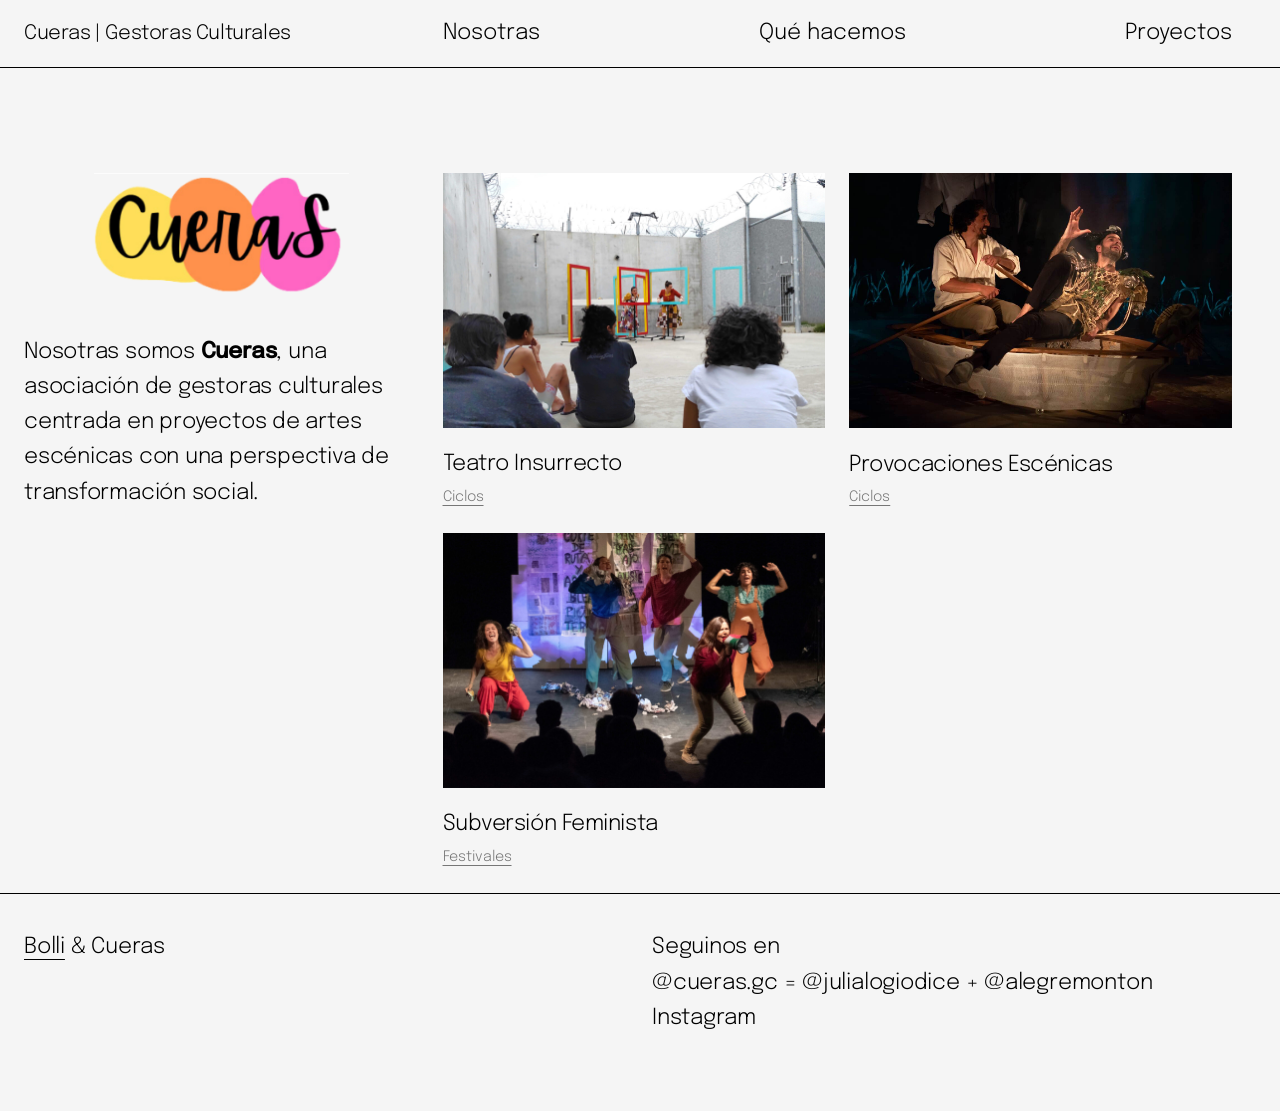
<file: index.html>
<!doctype html>
<html lang="es-AR">
  <head>
    <meta charset="UTF-8" />
    <meta name="viewport" content="width=device-width, initial-scale=1" />
    <meta name="robots" content="max-image-preview:large" />
    <title>Cueras | Gestoras Culturales</title>
    <link rel="stylesheet" href="/assets/css/common.css" />
    <link rel="stylesheet" href="/assets/css/home.css" />
















    <link
      rel="stylesheet"
      id="fewer-style-css"
      href="wp-content/themes/fewer/style.css"
      media="all"
    />
    <link
      rel="icon"
      href="wp-content/uploads/2024/04/cropped-android-chrome-192x192-1-32x32.png"
      sizes="32x32"
    />
    <link
      rel="icon"
      href="wp-content/uploads/2024/04/cropped-android-chrome-192x192-1-192x192.png"
      sizes="192x192"
    />
    <link
      rel="apple-touch-icon"
      href="wp-content/uploads/2024/04/cropped-android-chrome-192x192-1-180x180.png"
    />
    <meta
      name="msapplication-TileImage"
      content="/wp-content/uploads/2024/04/cropped-android-chrome-192x192-1-192x192.png"
    />
  </head>

  <body class="home blog wp-custom-logo wp-embed-responsive wp-theme-fewer">
    <div class="wp-site-blocks">
      <header class="wp-block-template-part">
        <div
          class="wp-block-group has-background-background-color has-background has-global-padding is-layout-constrained wp-container-core-group-is-layout-254f1302 wp-block-group-is-layout-constrained"
          style="
            border-top-style: none;
            border-top-width: 0px;
            border-right-style: none;
            border-right-width: 0px;
            border-bottom-color: var(--wp--preset--color--primary);
            border-bottom-width: 1px;
            border-left-style: none;
            border-left-width: 0px;
            padding-top: 0;
            padding-right: 0;
            padding-bottom: 0;
            padding-left: 0;
          "
        >
          <div
            class="wp-block-columns alignfull are-vertically-aligned-center is-not-stacked-on-mobile is-layout-flex wp-container-core-columns-is-layout-4971f46f wp-block-columns-is-layout-flex"
            style="
              padding-top: var(--wp--preset--spacing--40);
              padding-right: var(--wp--preset--spacing--50);
              padding-bottom: var(--wp--preset--spacing--40);
              padding-left: var(--wp--preset--spacing--50);
            "
          >
            <div
              class="wp-block-column is-vertically-aligned-center is-layout-flow wp-block-column-is-layout-flow"
              style="flex-basis: 33.33%"
            >
              <h1 class="wp-block-site-title">
                <a
                  href="index.html"
                  target="_self"
                  rel="home"
                  aria-current="page"
                  >Cueras | Gestoras Culturales</a
                >
              </h1>
            </div>

            <div
              class="wp-block-column is-vertically-aligned-center is-layout-flow wp-block-column-is-layout-flow"
              style="padding-right: 0; padding-left: 0; flex-basis: 66.66%"
            >
              <nav
                class="is-responsive items-justified-space-between wp-block-navigation is-horizontal is-content-justification-space-between is-layout-flex wp-container-core-navigation-is-layout-52f22772 wp-block-navigation-is-layout-flex"
              >
                <button
                  aria-haspopup="dialog"
                  aria-label="Abrir el menú"
                  class="wp-block-navigation__responsive-container-open"
                >
                  <svg
                    width="24"
                    height="24"
                    xmlns="http://www.w3.org/2000/svg"
                    viewBox="0 0 24 24"
                    aria-hidden="true"
                    focusable="false"
                  >
                    <path d="M4 7.5h16v1.5H4z"></path>
                    <path d="M4 15h16v1.5H4z"></path>
                  </svg>
                </button>
                <div
                  class="wp-block-navigation__responsive-container has-text-color has-primary-color has-background has-background-background-color"
                  id="modal-1"
                  tabindex="-1"
                >
                  <div
                    class="wp-block-navigation__responsive-close"
                    tabindex="-1"
                  >
                    <div
                      class="wp-block-navigation__responsive-dialog"
                    >
                      <button
                        aria-label="Cerrar el menú"
                        class="wp-block-navigation__responsive-container-close"
                      >
                        <svg
                          xmlns="http://www.w3.org/2000/svg"
                          viewBox="0 0 24 24"
                          width="24"
                          height="24"
                          aria-hidden="true"
                          focusable="false"
                        >
                          <path
                            d="m13.06 12 6.47-6.47-1.06-1.06L12 10.94 5.53 4.47 4.47 5.53 10.94 12l-6.47 6.47 1.06 1.06L12 13.06l6.47 6.47 1.06-1.06L13.06 12Z"
                          ></path>
                        </svg>
                      </button>
                      <div
                        class="wp-block-navigation__responsive-container-content"
                        id="modal-1-content"
                      >
                        <ul
                          class="wp-block-navigation__container wp-block-page-list is-responsive items-justified-space-between wp-block-navigation"
                        >
                            <li
                              class="wp-block-pages-list__item wp-block-navigation-item open-on-hover-click"
                            >
                              <a
                                class="wp-block-pages-list__item__link wp-block-navigation-item__content"
                                href="/nosotras/"
                                >Nosotras</a
                              >
                            </li>
                            <li
                              class="wp-block-pages-list__item wp-block-navigation-item open-on-hover-click"
                            >
                              <a
                                class="wp-block-pages-list__item__link wp-block-navigation-item__content"
                                href="/hacemos/"
                                >Qué hacemos</a
                              >
                            </li>
                            <li
                              class="wp-block-pages-list__item wp-block-navigation-item open-on-hover-click"
                            >
                              <a
                                class="wp-block-pages-list__item__link wp-block-navigation-item__content"
                                href="/proyectos/"
                                >Proyectos</a
                              >
                            </li>
                        </ul>
                      </div>
                    </div>
                  </div>
                </div>
              </nav>
            </div>

            <div
              class="wp-block-column is-layout-flow wp-block-column-is-layout-flow"
              style="flex-basis: 0%"
            ></div>
          </div>
        </div>

        <div
          style="height: var(--wp--preset--spacing--80)"
          aria-hidden="true"
          class="wp-block-spacer"
        ></div>
      </header>

      <main
        class="wp-block-group is-layout-flow wp-block-group-is-layout-flow"
        style="min-height: 60vh"
      >
        <div
          class="wp-block-columns alignfull is-layout-flex wp-container-core-columns-is-layout-0111f410 wp-block-columns-is-layout-flex"
          style="
            padding-right: var(--wp--preset--spacing--50);
            padding-left: var(--wp--preset--spacing--50);
          "
        >
          <div
            class="wp-block-column is-layout-flow wp-block-column-is-layout-flow"
            style="flex-basis: 33.33%"
          >
            <p class="has-text-align-center">
              <img
                width="255"
                height="125"
                class="wp-image-183"
                style="width: 255px"
                src="wp-content/uploads/2024/04/logo_cueras_color-e1712429646284.png"
                alt="Logo de Cueras"
                srcset="
                  wp-content/uploads/2024/04/logo_cueras_color-e1712429646284.png         312w,
                  wp-content/uploads/2024/04/logo_cueras_color-e1712429646284-300x147.png 300w
                "
                sizes="(max-width: 255px) 100vw, 255px"
              />
            </p>

            <p>
              Nosotras somos <strong>Cueras</strong>, una asociación de gestoras
              culturales centrada en proyectos de artes escénicas con una
              perspectiva de transformación social.
            </p>
          </div>

          <div
            class="wp-block-column is-layout-flow wp-block-column-is-layout-flow"
            style="flex-basis: 66.7%"
          >
            <div
              class="wp-block-query is-layout-flow wp-block-query-is-layout-flow"
            >
              <ul
                class="columns-2 wp-block-post-template is-layout-grid wp-container-core-post-template-is-layout-02493678 wp-block-post-template-is-layout-grid"
              >
                <li
                  class="wp-block-post post-102 post type-post status-publish format-standard has-post-thumbnail hentry category-ciclos"
                >
                  <figure class="wp-block-post-featured-image">
                    <img
                      width="2560"
                      height="1707"
                      src="wp-content/uploads/2024/04/insurrecto03-scaled.jpg"
                      class="attachment-post-thumbnail size-post-thumbnail wp-post-image"
                      alt="Teatro Insurrecto"
                      style="object-fit: cover"
                      decoding="async"
                      fetchpriority="high"
                      srcset="
                        wp-content/uploads/2024/04/insurrecto03-scaled.jpg    2560w,
                        wp-content/uploads/2024/04/insurrecto03-300x200.jpg    300w,
                        wp-content/uploads/2024/04/insurrecto03-1024x683.jpg  1024w,
                        wp-content/uploads/2024/04/insurrecto03-768x512.jpg    768w,
                        wp-content/uploads/2024/04/insurrecto03-1536x1024.jpg 1536w,
                        wp-content/uploads/2024/04/insurrecto03-2048x1365.jpg 2048w
                      "
                      sizes="(max-width: 2560px) 100vw, 2560px"
                    />
                  </figure>

                  <div
                    class="wp-block-group is-vertical is-layout-flex wp-container-core-group-is-layout-d94e8b6a wp-block-group-is-layout-flex"
                    style="
                      padding-top: 0px;
                      padding-right: 0px;
                      padding-bottom: 0px;
                      padding-left: 0px;
                    "
                  >
                    <h2
                      style="
                        font-size: clamp(
                          0.918rem,
                          0.918rem + ((1vw - 0.2rem) * 1.087),
                          1.38rem
                        );
                        font-style: normal;
                        font-weight: 300;
                      "
                      class="wp-block-post-title"
                    >
                      <a
                        href="./proyectos/teatro-insurrecto/index.html"
                        target="_self"
                        >Teatro Insurrecto</a
                      >
                    </h2>

                    <div
                      class="taxonomy-category has-link-color wp-elements-c70ef12677b9e53827ebb414f0e12a1b wp-block-post-terms has-text-color has-secondary-color"
                    >
                      <a href="category/ciclos/index.html" rel="tag">Ciclos</a>
                    </div>
                  </div>
                </li>
                <li
                  class="wp-block-post post-36 post type-post status-publish format-standard has-post-thumbnail hentry category-ciclos"
                >
                  <figure class="wp-block-post-featured-image">
                    <img
                      width="1371"
                      height="914"
                      src="wp-content/uploads/2024/04/provocaciones04-1.jpg"
                      class="attachment-post-thumbnail size-post-thumbnail wp-post-image"
                      alt="Provocaciones Escénicas"
                      style="object-fit: cover"
                      loading="lazy"
                      decoding="async"
                      srcset="
                        wp-content/uploads/2024/04/provocaciones04-1.jpg          1371w,
                        wp-content/uploads/2024/04/provocaciones04-1-300x200.jpg   300w,
                        wp-content/uploads/2024/04/provocaciones04-1-1024x683.jpg 1024w,
                        wp-content/uploads/2024/04/provocaciones04-1-768x512.jpg   768w
                      "
                      sizes="(max-width: 1371px) 100vw, 1371px"
                    />
                  </figure>

                  <div
                    class="wp-block-group is-vertical is-layout-flex wp-container-core-group-is-layout-d94e8b6a wp-block-group-is-layout-flex"
                    style="
                      padding-top: 0px;
                      padding-right: 0px;
                      padding-bottom: 0px;
                      padding-left: 0px;
                    "
                  >
                    <h2
                      style="
                        font-size: clamp(
                          0.918rem,
                          0.918rem + ((1vw - 0.2rem) * 1.087),
                          1.38rem
                        );
                        font-style: normal;
                        font-weight: 300;
                      "
                      class="wp-block-post-title"
                    >
                      <a
                        href="./proyectos/provocaciones-escenicas/index.html"
                        target="_self"
                        >Provocaciones Escénicas</a
                      >
                    </h2>

                    <div
                      class="taxonomy-category has-link-color wp-elements-c70ef12677b9e53827ebb414f0e12a1b wp-block-post-terms has-text-color has-secondary-color"
                    >
                      <a href="category/ciclos/index.html" rel="tag">Ciclos</a>
                    </div>
                  </div>
                </li>
                <li
                  class="wp-block-post post-1 post type-post status-publish format-standard has-post-thumbnail hentry category-festivales"
                >
                  <figure class="wp-block-post-featured-image">
                    <img
                      width="2560"
                      height="1707"
                      src="wp-content/uploads/2024/04/subversion02-scaled.jpg"
                      class="attachment-post-thumbnail size-post-thumbnail wp-post-image"
                      alt="Subversión Feminista"
                      style="object-fit: cover"
                      loading="lazy"
                      decoding="async"
                      srcset="
                        wp-content/uploads/2024/04/subversion02-scaled.jpg    2560w,
                        wp-content/uploads/2024/04/subversion02-300x200.jpg    300w,
                        wp-content/uploads/2024/04/subversion02-1024x683.jpg  1024w,
                        wp-content/uploads/2024/04/subversion02-768x512.jpg    768w,
                        wp-content/uploads/2024/04/subversion02-1536x1024.jpg 1536w,
                        wp-content/uploads/2024/04/subversion02-2048x1365.jpg 2048w
                      "
                      sizes="(max-width: 2560px) 100vw, 2560px"
                    />
                  </figure>

                  <div
                    class="wp-block-group is-vertical is-layout-flex wp-container-core-group-is-layout-d94e8b6a wp-block-group-is-layout-flex"
                    style="
                      padding-top: 0px;
                      padding-right: 0px;
                      padding-bottom: 0px;
                      padding-left: 0px;
                    "
                  >
                    <h2
                      style="
                        font-size: clamp(
                          0.918rem,
                          0.918rem + ((1vw - 0.2rem) * 1.087),
                          1.38rem
                        );
                        font-style: normal;
                        font-weight: 300;
                      "
                      class="wp-block-post-title"
                    >
                      <a
                        href="./proyectos/subversion-feminista/index.html"
                        target="_self"
                        >Subversión Feminista</a
                      >
                    </h2>

                    <div
                      class="taxonomy-category has-link-color wp-elements-c70ef12677b9e53827ebb414f0e12a1b wp-block-post-terms has-text-color has-secondary-color"
                    >
                      <a href="category/festivales/index.html" rel="tag"
                        >Festivales</a
                      >
                    </div>
                  </div>
                </li>
              </ul>
            </div>
          </div>

          <div
            class="wp-block-column is-layout-flow wp-block-column-is-layout-flow"
            style="flex-basis: 0%"
          ></div>
        </div>
      </main>

      <footer class="wp-block-template-part">
        <div
          class="wp-block-group has-global-padding is-layout-constrained wp-block-group-is-layout-constrained"
          style="
            border-top-color: var(--wp--preset--color--primary);
            border-top-width: 1px;
            border-right-style: none;
            border-right-width: 0px;
            border-bottom-style: none;
            border-bottom-width: 0px;
            border-left-style: none;
            border-left-width: 0px;
          "
        >
          <div
            class="wp-block-columns alignfull is-layout-flex wp-container-core-columns-is-layout-fdd9c2b1 wp-block-columns-is-layout-flex"
            style="
              padding-top: var(--wp--preset--spacing--60);
              padding-right: var(--wp--preset--spacing--50);
              padding-bottom: var(--wp--preset--spacing--60);
              padding-left: var(--wp--preset--spacing--50);
            "
          >
            <div
              class="wp-block-column is-layout-flow wp-block-column-is-layout-flow"
            >
              <p>
                <a href="https://www.bolli.ar" target="_blank" rel="noopener"
                  >Bolli</a
                >
                &amp; Cueras
              </p>
            </div>

            <div
              class="wp-block-column is-layout-flow wp-block-column-is-layout-flow"
            >
              <p>
                Seguinos en<br />@cueras.gc = @julialogiodice + @alegremonton<br />Instagram
              </p>
            </div>
          </div>
        </div>

        <div
          class="wp-block-columns is-layout-flex wp-container-core-columns-is-layout-0111f410 wp-block-columns-is-layout-flex"
          style="
            padding-right: var(--wp--preset--spacing--50);
            padding-left: var(--wp--preset--spacing--50);
          "
        ></div>
      </footer>
    </div>
    <script src="/assets/site.js" defer></script>
  </body>
</html>
</file>
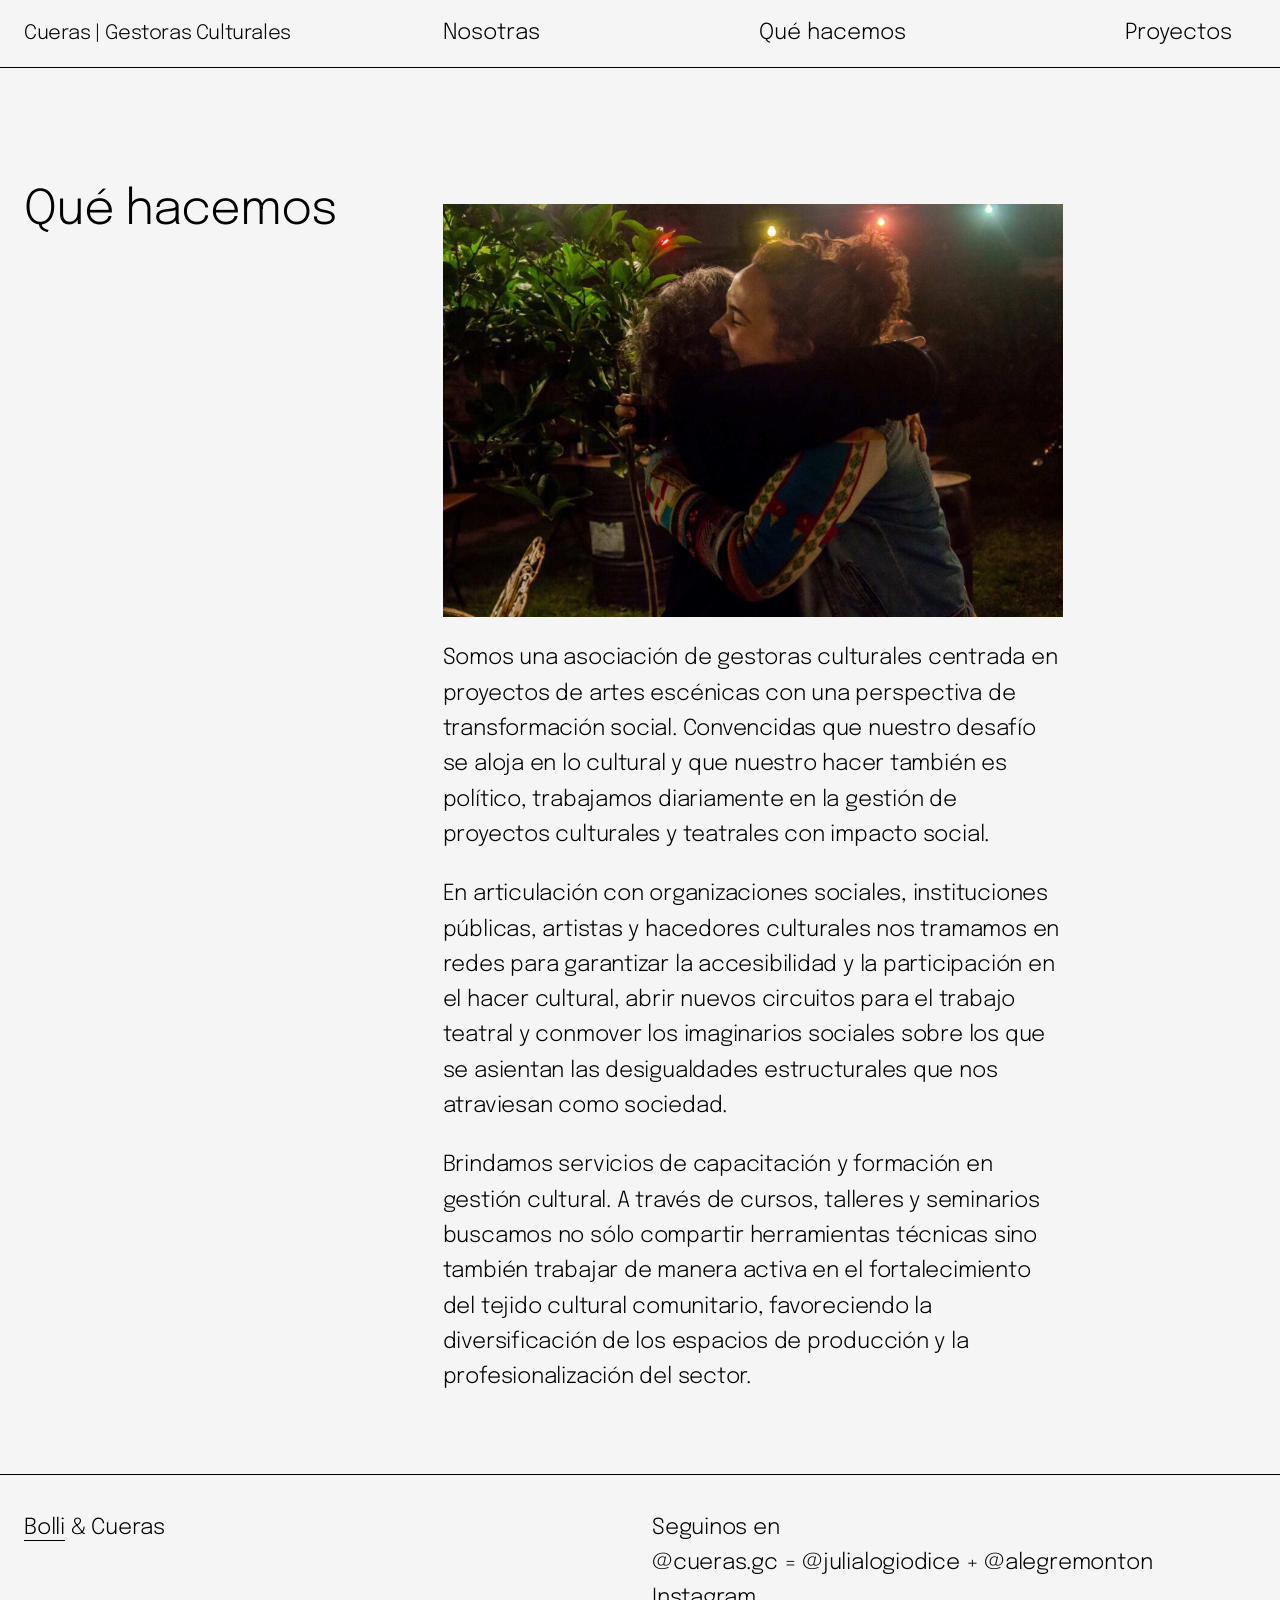
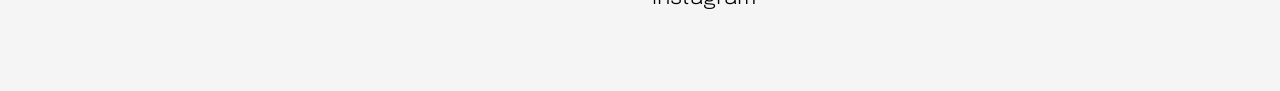
<file: hacemos/index.html>
<!doctype html>
<html lang="es-AR">
  <head>
    <meta charset="UTF-8" />
    <meta name="viewport" content="width=device-width, initial-scale=1" />
    <meta name="robots" content="max-image-preview:large" />
    <title>Qué hacemos &#8211; Cueras | Gestoras Culturales</title>
    <link rel="stylesheet" href="/assets/css/common.css" />
    <link rel="stylesheet" href="/assets/css/hacemos.css" />















    <link
      rel="stylesheet"
      id="fewer-style-css"
      href="../wp-content/themes/fewer/style.css"
      media="all"
    />
    <link
      rel="icon"
      href="../wp-content/uploads/2024/04/cropped-android-chrome-192x192-1-32x32.png"
      sizes="32x32"
    />
    <link
      rel="icon"
      href="../wp-content/uploads/2024/04/cropped-android-chrome-192x192-1-192x192.png"
      sizes="192x192"
    />
    <link
      rel="apple-touch-icon"
      href="../wp-content/uploads/2024/04/cropped-android-chrome-192x192-1-180x180.png"
    />
    <meta
      name="msapplication-TileImage"
      content="/wp-content/uploads/2024/04/cropped-android-chrome-192x192-1-192x192.png"
    />
  </head>

  <body
    class="wp-singular page-template-default page page-id-74 wp-custom-logo wp-embed-responsive wp-theme-fewer"
  >
    <div class="wp-site-blocks">
      <header class="wp-block-template-part">
        <div
          class="wp-block-group has-background-background-color has-background has-global-padding is-layout-constrained wp-container-core-group-is-layout-254f1302 wp-block-group-is-layout-constrained"
          style="
            border-top-style: none;
            border-top-width: 0px;
            border-right-style: none;
            border-right-width: 0px;
            border-bottom-color: var(--wp--preset--color--primary);
            border-bottom-width: 1px;
            border-left-style: none;
            border-left-width: 0px;
            padding-top: 0;
            padding-right: 0;
            padding-bottom: 0;
            padding-left: 0;
          "
        >
          <div
            class="wp-block-columns alignfull are-vertically-aligned-center is-not-stacked-on-mobile is-layout-flex wp-container-core-columns-is-layout-4971f46f wp-block-columns-is-layout-flex"
            style="
              padding-top: var(--wp--preset--spacing--40);
              padding-right: var(--wp--preset--spacing--50);
              padding-bottom: var(--wp--preset--spacing--40);
              padding-left: var(--wp--preset--spacing--50);
            "
          >
            <div
              class="wp-block-column is-vertically-aligned-center is-layout-flow wp-block-column-is-layout-flow"
              style="flex-basis: 33.33%"
            >
              <p class="wp-block-site-title">
                <a href="../index.html" target="_self" rel="home"
                  >Cueras | Gestoras Culturales</a
                >
              </p>
            </div>

            <div
              class="wp-block-column is-vertically-aligned-center is-layout-flow wp-block-column-is-layout-flow"
              style="padding-right: 0; padding-left: 0; flex-basis: 66.66%"
            >
              <nav
                class="is-responsive items-justified-space-between wp-block-navigation is-horizontal is-content-justification-space-between is-layout-flex wp-container-core-navigation-is-layout-52f22772 wp-block-navigation-is-layout-flex"
              >
                <button
                  aria-haspopup="dialog"
                  aria-label="Abrir el menú"
                  class="wp-block-navigation__responsive-container-open"
                >
                  <svg
                    width="24"
                    height="24"
                    xmlns="http://www.w3.org/2000/svg"
                    viewBox="0 0 24 24"
                    aria-hidden="true"
                    focusable="false"
                  >
                    <path d="M4 7.5h16v1.5H4z"></path>
                    <path d="M4 15h16v1.5H4z"></path>
                  </svg>
                </button>
                <div
                  class="wp-block-navigation__responsive-container has-text-color has-primary-color has-background has-background-background-color"
                  id="modal-1"
                  tabindex="-1"
                >
                  <div
                    class="wp-block-navigation__responsive-close"
                    tabindex="-1"
                  >
                    <div
                      class="wp-block-navigation__responsive-dialog"
                    >
                      <button
                        aria-label="Cerrar el menú"
                        class="wp-block-navigation__responsive-container-close"
                      >
                        <svg
                          xmlns="http://www.w3.org/2000/svg"
                          viewBox="0 0 24 24"
                          width="24"
                          height="24"
                          aria-hidden="true"
                          focusable="false"
                        >
                          <path
                            d="m13.06 12 6.47-6.47-1.06-1.06L12 10.94 5.53 4.47 4.47 5.53 10.94 12l-6.47 6.47 1.06 1.06L12 13.06l6.47 6.47 1.06-1.06L13.06 12Z"
                          ></path>
                        </svg>
                      </button>
                      <div
                        class="wp-block-navigation__responsive-container-content"
                        id="modal-1-content"
                      >
                        <ul
                          class="wp-block-navigation__container wp-block-page-list is-responsive items-justified-space-between wp-block-navigation"
                        >
                            <li
                              class="wp-block-pages-list__item wp-block-navigation-item open-on-hover-click"
                            >
                              <a
                                class="wp-block-pages-list__item__link wp-block-navigation-item__content"
                                href="/nosotras/"
                                >Nosotras</a
                              >
                            </li>
                            <li
                              class="wp-block-pages-list__item current-menu-item wp-block-navigation-item open-on-hover-click"
                            >
                              <a
                                class="wp-block-pages-list__item__link wp-block-navigation-item__content"
                                href="/hacemos/"
                                aria-current="page"
                                >Qué hacemos</a
                              >
                            </li>
                            <li
                              class="wp-block-pages-list__item wp-block-navigation-item open-on-hover-click"
                            >
                              <a
                                class="wp-block-pages-list__item__link wp-block-navigation-item__content"
                                href="/proyectos/"
                                >Proyectos</a
                              >
                            </li>
                        </ul>
                      </div>
                    </div>
                  </div>
                </div>
              </nav>
            </div>

            <div
              class="wp-block-column is-layout-flow wp-block-column-is-layout-flow"
              style="flex-basis: 0%"
            ></div>
          </div>
        </div>

        <div
          style="height: var(--wp--preset--spacing--80)"
          aria-hidden="true"
          class="wp-block-spacer"
        ></div>
      </header>

      <main
        class="wp-block-group has-global-padding is-layout-constrained wp-block-group-is-layout-constrained"
        style="border-style: none; border-width: 0px; min-height: 50vh"
      >
        <div
          class="wp-block-columns alignfull is-layout-flex wp-container-core-columns-is-layout-a351acff wp-block-columns-is-layout-flex"
          style="
            padding-top: var(--wp--preset--spacing--20);
            padding-right: var(--wp--preset--spacing--50);
            padding-bottom: var(--wp--preset--spacing--70);
            padding-left: var(--wp--preset--spacing--50);
          "
        >
          <div
            class="wp-block-column is-layout-flow wp-block-column-is-layout-flow"
            style="flex-basis: 35%"
          >
            <h1 class="wp-block-post-title">Qué hacemos</h1>
          </div>

          <div
            class="wp-block-column is-layout-flow wp-block-column-is-layout-flow"
            style="flex-basis: 55%"
          >
            <div
              style="min-height: 50vh"
              class="entry-content wp-block-post-content is-layout-flow wp-block-post-content-is-layout-flow"
            >
              <p></p>

              <figure class="wp-block-image size-large">
                <img
                  fetchpriority="high"
                  decoding="async"
                  width="1024"
                  height="682"
                  src="../wp-content/uploads/2024/04/cueras_horizontal-1024x682.jpg"
                  alt="Dos integrantes de Cueras se abrazan durante una actividad cultural"
                  class="wp-image-140"
                  srcset="
                    ../wp-content/uploads/2024/04/cueras_horizontal-1024x682.jpg 1024w,
                    ../wp-content/uploads/2024/04/cueras_horizontal-300x200.jpg   300w,
                    ../wp-content/uploads/2024/04/cueras_horizontal-768x512.jpg   768w,
                    ../wp-content/uploads/2024/04/cueras_horizontal.jpg          1417w
                  "
                  sizes="(max-width: 1024px) 100vw, 1024px"
                />
              </figure>

              <p>
                Somos una asociación de gestoras culturales centrada en
                proyectos de artes escénicas con una perspectiva de
                transformación social. Convencidas que nuestro desafío se aloja
                en lo cultural y que nuestro hacer también es político,
                trabajamos diariamente en la gestión de proyectos culturales y
                teatrales con impacto social.
              </p>

              <p>
                En articulación con organizaciones sociales, instituciones
                públicas, artistas y hacedores culturales nos tramamos en redes
                para garantizar la accesibilidad y la participación en el hacer
                cultural, abrir nuevos circuitos para el trabajo teatral y
                conmover los imaginarios sociales sobre los que se asientan las
                desigualdades estructurales que nos atraviesan como sociedad.
              </p>

              <p>
                Brindamos servicios de capacitación y formación en gestión
                cultural. A través de cursos, talleres y seminarios buscamos no
                sólo compartir herramientas técnicas sino también trabajar de
                manera activa en el fortalecimiento del tejido cultural
                comunitario, favoreciendo la diversificación de los espacios de
                producción y la profesionalización del sector.
              </p>
            </div>
          </div>

          <div
            class="wp-block-column is-layout-flow wp-block-column-is-layout-flow"
            style="flex-basis: 15%"
          ></div>
        </div>
      </main>

      <footer class="wp-block-template-part">
        <div
          class="wp-block-group has-global-padding is-layout-constrained wp-block-group-is-layout-constrained"
          style="
            border-top-color: var(--wp--preset--color--primary);
            border-top-width: 1px;
            border-right-style: none;
            border-right-width: 0px;
            border-bottom-style: none;
            border-bottom-width: 0px;
            border-left-style: none;
            border-left-width: 0px;
          "
        >
          <div
            class="wp-block-columns alignfull is-layout-flex wp-container-core-columns-is-layout-fdd9c2b1 wp-block-columns-is-layout-flex"
            style="
              padding-top: var(--wp--preset--spacing--60);
              padding-right: var(--wp--preset--spacing--50);
              padding-bottom: var(--wp--preset--spacing--60);
              padding-left: var(--wp--preset--spacing--50);
            "
          >
            <div
              class="wp-block-column is-layout-flow wp-block-column-is-layout-flow"
            >
              <p>
                <a href="https://www.bolli.ar" target="_blank" rel="noopener"
                  >Bolli</a
                >
                &amp; Cueras
              </p>
            </div>

            <div
              class="wp-block-column is-layout-flow wp-block-column-is-layout-flow"
            >
              <p>
                Seguinos en<br />@cueras.gc = @julialogiodice + @alegremonton<br />Instagram
              </p>
            </div>
          </div>
        </div>

        <div
          class="wp-block-columns is-layout-flex wp-container-core-columns-is-layout-0111f410 wp-block-columns-is-layout-flex"
          style="
            padding-right: var(--wp--preset--spacing--50);
            padding-left: var(--wp--preset--spacing--50);
          "
        ></div>
      </footer>
    </div>
    <script src="/assets/site.js" defer></script>
  </body>
</html>
</file>
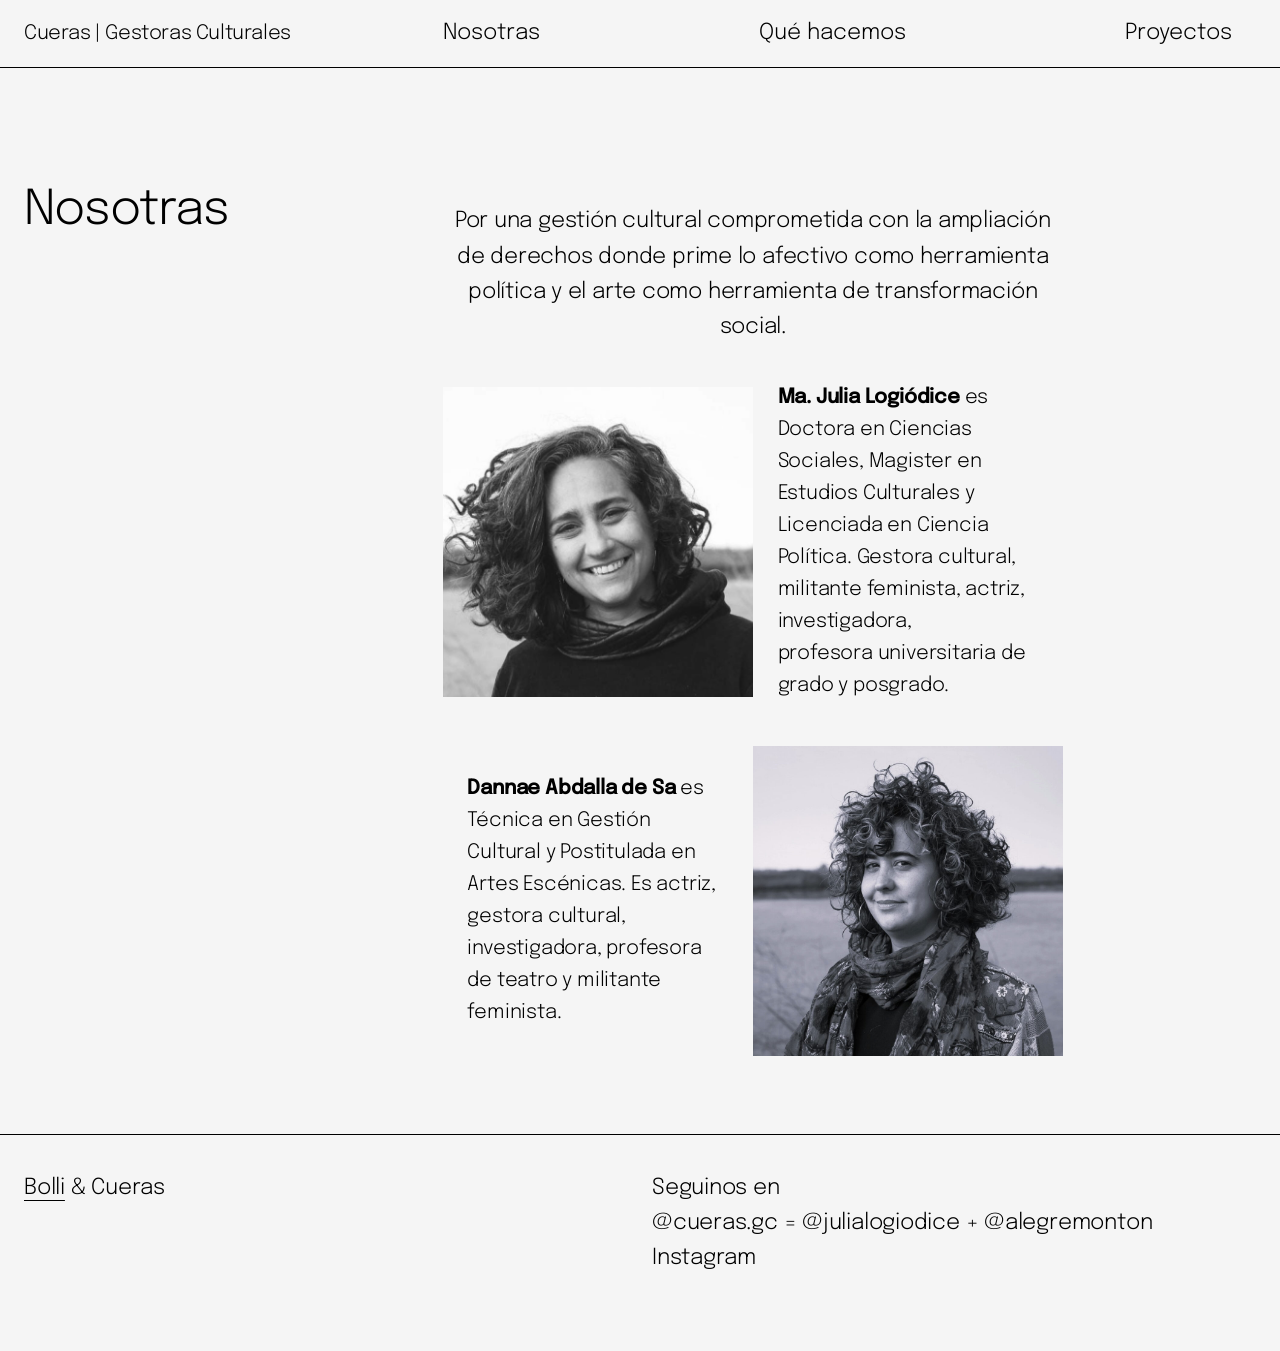
<file: nosotras/index.html>
<!doctype html>
<html lang="es-AR">
  <head>
    <meta charset="UTF-8" />
    <meta name="viewport" content="width=device-width, initial-scale=1" />
    <meta name="robots" content="max-image-preview:large" />
    <title>Nosotras &#8211; Cueras | Gestoras Culturales</title>
    <link rel="stylesheet" href="/assets/css/common.css" />
    <link rel="stylesheet" href="/assets/css/nosotras.css" />















    <link
      rel="stylesheet"
      id="fewer-style-css"
      href="../wp-content/themes/fewer/style.css"
      media="all"
    />
    <link
      rel="icon"
      href="../wp-content/uploads/2024/04/cropped-android-chrome-192x192-1-32x32.png"
      sizes="32x32"
    />
    <link
      rel="icon"
      href="../wp-content/uploads/2024/04/cropped-android-chrome-192x192-1-192x192.png"
      sizes="192x192"
    />
    <link
      rel="apple-touch-icon"
      href="../wp-content/uploads/2024/04/cropped-android-chrome-192x192-1-180x180.png"
    />
    <meta
      name="msapplication-TileImage"
      content="/wp-content/uploads/2024/04/cropped-android-chrome-192x192-1-192x192.png"
    />
  </head>

  <body
    class="wp-singular page-template-default page page-id-39 wp-custom-logo wp-embed-responsive wp-theme-fewer"
  >
    <div class="wp-site-blocks">
      <header class="wp-block-template-part">
        <div
          class="wp-block-group has-background-background-color has-background has-global-padding is-layout-constrained wp-container-core-group-is-layout-254f1302 wp-block-group-is-layout-constrained"
          style="
            border-top-style: none;
            border-top-width: 0px;
            border-right-style: none;
            border-right-width: 0px;
            border-bottom-color: var(--wp--preset--color--primary);
            border-bottom-width: 1px;
            border-left-style: none;
            border-left-width: 0px;
            padding-top: 0;
            padding-right: 0;
            padding-bottom: 0;
            padding-left: 0;
          "
        >
          <div
            class="wp-block-columns alignfull are-vertically-aligned-center is-not-stacked-on-mobile is-layout-flex wp-container-core-columns-is-layout-4971f46f wp-block-columns-is-layout-flex"
            style="
              padding-top: var(--wp--preset--spacing--40);
              padding-right: var(--wp--preset--spacing--50);
              padding-bottom: var(--wp--preset--spacing--40);
              padding-left: var(--wp--preset--spacing--50);
            "
          >
            <div
              class="wp-block-column is-vertically-aligned-center is-layout-flow wp-block-column-is-layout-flow"
              style="flex-basis: 33.33%"
            >
              <p class="wp-block-site-title">
                <a href="../index.html" target="_self" rel="home"
                  >Cueras | Gestoras Culturales</a
                >
              </p>
            </div>

            <div
              class="wp-block-column is-vertically-aligned-center is-layout-flow wp-block-column-is-layout-flow"
              style="padding-right: 0; padding-left: 0; flex-basis: 66.66%"
            >
              <nav
                class="is-responsive items-justified-space-between wp-block-navigation is-horizontal is-content-justification-space-between is-layout-flex wp-container-core-navigation-is-layout-52f22772 wp-block-navigation-is-layout-flex"
              >
                <button
                  aria-haspopup="dialog"
                  aria-label="Abrir el menú"
                  class="wp-block-navigation__responsive-container-open"
                >
                  <svg
                    width="24"
                    height="24"
                    xmlns="http://www.w3.org/2000/svg"
                    viewBox="0 0 24 24"
                    aria-hidden="true"
                    focusable="false"
                  >
                    <path d="M4 7.5h16v1.5H4z"></path>
                    <path d="M4 15h16v1.5H4z"></path>
                  </svg>
                </button>
                <div
                  class="wp-block-navigation__responsive-container has-text-color has-primary-color has-background has-background-background-color"
                  id="modal-1"
                  tabindex="-1"
                >
                  <div
                    class="wp-block-navigation__responsive-close"
                    tabindex="-1"
                  >
                    <div
                      class="wp-block-navigation__responsive-dialog"
                    >
                      <button
                        aria-label="Cerrar el menú"
                        class="wp-block-navigation__responsive-container-close"
                      >
                        <svg
                          xmlns="http://www.w3.org/2000/svg"
                          viewBox="0 0 24 24"
                          width="24"
                          height="24"
                          aria-hidden="true"
                          focusable="false"
                        >
                          <path
                            d="m13.06 12 6.47-6.47-1.06-1.06L12 10.94 5.53 4.47 4.47 5.53 10.94 12l-6.47 6.47 1.06 1.06L12 13.06l6.47 6.47 1.06-1.06L13.06 12Z"
                          ></path>
                        </svg>
                      </button>
                      <div
                        class="wp-block-navigation__responsive-container-content"
                        id="modal-1-content"
                      >
                        <ul
                          class="wp-block-navigation__container wp-block-page-list is-responsive items-justified-space-between wp-block-navigation"
                        >
                            <li
                              class="wp-block-pages-list__item current-menu-item wp-block-navigation-item open-on-hover-click"
                            >
                              <a
                                class="wp-block-pages-list__item__link wp-block-navigation-item__content"
                                href="/nosotras/"
                                aria-current="page"
                                >Nosotras</a
                              >
                            </li>
                            <li
                              class="wp-block-pages-list__item wp-block-navigation-item open-on-hover-click"
                            >
                              <a
                                class="wp-block-pages-list__item__link wp-block-navigation-item__content"
                                href="/hacemos/"
                                >Qué hacemos</a
                              >
                            </li>
                            <li
                              class="wp-block-pages-list__item wp-block-navigation-item open-on-hover-click"
                            >
                              <a
                                class="wp-block-pages-list__item__link wp-block-navigation-item__content"
                                href="/proyectos/"
                                >Proyectos</a
                              >
                            </li>
                        </ul>
                      </div>
                    </div>
                  </div>
                </div>
              </nav>
            </div>

            <div
              class="wp-block-column is-layout-flow wp-block-column-is-layout-flow"
              style="flex-basis: 0%"
            ></div>
          </div>
        </div>

        <div
          style="height: var(--wp--preset--spacing--80)"
          aria-hidden="true"
          class="wp-block-spacer"
        ></div>
      </header>

      <main
        class="wp-block-group has-global-padding is-layout-constrained wp-block-group-is-layout-constrained"
        style="border-style: none; border-width: 0px; min-height: 50vh"
      >
        <div
          class="wp-block-columns alignfull is-layout-flex wp-container-core-columns-is-layout-a351acff wp-block-columns-is-layout-flex"
          style="
            padding-top: var(--wp--preset--spacing--20);
            padding-right: var(--wp--preset--spacing--50);
            padding-bottom: var(--wp--preset--spacing--70);
            padding-left: var(--wp--preset--spacing--50);
          "
        >
          <div
            class="wp-block-column is-layout-flow wp-block-column-is-layout-flow"
            style="flex-basis: 35%"
          >
            <h1 class="wp-block-post-title">Nosotras</h1>
          </div>

          <div
            class="wp-block-column is-layout-flow wp-block-column-is-layout-flow"
            style="flex-basis: 55%"
          >
            <div
              style="min-height: 50vh"
              class="entry-content wp-block-post-content is-layout-flow wp-block-post-content-is-layout-flow"
            >
              <p></p>

              <p class="has-text-align-center">
                Por una gestión cultural comprometida con la ampliación de
                derechos donde prime lo afectivo como herramienta política y el
                arte como herramienta de transformación social.
              </p>

              <div
                class="wp-block-media-text is-stacked-on-mobile has-medium-font-size"
                style="
                  margin-top: var(--wp--preset--spacing--40);
                  margin-right: 0;
                  margin-bottom: var(--wp--preset--spacing--40);
                  margin-left: 0;
                  padding-top: 0;
                  padding-right: 0;
                  padding-bottom: 0;
                  padding-left: 0;
                "
              >
                <figure class="wp-block-media-text__media">
                  <img
                    fetchpriority="high"
                    decoding="async"
                    width="639"
                    height="639"
                    src="../wp-content/uploads/2024/04/equipo_julia.jpg"
                    alt="Ma. Julia Logiódice"
                    class="wp-image-122 size-full"
                    srcset="
                      ../wp-content/uploads/2024/04/equipo_julia.jpg         639w,
                      ../wp-content/uploads/2024/04/equipo_julia-300x300.jpg 300w,
                      ../wp-content/uploads/2024/04/equipo_julia-150x150.jpg 150w
                    "
                    sizes="(max-width: 639px) 100vw, 639px"
                  />
                </figure>
                <div class="wp-block-media-text__content">
                  <p>
                    <strong>Ma. Julia Logiódice</strong> es Doctora en Ciencias
                    Sociales, Magister en Estudios Culturales y Licenciada en
                    Ciencia Política. Gestora cultural, militante feminista,
                    actriz, investigadora,<br />profesora universitaria de grado
                    y posgrado.
                  </p>
                </div>
              </div>

              <div
                class="wp-block-media-text has-media-on-the-right is-stacked-on-mobile has-medium-font-size"
              >
                <div class="wp-block-media-text__content">
                  <p>
                    <strong>Dannae Abdalla de Sa</strong> es Técnica en Gestión
                    Cultural y Postitulada en Artes Escénicas. Es actriz,
                    gestora cultural, investigadora, profesora de teatro y
                    militante feminista.
                  </p>
                </div>
                <figure class="wp-block-media-text__media">
                  <img
                    loading="lazy"
                    decoding="async"
                    width="1024"
                    height="1024"
                    src="../wp-content/uploads/2024/04/equipo_dannae-1024x1024.jpg"
                    alt="Dannae Abdalla de Sa"
                    class="wp-image-121 size-full"
                    srcset="
                      ../wp-content/uploads/2024/04/equipo_dannae-1024x1024.jpg 1024w,
                      ../wp-content/uploads/2024/04/equipo_dannae-300x300.jpg    300w,
                      ../wp-content/uploads/2024/04/equipo_dannae-150x150.jpg    150w,
                      ../wp-content/uploads/2024/04/equipo_dannae-768x768.jpg    768w,
                      ../wp-content/uploads/2024/04/equipo_dannae.jpg           1066w
                    "
                    sizes="(max-width: 1024px) 100vw, 1024px"
                  />
                </figure>
              </div>
            </div>
          </div>

          <div
            class="wp-block-column is-layout-flow wp-block-column-is-layout-flow"
            style="flex-basis: 15%"
          ></div>
        </div>
      </main>

      <footer class="wp-block-template-part">
        <div
          class="wp-block-group has-global-padding is-layout-constrained wp-block-group-is-layout-constrained"
          style="
            border-top-color: var(--wp--preset--color--primary);
            border-top-width: 1px;
            border-right-style: none;
            border-right-width: 0px;
            border-bottom-style: none;
            border-bottom-width: 0px;
            border-left-style: none;
            border-left-width: 0px;
          "
        >
          <div
            class="wp-block-columns alignfull is-layout-flex wp-container-core-columns-is-layout-fdd9c2b1 wp-block-columns-is-layout-flex"
            style="
              padding-top: var(--wp--preset--spacing--60);
              padding-right: var(--wp--preset--spacing--50);
              padding-bottom: var(--wp--preset--spacing--60);
              padding-left: var(--wp--preset--spacing--50);
            "
          >
            <div
              class="wp-block-column is-layout-flow wp-block-column-is-layout-flow"
            >
              <p>
                <a href="https://www.bolli.ar" target="_blank" rel="noopener"
                  >Bolli</a
                >
                &amp; Cueras
              </p>
            </div>

            <div
              class="wp-block-column is-layout-flow wp-block-column-is-layout-flow"
            >
              <p>
                Seguinos en<br />@cueras.gc = @julialogiodice + @alegremonton<br />Instagram
              </p>
            </div>
          </div>
        </div>

        <div
          class="wp-block-columns is-layout-flex wp-container-core-columns-is-layout-0111f410 wp-block-columns-is-layout-flex"
          style="
            padding-right: var(--wp--preset--spacing--50);
            padding-left: var(--wp--preset--spacing--50);
          "
        ></div>
      </footer>
    </div>
    <script src="/assets/site.js" defer></script>
  </body>
</html>
</file>
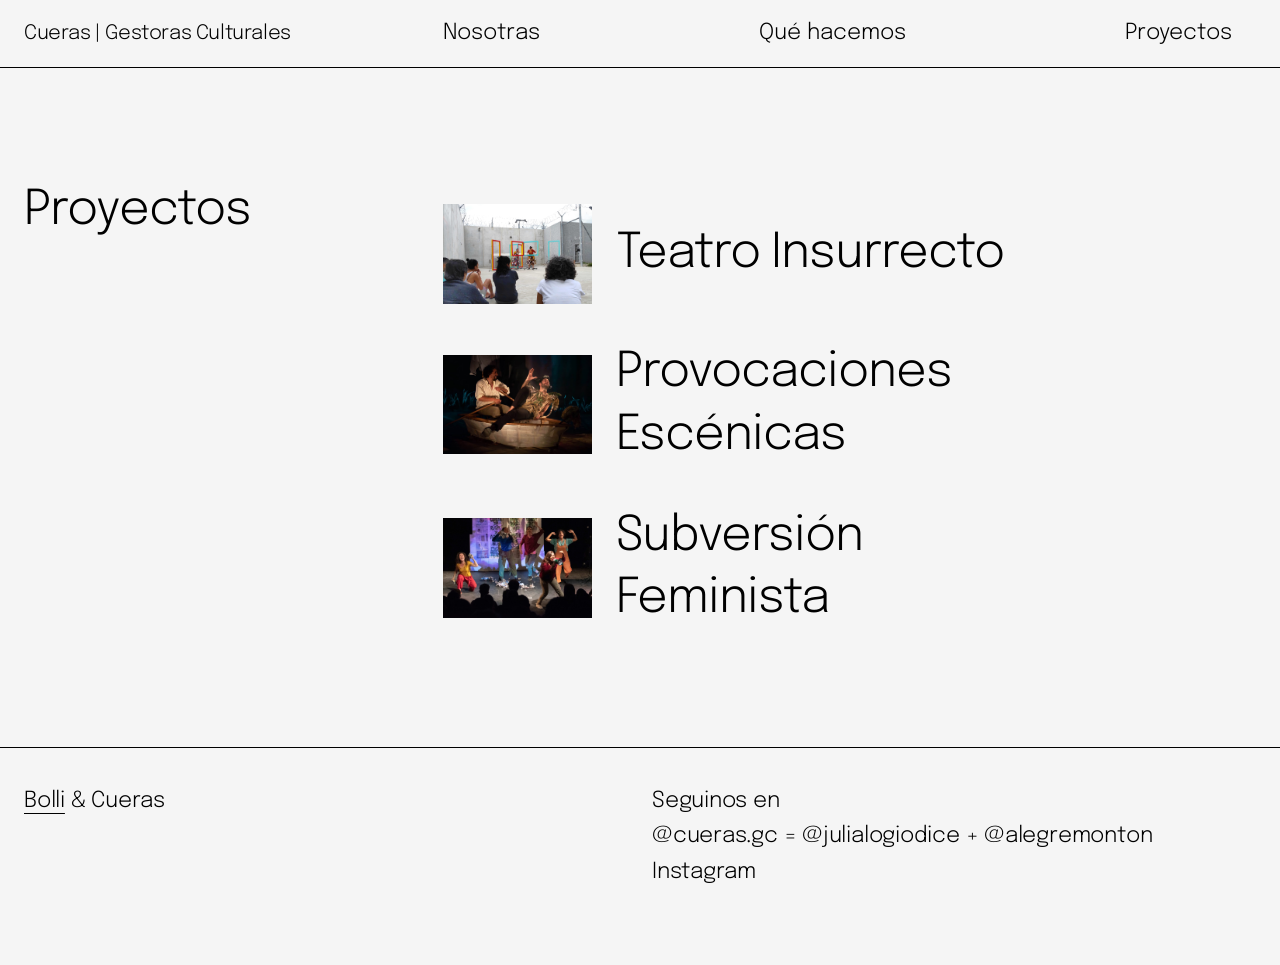
<file: proyectos/index.html>
<!doctype html>
<html lang="es-AR">
  <head>
    <meta charset="UTF-8" />
    <meta name="viewport" content="width=device-width, initial-scale=1" />
    <meta name="robots" content="max-image-preview:large" />
    <title>Proyectos &#8211; Cueras | Gestoras Culturales</title>
    <link rel="stylesheet" href="/assets/css/common.css" />
    <link rel="stylesheet" href="/assets/css/proyectos.css" />
















    <link
      rel="stylesheet"
      id="fewer-style-css"
      href="../wp-content/themes/fewer/style.css"
      media="all"
    />
    <link
      rel="icon"
      href="../wp-content/uploads/2024/04/cropped-android-chrome-192x192-1-32x32.png"
      sizes="32x32"
    />
    <link
      rel="icon"
      href="../wp-content/uploads/2024/04/cropped-android-chrome-192x192-1-192x192.png"
      sizes="192x192"
    />
    <link
      rel="apple-touch-icon"
      href="../wp-content/uploads/2024/04/cropped-android-chrome-192x192-1-180x180.png"
    />
    <meta
      name="msapplication-TileImage"
      content="/wp-content/uploads/2024/04/cropped-android-chrome-192x192-1-192x192.png"
    />
  </head>

  <body
    class="wp-singular page-template-default page page-id-2 wp-custom-logo wp-embed-responsive wp-theme-fewer"
  >
    <div class="wp-site-blocks">
      <header class="wp-block-template-part">
        <div
          class="wp-block-group has-background-background-color has-background has-global-padding is-layout-constrained wp-container-core-group-is-layout-254f1302 wp-block-group-is-layout-constrained"
          style="
            border-top-style: none;
            border-top-width: 0px;
            border-right-style: none;
            border-right-width: 0px;
            border-bottom-color: var(--wp--preset--color--primary);
            border-bottom-width: 1px;
            border-left-style: none;
            border-left-width: 0px;
            padding-top: 0;
            padding-right: 0;
            padding-bottom: 0;
            padding-left: 0;
          "
        >
          <div
            class="wp-block-columns alignfull are-vertically-aligned-center is-not-stacked-on-mobile is-layout-flex wp-container-core-columns-is-layout-4971f46f wp-block-columns-is-layout-flex"
            style="
              padding-top: var(--wp--preset--spacing--40);
              padding-right: var(--wp--preset--spacing--50);
              padding-bottom: var(--wp--preset--spacing--40);
              padding-left: var(--wp--preset--spacing--50);
            "
          >
            <div
              class="wp-block-column is-vertically-aligned-center is-layout-flow wp-block-column-is-layout-flow"
              style="flex-basis: 33.33%"
            >
              <p class="wp-block-site-title">
                <a href="../index.html" target="_self" rel="home"
                  >Cueras | Gestoras Culturales</a
                >
              </p>
            </div>

            <div
              class="wp-block-column is-vertically-aligned-center is-layout-flow wp-block-column-is-layout-flow"
              style="padding-right: 0; padding-left: 0; flex-basis: 66.66%"
            >
              <nav
                class="is-responsive items-justified-space-between wp-block-navigation is-horizontal is-content-justification-space-between is-layout-flex wp-container-core-navigation-is-layout-52f22772 wp-block-navigation-is-layout-flex"
              >
                <button
                  aria-haspopup="dialog"
                  aria-label="Abrir el menú"
                  class="wp-block-navigation__responsive-container-open"
                >
                  <svg
                    width="24"
                    height="24"
                    xmlns="http://www.w3.org/2000/svg"
                    viewBox="0 0 24 24"
                    aria-hidden="true"
                    focusable="false"
                  >
                    <path d="M4 7.5h16v1.5H4z"></path>
                    <path d="M4 15h16v1.5H4z"></path>
                  </svg>
                </button>
                <div
                  class="wp-block-navigation__responsive-container has-text-color has-primary-color has-background has-background-background-color"
                  id="modal-1"
                  tabindex="-1"
                >
                  <div
                    class="wp-block-navigation__responsive-close"
                    tabindex="-1"
                  >
                    <div
                      class="wp-block-navigation__responsive-dialog"
                    >
                      <button
                        aria-label="Cerrar el menú"
                        class="wp-block-navigation__responsive-container-close"
                      >
                        <svg
                          xmlns="http://www.w3.org/2000/svg"
                          viewBox="0 0 24 24"
                          width="24"
                          height="24"
                          aria-hidden="true"
                          focusable="false"
                        >
                          <path
                            d="m13.06 12 6.47-6.47-1.06-1.06L12 10.94 5.53 4.47 4.47 5.53 10.94 12l-6.47 6.47 1.06 1.06L12 13.06l6.47 6.47 1.06-1.06L13.06 12Z"
                          ></path>
                        </svg>
                      </button>
                      <div
                        class="wp-block-navigation__responsive-container-content"
                        id="modal-1-content"
                      >
                        <ul
                          class="wp-block-navigation__container wp-block-page-list is-responsive items-justified-space-between wp-block-navigation"
                        >
                            <li
                              class="wp-block-pages-list__item wp-block-navigation-item open-on-hover-click"
                            >
                              <a
                                class="wp-block-pages-list__item__link wp-block-navigation-item__content"
                                href="/nosotras/"
                                >Nosotras</a
                              >
                            </li>
                            <li
                              class="wp-block-pages-list__item wp-block-navigation-item open-on-hover-click"
                            >
                              <a
                                class="wp-block-pages-list__item__link wp-block-navigation-item__content"
                                href="/hacemos/"
                                >Qué hacemos</a
                              >
                            </li>
                            <li
                              class="wp-block-pages-list__item current-menu-item wp-block-navigation-item open-on-hover-click"
                            >
                              <a
                                class="wp-block-pages-list__item__link wp-block-navigation-item__content"
                                href="/proyectos/"
                                aria-current="page"
                                >Proyectos</a
                              >
                            </li>
                        </ul>
                      </div>
                    </div>
                  </div>
                </div>
              </nav>
            </div>

            <div
              class="wp-block-column is-layout-flow wp-block-column-is-layout-flow"
              style="flex-basis: 0%"
            ></div>
          </div>
        </div>

        <div
          style="height: var(--wp--preset--spacing--80)"
          aria-hidden="true"
          class="wp-block-spacer"
        ></div>
      </header>

      <main
        class="wp-block-group has-global-padding is-layout-constrained wp-block-group-is-layout-constrained"
        style="border-style: none; border-width: 0px; min-height: 50vh"
      >
        <div
          class="wp-block-columns alignfull is-layout-flex wp-container-core-columns-is-layout-a351acff wp-block-columns-is-layout-flex"
          style="
            padding-top: var(--wp--preset--spacing--20);
            padding-right: var(--wp--preset--spacing--50);
            padding-bottom: var(--wp--preset--spacing--70);
            padding-left: var(--wp--preset--spacing--50);
          "
        >
          <div
            class="wp-block-column is-layout-flow wp-block-column-is-layout-flow"
            style="flex-basis: 35%"
          >
            <h1 class="wp-block-post-title">Proyectos</h1>
          </div>

          <div
            class="wp-block-column is-layout-flow wp-block-column-is-layout-flow"
            style="flex-basis: 55%"
          >
            <div
              style="min-height: 50vh"
              class="entry-content wp-block-post-content is-layout-flow wp-block-post-content-is-layout-flow"
            >
              <div
                class="wp-block-group alignfull has-global-padding is-layout-constrained wp-block-group-is-layout-constrained"
              >
                <div
                  class="wp-block-query alignfull is-layout-flow wp-block-query-is-layout-flow"
                >
                  <div
                    class="wp-block-group alignfull is-layout-flow wp-block-group-is-layout-flow"
                    style="
                      padding-top: 0;
                      padding-right: 0;
                      padding-bottom: 0;
                      padding-left: 0;
                    "
                  ></div>
                </div>
              </div>

              <div
                class="wp-block-query has-global-padding is-layout-constrained wp-container-core-query-is-layout-20e6e157 wp-block-query-is-layout-constrained"
              >
                <ul
                  class="wp-block-post-template is-layout-flow wp-block-post-template-is-layout-flow"
                >
                  <li
                    class="wp-block-post post-102 post type-post status-publish format-standard has-post-thumbnail hentry category-ciclos"
                  >
                    <div
                      class="wp-block-columns are-vertically-aligned-center is-layout-flex wp-container-core-columns-is-layout-28f84493 wp-block-columns-is-layout-flex"
                    >
                      <div
                        class="wp-block-column is-vertically-aligned-center is-layout-flow wp-block-column-is-layout-flow"
                        style="flex-basis: 25%"
                      >
                        <figure class="wp-block-post-featured-image">
                          <a
                            href="./teatro-insurrecto/index.html"
                            target="_self"
                            ><img
                              fetchpriority="high"
                              decoding="async"
                              width="2560"
                              height="1707"
                              src="../wp-content/uploads/2024/04/insurrecto03-scaled.jpg"
                              class="attachment-post-thumbnail size-post-thumbnail wp-post-image"
                              alt="Teatro Insurrecto"
                              style="object-fit: cover"
                              srcset="
                                ../wp-content/uploads/2024/04/insurrecto03-scaled.jpg    2560w,
                                ../wp-content/uploads/2024/04/insurrecto03-300x200.jpg    300w,
                                ../wp-content/uploads/2024/04/insurrecto03-1024x683.jpg  1024w,
                                ../wp-content/uploads/2024/04/insurrecto03-768x512.jpg    768w,
                                ../wp-content/uploads/2024/04/insurrecto03-1536x1024.jpg 1536w,
                                ../wp-content/uploads/2024/04/insurrecto03-2048x1365.jpg 2048w
                              "
                              sizes="(max-width: 2560px) 100vw, 2560px"
                          /></a>
                        </figure>
                      </div>

                      <div
                        class="wp-block-column is-vertically-aligned-center is-layout-flow wp-block-column-is-layout-flow"
                        style="flex-basis: 75%"
                      >
                        <h2 class="wp-block-post-title">
                          <a
                            href="./teatro-insurrecto/index.html"
                            target="_self"
                            >Teatro Insurrecto</a
                          >
                        </h2>
                      </div>
                    </div>
                  </li>
                  <li
                    class="wp-block-post post-36 post type-post status-publish format-standard has-post-thumbnail hentry category-ciclos"
                  >
                    <div
                      class="wp-block-columns are-vertically-aligned-center is-layout-flex wp-container-core-columns-is-layout-28f84493 wp-block-columns-is-layout-flex"
                    >
                      <div
                        class="wp-block-column is-vertically-aligned-center is-layout-flow wp-block-column-is-layout-flow"
                        style="flex-basis: 25%"
                      >
                        <figure class="wp-block-post-featured-image">
                          <a
                            href="./provocaciones-escenicas/index.html"
                            target="_self"
                            ><img
                              loading="lazy"
                              decoding="async"
                              width="1371"
                              height="914"
                              src="../wp-content/uploads/2024/04/provocaciones04-1.jpg"
                              class="attachment-post-thumbnail size-post-thumbnail wp-post-image"
                              alt="Provocaciones Escénicas"
                              style="object-fit: cover"
                              srcset="
                                ../wp-content/uploads/2024/04/provocaciones04-1.jpg          1371w,
                                ../wp-content/uploads/2024/04/provocaciones04-1-300x200.jpg   300w,
                                ../wp-content/uploads/2024/04/provocaciones04-1-1024x683.jpg 1024w,
                                ../wp-content/uploads/2024/04/provocaciones04-1-768x512.jpg   768w
                              "
                              sizes="(max-width: 1371px) 100vw, 1371px"
                          /></a>
                        </figure>
                      </div>

                      <div
                        class="wp-block-column is-vertically-aligned-center is-layout-flow wp-block-column-is-layout-flow"
                        style="flex-basis: 75%"
                      >
                        <h2 class="wp-block-post-title">
                          <a
                            href="./provocaciones-escenicas/index.html"
                            target="_self"
                            >Provocaciones Escénicas</a
                          >
                        </h2>
                      </div>
                    </div>
                  </li>
                  <li
                    class="wp-block-post post-1 post type-post status-publish format-standard has-post-thumbnail hentry category-festivales"
                  >
                    <div
                      class="wp-block-columns are-vertically-aligned-center is-layout-flex wp-container-core-columns-is-layout-28f84493 wp-block-columns-is-layout-flex"
                    >
                      <div
                        class="wp-block-column is-vertically-aligned-center is-layout-flow wp-block-column-is-layout-flow"
                        style="flex-basis: 25%"
                      >
                        <figure class="wp-block-post-featured-image">
                          <a
                            href="./subversion-feminista/index.html"
                            target="_self"
                            ><img
                              loading="lazy"
                              decoding="async"
                              width="2560"
                              height="1707"
                              src="../wp-content/uploads/2024/04/subversion02-scaled.jpg"
                              class="attachment-post-thumbnail size-post-thumbnail wp-post-image"
                              alt="Subversión Feminista"
                              style="object-fit: cover"
                              srcset="
                                ../wp-content/uploads/2024/04/subversion02-scaled.jpg    2560w,
                                ../wp-content/uploads/2024/04/subversion02-300x200.jpg    300w,
                                ../wp-content/uploads/2024/04/subversion02-1024x683.jpg  1024w,
                                ../wp-content/uploads/2024/04/subversion02-768x512.jpg    768w,
                                ../wp-content/uploads/2024/04/subversion02-1536x1024.jpg 1536w,
                                ../wp-content/uploads/2024/04/subversion02-2048x1365.jpg 2048w
                              "
                              sizes="(max-width: 2560px) 100vw, 2560px"
                          /></a>
                        </figure>
                      </div>

                      <div
                        class="wp-block-column is-vertically-aligned-center is-layout-flow wp-block-column-is-layout-flow"
                        style="flex-basis: 75%"
                      >
                        <h2 class="wp-block-post-title">
                          <a
                            href="./subversion-feminista/index.html"
                            target="_self"
                            >Subversión Feminista</a
                          >
                        </h2>
                      </div>
                    </div>
                  </li>
                </ul>
              </div>
            </div>
          </div>

          <div
            class="wp-block-column is-layout-flow wp-block-column-is-layout-flow"
            style="flex-basis: 15%"
          ></div>
        </div>
      </main>

      <footer class="wp-block-template-part">
        <div
          class="wp-block-group has-global-padding is-layout-constrained wp-block-group-is-layout-constrained"
          style="
            border-top-color: var(--wp--preset--color--primary);
            border-top-width: 1px;
            border-right-style: none;
            border-right-width: 0px;
            border-bottom-style: none;
            border-bottom-width: 0px;
            border-left-style: none;
            border-left-width: 0px;
          "
        >
          <div
            class="wp-block-columns alignfull is-layout-flex wp-container-core-columns-is-layout-fdd9c2b1 wp-block-columns-is-layout-flex"
            style="
              padding-top: var(--wp--preset--spacing--60);
              padding-right: var(--wp--preset--spacing--50);
              padding-bottom: var(--wp--preset--spacing--60);
              padding-left: var(--wp--preset--spacing--50);
            "
          >
            <div
              class="wp-block-column is-layout-flow wp-block-column-is-layout-flow"
            >
              <p>
                <a href="https://www.bolli.ar" target="_blank" rel="noopener"
                  >Bolli</a
                >
                &amp; Cueras
              </p>
            </div>

            <div
              class="wp-block-column is-layout-flow wp-block-column-is-layout-flow"
            >
              <p>
                Seguinos en<br />@cueras.gc = @julialogiodice + @alegremonton<br />Instagram
              </p>
            </div>
          </div>
        </div>

        <div
          class="wp-block-columns is-layout-flex wp-container-core-columns-is-layout-0111f410 wp-block-columns-is-layout-flex"
          style="
            padding-right: var(--wp--preset--spacing--50);
            padding-left: var(--wp--preset--spacing--50);
          "
        ></div>
      </footer>
    </div>
    <script src="/assets/site.js" defer></script>
  </body>
</html>
</file>
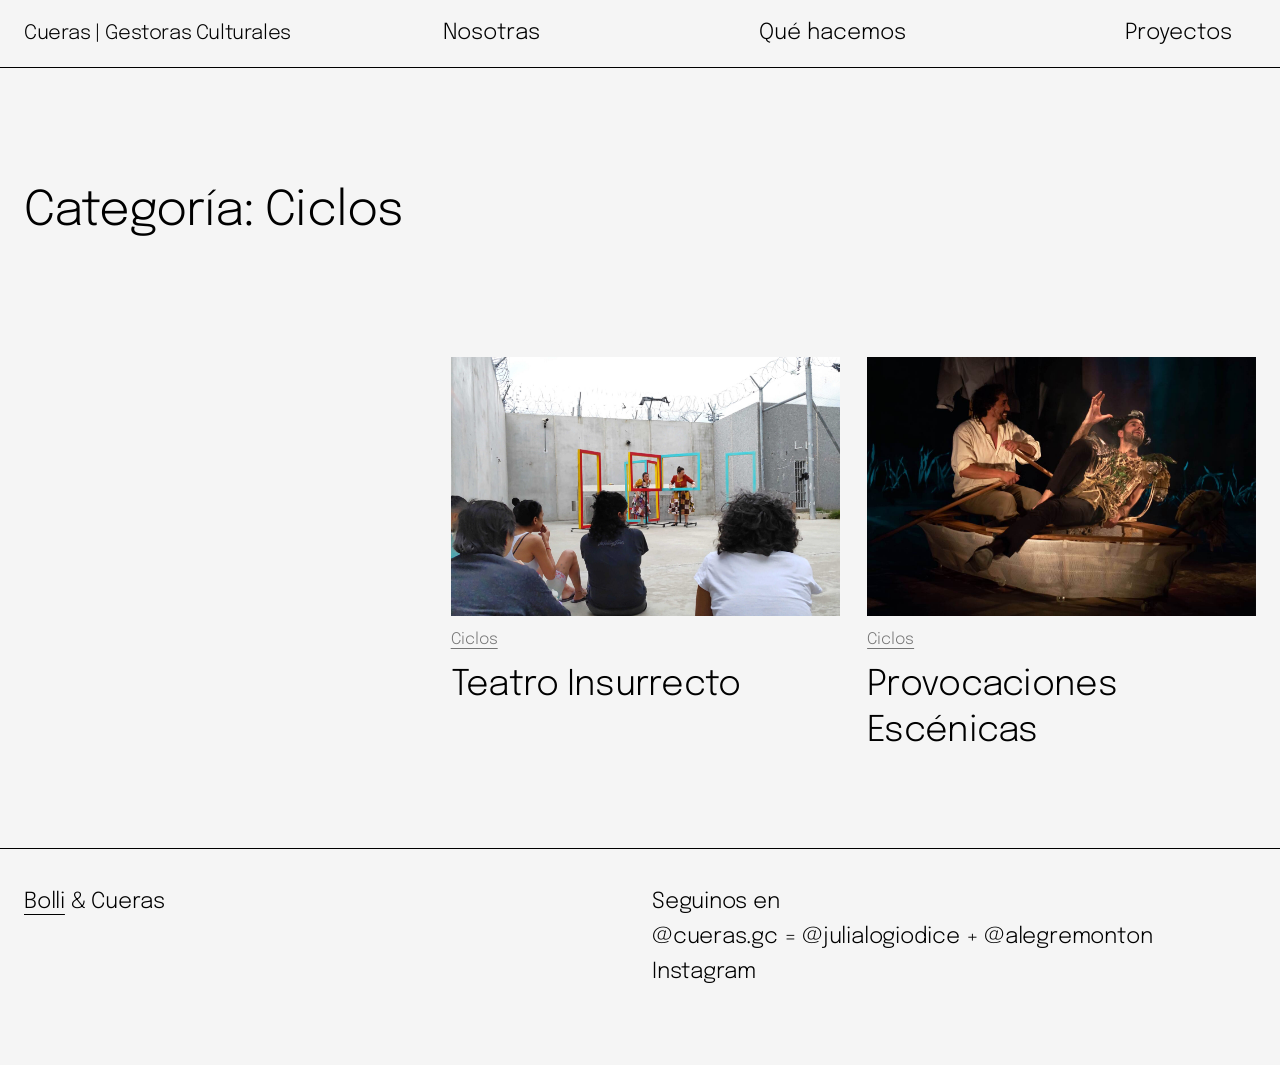
<file: category/ciclos/index.html>
<!doctype html>
<html lang="es-AR">
  <head>
    <meta charset="UTF-8" />
    <meta name="viewport" content="width=device-width, initial-scale=1" />
    <meta name="robots" content="max-image-preview:large" />
    <title>Ciclos &#8211; Cueras | Gestoras Culturales</title>
    <link rel="stylesheet" href="/assets/css/common.css" />
    <link rel="stylesheet" href="/assets/css/category-ciclos.css" />

















    <link
      rel="stylesheet"
      id="fewer-style-css"
      href="../../wp-content/themes/fewer/style.css"
      media="all"
    />
    <link
      rel="icon"
      href="../../wp-content/uploads/2024/04/cropped-android-chrome-192x192-1-32x32.png"
      sizes="32x32"
    />
    <link
      rel="icon"
      href="../../wp-content/uploads/2024/04/cropped-android-chrome-192x192-1-192x192.png"
      sizes="192x192"
    />
    <link
      rel="apple-touch-icon"
      href="../../wp-content/uploads/2024/04/cropped-android-chrome-192x192-1-180x180.png"
    />
    <meta
      name="msapplication-TileImage"
      content="/wp-content/uploads/2024/04/cropped-android-chrome-192x192-1-192x192.png"
    />
  </head>

  <body
    class="archive category category-ciclos category-11 wp-custom-logo wp-embed-responsive wp-theme-fewer"
  >
    <div class="wp-site-blocks">
      <header class="alignfull wp-block-template-part">
        <div
          class="wp-block-group has-background-background-color has-background has-global-padding is-layout-constrained wp-container-core-group-is-layout-254f1302 wp-block-group-is-layout-constrained"
          style="
            border-top-style: none;
            border-top-width: 0px;
            border-right-style: none;
            border-right-width: 0px;
            border-bottom-color: var(--wp--preset--color--primary);
            border-bottom-width: 1px;
            border-left-style: none;
            border-left-width: 0px;
            padding-top: 0;
            padding-right: 0;
            padding-bottom: 0;
            padding-left: 0;
          "
        >
          <div
            class="wp-block-columns alignfull are-vertically-aligned-center is-not-stacked-on-mobile is-layout-flex wp-container-core-columns-is-layout-4971f46f wp-block-columns-is-layout-flex"
            style="
              padding-top: var(--wp--preset--spacing--40);
              padding-right: var(--wp--preset--spacing--50);
              padding-bottom: var(--wp--preset--spacing--40);
              padding-left: var(--wp--preset--spacing--50);
            "
          >
            <div
              class="wp-block-column is-vertically-aligned-center is-layout-flow wp-block-column-is-layout-flow"
              style="flex-basis: 33.33%"
            >
              <p class="wp-block-site-title">
                <a href="../../index.html" target="_self" rel="home"
                  >Cueras | Gestoras Culturales</a
                >
              </p>
            </div>

            <div
              class="wp-block-column is-vertically-aligned-center is-layout-flow wp-block-column-is-layout-flow"
              style="padding-right: 0; padding-left: 0; flex-basis: 66.66%"
            >
              <nav
                class="is-responsive items-justified-space-between wp-block-navigation is-horizontal is-content-justification-space-between is-layout-flex wp-container-core-navigation-is-layout-52f22772 wp-block-navigation-is-layout-flex"
              >
                <button
                  aria-haspopup="dialog"
                  aria-label="Abrir el menú"
                  class="wp-block-navigation__responsive-container-open"
                >
                  <svg
                    width="24"
                    height="24"
                    xmlns="http://www.w3.org/2000/svg"
                    viewBox="0 0 24 24"
                    aria-hidden="true"
                    focusable="false"
                  >
                    <path d="M4 7.5h16v1.5H4z"></path>
                    <path d="M4 15h16v1.5H4z"></path>
                  </svg>
                </button>
                <div
                  class="wp-block-navigation__responsive-container has-text-color has-primary-color has-background has-background-background-color"
                  id="modal-1"
                  tabindex="-1"
                >
                  <div
                    class="wp-block-navigation__responsive-close"
                    tabindex="-1"
                  >
                    <div
                      class="wp-block-navigation__responsive-dialog"
                    >
                      <button
                        aria-label="Cerrar el menú"
                        class="wp-block-navigation__responsive-container-close"
                      >
                        <svg
                          xmlns="http://www.w3.org/2000/svg"
                          viewBox="0 0 24 24"
                          width="24"
                          height="24"
                          aria-hidden="true"
                          focusable="false"
                        >
                          <path
                            d="m13.06 12 6.47-6.47-1.06-1.06L12 10.94 5.53 4.47 4.47 5.53 10.94 12l-6.47 6.47 1.06 1.06L12 13.06l6.47 6.47 1.06-1.06L13.06 12Z"
                          ></path>
                        </svg>
                      </button>
                      <div
                        class="wp-block-navigation__responsive-container-content"
                        id="modal-1-content"
                      >
                        <ul
                          class="wp-block-navigation__container wp-block-page-list is-responsive items-justified-space-between wp-block-navigation"
                        >
                            <li
                              class="wp-block-pages-list__item wp-block-navigation-item open-on-hover-click"
                            >
                              <a
                                class="wp-block-pages-list__item__link wp-block-navigation-item__content"
                                href="../../nosotras/"
                                >Nosotras</a
                              >
                            </li>
                            <li
                              class="wp-block-pages-list__item wp-block-navigation-item open-on-hover-click"
                            >
                              <a
                                class="wp-block-pages-list__item__link wp-block-navigation-item__content"
                                href="../../hacemos/"
                                >Qué hacemos</a
                              >
                            </li>
                            <li
                              class="wp-block-pages-list__item wp-block-navigation-item open-on-hover-click"
                            >
                              <a
                                class="wp-block-pages-list__item__link wp-block-navigation-item__content"
                                href="../../proyectos/"
                                >Proyectos</a
                              >
                            </li>
                        </ul>
                      </div>
                    </div>
                  </div>
                </div>
              </nav>
            </div>

            <div
              class="wp-block-column is-layout-flow wp-block-column-is-layout-flow"
              style="flex-basis: 0%"
            ></div>
          </div>
        </div>

        <div
          style="height: var(--wp--preset--spacing--80)"
          aria-hidden="true"
          class="wp-block-spacer"
        ></div>
      </header>

      <main>
      <h1
        style="
          padding-right: var(--wp--preset--spacing--50);
          padding-left: var(--wp--preset--spacing--50);
          padding-bottom: var(--wp--preset--spacing--80);
          padding-top: 0;
        "
        class="wp-block-query-title"
      >
        Categoría: <span>Ciclos</span>
      </h1>

      <div
        class="wp-block-columns is-layout-flex wp-container-core-columns-is-layout-0111f410 wp-block-columns-is-layout-flex"
        style="
          padding-right: var(--wp--preset--spacing--50);
          padding-left: var(--wp--preset--spacing--50);
        "
      >
        <div
          class="wp-block-column is-layout-flow wp-block-column-is-layout-flow"
          style="flex-basis: 33.33%"
        ></div>

        <div
          class="wp-block-column is-layout-flow wp-block-column-is-layout-flow"
          style="flex-basis: 66.66%"
        >
          <div
            class="wp-block-query is-layout-flow wp-block-query-is-layout-flow"
          >
            <ul
              class="is-flex-container columns-2 wp-block-post-template is-layout-flow wp-block-post-template-is-layout-flow"
            >
              <li
                class="wp-block-post post-102 post type-post status-publish format-standard has-post-thumbnail hentry category-ciclos"
              >
                <div
                  class="wp-block-group is-layout-flow wp-block-group-is-layout-flow"
                  style="
                    padding-top: 0px;
                    padding-right: 0px;
                    padding-bottom: 0px;
                    padding-left: 0px;
                  "
                >
                  <div
                    class="wp-block-group is-vertical is-content-justification-stretch is-layout-flex wp-container-core-group-is-layout-ab402ca7 wp-block-group-is-layout-flex"
                    style="padding-bottom: var(--wp--preset--spacing--70)"
                  >
                    <figure class="wp-block-post-featured-image">
                      <img
                        width="2560"
                        height="1707"
                        src="../../wp-content/uploads/2024/04/insurrecto03-scaled.jpg"
                        class="attachment-post-thumbnail size-post-thumbnail wp-post-image"
                        alt="Teatro Insurrecto"
                        style="object-fit: cover"
                        decoding="async"
                        fetchpriority="high"
                        srcset="
                          ../../wp-content/uploads/2024/04/insurrecto03-scaled.jpg    2560w,
                          ../../wp-content/uploads/2024/04/insurrecto03-300x200.jpg    300w,
                          ../../wp-content/uploads/2024/04/insurrecto03-1024x683.jpg  1024w,
                          ../../wp-content/uploads/2024/04/insurrecto03-768x512.jpg    768w,
                          ../../wp-content/uploads/2024/04/insurrecto03-1536x1024.jpg 1536w,
                          ../../wp-content/uploads/2024/04/insurrecto03-2048x1365.jpg 2048w
                        "
                        sizes="(max-width: 2560px) 100vw, 2560px"
                      />
                    </figure>

                    <div
                      style="
                        font-size: clamp(
                          0.875rem,
                          0.875rem + ((1vw - 0.2rem) * 0.294),
                          1rem
                        );
                      "
                      class="taxonomy-category has-link-color wp-elements-d94edff2fb16d705b6e94c883c1d2aad wp-block-post-terms has-text-color has-secondary-color"
                    >
                      <a href="index.html" rel="tag">Ciclos</a>
                    </div>

                    <h2
                      style="
                        font-size: clamp(
                          1.357rem,
                          1.357rem + ((1vw - 0.2rem) * 2.007),
                          2.21rem
                        );
                      "
                      class="wp-block-post-title"
                    >
                      <a
                        href="../../proyectos/teatro-insurrecto/"
                        target="_self"
                        >Teatro Insurrecto</a
                      >
                    </h2>
                  </div>
                </div>
              </li>
              <li
                class="wp-block-post post-36 post type-post status-publish format-standard has-post-thumbnail hentry category-ciclos"
              >
                <div
                  class="wp-block-group is-layout-flow wp-block-group-is-layout-flow"
                  style="
                    padding-top: 0px;
                    padding-right: 0px;
                    padding-bottom: 0px;
                    padding-left: 0px;
                  "
                >
                  <div
                    class="wp-block-group is-vertical is-content-justification-stretch is-layout-flex wp-container-core-group-is-layout-ab402ca7 wp-block-group-is-layout-flex"
                    style="padding-bottom: var(--wp--preset--spacing--70)"
                  >
                    <figure class="wp-block-post-featured-image">
                      <img
                        width="1371"
                        height="914"
                        src="../../wp-content/uploads/2024/04/provocaciones04-1.jpg"
                        class="attachment-post-thumbnail size-post-thumbnail wp-post-image"
                        alt="Provocaciones Escénicas"
                        style="object-fit: cover"
                        loading="lazy"
                        decoding="async"
                        srcset="
                          ../../wp-content/uploads/2024/04/provocaciones04-1.jpg          1371w,
                          ../../wp-content/uploads/2024/04/provocaciones04-1-300x200.jpg   300w,
                          ../../wp-content/uploads/2024/04/provocaciones04-1-1024x683.jpg 1024w,
                          ../../wp-content/uploads/2024/04/provocaciones04-1-768x512.jpg   768w
                        "
                        sizes="(max-width: 1371px) 100vw, 1371px"
                      />
                    </figure>

                    <div
                      style="
                        font-size: clamp(
                          0.875rem,
                          0.875rem + ((1vw - 0.2rem) * 0.294),
                          1rem
                        );
                      "
                      class="taxonomy-category has-link-color wp-elements-d94edff2fb16d705b6e94c883c1d2aad wp-block-post-terms has-text-color has-secondary-color"
                    >
                      <a href="index.html" rel="tag">Ciclos</a>
                    </div>

                    <h2
                      style="
                        font-size: clamp(
                          1.357rem,
                          1.357rem + ((1vw - 0.2rem) * 2.007),
                          2.21rem
                        );
                      "
                      class="wp-block-post-title"
                    >
                      <a
                        href="../../proyectos/provocaciones-escenicas/"
                        target="_self"
                        >Provocaciones Escénicas</a
                      >
                    </h2>
                  </div>
                </div>
              </li>
            </ul>
          </div>
        </div>
      </div>

      </main>

      <footer class="wp-block-template-part">
        <div
          class="wp-block-group has-global-padding is-layout-constrained wp-block-group-is-layout-constrained"
          style="
            border-top-color: var(--wp--preset--color--primary);
            border-top-width: 1px;
            border-right-style: none;
            border-right-width: 0px;
            border-bottom-style: none;
            border-bottom-width: 0px;
            border-left-style: none;
            border-left-width: 0px;
          "
        >
          <div
            class="wp-block-columns alignfull is-layout-flex wp-container-core-columns-is-layout-fdd9c2b1 wp-block-columns-is-layout-flex"
            style="
              padding-top: var(--wp--preset--spacing--60);
              padding-right: var(--wp--preset--spacing--50);
              padding-bottom: var(--wp--preset--spacing--60);
              padding-left: var(--wp--preset--spacing--50);
            "
          >
            <div
              class="wp-block-column is-layout-flow wp-block-column-is-layout-flow"
            >
              <p>
                <a href="https://www.bolli.ar" target="_blank" rel="noopener"
                  >Bolli</a
                >
                &amp; Cueras
              </p>
            </div>

            <div
              class="wp-block-column is-layout-flow wp-block-column-is-layout-flow"
            >
              <p>
                Seguinos en<br />@cueras.gc = @julialogiodice + @alegremonton<br />Instagram
              </p>
            </div>
          </div>
        </div>

        <div
          class="wp-block-columns is-layout-flex wp-container-core-columns-is-layout-0111f410 wp-block-columns-is-layout-flex"
          style="
            padding-right: var(--wp--preset--spacing--50);
            padding-left: var(--wp--preset--spacing--50);
          "
        ></div>
      </footer>
    </div>
    <script src="/assets/site.js" defer></script>
  </body>
</html>
</file>
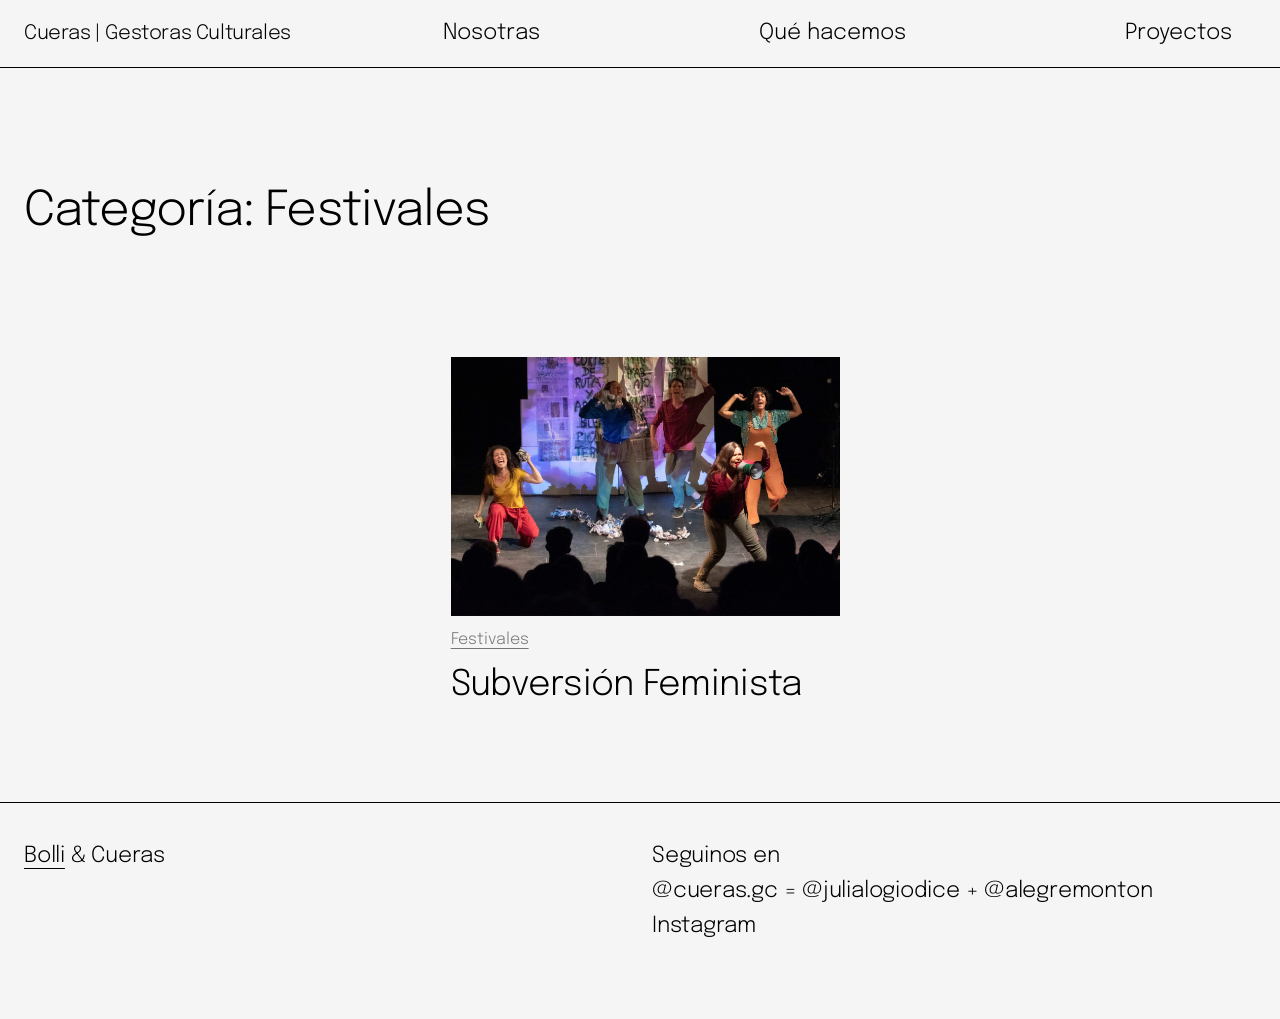
<file: category/festivales/index.html>
<!doctype html>
<html lang="es-AR">
  <head>
    <meta charset="UTF-8" />
    <meta name="viewport" content="width=device-width, initial-scale=1" />
    <meta name="robots" content="max-image-preview:large" />
    <title>Festivales &#8211; Cueras | Gestoras Culturales</title>
    <link rel="stylesheet" href="/assets/css/common.css" />
    <link rel="stylesheet" href="/assets/css/category-festivales.css" />

















    <link
      rel="stylesheet"
      id="fewer-style-css"
      href="../../wp-content/themes/fewer/style.css"
      media="all"
    />
    <link
      rel="icon"
      href="../../wp-content/uploads/2024/04/cropped-android-chrome-192x192-1-32x32.png"
      sizes="32x32"
    />
    <link
      rel="icon"
      href="../../wp-content/uploads/2024/04/cropped-android-chrome-192x192-1-192x192.png"
      sizes="192x192"
    />
    <link
      rel="apple-touch-icon"
      href="../../wp-content/uploads/2024/04/cropped-android-chrome-192x192-1-180x180.png"
    />
    <meta
      name="msapplication-TileImage"
      content="/wp-content/uploads/2024/04/cropped-android-chrome-192x192-1-192x192.png"
    />
  </head>

  <body
    class="archive category category-festivales category-10 wp-custom-logo wp-embed-responsive wp-theme-fewer"
  >
    <div class="wp-site-blocks">
      <header class="alignfull wp-block-template-part">
        <div
          class="wp-block-group has-background-background-color has-background has-global-padding is-layout-constrained wp-container-core-group-is-layout-254f1302 wp-block-group-is-layout-constrained"
          style="
            border-top-style: none;
            border-top-width: 0px;
            border-right-style: none;
            border-right-width: 0px;
            border-bottom-color: var(--wp--preset--color--primary);
            border-bottom-width: 1px;
            border-left-style: none;
            border-left-width: 0px;
            padding-top: 0;
            padding-right: 0;
            padding-bottom: 0;
            padding-left: 0;
          "
        >
          <div
            class="wp-block-columns alignfull are-vertically-aligned-center is-not-stacked-on-mobile is-layout-flex wp-container-core-columns-is-layout-4971f46f wp-block-columns-is-layout-flex"
            style="
              padding-top: var(--wp--preset--spacing--40);
              padding-right: var(--wp--preset--spacing--50);
              padding-bottom: var(--wp--preset--spacing--40);
              padding-left: var(--wp--preset--spacing--50);
            "
          >
            <div
              class="wp-block-column is-vertically-aligned-center is-layout-flow wp-block-column-is-layout-flow"
              style="flex-basis: 33.33%"
            >
              <p class="wp-block-site-title">
                <a href="../../index.html" target="_self" rel="home"
                  >Cueras | Gestoras Culturales</a
                >
              </p>
            </div>

            <div
              class="wp-block-column is-vertically-aligned-center is-layout-flow wp-block-column-is-layout-flow"
              style="padding-right: 0; padding-left: 0; flex-basis: 66.66%"
            >
              <nav
                class="is-responsive items-justified-space-between wp-block-navigation is-horizontal is-content-justification-space-between is-layout-flex wp-container-core-navigation-is-layout-52f22772 wp-block-navigation-is-layout-flex"
              >
                <button
                  aria-haspopup="dialog"
                  aria-label="Abrir el menú"
                  class="wp-block-navigation__responsive-container-open"
                >
                  <svg
                    width="24"
                    height="24"
                    xmlns="http://www.w3.org/2000/svg"
                    viewBox="0 0 24 24"
                    aria-hidden="true"
                    focusable="false"
                  >
                    <path d="M4 7.5h16v1.5H4z"></path>
                    <path d="M4 15h16v1.5H4z"></path>
                  </svg>
                </button>
                <div
                  class="wp-block-navigation__responsive-container has-text-color has-primary-color has-background has-background-background-color"
                  id="modal-1"
                  tabindex="-1"
                >
                  <div
                    class="wp-block-navigation__responsive-close"
                    tabindex="-1"
                  >
                    <div
                      class="wp-block-navigation__responsive-dialog"
                    >
                      <button
                        aria-label="Cerrar el menú"
                        class="wp-block-navigation__responsive-container-close"
                      >
                        <svg
                          xmlns="http://www.w3.org/2000/svg"
                          viewBox="0 0 24 24"
                          width="24"
                          height="24"
                          aria-hidden="true"
                          focusable="false"
                        >
                          <path
                            d="m13.06 12 6.47-6.47-1.06-1.06L12 10.94 5.53 4.47 4.47 5.53 10.94 12l-6.47 6.47 1.06 1.06L12 13.06l6.47 6.47 1.06-1.06L13.06 12Z"
                          ></path>
                        </svg>
                      </button>
                      <div
                        class="wp-block-navigation__responsive-container-content"
                        id="modal-1-content"
                      >
                        <ul
                          class="wp-block-navigation__container wp-block-page-list is-responsive items-justified-space-between wp-block-navigation"
                        >
                            <li
                              class="wp-block-pages-list__item wp-block-navigation-item open-on-hover-click"
                            >
                              <a
                                class="wp-block-pages-list__item__link wp-block-navigation-item__content"
                                href="../../nosotras/"
                                >Nosotras</a
                              >
                            </li>
                            <li
                              class="wp-block-pages-list__item wp-block-navigation-item open-on-hover-click"
                            >
                              <a
                                class="wp-block-pages-list__item__link wp-block-navigation-item__content"
                                href="../../hacemos/"
                                >Qué hacemos</a
                              >
                            </li>
                            <li
                              class="wp-block-pages-list__item wp-block-navigation-item open-on-hover-click"
                            >
                              <a
                                class="wp-block-pages-list__item__link wp-block-navigation-item__content"
                                href="../../proyectos/"
                                >Proyectos</a
                              >
                            </li>
                        </ul>
                      </div>
                    </div>
                  </div>
                </div>
              </nav>
            </div>

            <div
              class="wp-block-column is-layout-flow wp-block-column-is-layout-flow"
              style="flex-basis: 0%"
            ></div>
          </div>
        </div>

        <div
          style="height: var(--wp--preset--spacing--80)"
          aria-hidden="true"
          class="wp-block-spacer"
        ></div>
      </header>

      <main>
      <h1
        style="
          padding-right: var(--wp--preset--spacing--50);
          padding-left: var(--wp--preset--spacing--50);
          padding-bottom: var(--wp--preset--spacing--80);
          padding-top: 0;
        "
        class="wp-block-query-title"
      >
        Categoría: <span>Festivales</span>
      </h1>

      <div
        class="wp-block-columns is-layout-flex wp-container-core-columns-is-layout-0111f410 wp-block-columns-is-layout-flex"
        style="
          padding-right: var(--wp--preset--spacing--50);
          padding-left: var(--wp--preset--spacing--50);
        "
      >
        <div
          class="wp-block-column is-layout-flow wp-block-column-is-layout-flow"
          style="flex-basis: 33.33%"
        ></div>

        <div
          class="wp-block-column is-layout-flow wp-block-column-is-layout-flow"
          style="flex-basis: 66.66%"
        >
          <div
            class="wp-block-query is-layout-flow wp-block-query-is-layout-flow"
          >
            <ul
              class="is-flex-container columns-2 wp-block-post-template is-layout-flow wp-block-post-template-is-layout-flow"
            >
              <li
                class="wp-block-post post-1 post type-post status-publish format-standard has-post-thumbnail hentry category-festivales"
              >
                <div
                  class="wp-block-group is-layout-flow wp-block-group-is-layout-flow"
                  style="
                    padding-top: 0px;
                    padding-right: 0px;
                    padding-bottom: 0px;
                    padding-left: 0px;
                  "
                >
                  <div
                    class="wp-block-group is-vertical is-content-justification-stretch is-layout-flex wp-container-core-group-is-layout-ab402ca7 wp-block-group-is-layout-flex"
                    style="padding-bottom: var(--wp--preset--spacing--70)"
                  >
                    <figure class="wp-block-post-featured-image">
                      <img
                        width="2560"
                        height="1707"
                        src="../../wp-content/uploads/2024/04/subversion02-scaled.jpg"
                        class="attachment-post-thumbnail size-post-thumbnail wp-post-image"
                        alt="Subversión Feminista"
                        style="object-fit: cover"
                        decoding="async"
                        fetchpriority="high"
                        srcset="
                          ../../wp-content/uploads/2024/04/subversion02-scaled.jpg    2560w,
                          ../../wp-content/uploads/2024/04/subversion02-300x200.jpg    300w,
                          ../../wp-content/uploads/2024/04/subversion02-1024x683.jpg  1024w,
                          ../../wp-content/uploads/2024/04/subversion02-768x512.jpg    768w,
                          ../../wp-content/uploads/2024/04/subversion02-1536x1024.jpg 1536w,
                          ../../wp-content/uploads/2024/04/subversion02-2048x1365.jpg 2048w
                        "
                        sizes="(max-width: 2560px) 100vw, 2560px"
                      />
                    </figure>

                    <div
                      style="
                        font-size: clamp(
                          0.875rem,
                          0.875rem + ((1vw - 0.2rem) * 0.294),
                          1rem
                        );
                      "
                      class="taxonomy-category has-link-color wp-elements-d94edff2fb16d705b6e94c883c1d2aad wp-block-post-terms has-text-color has-secondary-color"
                    >
                      <a href="index.html" rel="tag">Festivales</a>
                    </div>

                    <h2
                      style="
                        font-size: clamp(
                          1.357rem,
                          1.357rem + ((1vw - 0.2rem) * 2.007),
                          2.21rem
                        );
                      "
                      class="wp-block-post-title"
                    >
                      <a
                        href="../../proyectos/subversion-feminista/"
                        target="_self"
                        >Subversión Feminista</a
                      >
                    </h2>
                  </div>
                </div>
              </li>
            </ul>
          </div>
        </div>
      </div>

      </main>

      <footer class="wp-block-template-part">
        <div
          class="wp-block-group has-global-padding is-layout-constrained wp-block-group-is-layout-constrained"
          style="
            border-top-color: var(--wp--preset--color--primary);
            border-top-width: 1px;
            border-right-style: none;
            border-right-width: 0px;
            border-bottom-style: none;
            border-bottom-width: 0px;
            border-left-style: none;
            border-left-width: 0px;
          "
        >
          <div
            class="wp-block-columns alignfull is-layout-flex wp-container-core-columns-is-layout-fdd9c2b1 wp-block-columns-is-layout-flex"
            style="
              padding-top: var(--wp--preset--spacing--60);
              padding-right: var(--wp--preset--spacing--50);
              padding-bottom: var(--wp--preset--spacing--60);
              padding-left: var(--wp--preset--spacing--50);
            "
          >
            <div
              class="wp-block-column is-layout-flow wp-block-column-is-layout-flow"
            >
              <p>
                <a href="https://www.bolli.ar" target="_blank" rel="noopener"
                  >Bolli</a
                >
                &amp; Cueras
              </p>
            </div>

            <div
              class="wp-block-column is-layout-flow wp-block-column-is-layout-flow"
            >
              <p>
                Seguinos en<br />@cueras.gc = @julialogiodice + @alegremonton<br />Instagram
              </p>
            </div>
          </div>
        </div>

        <div
          class="wp-block-columns is-layout-flex wp-container-core-columns-is-layout-0111f410 wp-block-columns-is-layout-flex"
          style="
            padding-right: var(--wp--preset--spacing--50);
            padding-left: var(--wp--preset--spacing--50);
          "
        ></div>
      </footer>
    </div>
    <script src="/assets/site.js" defer></script>
  </body>
</html>
</file>
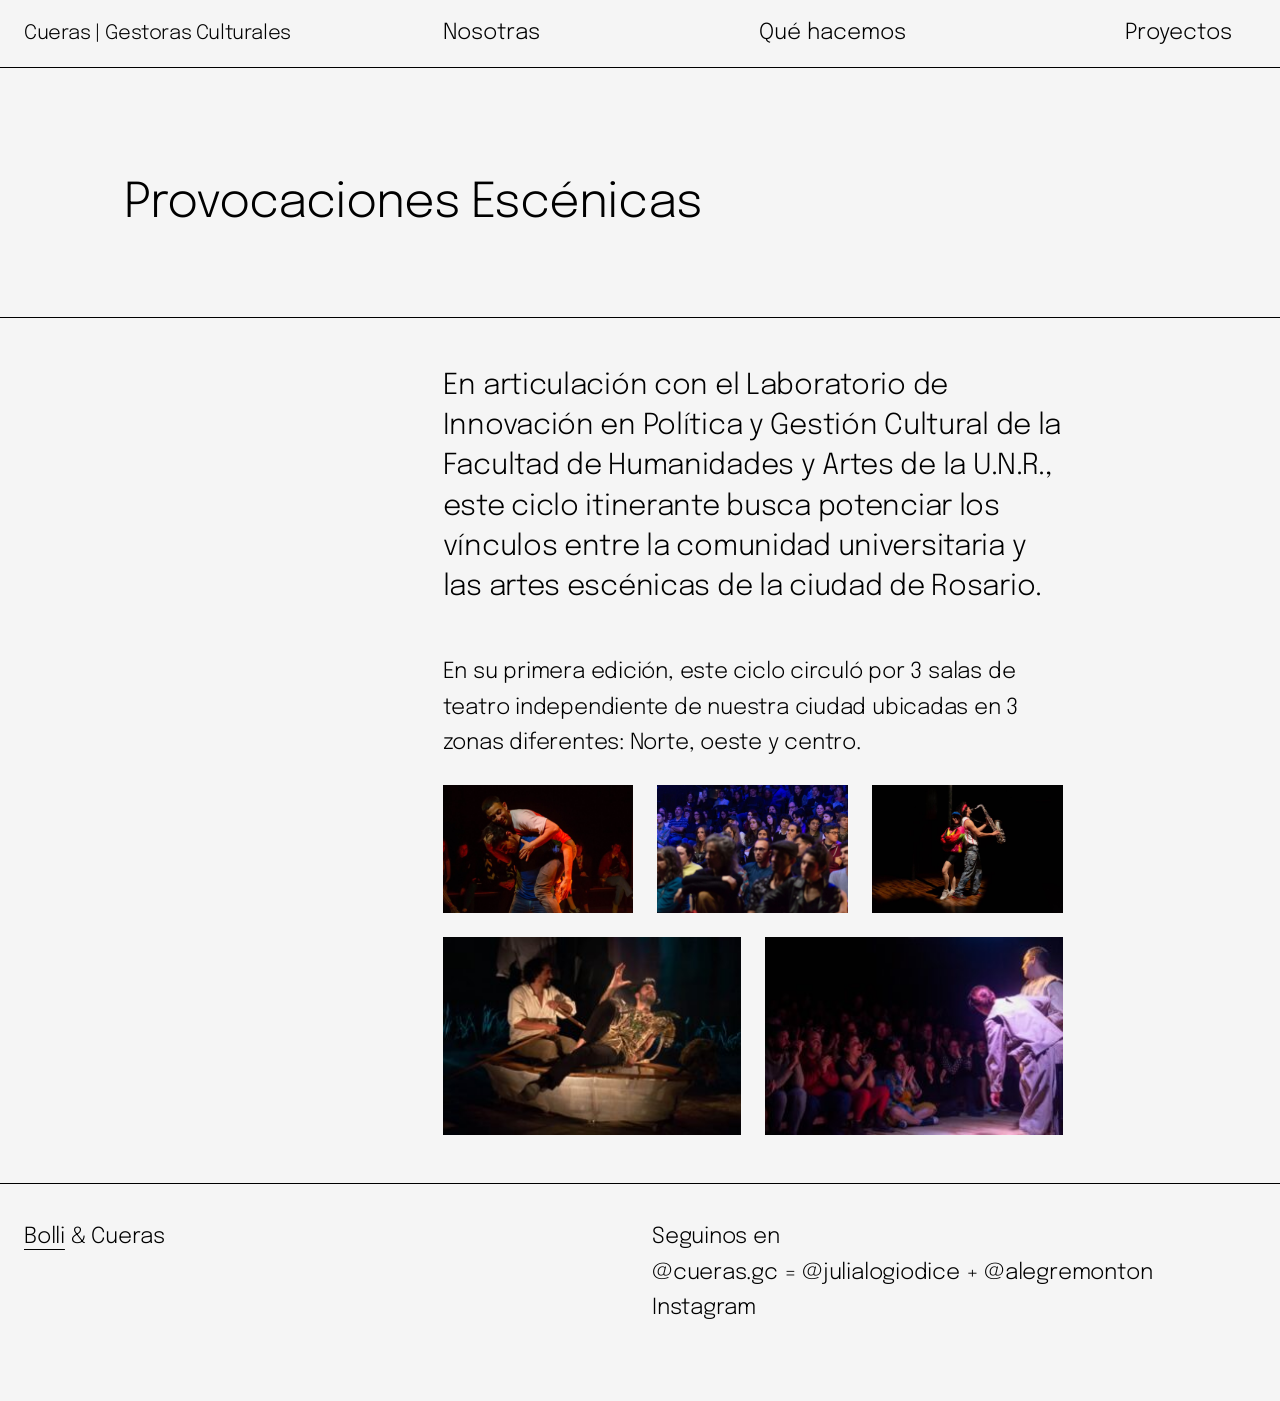
<file: proyectos/provocaciones-escenicas/index.html>
<!doctype html>
<html lang="es-AR">
  <head>
    <meta charset="UTF-8" />
    <meta name="viewport" content="width=device-width, initial-scale=1" />
    <meta name="robots" content="max-image-preview:large" />
    <title>Provocaciones Escénicas &#8211; Cueras | Gestoras Culturales</title>
    <link rel="stylesheet" href="/assets/css/common.css" />
    <link rel="stylesheet" href="/assets/css/proyectos-provocaciones-escenicas.css" />
















    <link
      rel="stylesheet"
      id="fewer-style-css"
      href="../../wp-content/themes/fewer/style.css"
      media="all"
    />
    <link
      rel="icon"
      href="../../wp-content/uploads/2024/04/cropped-android-chrome-192x192-1-32x32.png"
      sizes="32x32"
    />
    <link
      rel="icon"
      href="../../wp-content/uploads/2024/04/cropped-android-chrome-192x192-1-192x192.png"
      sizes="192x192"
    />
    <link
      rel="apple-touch-icon"
      href="../../wp-content/uploads/2024/04/cropped-android-chrome-192x192-1-180x180.png"
    />
    <meta
      name="msapplication-TileImage"
      content="/wp-content/uploads/2024/04/cropped-android-chrome-192x192-1-192x192.png"
    />
  </head>

  <body
    class="wp-singular post-template-default single single-post postid-36 single-format-standard wp-custom-logo wp-embed-responsive wp-theme-fewer"
  >
    <div class="wp-site-blocks">
      <header class="wp-block-template-part">
        <div
          class="wp-block-group has-background-background-color has-background has-global-padding is-layout-constrained wp-container-core-group-is-layout-254f1302 wp-block-group-is-layout-constrained"
          style="
            border-top-style: none;
            border-top-width: 0px;
            border-right-style: none;
            border-right-width: 0px;
            border-bottom-color: var(--wp--preset--color--primary);
            border-bottom-width: 1px;
            border-left-style: none;
            border-left-width: 0px;
            padding-top: 0;
            padding-right: 0;
            padding-bottom: 0;
            padding-left: 0;
          "
        >
          <div
            class="wp-block-columns alignfull are-vertically-aligned-center is-not-stacked-on-mobile is-layout-flex wp-container-core-columns-is-layout-4971f46f wp-block-columns-is-layout-flex"
            style="
              padding-top: var(--wp--preset--spacing--40);
              padding-right: var(--wp--preset--spacing--50);
              padding-bottom: var(--wp--preset--spacing--40);
              padding-left: var(--wp--preset--spacing--50);
            "
          >
            <div
              class="wp-block-column is-vertically-aligned-center is-layout-flow wp-block-column-is-layout-flow"
              style="flex-basis: 33.33%"
            >
              <p class="wp-block-site-title">
                <a href="../../index.html" target="_self" rel="home"
                  >Cueras | Gestoras Culturales</a
                >
              </p>
            </div>

            <div
              class="wp-block-column is-vertically-aligned-center is-layout-flow wp-block-column-is-layout-flow"
              style="padding-right: 0; padding-left: 0; flex-basis: 66.66%"
            >
              <nav
                class="is-responsive items-justified-space-between wp-block-navigation is-horizontal is-content-justification-space-between is-layout-flex wp-container-core-navigation-is-layout-52f22772 wp-block-navigation-is-layout-flex"
              >
                <button
                  aria-haspopup="dialog"
                  aria-label="Abrir el menú"
                  class="wp-block-navigation__responsive-container-open"
                >
                  <svg
                    width="24"
                    height="24"
                    xmlns="http://www.w3.org/2000/svg"
                    viewBox="0 0 24 24"
                    aria-hidden="true"
                    focusable="false"
                  >
                    <path d="M4 7.5h16v1.5H4z"></path>
                    <path d="M4 15h16v1.5H4z"></path>
                  </svg>
                </button>
                <div
                  class="wp-block-navigation__responsive-container has-text-color has-primary-color has-background has-background-background-color"
                  id="modal-1"
                  tabindex="-1"
                >
                  <div
                    class="wp-block-navigation__responsive-close"
                    tabindex="-1"
                  >
                    <div
                      class="wp-block-navigation__responsive-dialog"
                    >
                      <button
                        aria-label="Cerrar el menú"
                        class="wp-block-navigation__responsive-container-close"
                      >
                        <svg
                          xmlns="http://www.w3.org/2000/svg"
                          viewBox="0 0 24 24"
                          width="24"
                          height="24"
                          aria-hidden="true"
                          focusable="false"
                        >
                          <path
                            d="m13.06 12 6.47-6.47-1.06-1.06L12 10.94 5.53 4.47 4.47 5.53 10.94 12l-6.47 6.47 1.06 1.06L12 13.06l6.47 6.47 1.06-1.06L13.06 12Z"
                          ></path>
                        </svg>
                      </button>
                      <div
                        class="wp-block-navigation__responsive-container-content"
                        id="modal-1-content"
                      >
                        <ul
                          class="wp-block-navigation__container wp-block-page-list is-responsive items-justified-space-between wp-block-navigation"
                        >
                            <li
                              class="wp-block-pages-list__item wp-block-navigation-item open-on-hover-click"
                            >
                              <a
                                class="wp-block-pages-list__item__link wp-block-navigation-item__content"
                                href="../../nosotras/"
                                >Nosotras</a
                              >
                            </li>
                            <li
                              class="wp-block-pages-list__item wp-block-navigation-item open-on-hover-click"
                            >
                              <a
                                class="wp-block-pages-list__item__link wp-block-navigation-item__content"
                                href="../../hacemos/"
                                >Qué hacemos</a
                              >
                            </li>
                            <li
                              class="wp-block-pages-list__item wp-block-navigation-item open-on-hover-click"
                            >
                              <a
                                class="wp-block-pages-list__item__link wp-block-navigation-item__content"
                                href="../../proyectos/"
                                >Proyectos</a
                              >
                            </li>
                        </ul>
                      </div>
                    </div>
                  </div>
                </div>
              </nav>
            </div>

            <div
              class="wp-block-column is-layout-flow wp-block-column-is-layout-flow"
              style="flex-basis: 0%"
            ></div>
          </div>
        </div>

        <div
          style="height: var(--wp--preset--spacing--80)"
          aria-hidden="true"
          class="wp-block-spacer"
        ></div>
      </header>

      <div class="wp-block-group is-layout-flow wp-block-group-is-layout-flow">
        <div
          class="wp-block-group has-global-padding is-layout-constrained wp-block-group-is-layout-constrained"
          style="
            border-top-style: none;
            border-top-width: 0px;
            border-right-style: none;
            border-right-width: 0px;
            border-bottom-color: var(--wp--preset--color--primary);
            border-bottom-width: 1px;
            border-left-style: none;
            border-left-width: 0px;
          "
        >
          <div
            class="wp-block-columns alignfull is-layout-flex wp-container-core-columns-is-layout-96ee630b wp-block-columns-is-layout-flex"
            style="
              padding-top: 0;
              padding-right: var(--wp--preset--spacing--50);
              padding-bottom: var(--wp--preset--spacing--80);
              padding-left: var(--wp--preset--spacing--50);
            "
          >
            <div
              class="wp-block-column is-layout-flow wp-block-column-is-layout-flow"
              style="flex-basis: 55%"
            >
              <h1 class="has-text-align-right wp-block-post-title">
                Provocaciones Escénicas
              </h1>
            </div>
          </div>
        </div>

        <main
          class="wp-block-group is-layout-flow wp-block-group-is-layout-flow"
          style="min-height: 50vh"
        >
          <div
            class="wp-block-columns is-layout-flex wp-container-core-columns-is-layout-2aa49d08 wp-block-columns-is-layout-flex"
            style="
              padding-top: var(--wp--preset--spacing--50);
              padding-right: var(--wp--preset--spacing--50);
              padding-bottom: var(--wp--preset--spacing--50);
              padding-left: var(--wp--preset--spacing--50);
            "
          >
            <div
              class="wp-block-column is-layout-flow wp-block-column-is-layout-flow"
              style="flex-basis: 35%"
            ></div>

            <div
              class="wp-block-column is-layout-flow wp-block-column-is-layout-flow"
              style="flex-basis: 55%"
            >
              <div
                style="
                  font-size: clamp(
                    1.146rem,
                    1.146rem + ((1vw - 0.2rem) * 1.539),
                    1.8rem
                  );
                  line-height: 1.4;
                  margin-bottom: var(--wp--preset--spacing--50);
                "
                class="wp-block-post-excerpt"
              >
                <p class="wp-block-post-excerpt__excerpt">
                  En articulación con el Laboratorio de Innovación en Política y
                  Gestión Cultural de la Facultad de Humanidades y Artes de la
                  U.N.R., este ciclo itinerante busca potenciar los vínculos
                  entre la comunidad universitaria y las artes escénicas de la
                  ciudad de Rosario.
                </p>
              </div>

              <div
                class="entry-content wp-block-post-content is-layout-flow wp-block-post-content-is-layout-flow"
              >
                <p></p>

                <p>
                  En su primera edición, este ciclo circuló por 3 salas de
                  teatro independiente de nuestra ciudad ubicadas en 3 zonas
                  diferentes: Norte, oeste y centro.
                </p>

                <figure
                  class="wp-block-gallery has-nested-images columns-default is-cropped wp-block-gallery-3 is-layout-flex wp-block-gallery-is-layout-flex"
                >
                  <figure class="wp-block-image size-large">
                    <a
                      href="../../wp-content/uploads/2024/04/provocaciones05-scaled.jpg"
                      ><img
                        fetchpriority="high"
                        decoding="async"
                        width="1024"
                        height="683"
                        src="../../wp-content/uploads/2024/04/provocaciones05-1024x683.jpg"
                        alt="Registro fotográfico de Provocaciones Escénicas — imagen 1 de 5"
                        class="wp-image-135"
                        srcset="
                          ../../wp-content/uploads/2024/04/provocaciones05-1024x683.jpg  1024w,
                          ../../wp-content/uploads/2024/04/provocaciones05-300x200.jpg    300w,
                          ../../wp-content/uploads/2024/04/provocaciones05-768x512.jpg    768w,
                          ../../wp-content/uploads/2024/04/provocaciones05-1536x1024.jpg 1536w,
                          ../../wp-content/uploads/2024/04/provocaciones05-2048x1365.jpg 2048w
                        "
                        sizes="(max-width: 1024px) 100vw, 1024px"
                    /></a>
                  </figure>

                  <figure class="wp-block-image size-large">
                    <a
                      href="../../wp-content/uploads/2024/04/provocaciones01-1-scaled.jpg"
                      ><img
                        loading="lazy"
                        decoding="async"
                        width="1024"
                        height="681"
                        src="../../wp-content/uploads/2024/04/provocaciones01-1-1024x681.jpg"
                        alt="Registro fotográfico de Provocaciones Escénicas — imagen 2 de 5"
                        class="wp-image-136"
                        srcset="
                          ../../wp-content/uploads/2024/04/provocaciones01-1-1024x681.jpg  1024w,
                          ../../wp-content/uploads/2024/04/provocaciones01-1-300x199.jpg    300w,
                          ../../wp-content/uploads/2024/04/provocaciones01-1-768x511.jpg    768w,
                          ../../wp-content/uploads/2024/04/provocaciones01-1-1536x1021.jpg 1536w,
                          ../../wp-content/uploads/2024/04/provocaciones01-1-2048x1362.jpg 2048w
                        "
                        sizes="(max-width: 1024px) 100vw, 1024px"
                    /></a>
                  </figure>

                  <figure class="wp-block-image size-large">
                    <a
                      href="../../wp-content/uploads/2024/04/provocaciones02-scaled.jpg"
                      ><img
                        loading="lazy"
                        decoding="async"
                        width="1024"
                        height="683"
                        src="../../wp-content/uploads/2024/04/provocaciones02-1024x683.jpg"
                        alt="Registro fotográfico de Provocaciones Escénicas — imagen 3 de 5"
                        class="wp-image-130"
                        srcset="
                          ../../wp-content/uploads/2024/04/provocaciones02-1024x683.jpg 1024w,
                          ../../wp-content/uploads/2024/04/provocaciones02-300x200.jpg   300w
                        "
                        sizes="(max-width: 1024px) 100vw, 1024px"
                    /></a>
                  </figure>

                  <figure class="wp-block-image size-large">
                    <a
                      href="../../wp-content/uploads/2024/04/provocaciones04-1.jpg"
                      ><img
                        loading="lazy"
                        decoding="async"
                        width="1024"
                        height="683"
                        src="../../wp-content/uploads/2024/04/provocaciones04-1-1024x683.jpg"
                        alt="Registro fotográfico de Provocaciones Escénicas — imagen 4 de 5"
                        class="wp-image-137"
                        srcset="
                          ../../wp-content/uploads/2024/04/provocaciones04-1-1024x683.jpg 1024w,
                          ../../wp-content/uploads/2024/04/provocaciones04-1-300x200.jpg   300w,
                          ../../wp-content/uploads/2024/04/provocaciones04-1-768x512.jpg   768w,
                          ../../wp-content/uploads/2024/04/provocaciones04-1.jpg          1371w
                        "
                        sizes="auto, (max-width: 1024px) 100vw, 1024px"
                    /></a>
                  </figure>

                  <figure class="wp-block-image size-large">
                    <a
                      href="../../wp-content/uploads/2024/04/provocaciones03-scaled.jpg"
                      ><img
                        loading="lazy"
                        decoding="async"
                        width="1024"
                        height="683"
                        src="../../wp-content/uploads/2024/04/provocaciones03-1024x683.jpg"
                        alt="Registro fotográfico de Provocaciones Escénicas — imagen 5 de 5"
                        class="wp-image-132"
                        srcset="
                          ../../wp-content/uploads/2024/04/provocaciones03-1024x683.jpg 1024w,
                          ../../wp-content/uploads/2024/04/provocaciones03-300x200.jpg   300w,
                          ../../wp-content/uploads/2024/04/provocaciones03-768x512.jpg   768w
                        "
                        sizes="auto, (max-width: 1024px) 100vw, 1024px"
                    /></a>
                  </figure>
                </figure>
              </div>
            </div>

            <div
              class="wp-block-column is-layout-flow wp-block-column-is-layout-flow"
              style="flex-basis: 15%"
            ></div>
          </div>
        </main>
      </div>

      <footer class="wp-block-template-part">
        <div
          class="wp-block-group has-global-padding is-layout-constrained wp-block-group-is-layout-constrained"
          style="
            border-top-color: var(--wp--preset--color--primary);
            border-top-width: 1px;
            border-right-style: none;
            border-right-width: 0px;
            border-bottom-style: none;
            border-bottom-width: 0px;
            border-left-style: none;
            border-left-width: 0px;
          "
        >
          <div
            class="wp-block-columns alignfull is-layout-flex wp-container-core-columns-is-layout-fdd9c2b1 wp-block-columns-is-layout-flex"
            style="
              padding-top: var(--wp--preset--spacing--60);
              padding-right: var(--wp--preset--spacing--50);
              padding-bottom: var(--wp--preset--spacing--60);
              padding-left: var(--wp--preset--spacing--50);
            "
          >
            <div
              class="wp-block-column is-layout-flow wp-block-column-is-layout-flow"
            >
              <p>
                <a href="https://www.bolli.ar" target="_blank" rel="noopener"
                  >Bolli</a
                >
                &amp; Cueras
              </p>
            </div>

            <div
              class="wp-block-column is-layout-flow wp-block-column-is-layout-flow"
            >
              <p>
                Seguinos en<br />@cueras.gc = @julialogiodice + @alegremonton<br />Instagram
              </p>
            </div>
          </div>
        </div>

        <div
          class="wp-block-columns is-layout-flex wp-container-core-columns-is-layout-0111f410 wp-block-columns-is-layout-flex"
          style="
            padding-right: var(--wp--preset--spacing--50);
            padding-left: var(--wp--preset--spacing--50);
          "
        ></div>
      </footer>
    </div>
    <script src="/assets/site.js" defer></script>
  </body>
</html>
</file>
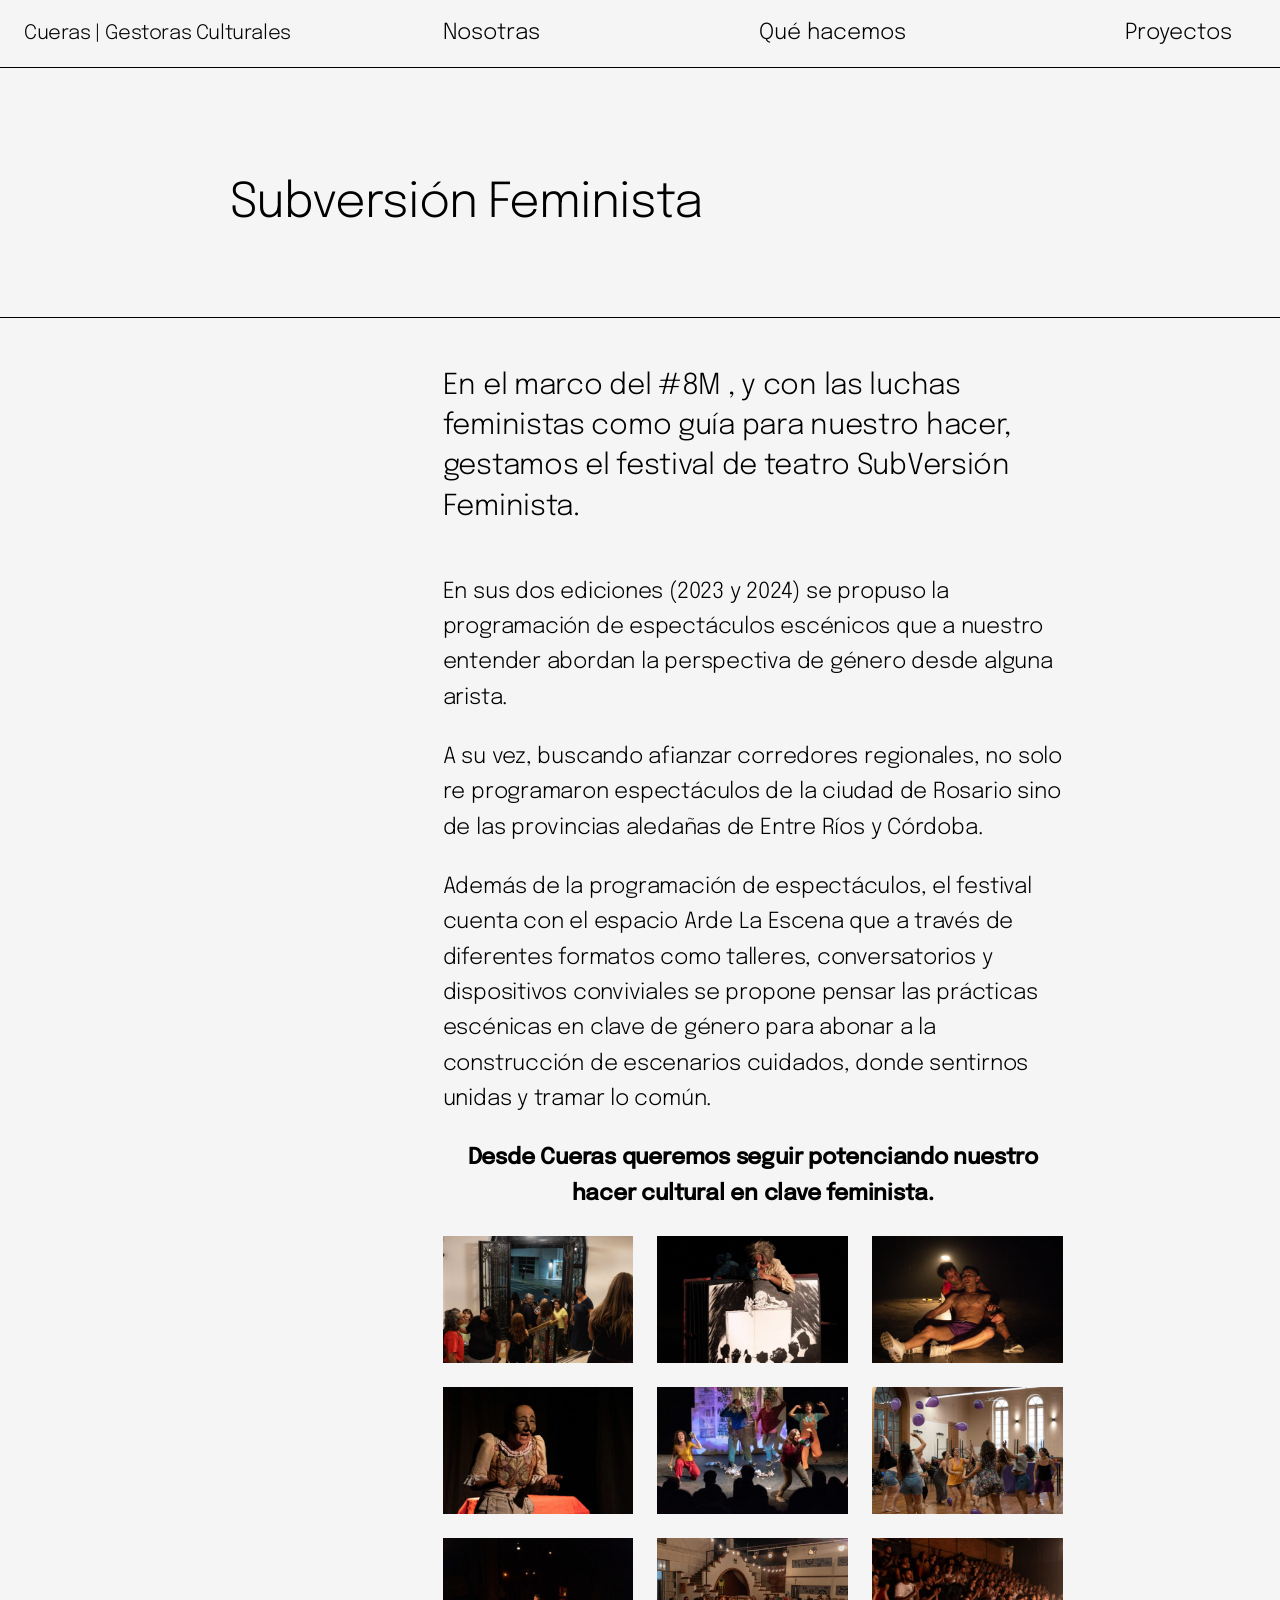
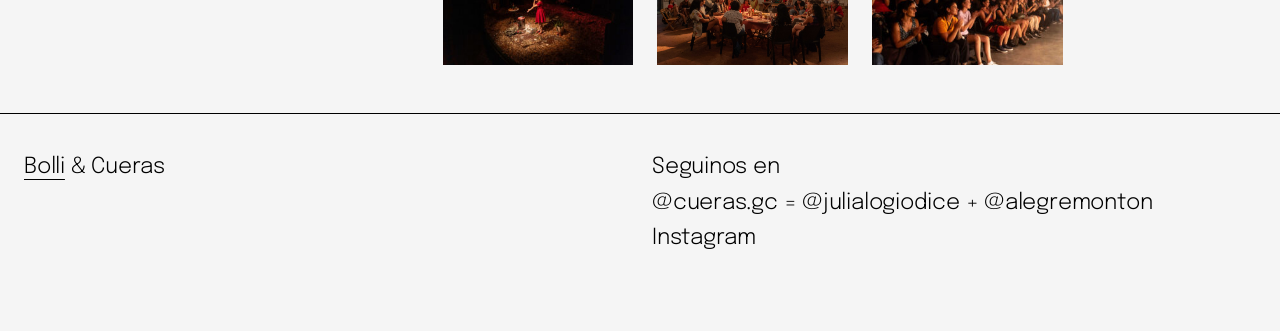
<file: proyectos/subversion-feminista/index.html>
<!doctype html>
<html lang="es-AR">
  <head>
    <meta charset="UTF-8" />
    <meta name="viewport" content="width=device-width, initial-scale=1" />
    <meta name="robots" content="max-image-preview:large" />
    <title>Subversión Feminista &#8211; Cueras | Gestoras Culturales</title>
    <link rel="stylesheet" href="/assets/css/common.css" />
    <link rel="stylesheet" href="/assets/css/proyectos-subversion-feminista.css" />
















    <link
      rel="stylesheet"
      id="fewer-style-css"
      href="../../wp-content/themes/fewer/style.css"
      media="all"
    />
    <link
      rel="icon"
      href="../../wp-content/uploads/2024/04/cropped-android-chrome-192x192-1-32x32.png"
      sizes="32x32"
    />
    <link
      rel="icon"
      href="../../wp-content/uploads/2024/04/cropped-android-chrome-192x192-1-192x192.png"
      sizes="192x192"
    />
    <link
      rel="apple-touch-icon"
      href="../../wp-content/uploads/2024/04/cropped-android-chrome-192x192-1-180x180.png"
    />
    <meta
      name="msapplication-TileImage"
      content="/wp-content/uploads/2024/04/cropped-android-chrome-192x192-1-192x192.png"
    />
  </head>

  <body
    class="wp-singular post-template-default single single-post postid-1 single-format-standard wp-custom-logo wp-embed-responsive wp-theme-fewer"
  >
    <div class="wp-site-blocks">
      <header class="wp-block-template-part">
        <div
          class="wp-block-group has-background-background-color has-background has-global-padding is-layout-constrained wp-container-core-group-is-layout-254f1302 wp-block-group-is-layout-constrained"
          style="
            border-top-style: none;
            border-top-width: 0px;
            border-right-style: none;
            border-right-width: 0px;
            border-bottom-color: var(--wp--preset--color--primary);
            border-bottom-width: 1px;
            border-left-style: none;
            border-left-width: 0px;
            padding-top: 0;
            padding-right: 0;
            padding-bottom: 0;
            padding-left: 0;
          "
        >
          <div
            class="wp-block-columns alignfull are-vertically-aligned-center is-not-stacked-on-mobile is-layout-flex wp-container-core-columns-is-layout-4971f46f wp-block-columns-is-layout-flex"
            style="
              padding-top: var(--wp--preset--spacing--40);
              padding-right: var(--wp--preset--spacing--50);
              padding-bottom: var(--wp--preset--spacing--40);
              padding-left: var(--wp--preset--spacing--50);
            "
          >
            <div
              class="wp-block-column is-vertically-aligned-center is-layout-flow wp-block-column-is-layout-flow"
              style="flex-basis: 33.33%"
            >
              <p class="wp-block-site-title">
                <a href="../../index.html" target="_self" rel="home"
                  >Cueras | Gestoras Culturales</a
                >
              </p>
            </div>

            <div
              class="wp-block-column is-vertically-aligned-center is-layout-flow wp-block-column-is-layout-flow"
              style="padding-right: 0; padding-left: 0; flex-basis: 66.66%"
            >
              <nav
                class="is-responsive items-justified-space-between wp-block-navigation is-horizontal is-content-justification-space-between is-layout-flex wp-container-core-navigation-is-layout-52f22772 wp-block-navigation-is-layout-flex"
              >
                <button
                  aria-haspopup="dialog"
                  aria-label="Abrir el menú"
                  class="wp-block-navigation__responsive-container-open"
                >
                  <svg
                    width="24"
                    height="24"
                    xmlns="http://www.w3.org/2000/svg"
                    viewBox="0 0 24 24"
                    aria-hidden="true"
                    focusable="false"
                  >
                    <path d="M4 7.5h16v1.5H4z"></path>
                    <path d="M4 15h16v1.5H4z"></path>
                  </svg>
                </button>
                <div
                  class="wp-block-navigation__responsive-container has-text-color has-primary-color has-background has-background-background-color"
                  id="modal-1"
                  tabindex="-1"
                >
                  <div
                    class="wp-block-navigation__responsive-close"
                    tabindex="-1"
                  >
                    <div
                      class="wp-block-navigation__responsive-dialog"
                    >
                      <button
                        aria-label="Cerrar el menú"
                        class="wp-block-navigation__responsive-container-close"
                      >
                        <svg
                          xmlns="http://www.w3.org/2000/svg"
                          viewBox="0 0 24 24"
                          width="24"
                          height="24"
                          aria-hidden="true"
                          focusable="false"
                        >
                          <path
                            d="m13.06 12 6.47-6.47-1.06-1.06L12 10.94 5.53 4.47 4.47 5.53 10.94 12l-6.47 6.47 1.06 1.06L12 13.06l6.47 6.47 1.06-1.06L13.06 12Z"
                          ></path>
                        </svg>
                      </button>
                      <div
                        class="wp-block-navigation__responsive-container-content"
                        id="modal-1-content"
                      >
                        <ul
                          class="wp-block-navigation__container wp-block-page-list is-responsive items-justified-space-between wp-block-navigation"
                        >
                            <li
                              class="wp-block-pages-list__item wp-block-navigation-item open-on-hover-click"
                            >
                              <a
                                class="wp-block-pages-list__item__link wp-block-navigation-item__content"
                                href="../../nosotras/"
                                >Nosotras</a
                              >
                            </li>
                            <li
                              class="wp-block-pages-list__item wp-block-navigation-item open-on-hover-click"
                            >
                              <a
                                class="wp-block-pages-list__item__link wp-block-navigation-item__content"
                                href="../../hacemos/"
                                >Qué hacemos</a
                              >
                            </li>
                            <li
                              class="wp-block-pages-list__item wp-block-navigation-item open-on-hover-click"
                            >
                              <a
                                class="wp-block-pages-list__item__link wp-block-navigation-item__content"
                                href="../../proyectos/"
                                >Proyectos</a
                              >
                            </li>
                        </ul>
                      </div>
                    </div>
                  </div>
                </div>
              </nav>
            </div>

            <div
              class="wp-block-column is-layout-flow wp-block-column-is-layout-flow"
              style="flex-basis: 0%"
            ></div>
          </div>
        </div>

        <div
          style="height: var(--wp--preset--spacing--80)"
          aria-hidden="true"
          class="wp-block-spacer"
        ></div>
      </header>

      <div class="wp-block-group is-layout-flow wp-block-group-is-layout-flow">
        <div
          class="wp-block-group has-global-padding is-layout-constrained wp-block-group-is-layout-constrained"
          style="
            border-top-style: none;
            border-top-width: 0px;
            border-right-style: none;
            border-right-width: 0px;
            border-bottom-color: var(--wp--preset--color--primary);
            border-bottom-width: 1px;
            border-left-style: none;
            border-left-width: 0px;
          "
        >
          <div
            class="wp-block-columns alignfull is-layout-flex wp-container-core-columns-is-layout-96ee630b wp-block-columns-is-layout-flex"
            style="
              padding-top: 0;
              padding-right: var(--wp--preset--spacing--50);
              padding-bottom: var(--wp--preset--spacing--80);
              padding-left: var(--wp--preset--spacing--50);
            "
          >
            <div
              class="wp-block-column is-layout-flow wp-block-column-is-layout-flow"
              style="flex-basis: 55%"
            >
              <h1 class="has-text-align-right wp-block-post-title">
                Subversión Feminista
              </h1>
            </div>
          </div>
        </div>

        <main
          class="wp-block-group is-layout-flow wp-block-group-is-layout-flow"
          style="min-height: 50vh"
        >
          <div
            class="wp-block-columns is-layout-flex wp-container-core-columns-is-layout-2aa49d08 wp-block-columns-is-layout-flex"
            style="
              padding-top: var(--wp--preset--spacing--50);
              padding-right: var(--wp--preset--spacing--50);
              padding-bottom: var(--wp--preset--spacing--50);
              padding-left: var(--wp--preset--spacing--50);
            "
          >
            <div
              class="wp-block-column is-layout-flow wp-block-column-is-layout-flow"
              style="flex-basis: 35%"
            ></div>

            <div
              class="wp-block-column is-layout-flow wp-block-column-is-layout-flow"
              style="flex-basis: 55%"
            >
              <div
                style="
                  font-size: clamp(
                    1.146rem,
                    1.146rem + ((1vw - 0.2rem) * 1.539),
                    1.8rem
                  );
                  line-height: 1.4;
                  margin-bottom: var(--wp--preset--spacing--50);
                "
                class="wp-block-post-excerpt"
              >
                <p class="wp-block-post-excerpt__excerpt">
                  En el marco del #8M , y con las luchas feministas como guía
                  para nuestro hacer, gestamos el festival de teatro SubVersión
                  Feminista.
                </p>
              </div>

              <div
                class="entry-content wp-block-post-content is-layout-flow wp-block-post-content-is-layout-flow"
              >
                <p></p>

                <p>
                  En sus dos ediciones (2023 y 2024) se propuso la programación
                  de espectáculos escénicos que a nuestro entender abordan la
                  perspectiva de género desde alguna arista.
                </p>

                <p>
                  A su vez, buscando afianzar corredores regionales, no solo re
                  programaron espectáculos de la ciudad de Rosario sino de las
                  provincias aledañas de Entre Ríos y Córdoba.
                </p>

                <p>
                  Además de la programación de espectáculos, el festival cuenta
                  con el espacio Arde La Escena que a través de diferentes
                  formatos como talleres, conversatorios y dispositivos
                  conviviales se propone pensar las prácticas escénicas en clave
                  de género para abonar a la construcción de escenarios
                  cuidados, donde sentirnos unidas y tramar lo común.
                </p>

                <p class="has-text-align-center">
                  <strong
                    >Desde Cueras queremos seguir potenciando nuestro hacer
                    cultural en clave feminista.</strong
                  >
                </p>

                <figure
                  class="wp-block-gallery has-nested-images columns-3 is-cropped wp-block-gallery-3 is-layout-flex wp-block-gallery-is-layout-flex"
                >
                  <figure class="wp-block-image size-large">
                    <a
                      href="../../wp-content/uploads/2024/04/subversion07.jpg"
                      ><img
                        fetchpriority="high"
                        decoding="async"
                        width="1024"
                        height="683"
                        src="../../wp-content/uploads/2024/04/subversion07-1024x683.jpg"
                        alt="Registro fotográfico de Subversión Feminista — imagen 1 de 9"
                        class="wp-image-164"
                        srcset="
                          ../../wp-content/uploads/2024/04/subversion07-1024x683.jpg 1024w,
                          ../../wp-content/uploads/2024/04/subversion07-300x200.jpg   300w,
                          ../../wp-content/uploads/2024/04/subversion07-768x512.jpg   768w,
                          ../../wp-content/uploads/2024/04/subversion07.jpg          1282w
                        "
                        sizes="(max-width: 1024px) 100vw, 1024px"
                    /></a>
                  </figure>

                  <figure class="wp-block-image size-large">
                    <a
                      href="../../wp-content/uploads/2024/04/subversion05-scaled.jpg"
                      ><img
                        loading="lazy"
                        decoding="async"
                        width="1024"
                        height="683"
                        src="../../wp-content/uploads/2024/04/subversion05-1024x683.jpg"
                        alt="Registro fotográfico de Subversión Feminista — imagen 2 de 9"
                        class="wp-image-160"
                        srcset="
                          ../../wp-content/uploads/2024/04/subversion05-1024x683.jpg  1024w,
                          ../../wp-content/uploads/2024/04/subversion05-300x200.jpg    300w,
                          ../../wp-content/uploads/2024/04/subversion05-768x512.jpg    768w,
                          ../../wp-content/uploads/2024/04/subversion05-1536x1024.jpg 1536w,
                          ../../wp-content/uploads/2024/04/subversion05-2048x1365.jpg 2048w
                        "
                        sizes="(max-width: 1024px) 100vw, 1024px"
                    /></a>
                  </figure>

                  <figure class="wp-block-image size-large">
                    <a
                      href="../../wp-content/uploads/2024/04/subversion04-scaled.jpg"
                      ><img
                        loading="lazy"
                        decoding="async"
                        width="1024"
                        height="683"
                        src="../../wp-content/uploads/2024/04/subversion04-1024x683.jpg"
                        alt="Registro fotográfico de Subversión Feminista — imagen 3 de 9"
                        class="wp-image-157"
                        srcset="
                          ../../wp-content/uploads/2024/04/subversion04-1024x683.jpg  1024w,
                          ../../wp-content/uploads/2024/04/subversion04-300x200.jpg    300w,
                          ../../wp-content/uploads/2024/04/subversion04-768x512.jpg    768w,
                          ../../wp-content/uploads/2024/04/subversion04-1536x1024.jpg 1536w,
                          ../../wp-content/uploads/2024/04/subversion04-2048x1365.jpg 2048w
                        "
                        sizes="(max-width: 1024px) 100vw, 1024px"
                    /></a>
                  </figure>

                  <figure class="wp-block-image size-large">
                    <a
                      href="../../wp-content/uploads/2024/04/subversion03-scaled.jpg"
                      ><img
                        loading="lazy"
                        decoding="async"
                        width="1024"
                        height="683"
                        src="../../wp-content/uploads/2024/04/subversion03-1024x683.jpg"
                        alt="Registro fotográfico de Subversión Feminista — imagen 4 de 9"
                        class="wp-image-156"
                        srcset="
                          ../../wp-content/uploads/2024/04/subversion03-1024x683.jpg  1024w,
                          ../../wp-content/uploads/2024/04/subversion03-300x200.jpg    300w,
                          ../../wp-content/uploads/2024/04/subversion03-768x512.jpg    768w,
                          ../../wp-content/uploads/2024/04/subversion03-1536x1024.jpg 1536w,
                          ../../wp-content/uploads/2024/04/subversion03-2048x1365.jpg 2048w
                        "
                        sizes="auto, (max-width: 1024px) 100vw, 1024px"
                    /></a>
                  </figure>

                  <figure class="wp-block-image size-large">
                    <a
                      href="../../wp-content/uploads/2024/04/subversion02-scaled.jpg"
                      ><img
                        loading="lazy"
                        decoding="async"
                        width="1024"
                        height="683"
                        src="../../wp-content/uploads/2024/04/subversion02-1024x683.jpg"
                        alt="Registro fotográfico de Subversión Feminista — imagen 5 de 9"
                        class="wp-image-155"
                        srcset="
                          ../../wp-content/uploads/2024/04/subversion02-1024x683.jpg  1024w,
                          ../../wp-content/uploads/2024/04/subversion02-300x200.jpg    300w,
                          ../../wp-content/uploads/2024/04/subversion02-768x512.jpg    768w,
                          ../../wp-content/uploads/2024/04/subversion02-1536x1024.jpg 1536w,
                          ../../wp-content/uploads/2024/04/subversion02-2048x1365.jpg 2048w
                        "
                        sizes="auto, (max-width: 1024px) 100vw, 1024px"
                    /></a>
                  </figure>

                  <figure class="wp-block-image size-large">
                    <a
                      href="../../wp-content/uploads/2024/04/subversion01-scaled.jpg"
                      ><img
                        loading="lazy"
                        decoding="async"
                        width="1024"
                        height="683"
                        src="../../wp-content/uploads/2024/04/subversion01-1024x683.jpg"
                        alt="Registro fotográfico de Subversión Feminista — imagen 6 de 9"
                        class="wp-image-154"
                        srcset="
                          ../../wp-content/uploads/2024/04/subversion01-1024x683.jpg  1024w,
                          ../../wp-content/uploads/2024/04/subversion01-300x200.jpg    300w,
                          ../../wp-content/uploads/2024/04/subversion01-768x512.jpg    768w,
                          ../../wp-content/uploads/2024/04/subversion01-1536x1024.jpg 1536w,
                          ../../wp-content/uploads/2024/04/subversion01-2048x1366.jpg 2048w
                        "
                        sizes="auto, (max-width: 1024px) 100vw, 1024px"
                    /></a>
                  </figure>

                  <figure class="wp-block-image size-large">
                    <a
                      href="../../wp-content/uploads/2024/04/subversion06-scaled.jpg"
                      ><img
                        loading="lazy"
                        decoding="async"
                        width="1024"
                        height="683"
                        src="../../wp-content/uploads/2024/04/subversion06-1024x683.jpg"
                        alt="Registro fotográfico de Subversión Feminista — imagen 7 de 9"
                        class="wp-image-161"
                        srcset="
                          ../../wp-content/uploads/2024/04/subversion06-1024x683.jpg  1024w,
                          ../../wp-content/uploads/2024/04/subversion06-300x200.jpg    300w,
                          ../../wp-content/uploads/2024/04/subversion06-768x512.jpg    768w,
                          ../../wp-content/uploads/2024/04/subversion06-1536x1024.jpg 1536w,
                          ../../wp-content/uploads/2024/04/subversion06-2048x1365.jpg 2048w
                        "
                        sizes="auto, (max-width: 1024px) 100vw, 1024px"
                    /></a>
                  </figure>

                  <figure class="wp-block-image size-large">
                    <a
                      href="../../wp-content/uploads/2024/04/subversion09.jpg"
                      ><img
                        loading="lazy"
                        decoding="async"
                        width="5256"
                        height="3504"
                        src="../../wp-content/uploads/2024/04/subversion09.jpg"
                        alt="Registro fotográfico de Subversión Feminista — imagen 8 de 9"
                        class="wp-image-163"
                    /></a>
                  </figure>

                  <figure class="wp-block-image size-large">
                    <a
                      href="../../wp-content/uploads/2024/04/subversion08-scaled.jpg"
                      ><img
                        loading="lazy"
                        decoding="async"
                        width="1024"
                        height="683"
                        src="../../wp-content/uploads/2024/04/subversion08-1024x683.jpg"
                        alt="Registro fotográfico de Subversión Feminista — imagen 9 de 9"
                        class="wp-image-162"
                        srcset="
                          ../../wp-content/uploads/2024/04/subversion08-1024x683.jpg 1024w,
                          ../../wp-content/uploads/2024/04/subversion08-300x200.jpg   300w,
                          ../../wp-content/uploads/2024/04/subversion08-768x512.jpg   768w
                        "
                        sizes="auto, (max-width: 1024px) 100vw, 1024px"
                    /></a>
                  </figure>
                </figure>
              </div>
            </div>

            <div
              class="wp-block-column is-layout-flow wp-block-column-is-layout-flow"
              style="flex-basis: 15%"
            ></div>
          </div>
        </main>
      </div>

      <footer class="wp-block-template-part">
        <div
          class="wp-block-group has-global-padding is-layout-constrained wp-block-group-is-layout-constrained"
          style="
            border-top-color: var(--wp--preset--color--primary);
            border-top-width: 1px;
            border-right-style: none;
            border-right-width: 0px;
            border-bottom-style: none;
            border-bottom-width: 0px;
            border-left-style: none;
            border-left-width: 0px;
          "
        >
          <div
            class="wp-block-columns alignfull is-layout-flex wp-container-core-columns-is-layout-fdd9c2b1 wp-block-columns-is-layout-flex"
            style="
              padding-top: var(--wp--preset--spacing--60);
              padding-right: var(--wp--preset--spacing--50);
              padding-bottom: var(--wp--preset--spacing--60);
              padding-left: var(--wp--preset--spacing--50);
            "
          >
            <div
              class="wp-block-column is-layout-flow wp-block-column-is-layout-flow"
            >
              <p>
                <a href="https://www.bolli.ar" target="_blank" rel="noopener"
                  >Bolli</a
                >
                &amp; Cueras
              </p>
            </div>

            <div
              class="wp-block-column is-layout-flow wp-block-column-is-layout-flow"
            >
              <p>
                Seguinos en<br />@cueras.gc = @julialogiodice + @alegremonton<br />Instagram
              </p>
            </div>
          </div>
        </div>

        <div
          class="wp-block-columns is-layout-flex wp-container-core-columns-is-layout-0111f410 wp-block-columns-is-layout-flex"
          style="
            padding-right: var(--wp--preset--spacing--50);
            padding-left: var(--wp--preset--spacing--50);
          "
        ></div>
      </footer>
    </div>
    <script src="/assets/site.js" defer></script>
  </body>
</html>

<!-- Page supported by LiteSpeed Cache 6.5.3 on 2026-02-07 23:14:13 -->
</file>
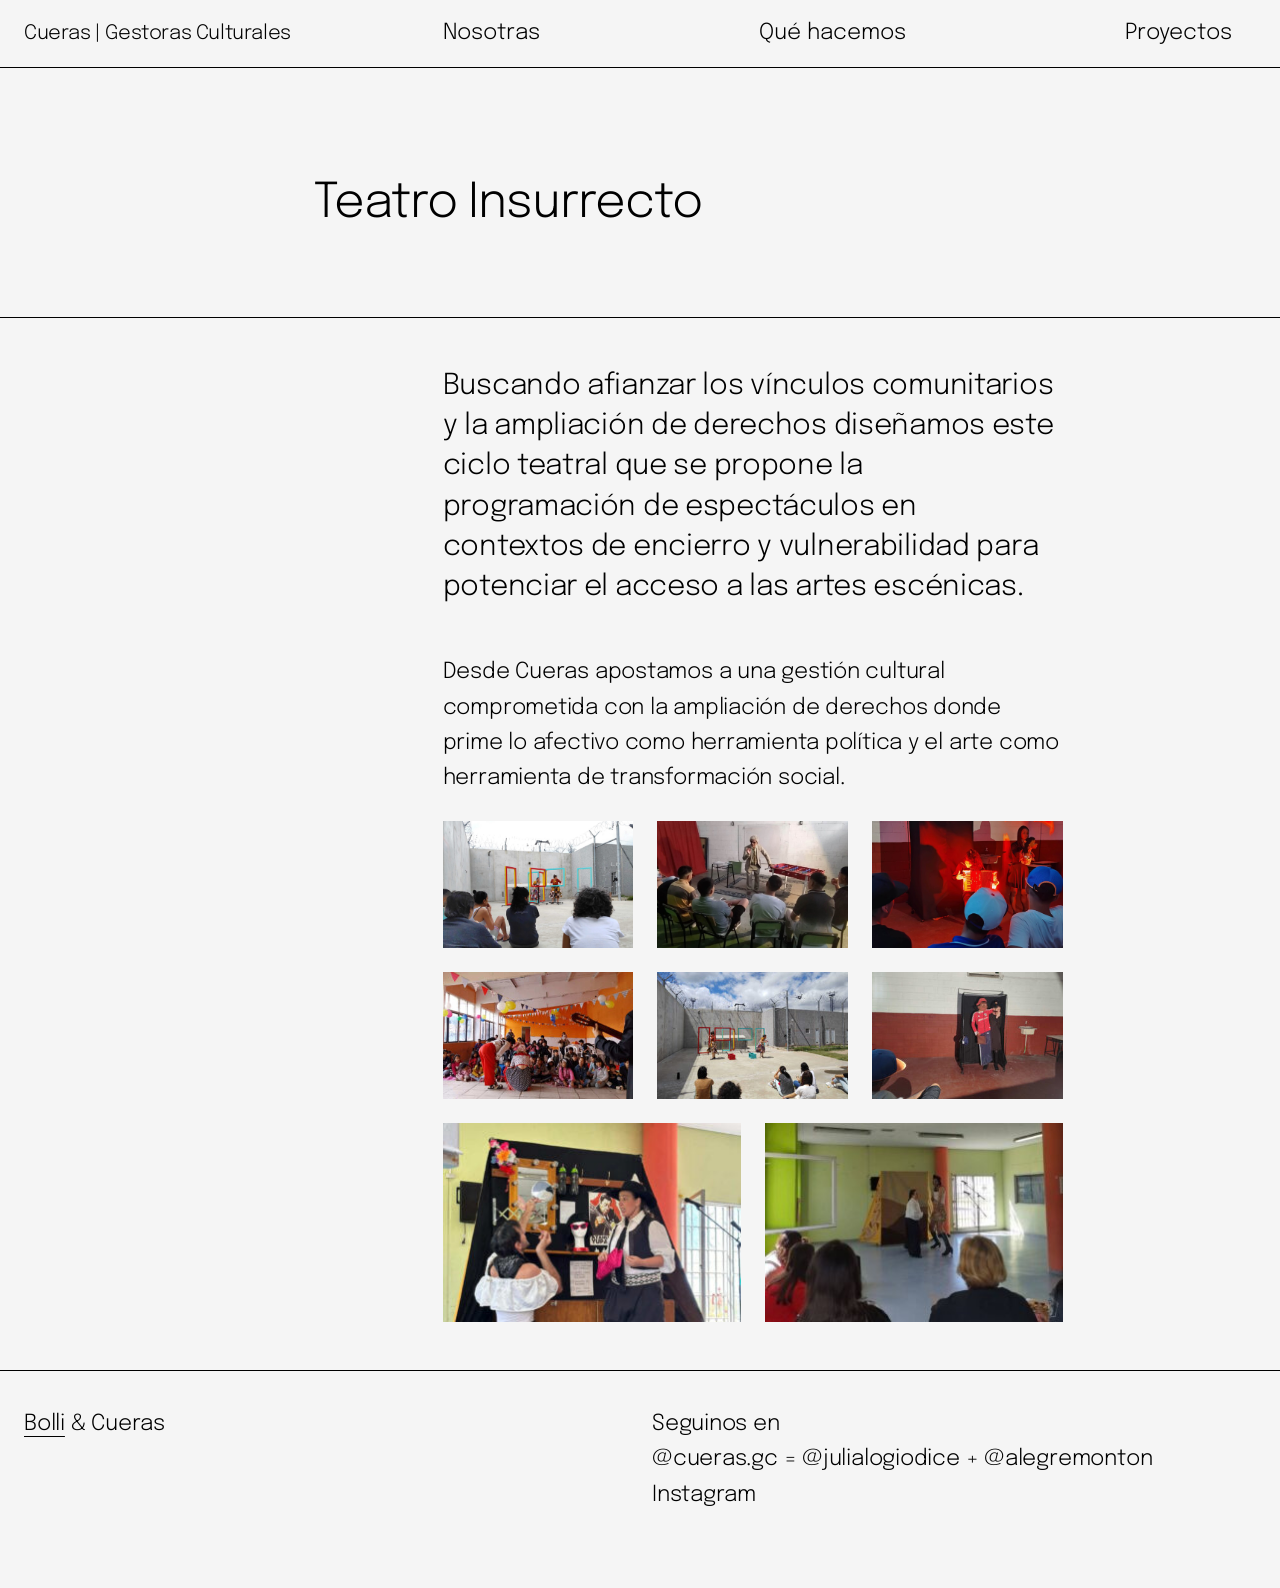
<file: proyectos/teatro-insurrecto/index.html>
<!doctype html>
<html lang="es-AR">
  <head>
    <meta charset="UTF-8" />
    <meta name="viewport" content="width=device-width, initial-scale=1" />
    <meta name="robots" content="max-image-preview:large" />
    <title>Teatro Insurrecto &#8211; Cueras | Gestoras Culturales</title>
    <link rel="stylesheet" href="/assets/css/common.css" />
    <link rel="stylesheet" href="/assets/css/proyectos-teatro-insurrecto.css" />
















    <link
      rel="stylesheet"
      id="fewer-style-css"
      href="../../wp-content/themes/fewer/style.css"
      media="all"
    />
    <link
      rel="icon"
      href="../../wp-content/uploads/2024/04/cropped-android-chrome-192x192-1-32x32.png"
      sizes="32x32"
    />
    <link
      rel="icon"
      href="../../wp-content/uploads/2024/04/cropped-android-chrome-192x192-1-192x192.png"
      sizes="192x192"
    />
    <link
      rel="apple-touch-icon"
      href="../../wp-content/uploads/2024/04/cropped-android-chrome-192x192-1-180x180.png"
    />
    <meta
      name="msapplication-TileImage"
      content="/wp-content/uploads/2024/04/cropped-android-chrome-192x192-1-192x192.png"
    />
  </head>

  <body
    class="wp-singular post-template-default single single-post postid-102 single-format-standard wp-custom-logo wp-embed-responsive wp-theme-fewer"
  >
    <div class="wp-site-blocks">
      <header class="wp-block-template-part">
        <div
          class="wp-block-group has-background-background-color has-background has-global-padding is-layout-constrained wp-container-core-group-is-layout-254f1302 wp-block-group-is-layout-constrained"
          style="
            border-top-style: none;
            border-top-width: 0px;
            border-right-style: none;
            border-right-width: 0px;
            border-bottom-color: var(--wp--preset--color--primary);
            border-bottom-width: 1px;
            border-left-style: none;
            border-left-width: 0px;
            padding-top: 0;
            padding-right: 0;
            padding-bottom: 0;
            padding-left: 0;
          "
        >
          <div
            class="wp-block-columns alignfull are-vertically-aligned-center is-not-stacked-on-mobile is-layout-flex wp-container-core-columns-is-layout-4971f46f wp-block-columns-is-layout-flex"
            style="
              padding-top: var(--wp--preset--spacing--40);
              padding-right: var(--wp--preset--spacing--50);
              padding-bottom: var(--wp--preset--spacing--40);
              padding-left: var(--wp--preset--spacing--50);
            "
          >
            <div
              class="wp-block-column is-vertically-aligned-center is-layout-flow wp-block-column-is-layout-flow"
              style="flex-basis: 33.33%"
            >
              <p class="wp-block-site-title">
                <a href="../../index.html" target="_self" rel="home"
                  >Cueras | Gestoras Culturales</a
                >
              </p>
            </div>

            <div
              class="wp-block-column is-vertically-aligned-center is-layout-flow wp-block-column-is-layout-flow"
              style="padding-right: 0; padding-left: 0; flex-basis: 66.66%"
            >
              <nav
                class="is-responsive items-justified-space-between wp-block-navigation is-horizontal is-content-justification-space-between is-layout-flex wp-container-core-navigation-is-layout-52f22772 wp-block-navigation-is-layout-flex"
              >
                <button
                  aria-haspopup="dialog"
                  aria-label="Abrir el menú"
                  class="wp-block-navigation__responsive-container-open"
                >
                  <svg
                    width="24"
                    height="24"
                    xmlns="http://www.w3.org/2000/svg"
                    viewBox="0 0 24 24"
                    aria-hidden="true"
                    focusable="false"
                  >
                    <path d="M4 7.5h16v1.5H4z"></path>
                    <path d="M4 15h16v1.5H4z"></path>
                  </svg>
                </button>
                <div
                  class="wp-block-navigation__responsive-container has-text-color has-primary-color has-background has-background-background-color"
                  id="modal-1"
                  tabindex="-1"
                >
                  <div
                    class="wp-block-navigation__responsive-close"
                    tabindex="-1"
                  >
                    <div
                      class="wp-block-navigation__responsive-dialog"
                    >
                      <button
                        aria-label="Cerrar el menú"
                        class="wp-block-navigation__responsive-container-close"
                      >
                        <svg
                          xmlns="http://www.w3.org/2000/svg"
                          viewBox="0 0 24 24"
                          width="24"
                          height="24"
                          aria-hidden="true"
                          focusable="false"
                        >
                          <path
                            d="m13.06 12 6.47-6.47-1.06-1.06L12 10.94 5.53 4.47 4.47 5.53 10.94 12l-6.47 6.47 1.06 1.06L12 13.06l6.47 6.47 1.06-1.06L13.06 12Z"
                          ></path>
                        </svg>
                      </button>
                      <div
                        class="wp-block-navigation__responsive-container-content"
                        id="modal-1-content"
                      >
                        <ul
                          class="wp-block-navigation__container wp-block-page-list is-responsive items-justified-space-between wp-block-navigation"
                        >
                            <li
                              class="wp-block-pages-list__item wp-block-navigation-item open-on-hover-click"
                            >
                              <a
                                class="wp-block-pages-list__item__link wp-block-navigation-item__content"
                                href="../../nosotras/"
                                >Nosotras</a
                              >
                            </li>
                            <li
                              class="wp-block-pages-list__item wp-block-navigation-item open-on-hover-click"
                            >
                              <a
                                class="wp-block-pages-list__item__link wp-block-navigation-item__content"
                                href="../../hacemos/"
                                >Qué hacemos</a
                              >
                            </li>
                            <li
                              class="wp-block-pages-list__item wp-block-navigation-item open-on-hover-click"
                            >
                              <a
                                class="wp-block-pages-list__item__link wp-block-navigation-item__content"
                                href="../../proyectos/"
                                >Proyectos</a
                              >
                            </li>
                        </ul>
                      </div>
                    </div>
                  </div>
                </div>
              </nav>
            </div>

            <div
              class="wp-block-column is-layout-flow wp-block-column-is-layout-flow"
              style="flex-basis: 0%"
            ></div>
          </div>
        </div>

        <div
          style="height: var(--wp--preset--spacing--80)"
          aria-hidden="true"
          class="wp-block-spacer"
        ></div>
      </header>

      <div class="wp-block-group is-layout-flow wp-block-group-is-layout-flow">
        <div
          class="wp-block-group has-global-padding is-layout-constrained wp-block-group-is-layout-constrained"
          style="
            border-top-style: none;
            border-top-width: 0px;
            border-right-style: none;
            border-right-width: 0px;
            border-bottom-color: var(--wp--preset--color--primary);
            border-bottom-width: 1px;
            border-left-style: none;
            border-left-width: 0px;
          "
        >
          <div
            class="wp-block-columns alignfull is-layout-flex wp-container-core-columns-is-layout-96ee630b wp-block-columns-is-layout-flex"
            style="
              padding-top: 0;
              padding-right: var(--wp--preset--spacing--50);
              padding-bottom: var(--wp--preset--spacing--80);
              padding-left: var(--wp--preset--spacing--50);
            "
          >
            <div
              class="wp-block-column is-layout-flow wp-block-column-is-layout-flow"
              style="flex-basis: 55%"
            >
              <h1 class="has-text-align-right wp-block-post-title">
                Teatro Insurrecto
              </h1>
            </div>
          </div>
        </div>

        <main
          class="wp-block-group is-layout-flow wp-block-group-is-layout-flow"
          style="min-height: 50vh"
        >
          <div
            class="wp-block-columns is-layout-flex wp-container-core-columns-is-layout-2aa49d08 wp-block-columns-is-layout-flex"
            style="
              padding-top: var(--wp--preset--spacing--50);
              padding-right: var(--wp--preset--spacing--50);
              padding-bottom: var(--wp--preset--spacing--50);
              padding-left: var(--wp--preset--spacing--50);
            "
          >
            <div
              class="wp-block-column is-layout-flow wp-block-column-is-layout-flow"
              style="flex-basis: 35%"
            ></div>

            <div
              class="wp-block-column is-layout-flow wp-block-column-is-layout-flow"
              style="flex-basis: 55%"
            >
              <div
                style="
                  font-size: clamp(
                    1.146rem,
                    1.146rem + ((1vw - 0.2rem) * 1.539),
                    1.8rem
                  );
                  line-height: 1.4;
                  margin-bottom: var(--wp--preset--spacing--50);
                "
                class="wp-block-post-excerpt"
              >
                <p class="wp-block-post-excerpt__excerpt">
                  Buscando afianzar los vínculos comunitarios y la ampliación de
                  derechos diseñamos este ciclo teatral que se propone la
                  programación de espectáculos en contextos de encierro y
                  vulnerabilidad para potenciar el acceso a las artes escénicas.
                </p>
              </div>

              <div
                class="entry-content wp-block-post-content is-layout-flow wp-block-post-content-is-layout-flow"
              >
                <p></p>

                <p>
                  Desde Cueras apostamos a una gestión cultural comprometida con
                  la ampliación de derechos donde prime lo afectivo como
                  herramienta política y el arte como herramienta de
                  transformación social.
                </p>

                <figure
                  class="wp-block-gallery has-nested-images columns-3 is-cropped wp-block-gallery-3 is-layout-flex wp-block-gallery-is-layout-flex"
                >
                  <figure class="wp-block-image size-large">
                    <a
                      href="../../wp-content/uploads/2024/04/insurrecto03-scaled.jpg"
                      ><img
                        fetchpriority="high"
                        decoding="async"
                        width="1024"
                        height="683"
                        src="../../wp-content/uploads/2024/04/insurrecto03-1024x683.jpg"
                        alt="Registro fotográfico de Teatro Insurrecto — imagen 1 de 8"
                        class="wp-image-149"
                        srcset="
                          ../../wp-content/uploads/2024/04/insurrecto03-1024x683.jpg  1024w,
                          ../../wp-content/uploads/2024/04/insurrecto03-300x200.jpg    300w,
                          ../../wp-content/uploads/2024/04/insurrecto03-768x512.jpg    768w,
                          ../../wp-content/uploads/2024/04/insurrecto03-1536x1024.jpg 1536w,
                          ../../wp-content/uploads/2024/04/insurrecto03-2048x1365.jpg 2048w
                        "
                        sizes="(max-width: 1024px) 100vw, 1024px"
                    /></a>
                  </figure>

                  <figure class="wp-block-image size-large">
                    <a
                      href="../../wp-content/uploads/2024/04/insurrecto05.jpg"
                      ><img
                        loading="lazy"
                        decoding="async"
                        width="1024"
                        height="683"
                        src="../../wp-content/uploads/2024/04/insurrecto05-1024x683.jpg"
                        alt="Registro fotográfico de Teatro Insurrecto — imagen 2 de 8"
                        class="wp-image-147"
                        srcset="
                          ../../wp-content/uploads/2024/04/insurrecto05-1024x683.jpg  1024w,
                          ../../wp-content/uploads/2024/04/insurrecto05-300x200.jpg    300w,
                          ../../wp-content/uploads/2024/04/insurrecto05-768x512.jpg    768w,
                          ../../wp-content/uploads/2024/04/insurrecto05-1536x1024.jpg 1536w,
                          ../../wp-content/uploads/2024/04/insurrecto05.jpg           1600w
                        "
                        sizes="(max-width: 1024px) 100vw, 1024px"
                    /></a>
                  </figure>

                  <figure class="wp-block-image size-large">
                    <a
                      href="../../wp-content/uploads/2024/04/insurrecto01-scaled.jpg"
                      ><img
                        loading="lazy"
                        decoding="async"
                        width="1024"
                        height="683"
                        src="../../wp-content/uploads/2024/04/insurrecto01-1024x683.jpg"
                        alt="Registro fotográfico de Teatro Insurrecto — imagen 3 de 8"
                        class="wp-image-143"
                        srcset="
                          ../../wp-content/uploads/2024/04/insurrecto01-1024x683.jpg  1024w,
                          ../../wp-content/uploads/2024/04/insurrecto01-300x200.jpg    300w,
                          ../../wp-content/uploads/2024/04/insurrecto01-768x512.jpg    768w,
                          ../../wp-content/uploads/2024/04/insurrecto01-1536x1024.jpg 1536w,
                          ../../wp-content/uploads/2024/04/insurrecto01-2048x1366.jpg 2048w
                        "
                        sizes="(max-width: 1024px) 100vw, 1024px"
                    /></a>
                  </figure>

                  <figure class="wp-block-image size-large">
                    <a
                      href="../../wp-content/uploads/2024/04/insurrecto06.jpg"
                      ><img
                        loading="lazy"
                        decoding="async"
                        width="1024"
                        height="683"
                        src="../../wp-content/uploads/2024/04/insurrecto06-1024x683.jpg"
                        alt="Registro fotográfico de Teatro Insurrecto — imagen 4 de 8"
                        class="wp-image-146"
                        srcset="
                          ../../wp-content/uploads/2024/04/insurrecto06-1024x683.jpg 1024w,
                          ../../wp-content/uploads/2024/04/insurrecto06-300x200.jpg   300w,
                          ../../wp-content/uploads/2024/04/insurrecto06-768x512.jpg   768w,
                          ../../wp-content/uploads/2024/04/insurrecto06.jpg          1200w
                        "
                        sizes="auto, (max-width: 1024px) 100vw, 1024px"
                    /></a>
                  </figure>

                  <figure class="wp-block-image size-large">
                    <a
                      href="../../wp-content/uploads/2024/04/insurrecto04-scaled.jpg"
                      ><img
                        loading="lazy"
                        decoding="async"
                        width="1024"
                        height="683"
                        src="../../wp-content/uploads/2024/04/insurrecto04-1024x683.jpg"
                        alt="Registro fotográfico de Teatro Insurrecto — imagen 5 de 8"
                        class="wp-image-148"
                        srcset="
                          ../../wp-content/uploads/2024/04/insurrecto04-1024x683.jpg  1024w,
                          ../../wp-content/uploads/2024/04/insurrecto04-300x200.jpg    300w,
                          ../../wp-content/uploads/2024/04/insurrecto04-768x512.jpg    768w,
                          ../../wp-content/uploads/2024/04/insurrecto04-1536x1024.jpg 1536w,
                          ../../wp-content/uploads/2024/04/insurrecto04-2048x1366.jpg 2048w
                        "
                        sizes="auto, (max-width: 1024px) 100vw, 1024px"
                    /></a>
                  </figure>

                  <figure class="wp-block-image size-large">
                    <a
                      href="../../wp-content/uploads/2024/04/insurrecto02-scaled.jpg"
                      ><img
                        loading="lazy"
                        decoding="async"
                        width="1024"
                        height="683"
                        src="../../wp-content/uploads/2024/04/insurrecto02-1024x683.jpg"
                        alt="Registro fotográfico de Teatro Insurrecto — imagen 6 de 8"
                        class="wp-image-150"
                        srcset="
                          ../../wp-content/uploads/2024/04/insurrecto02-1024x683.jpg  1024w,
                          ../../wp-content/uploads/2024/04/insurrecto02-300x200.jpg    300w,
                          ../../wp-content/uploads/2024/04/insurrecto02-768x512.jpg    768w,
                          ../../wp-content/uploads/2024/04/insurrecto02-1536x1024.jpg 1536w,
                          ../../wp-content/uploads/2024/04/insurrecto02-2048x1366.jpg 2048w
                        "
                        sizes="auto, (max-width: 1024px) 100vw, 1024px"
                    /></a>
                  </figure>

                  <figure class="wp-block-image size-large">
                    <a
                      href="../../wp-content/uploads/2024/04/insurrecto08.jpg"
                      ><img
                        loading="lazy"
                        decoding="async"
                        width="960"
                        height="640"
                        src="../../wp-content/uploads/2024/04/insurrecto08.jpg"
                        alt="Registro fotográfico de Teatro Insurrecto — imagen 7 de 8"
                        class="wp-image-144"
                        srcset="
                          ../../wp-content/uploads/2024/04/insurrecto08.jpg         960w,
                          ../../wp-content/uploads/2024/04/insurrecto08-300x200.jpg 300w,
                          ../../wp-content/uploads/2024/04/insurrecto08-768x512.jpg 768w
                        "
                        sizes="auto, (max-width: 960px) 100vw, 960px"
                    /></a>
                  </figure>

                  <figure class="wp-block-image size-large">
                    <a
                      href="../../wp-content/uploads/2024/04/insurrecto07.jpg"
                      ><img
                        loading="lazy"
                        decoding="async"
                        width="1024"
                        height="683"
                        src="../../wp-content/uploads/2024/04/insurrecto07-1024x683.jpg"
                        alt="Registro fotográfico de Teatro Insurrecto — imagen 8 de 8"
                        class="wp-image-145"
                        srcset="
                          ../../wp-content/uploads/2024/04/insurrecto07-1024x683.jpg 1024w,
                          ../../wp-content/uploads/2024/04/insurrecto07-300x200.jpg   300w,
                          ../../wp-content/uploads/2024/04/insurrecto07-768x512.jpg   768w,
                          ../../wp-content/uploads/2024/04/insurrecto07.jpg          1200w
                        "
                        sizes="auto, (max-width: 1024px) 100vw, 1024px"
                    /></a>
                  </figure>
                </figure>
              </div>
            </div>

            <div
              class="wp-block-column is-layout-flow wp-block-column-is-layout-flow"
              style="flex-basis: 15%"
            ></div>
          </div>
        </main>
      </div>

      <footer class="wp-block-template-part">
        <div
          class="wp-block-group has-global-padding is-layout-constrained wp-block-group-is-layout-constrained"
          style="
            border-top-color: var(--wp--preset--color--primary);
            border-top-width: 1px;
            border-right-style: none;
            border-right-width: 0px;
            border-bottom-style: none;
            border-bottom-width: 0px;
            border-left-style: none;
            border-left-width: 0px;
          "
        >
          <div
            class="wp-block-columns alignfull is-layout-flex wp-container-core-columns-is-layout-fdd9c2b1 wp-block-columns-is-layout-flex"
            style="
              padding-top: var(--wp--preset--spacing--60);
              padding-right: var(--wp--preset--spacing--50);
              padding-bottom: var(--wp--preset--spacing--60);
              padding-left: var(--wp--preset--spacing--50);
            "
          >
            <div
              class="wp-block-column is-layout-flow wp-block-column-is-layout-flow"
            >
              <p>
                <a href="https://www.bolli.ar" target="_blank" rel="noopener"
                  >Bolli</a
                >
                &amp; Cueras
              </p>
            </div>

            <div
              class="wp-block-column is-layout-flow wp-block-column-is-layout-flow"
            >
              <p>
                Seguinos en<br />@cueras.gc = @julialogiodice + @alegremonton<br />Instagram
              </p>
            </div>
          </div>
        </div>

        <div
          class="wp-block-columns is-layout-flex wp-container-core-columns-is-layout-0111f410 wp-block-columns-is-layout-flex"
          style="
            padding-right: var(--wp--preset--spacing--50);
            padding-left: var(--wp--preset--spacing--50);
          "
        ></div>
      </footer>
    </div>
    <script src="/assets/site.js" defer></script>
  </body>
</html>
</file>
<file: assets/css/common.css>
/* Shared styles extracted from the static WordPress export. */

img:is([sizes="auto" i], [sizes^="auto," i]) {
        contain-intrinsic-size: 3000px 1500px;
      }

:root .wp-block-site-title {
        box-sizing: border-box;
        letter-spacing: -0.02em;
        line-height: 1.3;
        margin-block: 0;
      }
      .wp-block-site-title :where(a) {
        color: inherit;
        font-family: inherit;
        font-size: inherit;
        font-style: inherit;
        font-weight: inherit;
        letter-spacing: inherit;
        line-height: inherit;
        text-decoration: inherit;
      }

.wp-block-navigation .wp-block-page-list {
        align-items: var(--navigation-layout-align, initial);
        background-color: inherit;
        display: flex;
        flex-direction: var(--navigation-layout-direction, initial);
        flex-wrap: var(--navigation-layout-wrap, wrap);
        justify-content: var(--navigation-layout-justify, initial);
      }
      .wp-block-navigation .wp-block-navigation-item {
        background-color: inherit;
      }
      .wp-block-page-list {
        box-sizing: border-box;
      }

/* Navigation fallback shared by pages whose WordPress export omitted it. */
.wp-block-navigation {
        --navigation-layout-align: center;
        --navigation-layout-direction: row;
        --navigation-layout-justification-setting: flex-start;
        --navigation-layout-justify: flex-start;
        --navigation-layout-wrap: wrap;
        position: relative;
      }
      .wp-block-navigation.items-justified-space-between {
        --navigation-layout-justification-setting: space-between;
        --navigation-layout-justify: space-between;
      }
      .wp-block-navigation ul {
        list-style: none;
        margin: 0;
        padding: 0;
      }
      .wp-block-navigation .wp-block-navigation-item {
        align-items: center;
        display: flex;
        position: relative;
      }
      .wp-block-navigation :where(a) {
        text-decoration: none;
      }
      .wp-block-navigation__container,
      .wp-block-navigation__responsive-container-content {
        align-items: var(--navigation-layout-align, initial);
        display: flex;
        flex-direction: var(--navigation-layout-direction, initial);
        flex-wrap: var(--navigation-layout-wrap, wrap);
        justify-content: var(--navigation-layout-justify, initial);
      }
      .wp-block-navigation__container {
        list-style: none;
        margin: 0;
        padding-left: 0;
      }
      .wp-block-navigation__container,
      .wp-block-navigation__responsive-close,
      .wp-block-navigation__responsive-container,
      .wp-block-navigation__responsive-container-content,
      .wp-block-navigation__responsive-dialog {
        gap: inherit;
      }
      .wp-block-navigation__container:only-child,
      .wp-block-page-list:only-child {
        flex-grow: 1;
      }
      .wp-block-navigation__responsive-container {
        background-color: inherit;
        bottom: 0;
        display: none;
        left: 0;
        position: fixed;
        right: 0;
        top: 0;
      }
      .wp-block-navigation__responsive-container-close,
      .wp-block-navigation__responsive-container-open {
        background: transparent;
        border: 0;
        color: currentColor;
        cursor: pointer;
        margin: 0;
        padding: 0;
      }
      .wp-block-navigation__responsive-container-close svg,
      .wp-block-navigation__responsive-container-open svg {
        display: block;
        fill: currentColor;
        height: 24px;
        width: 24px;
      }
      .wp-block-navigation__responsive-container-open {
        display: flex;
      }
      .wp-block-navigation__responsive-close {
        width: 100%;
      }
      .wp-block-navigation__responsive-dialog {
        position: relative;
      }
      .wp-block-navigation__responsive-container-close {
        position: absolute;
        right: 0;
        top: 0;
        z-index: 2;
      }
      .wp-block-navigation__responsive-container.is-menu-open {
        display: flex;
        flex-direction: column;
        overflow: auto;
        padding: 1rem;
        z-index: 100000;
      }
      .wp-block-navigation__responsive-container.is-menu-open
        .wp-block-navigation__responsive-container-content {
        align-items: var(--navigation-layout-justification-setting, inherit);
        flex-direction: column;
        flex-wrap: nowrap;
        justify-content: flex-start;
        padding-top: calc(2rem + 24px);
      }
      .wp-block-navigation__responsive-container.is-menu-open
        :is(.wp-block-navigation__container, .wp-block-page-list) {
        align-items: var(--navigation-layout-justification-setting, initial);
        display: flex;
        flex-direction: column;
        justify-content: flex-start;
      }
      @media (min-width: 600px) {
        .wp-block-navigation__responsive-container:not(.hidden-by-default):not(
            .is-menu-open
          ) {
          display: block;
          position: relative;
          width: 100%;
          z-index: auto;
        }
        .wp-block-navigation__responsive-container:not(.hidden-by-default):not(
            .is-menu-open
          )
          .wp-block-navigation__responsive-container-close,
        .wp-block-navigation__responsive-container-open:not(.always-shown) {
          display: none;
        }
      }

.wp-block-columns {
        box-sizing: border-box;
        display: flex;
        flex-wrap: wrap !important;
      }
      @media (min-width: 782px) {
        .wp-block-columns {
          flex-wrap: nowrap !important;
        }
      }
      .wp-block-columns {
        align-items: normal !important;
      }
      .wp-block-columns.are-vertically-aligned-top {
        align-items: flex-start;
      }
      .wp-block-columns.are-vertically-aligned-center {
        align-items: center;
      }
      .wp-block-columns.are-vertically-aligned-bottom {
        align-items: flex-end;
      }
      @media (max-width: 781px) {
        .wp-block-columns:not(.is-not-stacked-on-mobile) > .wp-block-column {
          flex-basis: 100% !important;
        }
      }
      @media (min-width: 782px) {
        .wp-block-columns:not(.is-not-stacked-on-mobile) > .wp-block-column {
          flex-basis: 0;
          flex-grow: 1;
        }
        .wp-block-columns:not(.is-not-stacked-on-mobile)
          > .wp-block-column[style*="flex-basis"] {
          flex-grow: 0;
        }
      }
      .wp-block-columns.is-not-stacked-on-mobile {
        flex-wrap: nowrap !important;
      }
      .wp-block-columns.is-not-stacked-on-mobile > .wp-block-column {
        flex-basis: 0;
        flex-grow: 1;
      }
      .wp-block-columns.is-not-stacked-on-mobile
        > .wp-block-column[style*="flex-basis"] {
        flex-grow: 0;
      }
      :where(.wp-block-columns) {
        margin-bottom: 1.75em;
      }
      :where(.wp-block-columns.has-background) {
        padding: 1.25em 2.375em;
      }
      .wp-block-column {
        flex-grow: 1;
        min-width: 0;
        overflow-wrap: break-word;
        word-break: break-word;
      }
      .wp-block-column.is-vertically-aligned-top {
        align-self: flex-start;
      }
      .wp-block-column.is-vertically-aligned-center {
        align-self: center;
      }
      .wp-block-column.is-vertically-aligned-bottom {
        align-self: flex-end;
      }
      .wp-block-column.is-vertically-aligned-stretch {
        align-self: stretch;
      }
      .wp-block-column.is-vertically-aligned-bottom,
      .wp-block-column.is-vertically-aligned-center,
      .wp-block-column.is-vertically-aligned-top {
        width: 100%;
      }

.wp-block-group {
        box-sizing: border-box;
      }
      :where(.wp-block-group.wp-block-group-is-layout-constrained) {
        position: relative;
      }

.wp-block-spacer {
        clear: both;
      }

.wp-block-post-title {
        box-sizing: border-box;
        word-break: break-word;
      }
      .wp-block-post-title :where(a) {
        display: inline-block;
        font-family: inherit;
        font-size: inherit;
        font-style: inherit;
        font-weight: inherit;
        letter-spacing: inherit;
        line-height: inherit;
        text-decoration: inherit;
      }

.is-small-text {
        font-size: 0.875em;
      }
      .is-regular-text {
        font-size: 1em;
      }
      .is-large-text {
        font-size: 2.25em;
      }
      .is-larger-text {
        font-size: 3em;
      }
      .has-drop-cap:not(:focus):first-letter {
        float: left;
        font-size: 8.4em;
        font-style: normal;
        font-weight: 100;
        line-height: 0.68;
        margin: 0.05em 0.1em 0 0;
        text-transform: uppercase;
      }
      body.rtl .has-drop-cap:not(:focus):first-letter {
        float: none;
        margin-left: 0.1em;
      }
      p.has-drop-cap.has-background {
        overflow: hidden;
      }
      :root :where(p.has-background) {
        padding: 1.25em 2.375em;
      }
      :where(p.has-text-color:not(.has-link-color)) a {
        color: inherit;
      }
      p.has-text-align-left[style*="writing-mode:vertical-lr"],
      p.has-text-align-right[style*="writing-mode:vertical-rl"] {
        rotate: 180deg;
      }

img.wp-smiley,
      img.emoji {
        display: inline !important;
        border: none !important;
        box-shadow: none !important;
        height: 1em !important;
        width: 1em !important;
        margin: 0 0.07em !important;
        vertical-align: -0.1em !important;
        background: none !important;
        padding: 0 !important;
      }

:root {
        --wp-block-synced-color: #7a00df;
        --wp-block-synced-color--rgb: 122, 0, 223;
        --wp-bound-block-color: var(--wp-block-synced-color);
        --wp-editor-canvas-background: #ddd;
        --wp-admin-theme-color: #007cba;
        --wp-admin-theme-color--rgb: 0, 124, 186;
        --wp-admin-theme-color-darker-10: #006ba1;
        --wp-admin-theme-color-darker-10--rgb: 0, 107, 160.5;
        --wp-admin-theme-color-darker-20: #005a87;
        --wp-admin-theme-color-darker-20--rgb: 0, 90, 135;
        --wp-admin-border-width-focus: 2px;
      }
      @media (min-resolution: 192dpi) {
        :root {
          --wp-admin-border-width-focus: 1.5px;
        }
      }
      .wp-element-button {
        cursor: pointer;
      }
      :root .has-very-light-gray-background-color {
        background-color: #eee;
      }
      :root .has-very-dark-gray-background-color {
        background-color: #313131;
      }
      :root .has-very-light-gray-color {
        color: #eee;
      }
      :root .has-very-dark-gray-color {
        color: #313131;
      }
      :root .has-vivid-green-cyan-to-vivid-cyan-blue-gradient-background {
        background: linear-gradient(135deg, #00d084, #0693e3);
      }
      :root .has-purple-crush-gradient-background {
        background: linear-gradient(135deg, #34e2e4, #4721fb 50%, #ab1dfe);
      }
      :root .has-hazy-dawn-gradient-background {
        background: linear-gradient(135deg, #faaca8, #dad0ec);
      }
      :root .has-subdued-olive-gradient-background {
        background: linear-gradient(135deg, #fafae1, #67a671);
      }
      :root .has-atomic-cream-gradient-background {
        background: linear-gradient(135deg, #fdd79a, #004a59);
      }
      :root .has-nightshade-gradient-background {
        background: linear-gradient(135deg, #330968, #31cdcf);
      }
      :root .has-midnight-gradient-background {
        background: linear-gradient(135deg, #020381, #2874fc);
      }
      :root {
        --wp--preset--font-size--normal: 16px;
        --wp--preset--font-size--huge: 42px;
      }
      .has-regular-font-size {
        font-size: 1em;
      }
      .has-larger-font-size {
        font-size: 2.625em;
      }
      .has-normal-font-size {
        font-size: var(--wp--preset--font-size--normal);
      }
      .has-huge-font-size {
        font-size: var(--wp--preset--font-size--huge);
      }
      .has-text-align-center {
        text-align: center;
      }
      .has-text-align-left {
        text-align: left;
      }
      .has-text-align-right {
        text-align: right;
      }
      .has-fit-text {
        white-space: nowrap !important;
      }
      #end-resizable-editor-section {
        display: none;
      }
      .aligncenter {
        clear: both;
      }
      .items-justified-left {
        justify-content: flex-start;
      }
      .items-justified-center {
        justify-content: center;
      }
      .items-justified-right {
        justify-content: flex-end;
      }
      .items-justified-space-between {
        justify-content: space-between;
      }
      .screen-reader-text {
        border: 0;
        clip-path: inset(50%);
        height: 1px;
        margin: -1px;
        overflow: hidden;
        padding: 0;
        position: absolute;
        width: 1px;
        word-wrap: normal !important;
      }
      .screen-reader-text:focus {
        background-color: #ddd;
        clip-path: none;
        color: #444;
        display: block;
        font-size: 1em;
        height: auto;
        left: 5px;
        line-height: normal;
        padding: 15px 23px 14px;
        text-decoration: none;
        top: 5px;
        width: auto;
        z-index: 100000;
      }
      html :where(.has-border-color) {
        border-style: solid;
      }
      html :where([style*="border-top-color"]) {
        border-top-style: solid;
      }
      html :where([style*="border-right-color"]) {
        border-right-style: solid;
      }
      html :where([style*="border-bottom-color"]) {
        border-bottom-style: solid;
      }
      html :where([style*="border-left-color"]) {
        border-left-style: solid;
      }
      html :where([style*="border-width"]) {
        border-style: solid;
      }
      html :where([style*="border-top-width"]) {
        border-top-style: solid;
      }
      html :where([style*="border-right-width"]) {
        border-right-style: solid;
      }
      html :where([style*="border-bottom-width"]) {
        border-bottom-style: solid;
      }
      html :where([style*="border-left-width"]) {
        border-left-style: solid;
      }
      html :where(img[class*="wp-image-"]) {
        height: auto;
        max-width: 100%;
      }
      :where(figure) {
        margin: 0 0 1em;
      }
      html :where(.is-position-sticky) {
        --wp-admin--admin-bar--position-offset: var(
          --wp-admin--admin-bar--height,
          0px
        );
      }
      @media screen and (max-width: 600px) {
        html :where(.is-position-sticky) {
          --wp-admin--admin-bar--position-offset: 0px;
        }
      }

.skip-link.screen-reader-text {
        border: 0;
        clip-path: inset(50%);
        height: 1px;
        margin: -1px;
        overflow: hidden;
        padding: 0;
        position: absolute !important;
        width: 1px;
        word-wrap: normal !important;
      }

      .skip-link.screen-reader-text:focus {
        background-color: #eee;
        clip-path: none;
        color: #444;
        display: block;
        font-size: 1em;
        height: auto;
        left: 5px;
        line-height: normal;
        padding: 15px 23px 14px;
        text-decoration: none;
        top: 5px;
        width: auto;
        z-index: 100000;
      }
</file>
<file: assets/css/home.css>
/* Page-specific styles: index.html. */

.wp-block-navigation {
        position: relative;
      }
      .wp-block-navigation ul {
        margin-bottom: 0;
        margin-left: 0;
        margin-top: 0;
        padding-left: 0;
      }
      .wp-block-navigation ul,
      .wp-block-navigation ul li {
        list-style: none;
        padding: 0;
      }
      .wp-block-navigation .wp-block-navigation-item {
        align-items: center;
        background-color: inherit;
        display: flex;
        position: relative;
      }
      .wp-block-navigation
        .wp-block-navigation-item
        .wp-block-navigation__submenu-container:empty {
        display: none;
      }
      .wp-block-navigation .wp-block-navigation-item__content {
        display: block;
        z-index: 1;
      }
      .wp-block-navigation
        .wp-block-navigation-item__content.wp-block-navigation-item__content {
        color: inherit;
      }
      .wp-block-navigation.has-text-decoration-underline
        .wp-block-navigation-item__content,
      .wp-block-navigation.has-text-decoration-underline
        .wp-block-navigation-item__content:active,
      .wp-block-navigation.has-text-decoration-underline
        .wp-block-navigation-item__content:focus {
        text-decoration: underline;
      }
      .wp-block-navigation.has-text-decoration-line-through
        .wp-block-navigation-item__content,
      .wp-block-navigation.has-text-decoration-line-through
        .wp-block-navigation-item__content:active,
      .wp-block-navigation.has-text-decoration-line-through
        .wp-block-navigation-item__content:focus {
        text-decoration: line-through;
      }
      .wp-block-navigation :where(a),
      .wp-block-navigation :where(a:active),
      .wp-block-navigation :where(a:focus) {
        text-decoration: none;
      }
      .wp-block-navigation .wp-block-navigation__submenu-icon {
        align-self: center;
        background-color: inherit;
        border: none;
        color: currentColor;
        display: inline-block;
        font-size: inherit;
        height: 0.6em;
        line-height: 0;
        margin-left: 0.25em;
        padding: 0;
        width: 0.6em;
      }
      .wp-block-navigation .wp-block-navigation__submenu-icon svg {
        display: inline-block;
        stroke: currentColor;
        height: inherit;
        margin-top: 0.075em;
        width: inherit;
      }
      .wp-block-navigation {
        --navigation-layout-justification-setting: flex-start;
        --navigation-layout-direction: row;
        --navigation-layout-wrap: wrap;
        --navigation-layout-justify: flex-start;
        --navigation-layout-align: center;
      }
      .wp-block-navigation.is-vertical {
        --navigation-layout-direction: column;
        --navigation-layout-justify: initial;
        --navigation-layout-align: flex-start;
      }
      .wp-block-navigation.no-wrap {
        --navigation-layout-wrap: nowrap;
      }
      .wp-block-navigation.items-justified-center {
        --navigation-layout-justification-setting: center;
        --navigation-layout-justify: center;
      }
      .wp-block-navigation.items-justified-center.is-vertical {
        --navigation-layout-align: center;
      }
      .wp-block-navigation.items-justified-right {
        --navigation-layout-justification-setting: flex-end;
        --navigation-layout-justify: flex-end;
      }
      .wp-block-navigation.items-justified-right.is-vertical {
        --navigation-layout-align: flex-end;
      }
      .wp-block-navigation.items-justified-space-between {
        --navigation-layout-justification-setting: space-between;
        --navigation-layout-justify: space-between;
      }
      .wp-block-navigation .has-child .wp-block-navigation__submenu-container {
        align-items: normal;
        background-color: inherit;
        color: inherit;
        display: flex;
        flex-direction: column;
        opacity: 0;
        position: absolute;
        z-index: 2;
      }
      @media not (prefers-reduced-motion) {
        .wp-block-navigation
          .has-child
          .wp-block-navigation__submenu-container {
          transition: opacity 0.1s linear;
        }
      }
      .wp-block-navigation .has-child .wp-block-navigation__submenu-container {
        height: 0;
        overflow: hidden;
        visibility: hidden;
        width: 0;
      }
      .wp-block-navigation
        .has-child
        .wp-block-navigation__submenu-container
        > .wp-block-navigation-item
        > .wp-block-navigation-item__content {
        display: flex;
        flex-grow: 1;
        padding: 0.5em 1em;
      }
      .wp-block-navigation
        .has-child
        .wp-block-navigation__submenu-container
        > .wp-block-navigation-item
        > .wp-block-navigation-item__content
        .wp-block-navigation__submenu-icon {
        margin-left: auto;
        margin-right: 0;
      }
      .wp-block-navigation
        .has-child
        .wp-block-navigation__submenu-container
        .wp-block-navigation-item__content {
        margin: 0;
      }
      .wp-block-navigation .has-child .wp-block-navigation__submenu-container {
        left: -1px;
        top: 100%;
      }
      @media (min-width: 782px) {
        .wp-block-navigation
          .has-child
          .wp-block-navigation__submenu-container
          .wp-block-navigation__submenu-container {
          left: 100%;
          top: -1px;
        }
        .wp-block-navigation
          .has-child
          .wp-block-navigation__submenu-container
          .wp-block-navigation__submenu-container:before {
          background: #0000;
          content: "";
          display: block;
          height: 100%;
          position: absolute;
          right: 100%;
          width: 0.5em;
        }
        .wp-block-navigation
          .has-child
          .wp-block-navigation__submenu-container
          .wp-block-navigation__submenu-icon {
          margin-right: 0.25em;
        }
        .wp-block-navigation
          .has-child
          .wp-block-navigation__submenu-container
          .wp-block-navigation__submenu-icon
          svg {
          transform: rotate(-90deg);
        }
      }
      .wp-block-navigation
        .has-child
        .wp-block-navigation-submenu__toggle[aria-expanded="true"]
        ~ .wp-block-navigation__submenu-container,
      .wp-block-navigation
        .has-child:not(.open-on-click):hover
        > .wp-block-navigation__submenu-container,
      .wp-block-navigation
        .has-child:not(.open-on-click):not(.open-on-hover-click):focus-within
        > .wp-block-navigation__submenu-container {
        height: auto;
        min-width: 200px;
        opacity: 1;
        overflow: visible;
        visibility: visible;
        width: auto;
      }
      .wp-block-navigation.has-background
        .has-child
        .wp-block-navigation__submenu-container {
        left: 0;
        top: 100%;
      }
      @media (min-width: 782px) {
        .wp-block-navigation.has-background
          .has-child
          .wp-block-navigation__submenu-container
          .wp-block-navigation__submenu-container {
          left: 100%;
          top: 0;
        }
      }
      .wp-block-navigation-submenu {
        display: flex;
        position: relative;
      }
      .wp-block-navigation-submenu .wp-block-navigation__submenu-icon svg {
        stroke: currentColor;
      }
      button.wp-block-navigation-item__content {
        background-color: initial;
        border: none;
        color: currentColor;
        font-family: inherit;
        font-size: inherit;
        font-style: inherit;
        font-weight: inherit;
        letter-spacing: inherit;
        line-height: inherit;
        text-align: left;
        text-transform: inherit;
      }
      .wp-block-navigation-submenu__toggle {
        cursor: pointer;
      }
      .wp-block-navigation-submenu__toggle[aria-expanded="true"]
        + .wp-block-navigation__submenu-icon
        > svg,
      .wp-block-navigation-submenu__toggle[aria-expanded="true"] > svg {
        transform: rotate(180deg);
      }
      .wp-block-navigation-item.open-on-click
        .wp-block-navigation-submenu__toggle {
        padding-left: 0;
        padding-right: 0.85em;
      }
      .wp-block-navigation-item.open-on-click
        .wp-block-navigation-submenu__toggle
        + .wp-block-navigation__submenu-icon {
        margin-left: -0.6em;
        pointer-events: none;
      }
      .wp-block-navigation-item.open-on-click
        button.wp-block-navigation-item__content:not(
          .wp-block-navigation-submenu__toggle
        ) {
        padding: 0;
      }
      .wp-block-navigation .wp-block-page-list,
      .wp-block-navigation__container,
      .wp-block-navigation__responsive-close,
      .wp-block-navigation__responsive-container,
      .wp-block-navigation__responsive-container-content,
      .wp-block-navigation__responsive-dialog {
        gap: inherit;
      }
      :where(
        .wp-block-navigation.has-background
          .wp-block-navigation-item
          a:not(.wp-element-button)
      ),
      :where(
        .wp-block-navigation.has-background
          .wp-block-navigation-submenu
          a:not(.wp-element-button)
      ) {
        padding: 0.5em 1em;
      }
      :where(
        .wp-block-navigation
          .wp-block-navigation__submenu-container
          .wp-block-navigation-item
          a:not(.wp-element-button)
      ),
      :where(
        .wp-block-navigation
          .wp-block-navigation__submenu-container
          .wp-block-navigation-submenu
          a:not(.wp-element-button)
      ),
      :where(
        .wp-block-navigation
          .wp-block-navigation__submenu-container
          .wp-block-navigation-submenu
          button.wp-block-navigation-item__content
      ),
      :where(
        .wp-block-navigation
          .wp-block-navigation__submenu-container
          .wp-block-pages-list__item
          button.wp-block-navigation-item__content
      ) {
        padding: 0.5em 1em;
      }
      .wp-block-navigation.items-justified-right
        .wp-block-navigation__container
        .has-child
        .wp-block-navigation__submenu-container,
      .wp-block-navigation.items-justified-right
        .wp-block-page-list
        > .has-child
        .wp-block-navigation__submenu-container,
      .wp-block-navigation.items-justified-space-between
        .wp-block-page-list
        > .has-child:last-child
        .wp-block-navigation__submenu-container,
      .wp-block-navigation.items-justified-space-between
        > .wp-block-navigation__container
        > .has-child:last-child
        .wp-block-navigation__submenu-container {
        left: auto;
        right: 0;
      }
      .wp-block-navigation.items-justified-right
        .wp-block-navigation__container
        .has-child
        .wp-block-navigation__submenu-container
        .wp-block-navigation__submenu-container,
      .wp-block-navigation.items-justified-right
        .wp-block-page-list
        > .has-child
        .wp-block-navigation__submenu-container
        .wp-block-navigation__submenu-container,
      .wp-block-navigation.items-justified-space-between
        .wp-block-page-list
        > .has-child:last-child
        .wp-block-navigation__submenu-container
        .wp-block-navigation__submenu-container,
      .wp-block-navigation.items-justified-space-between
        > .wp-block-navigation__container
        > .has-child:last-child
        .wp-block-navigation__submenu-container
        .wp-block-navigation__submenu-container {
        left: -1px;
        right: -1px;
      }
      @media (min-width: 782px) {
        .wp-block-navigation.items-justified-right
          .wp-block-navigation__container
          .has-child
          .wp-block-navigation__submenu-container
          .wp-block-navigation__submenu-container,
        .wp-block-navigation.items-justified-right
          .wp-block-page-list
          > .has-child
          .wp-block-navigation__submenu-container
          .wp-block-navigation__submenu-container,
        .wp-block-navigation.items-justified-space-between
          .wp-block-page-list
          > .has-child:last-child
          .wp-block-navigation__submenu-container
          .wp-block-navigation__submenu-container,
        .wp-block-navigation.items-justified-space-between
          > .wp-block-navigation__container
          > .has-child:last-child
          .wp-block-navigation__submenu-container
          .wp-block-navigation__submenu-container {
          left: auto;
          right: 100%;
        }
      }
      .wp-block-navigation:not(.has-background)
        .wp-block-navigation__submenu-container {
        background-color: #fff;
        border: 1px solid #00000026;
      }
      .wp-block-navigation.has-background
        .wp-block-navigation__submenu-container {
        background-color: inherit;
      }
      .wp-block-navigation:not(.has-text-color)
        .wp-block-navigation__submenu-container {
        color: #000;
      }
      .wp-block-navigation__container {
        align-items: var(--navigation-layout-align, initial);
        display: flex;
        flex-direction: var(--navigation-layout-direction, initial);
        flex-wrap: var(--navigation-layout-wrap, wrap);
        justify-content: var(--navigation-layout-justify, initial);
        list-style: none;
        margin: 0;
        padding-left: 0;
      }
      .wp-block-navigation__container .is-responsive {
        display: none;
      }
      .wp-block-navigation__container:only-child,
      .wp-block-page-list:only-child {
        flex-grow: 1;
      }
      @keyframes overlay-menu__fade-in-animation {
        0% {
          opacity: 0;
          transform: translateY(0.5em);
        }
        to {
          opacity: 1;
          transform: translateY(0);
        }
      }
      .wp-block-navigation__responsive-container {
        bottom: 0;
        display: none;
        left: 0;
        position: fixed;
        right: 0;
        top: 0;
      }
      .wp-block-navigation__responsive-container
        :where(.wp-block-navigation-item a) {
        color: inherit;
      }
      .wp-block-navigation__responsive-container
        .wp-block-navigation__responsive-container-content {
        align-items: var(--navigation-layout-align, initial);
        display: flex;
        flex-direction: var(--navigation-layout-direction, initial);
        flex-wrap: var(--navigation-layout-wrap, wrap);
        justify-content: var(--navigation-layout-justify, initial);
      }
      .wp-block-navigation__responsive-container:not(
        .is-menu-open.is-menu-open
      ) {
        background-color: inherit !important;
        color: inherit !important;
      }
      .wp-block-navigation__responsive-container.is-menu-open {
        background-color: inherit;
        display: flex;
        flex-direction: column;
      }
      @media not (prefers-reduced-motion) {
        .wp-block-navigation__responsive-container.is-menu-open {
          animation: overlay-menu__fade-in-animation 0.1s ease-out;
          animation-fill-mode: forwards;
        }
      }
      .wp-block-navigation__responsive-container.is-menu-open {
        overflow: auto;
        padding: clamp(1rem, var(--wp--style--root--padding-top), 20rem)
          clamp(1rem, var(--wp--style--root--padding-right), 20rem)
          clamp(1rem, var(--wp--style--root--padding-bottom), 20rem)
          clamp(1rem, var(--wp--style--root--padding-left), 20rem);
        z-index: 100000;
      }
      .wp-block-navigation__responsive-container.is-menu-open
        .wp-block-navigation__responsive-container-content {
        align-items: var(--navigation-layout-justification-setting, inherit);
        display: flex;
        flex-direction: column;
        flex-wrap: nowrap;
        overflow: visible;
        padding-top: calc(2rem + 24px);
      }
      .wp-block-navigation__responsive-container.is-menu-open
        .wp-block-navigation__responsive-container-content,
      .wp-block-navigation__responsive-container.is-menu-open
        .wp-block-navigation__responsive-container-content
        .wp-block-navigation__container,
      .wp-block-navigation__responsive-container.is-menu-open
        .wp-block-navigation__responsive-container-content
        .wp-block-page-list {
        justify-content: flex-start;
      }
      .wp-block-navigation__responsive-container.is-menu-open
        .wp-block-navigation__responsive-container-content
        .wp-block-navigation__submenu-icon {
        display: none;
      }
      .wp-block-navigation__responsive-container.is-menu-open
        .wp-block-navigation__responsive-container-content
        .has-child
        .wp-block-navigation__submenu-container {
        border: none;
        height: auto;
        min-width: 200px;
        opacity: 1;
        overflow: initial;
        padding-left: 2rem;
        padding-right: 2rem;
        position: static;
        visibility: visible;
        width: auto;
      }
      .wp-block-navigation__responsive-container.is-menu-open
        .wp-block-navigation__responsive-container-content
        .wp-block-navigation__container,
      .wp-block-navigation__responsive-container.is-menu-open
        .wp-block-navigation__responsive-container-content
        .wp-block-navigation__submenu-container {
        gap: inherit;
      }
      .wp-block-navigation__responsive-container.is-menu-open
        .wp-block-navigation__responsive-container-content
        .wp-block-navigation__submenu-container {
        padding-top: var(--wp--style--block-gap, 2em);
      }
      .wp-block-navigation__responsive-container.is-menu-open
        .wp-block-navigation__responsive-container-content
        .wp-block-navigation-item__content {
        padding: 0;
      }
      .wp-block-navigation__responsive-container.is-menu-open
        .wp-block-navigation__responsive-container-content
        .wp-block-navigation-item,
      .wp-block-navigation__responsive-container.is-menu-open
        .wp-block-navigation__responsive-container-content
        .wp-block-navigation__container,
      .wp-block-navigation__responsive-container.is-menu-open
        .wp-block-navigation__responsive-container-content
        .wp-block-page-list {
        align-items: var(--navigation-layout-justification-setting, initial);
        display: flex;
        flex-direction: column;
      }
      .wp-block-navigation__responsive-container.is-menu-open
        .wp-block-navigation-item,
      .wp-block-navigation__responsive-container.is-menu-open
        .wp-block-navigation-item
        .wp-block-navigation__submenu-container,
      .wp-block-navigation__responsive-container.is-menu-open
        .wp-block-navigation__container,
      .wp-block-navigation__responsive-container.is-menu-open
        .wp-block-page-list {
        background: #0000 !important;
        color: inherit !important;
      }
      .wp-block-navigation__responsive-container.is-menu-open
        .wp-block-navigation__submenu-container.wp-block-navigation__submenu-container.wp-block-navigation__submenu-container.wp-block-navigation__submenu-container {
        left: auto;
        right: auto;
      }
      @media (min-width: 600px) {
        .wp-block-navigation__responsive-container:not(.hidden-by-default):not(
            .is-menu-open
          ) {
          background-color: inherit;
          display: block;
          position: relative;
          width: 100%;
          z-index: auto;
        }
        .wp-block-navigation__responsive-container:not(.hidden-by-default):not(
            .is-menu-open
          )
          .wp-block-navigation__responsive-container-close {
          display: none;
        }
        .wp-block-navigation__responsive-container.is-menu-open
          .wp-block-navigation__submenu-container.wp-block-navigation__submenu-container.wp-block-navigation__submenu-container.wp-block-navigation__submenu-container {
          left: 0;
        }
      }
      .wp-block-navigation:not(.has-background)
        .wp-block-navigation__responsive-container.is-menu-open {
        background-color: #fff;
      }
      .wp-block-navigation:not(.has-text-color)
        .wp-block-navigation__responsive-container.is-menu-open {
        color: #000;
      }
      .wp-block-navigation__toggle_button_label {
        font-size: 1rem;
        font-weight: 700;
      }
      .wp-block-navigation__responsive-container-close,
      .wp-block-navigation__responsive-container-open {
        background: #0000;
        border: none;
        color: currentColor;
        cursor: pointer;
        margin: 0;
        padding: 0;
        text-transform: inherit;
        vertical-align: middle;
      }
      .wp-block-navigation__responsive-container-close svg,
      .wp-block-navigation__responsive-container-open svg {
        fill: currentColor;
        display: block;
        height: 24px;
        pointer-events: none;
        width: 24px;
      }
      .wp-block-navigation__responsive-container-open {
        display: flex;
      }
      .wp-block-navigation__responsive-container-open.wp-block-navigation__responsive-container-open.wp-block-navigation__responsive-container-open {
        font-family: inherit;
        font-size: inherit;
        font-weight: inherit;
      }
      @media (min-width: 600px) {
        .wp-block-navigation__responsive-container-open:not(.always-shown) {
          display: none;
        }
      }
      .wp-block-navigation__responsive-container-close {
        position: absolute;
        right: 0;
        top: 0;
        z-index: 2;
      }
      .wp-block-navigation__responsive-container-close.wp-block-navigation__responsive-container-close.wp-block-navigation__responsive-container-close {
        font-family: inherit;
        font-size: inherit;
        font-weight: inherit;
      }
      .wp-block-navigation__responsive-close {
        width: 100%;
      }
      .has-modal-open .wp-block-navigation__responsive-close {
        margin-left: auto;
        margin-right: auto;
        max-width: var(--wp--style--global--wide-size, 100%);
      }
      .wp-block-navigation__responsive-close:focus {
        outline: none;
      }
      .is-menu-open .wp-block-navigation__responsive-close,
      .is-menu-open .wp-block-navigation__responsive-container-content,
      .is-menu-open .wp-block-navigation__responsive-dialog {
        box-sizing: border-box;
      }
      .wp-block-navigation__responsive-dialog {
        position: relative;
      }
      .has-modal-open
        .admin-bar
        .is-menu-open
        .wp-block-navigation__responsive-dialog {
        margin-top: 46px;
      }
      @media (min-width: 782px) {
        .has-modal-open
          .admin-bar
          .is-menu-open
          .wp-block-navigation__responsive-dialog {
          margin-top: 32px;
        }
      }
      html.has-modal-open {
        overflow: hidden;
      }

.wp-block-post-featured-image {
        margin-left: 0;
        margin-right: 0;
      }
      .wp-block-post-featured-image a {
        display: block;
        height: 100%;
      }
      .wp-block-post-featured-image :where(img) {
        box-sizing: border-box;
        height: auto;
        max-width: 100%;
        vertical-align: bottom;
        width: 100%;
      }
      .wp-block-post-featured-image.alignfull img,
      .wp-block-post-featured-image.alignwide img {
        width: 100%;
      }
      .wp-block-post-featured-image
        .wp-block-post-featured-image__overlay.has-background-dim {
        background-color: #000;
        inset: 0;
        position: absolute;
      }
      .wp-block-post-featured-image {
        position: relative;
      }
      .wp-block-post-featured-image
        .wp-block-post-featured-image__overlay.has-background-gradient {
        background-color: initial;
      }
      .wp-block-post-featured-image
        .wp-block-post-featured-image__overlay.has-background-dim-0 {
        opacity: 0;
      }
      .wp-block-post-featured-image
        .wp-block-post-featured-image__overlay.has-background-dim-10 {
        opacity: 0.1;
      }
      .wp-block-post-featured-image
        .wp-block-post-featured-image__overlay.has-background-dim-20 {
        opacity: 0.2;
      }
      .wp-block-post-featured-image
        .wp-block-post-featured-image__overlay.has-background-dim-30 {
        opacity: 0.3;
      }
      .wp-block-post-featured-image
        .wp-block-post-featured-image__overlay.has-background-dim-40 {
        opacity: 0.4;
      }
      .wp-block-post-featured-image
        .wp-block-post-featured-image__overlay.has-background-dim-50 {
        opacity: 0.5;
      }
      .wp-block-post-featured-image
        .wp-block-post-featured-image__overlay.has-background-dim-60 {
        opacity: 0.6;
      }
      .wp-block-post-featured-image
        .wp-block-post-featured-image__overlay.has-background-dim-70 {
        opacity: 0.7;
      }
      .wp-block-post-featured-image
        .wp-block-post-featured-image__overlay.has-background-dim-80 {
        opacity: 0.8;
      }
      .wp-block-post-featured-image
        .wp-block-post-featured-image__overlay.has-background-dim-90 {
        opacity: 0.9;
      }
      .wp-block-post-featured-image
        .wp-block-post-featured-image__overlay.has-background-dim-100 {
        opacity: 1;
      }
      .wp-block-post-featured-image:where(.alignleft, .alignright) {
        width: 100%;
      }

.wp-block-post-terms {
        box-sizing: border-box;
      }
      .wp-block-post-terms .wp-block-post-terms__separator {
        white-space: pre-wrap;
      }

.wp-block-post-template {
        box-sizing: border-box;
        list-style: none;
        margin-bottom: 0;
        margin-top: 0;
        max-width: 100%;
        padding: 0;
      }
      .wp-block-post-template.is-flex-container {
        display: flex;
        flex-direction: row;
        flex-wrap: wrap;
        gap: 1.25em;
      }
      .wp-block-post-template.is-flex-container > li {
        margin: 0;
        width: 100%;
      }
      @media (min-width: 600px) {
        .wp-block-post-template.is-flex-container.is-flex-container.columns-2
          > li {
          width: calc(50% - 0.625em);
        }
        .wp-block-post-template.is-flex-container.is-flex-container.columns-3
          > li {
          width: calc(33.33333% - 0.83333em);
        }
        .wp-block-post-template.is-flex-container.is-flex-container.columns-4
          > li {
          width: calc(25% - 0.9375em);
        }
        .wp-block-post-template.is-flex-container.is-flex-container.columns-5
          > li {
          width: calc(20% - 1em);
        }
        .wp-block-post-template.is-flex-container.is-flex-container.columns-6
          > li {
          width: calc(16.66667% - 1.04167em);
        }
      }
      @media (max-width: 600px) {
        .wp-block-post-template-is-layout-grid.wp-block-post-template-is-layout-grid.wp-block-post-template-is-layout-grid.wp-block-post-template-is-layout-grid {
          grid-template-columns: 1fr;
        }
      }
      .wp-block-post-template-is-layout-constrained > li > .alignright,
      .wp-block-post-template-is-layout-flow > li > .alignright {
        float: right;
        margin-inline-end: 0;
        margin-inline-start: 2em;
      }
      .wp-block-post-template-is-layout-constrained > li > .alignleft,
      .wp-block-post-template-is-layout-flow > li > .alignleft {
        float: left;
        margin-inline-end: 2em;
        margin-inline-start: 0;
      }
      .wp-block-post-template-is-layout-constrained > li > .aligncenter,
      .wp-block-post-template-is-layout-flow > li > .aligncenter {
        margin-inline-end: auto;
        margin-inline-start: auto;
      }

:root {
        --wp--preset--aspect-ratio--square: 1;
        --wp--preset--aspect-ratio--4-3: 4/3;
        --wp--preset--aspect-ratio--3-4: 3/4;
        --wp--preset--aspect-ratio--3-2: 3/2;
        --wp--preset--aspect-ratio--2-3: 2/3;
        --wp--preset--aspect-ratio--16-9: 16/9;
        --wp--preset--aspect-ratio--9-16: 9/16;
        --wp--preset--color--black: #000000;
        --wp--preset--color--cyan-bluish-gray: #abb8c3;
        --wp--preset--color--white: #ffffff;
        --wp--preset--color--pale-pink: #f78da7;
        --wp--preset--color--vivid-red: #cf2e2e;
        --wp--preset--color--luminous-vivid-orange: #ff6900;
        --wp--preset--color--luminous-vivid-amber: #fcb900;
        --wp--preset--color--light-green-cyan: #7bdcb5;
        --wp--preset--color--vivid-green-cyan: #00d084;
        --wp--preset--color--pale-cyan-blue: #8ed1fc;
        --wp--preset--color--vivid-cyan-blue: #0693e3;
        --wp--preset--color--vivid-purple: #9b51e0;
        --wp--preset--color--primary: #000000;
        --wp--preset--color--secondary: #767676;
        --wp--preset--color--foreground: #000000;
        --wp--preset--color--background: #f5f5f5;
        --wp--preset--color--tertiary: #e6e6e6;
        --wp--preset--gradient--vivid-cyan-blue-to-vivid-purple: linear-gradient(
          135deg,
          rgb(6, 147, 227) 0%,
          rgb(155, 81, 224) 100%
        );
        --wp--preset--gradient--light-green-cyan-to-vivid-green-cyan: linear-gradient(
          135deg,
          rgb(122, 220, 180) 0%,
          rgb(0, 208, 130) 100%
        );
        --wp--preset--gradient--luminous-vivid-amber-to-luminous-vivid-orange: linear-gradient(
          135deg,
          rgb(252, 185, 0) 0%,
          rgb(255, 105, 0) 100%
        );
        --wp--preset--gradient--luminous-vivid-orange-to-vivid-red: linear-gradient(
          135deg,
          rgb(255, 105, 0) 0%,
          rgb(207, 46, 46) 100%
        );
        --wp--preset--gradient--very-light-gray-to-cyan-bluish-gray: linear-gradient(
          135deg,
          rgb(238, 238, 238) 0%,
          rgb(169, 184, 195) 100%
        );
        --wp--preset--gradient--cool-to-warm-spectrum: linear-gradient(
          135deg,
          rgb(74, 234, 220) 0%,
          rgb(151, 120, 209) 20%,
          rgb(207, 42, 186) 40%,
          rgb(238, 44, 130) 60%,
          rgb(251, 105, 98) 80%,
          rgb(254, 248, 76) 100%
        );
        --wp--preset--gradient--blush-light-purple: linear-gradient(
          135deg,
          rgb(255, 206, 236) 0%,
          rgb(152, 150, 240) 100%
        );
        --wp--preset--gradient--blush-bordeaux: linear-gradient(
          135deg,
          rgb(254, 205, 165) 0%,
          rgb(254, 45, 45) 50%,
          rgb(107, 0, 62) 100%
        );
        --wp--preset--gradient--luminous-dusk: linear-gradient(
          135deg,
          rgb(255, 203, 112) 0%,
          rgb(199, 81, 192) 50%,
          rgb(65, 88, 208) 100%
        );
        --wp--preset--gradient--pale-ocean: linear-gradient(
          135deg,
          rgb(255, 245, 203) 0%,
          rgb(182, 227, 212) 50%,
          rgb(51, 167, 181) 100%
        );
        --wp--preset--gradient--electric-grass: linear-gradient(
          135deg,
          rgb(202, 248, 128) 0%,
          rgb(113, 206, 126) 100%
        );
        --wp--preset--gradient--midnight: linear-gradient(
          135deg,
          rgb(2, 3, 129) 0%,
          rgb(40, 116, 252) 100%
        );
        --wp--preset--font-size--small: clamp(
          0.825rem,
          0.825rem + ((1vw - 0.2rem) * 0.56),
          1.0625rem
        );
        --wp--preset--font-size--medium: clamp(
          1rem,
          1rem + ((1vw - 0.2rem) * 0.588),
          1.25rem
        );
        --wp--preset--font-size--large: clamp(
          1.75rem,
          1.75rem + ((1vw - 0.2rem) * 0.588),
          2rem
        );
        --wp--preset--font-size--x-large: clamp(
          2.5rem,
          2.5rem + ((1vw - 0.2rem) * 1.176),
          3rem
        );
        --wp--preset--font-family--system-font:
          -apple-system, BlinkMacSystemFont, "Segoe UI", Roboto, Oxygen-Sans,
          Ubuntu, Cantarell, "Helvetica Neue", sans-serif;
        --wp--preset--font-family--epilogue: Epilogue;
        --wp--preset--spacing--20: 0.44rem;
        --wp--preset--spacing--30: 0.67rem;
        --wp--preset--spacing--40: 1rem;
        --wp--preset--spacing--50: 1.5rem;
        --wp--preset--spacing--60: 2.25rem;
        --wp--preset--spacing--70: 3.38rem;
        --wp--preset--spacing--80: 5.06rem;
        --wp--preset--shadow--natural: 6px 6px 9px rgba(0, 0, 0, 0.2);
        --wp--preset--shadow--deep: 12px 12px 50px rgba(0, 0, 0, 0.4);
        --wp--preset--shadow--sharp: 6px 6px 0px rgba(0, 0, 0, 0.2);
        --wp--preset--shadow--outlined:
          6px 6px 0px -3px rgb(255, 255, 255), 6px 6px rgb(0, 0, 0);
        --wp--preset--shadow--crisp: 6px 6px 0px rgb(0, 0, 0);
      }
      :root {
        --wp--style--global--content-size: 620px;
        --wp--style--global--wide-size: 1000px;
      }
      :where(body) {
        margin: 0;
      }
      .wp-site-blocks {
        padding-top: var(--wp--style--root--padding-top);
        padding-bottom: var(--wp--style--root--padding-bottom);
      }
      .has-global-padding {
        padding-right: var(--wp--style--root--padding-right);
        padding-left: var(--wp--style--root--padding-left);
      }
      .has-global-padding > .alignfull {
        margin-right: calc(var(--wp--style--root--padding-right) * -1);
        margin-left: calc(var(--wp--style--root--padding-left) * -1);
      }
      .has-global-padding
        :where(
          :not(.alignfull.is-layout-flow)
            > .has-global-padding:not(.wp-block-block, .alignfull)
        ) {
        padding-right: 0;
        padding-left: 0;
      }
      .has-global-padding
        :where(
          :not(.alignfull.is-layout-flow)
            > .has-global-padding:not(.wp-block-block, .alignfull)
        )
        > .alignfull {
        margin-left: 0;
        margin-right: 0;
      }
      .wp-site-blocks > .alignleft {
        float: left;
        margin-right: 2em;
      }
      .wp-site-blocks > .alignright {
        float: right;
        margin-left: 2em;
      }
      .wp-site-blocks > .aligncenter {
        justify-content: center;
        margin-left: auto;
        margin-right: auto;
      }
      :where(.wp-site-blocks) > * {
        margin-block-start: 1.5rem;
        margin-block-end: 0;
      }
      :where(.wp-site-blocks) > :first-child {
        margin-block-start: 0;
      }
      :where(.wp-site-blocks) > :last-child {
        margin-block-end: 0;
      }
      :root {
        --wp--style--block-gap: 1.5rem;
      }
      :root :where(.is-layout-flow) > :first-child {
        margin-block-start: 0;
      }
      :root :where(.is-layout-flow) > :last-child {
        margin-block-end: 0;
      }
      :root :where(.is-layout-flow) > * {
        margin-block-start: 1.5rem;
        margin-block-end: 0;
      }
      :root :where(.is-layout-constrained) > :first-child {
        margin-block-start: 0;
      }
      :root :where(.is-layout-constrained) > :last-child {
        margin-block-end: 0;
      }
      :root :where(.is-layout-constrained) > * {
        margin-block-start: 1.5rem;
        margin-block-end: 0;
      }
      :root :where(.is-layout-flex) {
        gap: 1.5rem;
      }
      :root :where(.is-layout-grid) {
        gap: 1.5rem;
      }
      .is-layout-flow > .alignleft {
        float: left;
        margin-inline-start: 0;
        margin-inline-end: 2em;
      }
      .is-layout-flow > .alignright {
        float: right;
        margin-inline-start: 2em;
        margin-inline-end: 0;
      }
      .is-layout-flow > .aligncenter {
        margin-left: auto !important;
        margin-right: auto !important;
      }
      .is-layout-constrained > .alignleft {
        float: left;
        margin-inline-start: 0;
        margin-inline-end: 2em;
      }
      .is-layout-constrained > .alignright {
        float: right;
        margin-inline-start: 2em;
        margin-inline-end: 0;
      }
      .is-layout-constrained > .aligncenter {
        margin-left: auto !important;
        margin-right: auto !important;
      }
      .is-layout-constrained
        > :where(:not(.alignleft):not(.alignright):not(.alignfull)) {
        max-width: var(--wp--style--global--content-size);
        margin-left: auto !important;
        margin-right: auto !important;
      }
      .is-layout-constrained > .alignwide {
        max-width: var(--wp--style--global--wide-size);
      }
      body .is-layout-flex {
        display: flex;
      }
      .is-layout-flex {
        flex-wrap: wrap;
        align-items: center;
      }
      .is-layout-flex > :is(*, div) {
        margin: 0;
      }
      body .is-layout-grid {
        display: grid;
      }
      .is-layout-grid > :is(*, div) {
        margin: 0;
      }
      body {
        background-color: var(--wp--preset--color--background);
        color: var(--wp--preset--color--foreground);
        font-family: var(--wp--preset--font-family--epilogue);
        font-size: clamp(
          0.918rem,
          0.918rem + ((1vw - 0.2rem) * 1.087),
          1.38rem
        );
        font-style: normal;
        font-weight: 300;
        line-height: 1.6;
        --wp--style--root--padding-top: 0;
        --wp--style--root--padding-right: 0;
        --wp--style--root--padding-bottom: 0;
        --wp--style--root--padding-left: 0;
      }
      a:where(:not(.wp-element-button)) {
        color: var(--wp--preset--color--primary);
        text-decoration: underline;
      }
      :root :where(a:where(:not(.wp-element-button)):hover) {
        text-decoration: none;
      }
      h1,
      h2,
      h3,
      h4,
      h5,
      h6 {
        font-style: normal;
        font-weight: 300;
        letter-spacing: -0.02em;
        line-height: 1.3;
      }
      h1 {
        font-size: var(--wp--preset--font-size--x-large);
      }
      h2 {
        font-size: var(--wp--preset--font-size--large);
      }
      h3 {
        font-size: clamp(
          1.188rem,
          1.188rem + ((1vw - 0.2rem) * 1.628),
          1.88rem
        );
      }
      h4 {
        font-size: clamp(
          1.055rem,
          1.055rem + ((1vw - 0.2rem) * 1.353),
          1.63rem
        );
      }
      h5 {
        font-size: clamp(
          0.918rem,
          0.918rem + ((1vw - 0.2rem) * 1.087),
          1.38rem
        );
      }
      h6 {
        font-size: clamp(
          0.875rem,
          0.875rem + ((1vw - 0.2rem) * 0.882),
          1.25rem
        );
      }
      :root :where(.wp-element-button, .wp-block-button__link) {
        background-color: var(--wp--preset--color--primary);
        border-radius: 0.25rem;
        border-width: 0;
        color: var(--wp--preset--color--background);
        font-family: inherit;
        font-size: clamp(
          0.918rem,
          0.918rem + ((1vw - 0.2rem) * 1.087),
          1.38rem
        );
        font-style: inherit;
        font-weight: inherit;
        letter-spacing: inherit;
        line-height: inherit;
        padding-top: calc(0.667em + 2px);
        padding-right: calc(1.333em + 2px);
        padding-bottom: calc(0.667em + 2px);
        padding-left: calc(1.333em + 2px);
        text-decoration: none;
        text-transform: inherit;
      }
      :root :where(.wp-element-button:hover, .wp-block-button__link:hover) {
        background-color: var(--wp--preset--color--secondary);
        color: var(--wp--preset--color--background);
      }
      :root :where(.wp-element-button:focus, .wp-block-button__link:focus) {
        background-color: var(--wp--preset--color--primary);
        color: var(--wp--preset--color--background);
        outline-color: var(--wp--preset--color--primary);
        outline-offset: 2px;
        outline-style: dotted;
        outline-width: 1px;
      }
      :root :where(.wp-element-button:active, .wp-block-button__link:active) {
        background-color: var(--wp--preset--color--primary);
        color: var(--wp--preset--color--background);
      }
      .has-black-color {
        color: var(--wp--preset--color--black) !important;
      }
      .has-cyan-bluish-gray-color {
        color: var(--wp--preset--color--cyan-bluish-gray) !important;
      }
      .has-white-color {
        color: var(--wp--preset--color--white) !important;
      }
      .has-pale-pink-color {
        color: var(--wp--preset--color--pale-pink) !important;
      }
      .has-vivid-red-color {
        color: var(--wp--preset--color--vivid-red) !important;
      }
      .has-luminous-vivid-orange-color {
        color: var(--wp--preset--color--luminous-vivid-orange) !important;
      }
      .has-luminous-vivid-amber-color {
        color: var(--wp--preset--color--luminous-vivid-amber) !important;
      }
      .has-light-green-cyan-color {
        color: var(--wp--preset--color--light-green-cyan) !important;
      }
      .has-vivid-green-cyan-color {
        color: var(--wp--preset--color--vivid-green-cyan) !important;
      }
      .has-pale-cyan-blue-color {
        color: var(--wp--preset--color--pale-cyan-blue) !important;
      }
      .has-vivid-cyan-blue-color {
        color: var(--wp--preset--color--vivid-cyan-blue) !important;
      }
      .has-vivid-purple-color {
        color: var(--wp--preset--color--vivid-purple) !important;
      }
      .has-primary-color {
        color: var(--wp--preset--color--primary) !important;
      }
      .has-secondary-color {
        color: var(--wp--preset--color--secondary) !important;
      }
      .has-foreground-color {
        color: var(--wp--preset--color--foreground) !important;
      }
      .has-background-color {
        color: var(--wp--preset--color--background) !important;
      }
      .has-tertiary-color {
        color: var(--wp--preset--color--tertiary) !important;
      }
      .has-black-background-color {
        background-color: var(--wp--preset--color--black) !important;
      }
      .has-cyan-bluish-gray-background-color {
        background-color: var(--wp--preset--color--cyan-bluish-gray) !important;
      }
      .has-white-background-color {
        background-color: var(--wp--preset--color--white) !important;
      }
      .has-pale-pink-background-color {
        background-color: var(--wp--preset--color--pale-pink) !important;
      }
      .has-vivid-red-background-color {
        background-color: var(--wp--preset--color--vivid-red) !important;
      }
      .has-luminous-vivid-orange-background-color {
        background-color: var(
          --wp--preset--color--luminous-vivid-orange
        ) !important;
      }
      .has-luminous-vivid-amber-background-color {
        background-color: var(
          --wp--preset--color--luminous-vivid-amber
        ) !important;
      }
      .has-light-green-cyan-background-color {
        background-color: var(--wp--preset--color--light-green-cyan) !important;
      }
      .has-vivid-green-cyan-background-color {
        background-color: var(--wp--preset--color--vivid-green-cyan) !important;
      }
      .has-pale-cyan-blue-background-color {
        background-color: var(--wp--preset--color--pale-cyan-blue) !important;
      }
      .has-vivid-cyan-blue-background-color {
        background-color: var(--wp--preset--color--vivid-cyan-blue) !important;
      }
      .has-vivid-purple-background-color {
        background-color: var(--wp--preset--color--vivid-purple) !important;
      }
      .has-primary-background-color {
        background-color: var(--wp--preset--color--primary) !important;
      }
      .has-secondary-background-color {
        background-color: var(--wp--preset--color--secondary) !important;
      }
      .has-foreground-background-color {
        background-color: var(--wp--preset--color--foreground) !important;
      }
      .has-background-background-color {
        background-color: var(--wp--preset--color--background) !important;
      }
      .has-tertiary-background-color {
        background-color: var(--wp--preset--color--tertiary) !important;
      }
      .has-black-border-color {
        border-color: var(--wp--preset--color--black) !important;
      }
      .has-cyan-bluish-gray-border-color {
        border-color: var(--wp--preset--color--cyan-bluish-gray) !important;
      }
      .has-white-border-color {
        border-color: var(--wp--preset--color--white) !important;
      }
      .has-pale-pink-border-color {
        border-color: var(--wp--preset--color--pale-pink) !important;
      }
      .has-vivid-red-border-color {
        border-color: var(--wp--preset--color--vivid-red) !important;
      }
      .has-luminous-vivid-orange-border-color {
        border-color: var(
          --wp--preset--color--luminous-vivid-orange
        ) !important;
      }
      .has-luminous-vivid-amber-border-color {
        border-color: var(--wp--preset--color--luminous-vivid-amber) !important;
      }
      .has-light-green-cyan-border-color {
        border-color: var(--wp--preset--color--light-green-cyan) !important;
      }
      .has-vivid-green-cyan-border-color {
        border-color: var(--wp--preset--color--vivid-green-cyan) !important;
      }
      .has-pale-cyan-blue-border-color {
        border-color: var(--wp--preset--color--pale-cyan-blue) !important;
      }
      .has-vivid-cyan-blue-border-color {
        border-color: var(--wp--preset--color--vivid-cyan-blue) !important;
      }
      .has-vivid-purple-border-color {
        border-color: var(--wp--preset--color--vivid-purple) !important;
      }
      .has-primary-border-color {
        border-color: var(--wp--preset--color--primary) !important;
      }
      .has-secondary-border-color {
        border-color: var(--wp--preset--color--secondary) !important;
      }
      .has-foreground-border-color {
        border-color: var(--wp--preset--color--foreground) !important;
      }
      .has-background-border-color {
        border-color: var(--wp--preset--color--background) !important;
      }
      .has-tertiary-border-color {
        border-color: var(--wp--preset--color--tertiary) !important;
      }
      .has-vivid-cyan-blue-to-vivid-purple-gradient-background {
        background: var(
          --wp--preset--gradient--vivid-cyan-blue-to-vivid-purple
        ) !important;
      }
      .has-light-green-cyan-to-vivid-green-cyan-gradient-background {
        background: var(
          --wp--preset--gradient--light-green-cyan-to-vivid-green-cyan
        ) !important;
      }
      .has-luminous-vivid-amber-to-luminous-vivid-orange-gradient-background {
        background: var(
          --wp--preset--gradient--luminous-vivid-amber-to-luminous-vivid-orange
        ) !important;
      }
      .has-luminous-vivid-orange-to-vivid-red-gradient-background {
        background: var(
          --wp--preset--gradient--luminous-vivid-orange-to-vivid-red
        ) !important;
      }
      .has-very-light-gray-to-cyan-bluish-gray-gradient-background {
        background: var(
          --wp--preset--gradient--very-light-gray-to-cyan-bluish-gray
        ) !important;
      }
      .has-cool-to-warm-spectrum-gradient-background {
        background: var(
          --wp--preset--gradient--cool-to-warm-spectrum
        ) !important;
      }
      .has-blush-light-purple-gradient-background {
        background: var(--wp--preset--gradient--blush-light-purple) !important;
      }
      .has-blush-bordeaux-gradient-background {
        background: var(--wp--preset--gradient--blush-bordeaux) !important;
      }
      .has-luminous-dusk-gradient-background {
        background: var(--wp--preset--gradient--luminous-dusk) !important;
      }
      .has-pale-ocean-gradient-background {
        background: var(--wp--preset--gradient--pale-ocean) !important;
      }
      .has-electric-grass-gradient-background {
        background: var(--wp--preset--gradient--electric-grass) !important;
      }
      .has-midnight-gradient-background {
        background: var(--wp--preset--gradient--midnight) !important;
      }
      .has-small-font-size {
        font-size: var(--wp--preset--font-size--small) !important;
      }
      .has-medium-font-size {
        font-size: var(--wp--preset--font-size--medium) !important;
      }
      .has-large-font-size {
        font-size: var(--wp--preset--font-size--large) !important;
      }
      .has-x-large-font-size {
        font-size: var(--wp--preset--font-size--x-large) !important;
      }
      .has-system-font-font-family {
        font-family: var(--wp--preset--font-family--system-font) !important;
      }
      .has-epilogue-font-family {
        font-family: var(--wp--preset--font-family--epilogue) !important;
      }
      :root :where(.wp-block-navigation) {
        font-size: clamp(
          0.918rem,
          0.918rem + ((1vw - 0.2rem) * 1.087),
          1.38rem
        );
        font-style: normal;
        font-weight: 300;
      }
      :root :where(.wp-block-navigation a:where(:not(.wp-element-button))) {
        text-decoration: none;
      }
      :root
        :where(.wp-block-navigation a:where(:not(.wp-element-button)):hover) {
        text-decoration: underline;
      }
      :root :where(p) {
        letter-spacing: -0.01em;
      }
      :root :where(.wp-block-post-terms) {
        font-size: clamp(0.875rem, 0.875rem + ((1vw - 0.2rem) * 0.059), 0.9rem);
      }
      :root :where(.wp-block-post-title) {
        font-size: var(--wp--preset--font-size--x-large);
        margin-bottom: 0;
      }
      :root :where(.wp-block-post-title a:where(:not(.wp-element-button))) {
        text-decoration: none;
      }
      :root
        :where(.wp-block-post-title a:where(:not(.wp-element-button)):hover) {
        text-decoration: underline;
      }
      :root :where(.wp-block-site-title) {
        font-size: var(--wp--preset--font-size--medium);
        font-style: normal;
        font-weight: 300;
      }
      :root :where(.wp-block-site-title a:where(:not(.wp-element-button))) {
        text-decoration: none;
      }
      :root
        :where(.wp-block-site-title a:where(:not(.wp-element-button)):hover) {
        text-decoration: underline;
      }

.wp-container-core-navigation-is-layout-52f22772 {
        gap: 0;
        justify-content: space-between;
      }
      .wp-container-core-columns-is-layout-4971f46f {
        flex-wrap: nowrap;
      }
      .wp-container-core-group-is-layout-254f1302 > .alignfull {
        margin-right: calc(0px * -1);
        margin-left: calc(0px * -1);
      }
      .wp-elements-c70ef12677b9e53827ebb414f0e12a1b
        a:where(:not(.wp-element-button)) {
        color: var(--wp--preset--color--secondary);
      }
      .wp-container-core-group-is-layout-d94e8b6a {
        gap: var(--wp--preset--spacing--20);
        flex-direction: column;
        align-items: flex-start;
      }
      .wp-container-core-post-template-is-layout-02493678 {
        grid-template-columns: repeat(2, minmax(0, 1fr));
      }
      .wp-container-core-columns-is-layout-0111f410 {
        flex-wrap: nowrap;
      }
      .wp-container-core-columns-is-layout-fdd9c2b1 {
        flex-wrap: nowrap;
      }
</file>
<file: wp-content/themes/fewer/style.css>
/*
Theme Name: Fewer

*/

@font-face {
	font-family: "Epilogue";
	font-style: normal;
	font-weight: 300;
	font-display: swap;
	src: url("/wp-content/themes/fewer/assets/fonts/epilogue_300.woff2") format("woff2");
}

@font-face {
	font-family: "Epilogue";
	font-style: normal;
	font-weight: 500;
	font-display: swap;
	src: url("/wp-content/themes/fewer/assets/fonts/epilogue_500.woff2") format("woff2");
}

@font-face {
	font-family: "Epilogue";
	font-style: italic;
	font-weight: 300;
	font-display: swap;
	src: url("/wp-content/themes/fewer/assets/fonts/epilogue_300italic.woff2") format("woff2");
}

@font-face {
	font-family: "Epilogue";
	font-style: italic;
	font-weight: 500;
	font-display: swap;
	src: url("/wp-content/themes/fewer/assets/fonts/epilogue_500italic.woff2") format("woff2");
}

/*
 * Font smoothing
 * https://github.com/WordPress/gutenberg/issues/35934
 */
body {
	-moz-osx-font-smoothing: grayscale;
	-webkit-font-smoothing: antialiased;
}

/*
 * Control the hover stylings of outline block style.
 * Unnecessary once block styles are configurable via theme.json
 * https://github.com/WordPress/gutenberg/issues/42794
 */
.wp-block-button.is-style-outline>.wp-block-button__link:not(.has-background):hover {
	background-color: var(--wp--preset--color--secondary);
	color: var(--wp--preset--color--background);
	border-color: var(--wp--preset--color--secondary);
}

/**
 * Currently table styles are only available with 'wp-block-styles' 
 * theme support (block css) thus the following needs to be included
 * since 'wp-block-styles' aren't used for this theme.
 * https://github.com/WordPress/gutenberg/issues/45065
 */
.wp-block-table thead {
	border-bottom: 3px solid;
}
.wp-block-table tfoot {
	border-top: 3px solid;
}
.wp-block-table td,
.wp-block-table th {
	padding: var(--wp--preset--spacing--30);
	border: 1px solid;
	word-break: normal;
}
.wp-block-table figcaption {
	font-size: var(--wp--preset--font-size--small);
	text-align: center;
}

/*
 * Link styles
 * https://github.com/WordPress/gutenberg/issues/42319
 */
a {
	text-decoration-thickness: .02em !important;
	text-underline-offset: .25em;
}

/* Static replacement for the WordPress navigation module. */
.wp-block-navigation__responsive-container-open,
.wp-block-navigation__responsive-container-close {
	display: none;
}

@media (max-width: 599px) {
	html.has-modal-open {
		overflow: hidden;
	}

	.wp-block-navigation__responsive-container-open {
		display: flex;
	}

	.wp-block-navigation__responsive-container:not(.is-menu-open) {
		display: none;
	}

	.wp-block-navigation__responsive-container.is-menu-open {
		display: flex;
		position: fixed;
		inset: 0;
		z-index: 100000;
		overflow: auto;
		padding: var(--wp--preset--spacing--50);
	}

	.wp-block-navigation__responsive-container.is-menu-open
		.wp-block-navigation__responsive-container-close {
		display: flex;
		position: absolute;
		top: var(--wp--preset--spacing--30);
		right: var(--wp--preset--spacing--30);
	}

	.wp-block-navigation__responsive-container.is-menu-open
		.wp-block-navigation__responsive-close,
	.wp-block-navigation__responsive-container.is-menu-open
		.wp-block-navigation__responsive-dialog,
	.wp-block-navigation__responsive-container.is-menu-open
		.wp-block-navigation__responsive-container-content {
		width: 100%;
	}
}
</file>
<file: assets/css/hacemos.css>
/* Page-specific styles: hacemos/index.html. */

.wp-block-navigation {
        position: relative;
      }
      .wp-block-navigation ul {
        margin-bottom: 0;
        margin-left: 0;
        margin-top: 0;
        padding-left: 0;
      }
      .wp-block-navigation ul,
      .wp-block-navigation ul li {
        list-style: none;
        padding: 0;
      }
      .wp-block-navigation .wp-block-navigation-item {
        align-items: center;
        background-color: inherit;
        display: flex;
        position: relative;
      }
      .wp-block-navigation
        .wp-block-navigation-item
        .wp-block-navigation__submenu-container:empty {
        display: none;
      }
      .wp-block-navigation .wp-block-navigation-item__content {
        display: block;
        z-index: 1;
      }
      .wp-block-navigation
        .wp-block-navigation-item__content.wp-block-navigation-item__content {
        color: inherit;
      }
      .wp-block-navigation.has-text-decoration-underline
        .wp-block-navigation-item__content,
      .wp-block-navigation.has-text-decoration-underline
        .wp-block-navigation-item__content:active,
      .wp-block-navigation.has-text-decoration-underline
        .wp-block-navigation-item__content:focus {
        text-decoration: underline;
      }
      .wp-block-navigation.has-text-decoration-line-through
        .wp-block-navigation-item__content,
      .wp-block-navigation.has-text-decoration-line-through
        .wp-block-navigation-item__content:active,
      .wp-block-navigation.has-text-decoration-line-through
        .wp-block-navigation-item__content:focus {
        text-decoration: line-through;
      }
      .wp-block-navigation :where(a),
      .wp-block-navigation :where(a:active),
      .wp-block-navigation :where(a:focus) {
        text-decoration: none;
      }
      .wp-block-navigation .wp-block-navigation__submenu-icon {
        align-self: center;
        background-color: inherit;
        border: none;
        color: currentColor;
        display: inline-block;
        font-size: inherit;
        height: 0.6em;
        line-height: 0;
        margin-left: 0.25em;
        padding: 0;
        width: 0.6em;
      }
      .wp-block-navigation .wp-block-navigation__submenu-icon svg {
        display: inline-block;
        stroke: currentColor;
        height: inherit;
        margin-top: 0.075em;
        width: inherit;
      }
      .wp-block-navigation {
        --navigation-layout-justification-setting: flex-start;
        --navigation-layout-direction: row;
        --navigation-layout-wrap: wrap;
        --navigation-layout-justify: flex-start;
        --navigation-layout-align: center;
      }
      .wp-block-navigation.is-vertical {
        --navigation-layout-direction: column;
        --navigation-layout-justify: initial;
        --navigation-layout-align: flex-start;
      }
      .wp-block-navigation.no-wrap {
        --navigation-layout-wrap: nowrap;
      }
      .wp-block-navigation.items-justified-center {
        --navigation-layout-justification-setting: center;
        --navigation-layout-justify: center;
      }
      .wp-block-navigation.items-justified-center.is-vertical {
        --navigation-layout-align: center;
      }
      .wp-block-navigation.items-justified-right {
        --navigation-layout-justification-setting: flex-end;
        --navigation-layout-justify: flex-end;
      }
      .wp-block-navigation.items-justified-right.is-vertical {
        --navigation-layout-align: flex-end;
      }
      .wp-block-navigation.items-justified-space-between {
        --navigation-layout-justification-setting: space-between;
        --navigation-layout-justify: space-between;
      }
      .wp-block-navigation .has-child .wp-block-navigation__submenu-container {
        align-items: normal;
        background-color: inherit;
        color: inherit;
        display: flex;
        flex-direction: column;
        opacity: 0;
        position: absolute;
        z-index: 2;
      }
      @media not (prefers-reduced-motion) {
        .wp-block-navigation
          .has-child
          .wp-block-navigation__submenu-container {
          transition: opacity 0.1s linear;
        }
      }
      .wp-block-navigation .has-child .wp-block-navigation__submenu-container {
        height: 0;
        overflow: hidden;
        visibility: hidden;
        width: 0;
      }
      .wp-block-navigation
        .has-child
        .wp-block-navigation__submenu-container
        > .wp-block-navigation-item
        > .wp-block-navigation-item__content {
        display: flex;
        flex-grow: 1;
        padding: 0.5em 1em;
      }
      .wp-block-navigation
        .has-child
        .wp-block-navigation__submenu-container
        > .wp-block-navigation-item
        > .wp-block-navigation-item__content
        .wp-block-navigation__submenu-icon {
        margin-left: auto;
        margin-right: 0;
      }
      .wp-block-navigation
        .has-child
        .wp-block-navigation__submenu-container
        .wp-block-navigation-item__content {
        margin: 0;
      }
      .wp-block-navigation .has-child .wp-block-navigation__submenu-container {
        left: -1px;
        top: 100%;
      }
      @media (min-width: 782px) {
        .wp-block-navigation
          .has-child
          .wp-block-navigation__submenu-container
          .wp-block-navigation__submenu-container {
          left: 100%;
          top: -1px;
        }
        .wp-block-navigation
          .has-child
          .wp-block-navigation__submenu-container
          .wp-block-navigation__submenu-container:before {
          background: #0000;
          content: "";
          display: block;
          height: 100%;
          position: absolute;
          right: 100%;
          width: 0.5em;
        }
        .wp-block-navigation
          .has-child
          .wp-block-navigation__submenu-container
          .wp-block-navigation__submenu-icon {
          margin-right: 0.25em;
        }
        .wp-block-navigation
          .has-child
          .wp-block-navigation__submenu-container
          .wp-block-navigation__submenu-icon
          svg {
          transform: rotate(-90deg);
        }
      }
      .wp-block-navigation
        .has-child
        .wp-block-navigation-submenu__toggle[aria-expanded="true"]
        ~ .wp-block-navigation__submenu-container,
      .wp-block-navigation
        .has-child:not(.open-on-click):hover
        > .wp-block-navigation__submenu-container,
      .wp-block-navigation
        .has-child:not(.open-on-click):not(.open-on-hover-click):focus-within
        > .wp-block-navigation__submenu-container {
        height: auto;
        min-width: 200px;
        opacity: 1;
        overflow: visible;
        visibility: visible;
        width: auto;
      }
      .wp-block-navigation.has-background
        .has-child
        .wp-block-navigation__submenu-container {
        left: 0;
        top: 100%;
      }
      @media (min-width: 782px) {
        .wp-block-navigation.has-background
          .has-child
          .wp-block-navigation__submenu-container
          .wp-block-navigation__submenu-container {
          left: 100%;
          top: 0;
        }
      }
      .wp-block-navigation-submenu {
        display: flex;
        position: relative;
      }
      .wp-block-navigation-submenu .wp-block-navigation__submenu-icon svg {
        stroke: currentColor;
      }
      button.wp-block-navigation-item__content {
        background-color: initial;
        border: none;
        color: currentColor;
        font-family: inherit;
        font-size: inherit;
        font-style: inherit;
        font-weight: inherit;
        letter-spacing: inherit;
        line-height: inherit;
        text-align: left;
        text-transform: inherit;
      }
      .wp-block-navigation-submenu__toggle {
        cursor: pointer;
      }
      .wp-block-navigation-submenu__toggle[aria-expanded="true"]
        + .wp-block-navigation__submenu-icon
        > svg,
      .wp-block-navigation-submenu__toggle[aria-expanded="true"] > svg {
        transform: rotate(180deg);
      }
      .wp-block-navigation-item.open-on-click
        .wp-block-navigation-submenu__toggle {
        padding-left: 0;
        padding-right: 0.85em;
      }
      .wp-block-navigation-item.open-on-click
        .wp-block-navigation-submenu__toggle
        + .wp-block-navigation__submenu-icon {
        margin-left: -0.6em;
        pointer-events: none;
      }
      .wp-block-navigation-item.open-on-click
        button.wp-block-navigation-item__content:not(
          .wp-block-navigation-submenu__toggle
        ) {
        padding: 0;
      }
      .wp-block-navigation .wp-block-page-list,
      .wp-block-navigation__container,
      .wp-block-navigation__responsive-close,
      .wp-block-navigation__responsive-container,
      .wp-block-navigation__responsive-container-content,
      .wp-block-navigation__responsive-dialog {
        gap: inherit;
      }
      :where(
        .wp-block-navigation.has-background
          .wp-block-navigation-item
          a:not(.wp-element-button)
      ),
      :where(
        .wp-block-navigation.has-background
          .wp-block-navigation-submenu
          a:not(.wp-element-button)
      ) {
        padding: 0.5em 1em;
      }
      :where(
        .wp-block-navigation
          .wp-block-navigation__submenu-container
          .wp-block-navigation-item
          a:not(.wp-element-button)
      ),
      :where(
        .wp-block-navigation
          .wp-block-navigation__submenu-container
          .wp-block-navigation-submenu
          a:not(.wp-element-button)
      ),
      :where(
        .wp-block-navigation
          .wp-block-navigation__submenu-container
          .wp-block-navigation-submenu
          button.wp-block-navigation-item__content
      ),
      :where(
        .wp-block-navigation
          .wp-block-navigation__submenu-container
          .wp-block-pages-list__item
          button.wp-block-navigation-item__content
      ) {
        padding: 0.5em 1em;
      }
      .wp-block-navigation.items-justified-right
        .wp-block-navigation__container
        .has-child
        .wp-block-navigation__submenu-container,
      .wp-block-navigation.items-justified-right
        .wp-block-page-list
        > .has-child
        .wp-block-navigation__submenu-container,
      .wp-block-navigation.items-justified-space-between
        .wp-block-page-list
        > .has-child:last-child
        .wp-block-navigation__submenu-container,
      .wp-block-navigation.items-justified-space-between
        > .wp-block-navigation__container
        > .has-child:last-child
        .wp-block-navigation__submenu-container {
        left: auto;
        right: 0;
      }
      .wp-block-navigation.items-justified-right
        .wp-block-navigation__container
        .has-child
        .wp-block-navigation__submenu-container
        .wp-block-navigation__submenu-container,
      .wp-block-navigation.items-justified-right
        .wp-block-page-list
        > .has-child
        .wp-block-navigation__submenu-container
        .wp-block-navigation__submenu-container,
      .wp-block-navigation.items-justified-space-between
        .wp-block-page-list
        > .has-child:last-child
        .wp-block-navigation__submenu-container
        .wp-block-navigation__submenu-container,
      .wp-block-navigation.items-justified-space-between
        > .wp-block-navigation__container
        > .has-child:last-child
        .wp-block-navigation__submenu-container
        .wp-block-navigation__submenu-container {
        left: -1px;
        right: -1px;
      }
      @media (min-width: 782px) {
        .wp-block-navigation.items-justified-right
          .wp-block-navigation__container
          .has-child
          .wp-block-navigation__submenu-container
          .wp-block-navigation__submenu-container,
        .wp-block-navigation.items-justified-right
          .wp-block-page-list
          > .has-child
          .wp-block-navigation__submenu-container
          .wp-block-navigation__submenu-container,
        .wp-block-navigation.items-justified-space-between
          .wp-block-page-list
          > .has-child:last-child
          .wp-block-navigation__submenu-container
          .wp-block-navigation__submenu-container,
        .wp-block-navigation.items-justified-space-between
          > .wp-block-navigation__container
          > .has-child:last-child
          .wp-block-navigation__submenu-container
          .wp-block-navigation__submenu-container {
          left: auto;
          right: 100%;
        }
      }
      .wp-block-navigation:not(.has-background)
        .wp-block-navigation__submenu-container {
        background-color: #fff;
        border: 1px solid #00000026;
      }
      .wp-block-navigation.has-background
        .wp-block-navigation__submenu-container {
        background-color: inherit;
      }
      .wp-block-navigation:not(.has-text-color)
        .wp-block-navigation__submenu-container {
        color: #000;
      }
      .wp-block-navigation__container {
        align-items: var(--navigation-layout-align, initial);
        display: flex;
        flex-direction: var(--navigation-layout-direction, initial);
        flex-wrap: var(--navigation-layout-wrap, wrap);
        justify-content: var(--navigation-layout-justify, initial);
        list-style: none;
        margin: 0;
        padding-left: 0;
      }
      .wp-block-navigation__container .is-responsive {
        display: none;
      }
      .wp-block-navigation__container:only-child,
      .wp-block-page-list:only-child {
        flex-grow: 1;
      }
      @keyframes overlay-menu__fade-in-animation {
        0% {
          opacity: 0;
          transform: translateY(0.5em);
        }
        to {
          opacity: 1;
          transform: translateY(0);
        }
      }
      .wp-block-navigation__responsive-container {
        bottom: 0;
        display: none;
        left: 0;
        position: fixed;
        right: 0;
        top: 0;
      }
      .wp-block-navigation__responsive-container
        :where(.wp-block-navigation-item a) {
        color: inherit;
      }
      .wp-block-navigation__responsive-container
        .wp-block-navigation__responsive-container-content {
        align-items: var(--navigation-layout-align, initial);
        display: flex;
        flex-direction: var(--navigation-layout-direction, initial);
        flex-wrap: var(--navigation-layout-wrap, wrap);
        justify-content: var(--navigation-layout-justify, initial);
      }
      .wp-block-navigation__responsive-container:not(
        .is-menu-open.is-menu-open
      ) {
        background-color: inherit !important;
        color: inherit !important;
      }
      .wp-block-navigation__responsive-container.is-menu-open {
        background-color: inherit;
        display: flex;
        flex-direction: column;
      }
      @media not (prefers-reduced-motion) {
        .wp-block-navigation__responsive-container.is-menu-open {
          animation: overlay-menu__fade-in-animation 0.1s ease-out;
          animation-fill-mode: forwards;
        }
      }
      .wp-block-navigation__responsive-container.is-menu-open {
        overflow: auto;
        padding: clamp(1rem, var(--wp--style--root--padding-top), 20rem)
          clamp(1rem, var(--wp--style--root--padding-right), 20rem)
          clamp(1rem, var(--wp--style--root--padding-bottom), 20rem)
          clamp(1rem, var(--wp--style--root--padding-left), 20rem);
        z-index: 100000;
      }
      .wp-block-navigation__responsive-container.is-menu-open
        .wp-block-navigation__responsive-container-content {
        align-items: var(--navigation-layout-justification-setting, inherit);
        display: flex;
        flex-direction: column;
        flex-wrap: nowrap;
        overflow: visible;
        padding-top: calc(2rem + 24px);
      }
      .wp-block-navigation__responsive-container.is-menu-open
        .wp-block-navigation__responsive-container-content,
      .wp-block-navigation__responsive-container.is-menu-open
        .wp-block-navigation__responsive-container-content
        .wp-block-navigation__container,
      .wp-block-navigation__responsive-container.is-menu-open
        .wp-block-navigation__responsive-container-content
        .wp-block-page-list {
        justify-content: flex-start;
      }
      .wp-block-navigation__responsive-container.is-menu-open
        .wp-block-navigation__responsive-container-content
        .wp-block-navigation__submenu-icon {
        display: none;
      }
      .wp-block-navigation__responsive-container.is-menu-open
        .wp-block-navigation__responsive-container-content
        .has-child
        .wp-block-navigation__submenu-container {
        border: none;
        height: auto;
        min-width: 200px;
        opacity: 1;
        overflow: initial;
        padding-left: 2rem;
        padding-right: 2rem;
        position: static;
        visibility: visible;
        width: auto;
      }
      .wp-block-navigation__responsive-container.is-menu-open
        .wp-block-navigation__responsive-container-content
        .wp-block-navigation__container,
      .wp-block-navigation__responsive-container.is-menu-open
        .wp-block-navigation__responsive-container-content
        .wp-block-navigation__submenu-container {
        gap: inherit;
      }
      .wp-block-navigation__responsive-container.is-menu-open
        .wp-block-navigation__responsive-container-content
        .wp-block-navigation__submenu-container {
        padding-top: var(--wp--style--block-gap, 2em);
      }
      .wp-block-navigation__responsive-container.is-menu-open
        .wp-block-navigation__responsive-container-content
        .wp-block-navigation-item__content {
        padding: 0;
      }
      .wp-block-navigation__responsive-container.is-menu-open
        .wp-block-navigation__responsive-container-content
        .wp-block-navigation-item,
      .wp-block-navigation__responsive-container.is-menu-open
        .wp-block-navigation__responsive-container-content
        .wp-block-navigation__container,
      .wp-block-navigation__responsive-container.is-menu-open
        .wp-block-navigation__responsive-container-content
        .wp-block-page-list {
        align-items: var(--navigation-layout-justification-setting, initial);
        display: flex;
        flex-direction: column;
      }
      .wp-block-navigation__responsive-container.is-menu-open
        .wp-block-navigation-item,
      .wp-block-navigation__responsive-container.is-menu-open
        .wp-block-navigation-item
        .wp-block-navigation__submenu-container,
      .wp-block-navigation__responsive-container.is-menu-open
        .wp-block-navigation__container,
      .wp-block-navigation__responsive-container.is-menu-open
        .wp-block-page-list {
        background: #0000 !important;
        color: inherit !important;
      }
      .wp-block-navigation__responsive-container.is-menu-open
        .wp-block-navigation__submenu-container.wp-block-navigation__submenu-container.wp-block-navigation__submenu-container.wp-block-navigation__submenu-container {
        left: auto;
        right: auto;
      }
      @media (min-width: 600px) {
        .wp-block-navigation__responsive-container:not(.hidden-by-default):not(
            .is-menu-open
          ) {
          background-color: inherit;
          display: block;
          position: relative;
          width: 100%;
          z-index: auto;
        }
        .wp-block-navigation__responsive-container:not(.hidden-by-default):not(
            .is-menu-open
          )
          .wp-block-navigation__responsive-container-close {
          display: none;
        }
        .wp-block-navigation__responsive-container.is-menu-open
          .wp-block-navigation__submenu-container.wp-block-navigation__submenu-container.wp-block-navigation__submenu-container.wp-block-navigation__submenu-container {
          left: 0;
        }
      }
      .wp-block-navigation:not(.has-background)
        .wp-block-navigation__responsive-container.is-menu-open {
        background-color: #fff;
      }
      .wp-block-navigation:not(.has-text-color)
        .wp-block-navigation__responsive-container.is-menu-open {
        color: #000;
      }
      .wp-block-navigation__toggle_button_label {
        font-size: 1rem;
        font-weight: 700;
      }
      .wp-block-navigation__responsive-container-close,
      .wp-block-navigation__responsive-container-open {
        background: #0000;
        border: none;
        color: currentColor;
        cursor: pointer;
        margin: 0;
        padding: 0;
        text-transform: inherit;
        vertical-align: middle;
      }
      .wp-block-navigation__responsive-container-close svg,
      .wp-block-navigation__responsive-container-open svg {
        fill: currentColor;
        display: block;
        height: 24px;
        pointer-events: none;
        width: 24px;
      }
      .wp-block-navigation__responsive-container-open {
        display: flex;
      }
      .wp-block-navigation__responsive-container-open.wp-block-navigation__responsive-container-open.wp-block-navigation__responsive-container-open {
        font-family: inherit;
        font-size: inherit;
        font-weight: inherit;
      }
      @media (min-width: 600px) {
        .wp-block-navigation__responsive-container-open:not(.always-shown) {
          display: none;
        }
      }
      .wp-block-navigation__responsive-container-close {
        position: absolute;
        right: 0;
        top: 0;
        z-index: 2;
      }
      .wp-block-navigation__responsive-container-close.wp-block-navigation__responsive-container-close.wp-block-navigation__responsive-container-close {
        font-family: inherit;
        font-size: inherit;
        font-weight: inherit;
      }
      .wp-block-navigation__responsive-close {
        width: 100%;
      }
      .has-modal-open .wp-block-navigation__responsive-close {
        margin-left: auto;
        margin-right: auto;
        max-width: var(--wp--style--global--wide-size, 100%);
      }
      .wp-block-navigation__responsive-close:focus {
        outline: none;
      }
      .is-menu-open .wp-block-navigation__responsive-close,
      .is-menu-open .wp-block-navigation__responsive-container-content,
      .is-menu-open .wp-block-navigation__responsive-dialog {
        box-sizing: border-box;
      }
      .wp-block-navigation__responsive-dialog {
        position: relative;
      }
      .has-modal-open
        .admin-bar
        .is-menu-open
        .wp-block-navigation__responsive-dialog {
        margin-top: 46px;
      }
      @media (min-width: 782px) {
        .has-modal-open
          .admin-bar
          .is-menu-open
          .wp-block-navigation__responsive-dialog {
          margin-top: 32px;
        }
      }
      html.has-modal-open {
        overflow: hidden;
      }

.wp-block-image > a,
      .wp-block-image > figure > a {
        display: inline-block;
      }
      .wp-block-image img {
        box-sizing: border-box;
        height: auto;
        max-width: 100%;
        vertical-align: bottom;
      }
      @media not (prefers-reduced-motion) {
        .wp-block-image img.hide {
          visibility: hidden;
        }
        .wp-block-image img.show {
          animation: show-content-image 0.4s;
        }
      }
      .wp-block-image[style*="border-radius"] img,
      .wp-block-image[style*="border-radius"] > a {
        border-radius: inherit;
      }
      .wp-block-image.has-custom-border img {
        box-sizing: border-box;
      }
      .wp-block-image.aligncenter {
        text-align: center;
      }
      .wp-block-image.alignfull > a,
      .wp-block-image.alignwide > a {
        width: 100%;
      }
      .wp-block-image.alignfull img,
      .wp-block-image.alignwide img {
        height: auto;
        width: 100%;
      }
      .wp-block-image .aligncenter,
      .wp-block-image .alignleft,
      .wp-block-image .alignright,
      .wp-block-image.aligncenter,
      .wp-block-image.alignleft,
      .wp-block-image.alignright {
        display: table;
      }
      .wp-block-image .aligncenter > figcaption,
      .wp-block-image .alignleft > figcaption,
      .wp-block-image .alignright > figcaption,
      .wp-block-image.aligncenter > figcaption,
      .wp-block-image.alignleft > figcaption,
      .wp-block-image.alignright > figcaption {
        caption-side: bottom;
        display: table-caption;
      }
      .wp-block-image .alignleft {
        float: left;
        margin: 0.5em 1em 0.5em 0;
      }
      .wp-block-image .alignright {
        float: right;
        margin: 0.5em 0 0.5em 1em;
      }
      .wp-block-image .aligncenter {
        margin-left: auto;
        margin-right: auto;
      }
      .wp-block-image :where(figcaption) {
        margin-bottom: 1em;
        margin-top: 0.5em;
      }
      .wp-block-image.is-style-circle-mask img {
        border-radius: 9999px;
      }
      @supports ((-webkit-mask-image: none) or (mask-image: none)) or
        (-webkit-mask-image: none) {
        .wp-block-image.is-style-circle-mask img {
          border-radius: 0;
          -webkit-mask-image: url('data:image/svg+xml;utf8,<svg viewBox="0 0 100 100" xmlns="http://www.w3.org/2000/svg"><circle cx="50" cy="50" r="50"/></svg>');
          mask-image: url('data:image/svg+xml;utf8,<svg viewBox="0 0 100 100" xmlns="http://www.w3.org/2000/svg"><circle cx="50" cy="50" r="50"/></svg>');
          mask-mode: alpha;
          -webkit-mask-position: center;
          mask-position: center;
          -webkit-mask-repeat: no-repeat;
          mask-repeat: no-repeat;
          -webkit-mask-size: contain;
          mask-size: contain;
        }
      }
      :root
        :where(
          .wp-block-image.is-style-rounded img,
          .wp-block-image .is-style-rounded img
        ) {
        border-radius: 9999px;
      }
      .wp-block-image figure {
        margin: 0;
      }
      .wp-lightbox-container {
        display: flex;
        flex-direction: column;
        position: relative;
      }
      .wp-lightbox-container img {
        cursor: zoom-in;
      }
      .wp-lightbox-container img:hover + button {
        opacity: 1;
      }
      .wp-lightbox-container button {
        align-items: center;
        backdrop-filter: blur(16px) saturate(180%);
        background-color: #5a5a5a40;
        border: none;
        border-radius: 4px;
        cursor: zoom-in;
        display: flex;
        height: 20px;
        justify-content: center;
        opacity: 0;
        padding: 0;
        position: absolute;
        right: 16px;
        text-align: center;
        top: 16px;
        width: 20px;
        z-index: 100;
      }
      @media not (prefers-reduced-motion) {
        .wp-lightbox-container button {
          transition: opacity 0.2s ease;
        }
      }
      .wp-lightbox-container button:focus-visible {
        outline: 3px auto #5a5a5a40;
        outline: 3px auto -webkit-focus-ring-color;
        outline-offset: 3px;
      }
      .wp-lightbox-container button:hover {
        cursor: pointer;
        opacity: 1;
      }
      .wp-lightbox-container button:focus {
        opacity: 1;
      }
      .wp-lightbox-container button:focus,
      .wp-lightbox-container button:hover,
      .wp-lightbox-container
        button:not(:hover):not(:active):not(.has-background) {
        background-color: #5a5a5a40;
        border: none;
      }
      .wp-lightbox-overlay {
        box-sizing: border-box;
        cursor: zoom-out;
        height: 100vh;
        left: 0;
        overflow: hidden;
        position: fixed;
        top: 0;
        visibility: hidden;
        width: 100%;
        z-index: 100000;
      }
      .wp-lightbox-overlay .close-button {
        align-items: center;
        cursor: pointer;
        display: flex;
        justify-content: center;
        min-height: 40px;
        min-width: 40px;
        padding: 0;
        position: absolute;
        right: calc(env(safe-area-inset-right) + 16px);
        top: calc(env(safe-area-inset-top) + 16px);
        z-index: 5000000;
      }
      .wp-lightbox-overlay .close-button:focus,
      .wp-lightbox-overlay .close-button:hover,
      .wp-lightbox-overlay
        .close-button:not(:hover):not(:active):not(.has-background) {
        background: none;
        border: none;
      }
      .wp-lightbox-overlay .lightbox-image-container {
        height: var(--wp--lightbox-container-height);
        left: 50%;
        overflow: hidden;
        position: absolute;
        top: 50%;
        transform: translate(-50%, -50%);
        transform-origin: top left;
        width: var(--wp--lightbox-container-width);
        z-index: 9999999999;
      }
      .wp-lightbox-overlay .wp-block-image {
        align-items: center;
        box-sizing: border-box;
        display: flex;
        height: 100%;
        justify-content: center;
        margin: 0;
        position: relative;
        transform-origin: 0 0;
        width: 100%;
        z-index: 3000000;
      }
      .wp-lightbox-overlay .wp-block-image img {
        height: var(--wp--lightbox-image-height);
        min-height: var(--wp--lightbox-image-height);
        min-width: var(--wp--lightbox-image-width);
        width: var(--wp--lightbox-image-width);
      }
      .wp-lightbox-overlay .wp-block-image figcaption {
        display: none;
      }
      .wp-lightbox-overlay button {
        background: none;
        border: none;
      }
      .wp-lightbox-overlay .scrim {
        background-color: #fff;
        height: 100%;
        opacity: 0.9;
        position: absolute;
        width: 100%;
        z-index: 2000000;
      }
      .wp-lightbox-overlay.active {
        visibility: visible;
      }
      @media not (prefers-reduced-motion) {
        .wp-lightbox-overlay.active {
          animation: turn-on-visibility 0.25s both;
        }
        .wp-lightbox-overlay.active img {
          animation: turn-on-visibility 0.35s both;
        }
        .wp-lightbox-overlay.show-closing-animation:not(.active) {
          animation: turn-off-visibility 0.35s both;
        }
        .wp-lightbox-overlay.show-closing-animation:not(.active) img {
          animation: turn-off-visibility 0.25s both;
        }
        .wp-lightbox-overlay.zoom.active {
          animation: none;
          opacity: 1;
          visibility: visible;
        }
        .wp-lightbox-overlay.zoom.active .lightbox-image-container {
          animation: lightbox-zoom-in 0.4s;
        }
        .wp-lightbox-overlay.zoom.active .lightbox-image-container img {
          animation: none;
        }
        .wp-lightbox-overlay.zoom.active .scrim {
          animation: turn-on-visibility 0.4s forwards;
        }
        .wp-lightbox-overlay.zoom.show-closing-animation:not(.active) {
          animation: none;
        }
        .wp-lightbox-overlay.zoom.show-closing-animation:not(.active)
          .lightbox-image-container {
          animation: lightbox-zoom-out 0.4s;
        }
        .wp-lightbox-overlay.zoom.show-closing-animation:not(.active)
          .lightbox-image-container
          img {
          animation: none;
        }
        .wp-lightbox-overlay.zoom.show-closing-animation:not(.active) .scrim {
          animation: turn-off-visibility 0.4s forwards;
        }
      }
      @keyframes show-content-image {
        0% {
          visibility: hidden;
        }
        99% {
          visibility: hidden;
        }
        to {
          visibility: visible;
        }
      }
      @keyframes turn-on-visibility {
        0% {
          opacity: 0;
        }
        to {
          opacity: 1;
        }
      }
      @keyframes turn-off-visibility {
        0% {
          opacity: 1;
          visibility: visible;
        }
        99% {
          opacity: 0;
          visibility: visible;
        }
        to {
          opacity: 0;
          visibility: hidden;
        }
      }
      @keyframes lightbox-zoom-in {
        0% {
          transform: translate(
              calc(
                (-100vw + var(--wp--lightbox-scrollbar-width)) / 2 +
                  var(--wp--lightbox-initial-left-position)
              ),
              calc(-50vh + var(--wp--lightbox-initial-top-position))
            )
            scale(var(--wp--lightbox-scale));
        }
        to {
          transform: translate(-50%, -50%) scale(1);
        }
      }
      @keyframes lightbox-zoom-out {
        0% {
          transform: translate(-50%, -50%) scale(1);
          visibility: visible;
        }
        99% {
          visibility: visible;
        }
        to {
          transform: translate(
              calc(
                (-100vw + var(--wp--lightbox-scrollbar-width)) / 2 +
                  var(--wp--lightbox-initial-left-position)
              ),
              calc(-50vh + var(--wp--lightbox-initial-top-position))
            )
            scale(var(--wp--lightbox-scale));
          visibility: hidden;
        }
      }

.wp-block-post-content {
        display: flow-root;
      }

:root {
        --wp--preset--aspect-ratio--square: 1;
        --wp--preset--aspect-ratio--4-3: 4/3;
        --wp--preset--aspect-ratio--3-4: 3/4;
        --wp--preset--aspect-ratio--3-2: 3/2;
        --wp--preset--aspect-ratio--2-3: 2/3;
        --wp--preset--aspect-ratio--16-9: 16/9;
        --wp--preset--aspect-ratio--9-16: 9/16;
        --wp--preset--color--black: #000000;
        --wp--preset--color--cyan-bluish-gray: #abb8c3;
        --wp--preset--color--white: #ffffff;
        --wp--preset--color--pale-pink: #f78da7;
        --wp--preset--color--vivid-red: #cf2e2e;
        --wp--preset--color--luminous-vivid-orange: #ff6900;
        --wp--preset--color--luminous-vivid-amber: #fcb900;
        --wp--preset--color--light-green-cyan: #7bdcb5;
        --wp--preset--color--vivid-green-cyan: #00d084;
        --wp--preset--color--pale-cyan-blue: #8ed1fc;
        --wp--preset--color--vivid-cyan-blue: #0693e3;
        --wp--preset--color--vivid-purple: #9b51e0;
        --wp--preset--color--primary: #000000;
        --wp--preset--color--secondary: #767676;
        --wp--preset--color--foreground: #000000;
        --wp--preset--color--background: #f5f5f5;
        --wp--preset--color--tertiary: #e6e6e6;
        --wp--preset--gradient--vivid-cyan-blue-to-vivid-purple: linear-gradient(
          135deg,
          rgb(6, 147, 227) 0%,
          rgb(155, 81, 224) 100%
        );
        --wp--preset--gradient--light-green-cyan-to-vivid-green-cyan: linear-gradient(
          135deg,
          rgb(122, 220, 180) 0%,
          rgb(0, 208, 130) 100%
        );
        --wp--preset--gradient--luminous-vivid-amber-to-luminous-vivid-orange: linear-gradient(
          135deg,
          rgb(252, 185, 0) 0%,
          rgb(255, 105, 0) 100%
        );
        --wp--preset--gradient--luminous-vivid-orange-to-vivid-red: linear-gradient(
          135deg,
          rgb(255, 105, 0) 0%,
          rgb(207, 46, 46) 100%
        );
        --wp--preset--gradient--very-light-gray-to-cyan-bluish-gray: linear-gradient(
          135deg,
          rgb(238, 238, 238) 0%,
          rgb(169, 184, 195) 100%
        );
        --wp--preset--gradient--cool-to-warm-spectrum: linear-gradient(
          135deg,
          rgb(74, 234, 220) 0%,
          rgb(151, 120, 209) 20%,
          rgb(207, 42, 186) 40%,
          rgb(238, 44, 130) 60%,
          rgb(251, 105, 98) 80%,
          rgb(254, 248, 76) 100%
        );
        --wp--preset--gradient--blush-light-purple: linear-gradient(
          135deg,
          rgb(255, 206, 236) 0%,
          rgb(152, 150, 240) 100%
        );
        --wp--preset--gradient--blush-bordeaux: linear-gradient(
          135deg,
          rgb(254, 205, 165) 0%,
          rgb(254, 45, 45) 50%,
          rgb(107, 0, 62) 100%
        );
        --wp--preset--gradient--luminous-dusk: linear-gradient(
          135deg,
          rgb(255, 203, 112) 0%,
          rgb(199, 81, 192) 50%,
          rgb(65, 88, 208) 100%
        );
        --wp--preset--gradient--pale-ocean: linear-gradient(
          135deg,
          rgb(255, 245, 203) 0%,
          rgb(182, 227, 212) 50%,
          rgb(51, 167, 181) 100%
        );
        --wp--preset--gradient--electric-grass: linear-gradient(
          135deg,
          rgb(202, 248, 128) 0%,
          rgb(113, 206, 126) 100%
        );
        --wp--preset--gradient--midnight: linear-gradient(
          135deg,
          rgb(2, 3, 129) 0%,
          rgb(40, 116, 252) 100%
        );
        --wp--preset--font-size--small: clamp(
          0.825rem,
          0.825rem + ((1vw - 0.2rem) * 0.56),
          1.0625rem
        );
        --wp--preset--font-size--medium: clamp(
          1rem,
          1rem + ((1vw - 0.2rem) * 0.588),
          1.25rem
        );
        --wp--preset--font-size--large: clamp(
          1.75rem,
          1.75rem + ((1vw - 0.2rem) * 0.588),
          2rem
        );
        --wp--preset--font-size--x-large: clamp(
          2.5rem,
          2.5rem + ((1vw - 0.2rem) * 1.176),
          3rem
        );
        --wp--preset--font-family--system-font:
          -apple-system, BlinkMacSystemFont, "Segoe UI", Roboto, Oxygen-Sans,
          Ubuntu, Cantarell, "Helvetica Neue", sans-serif;
        --wp--preset--font-family--epilogue: Epilogue;
        --wp--preset--spacing--20: 0.44rem;
        --wp--preset--spacing--30: 0.67rem;
        --wp--preset--spacing--40: 1rem;
        --wp--preset--spacing--50: 1.5rem;
        --wp--preset--spacing--60: 2.25rem;
        --wp--preset--spacing--70: 3.38rem;
        --wp--preset--spacing--80: 5.06rem;
        --wp--preset--shadow--natural: 6px 6px 9px rgba(0, 0, 0, 0.2);
        --wp--preset--shadow--deep: 12px 12px 50px rgba(0, 0, 0, 0.4);
        --wp--preset--shadow--sharp: 6px 6px 0px rgba(0, 0, 0, 0.2);
        --wp--preset--shadow--outlined:
          6px 6px 0px -3px rgb(255, 255, 255), 6px 6px rgb(0, 0, 0);
        --wp--preset--shadow--crisp: 6px 6px 0px rgb(0, 0, 0);
      }
      :root {
        --wp--style--global--content-size: 620px;
        --wp--style--global--wide-size: 1000px;
      }
      :where(body) {
        margin: 0;
      }
      .wp-site-blocks {
        padding-top: var(--wp--style--root--padding-top);
        padding-bottom: var(--wp--style--root--padding-bottom);
      }
      .has-global-padding {
        padding-right: var(--wp--style--root--padding-right);
        padding-left: var(--wp--style--root--padding-left);
      }
      .has-global-padding > .alignfull {
        margin-right: calc(var(--wp--style--root--padding-right) * -1);
        margin-left: calc(var(--wp--style--root--padding-left) * -1);
      }
      .has-global-padding
        :where(
          :not(.alignfull.is-layout-flow)
            > .has-global-padding:not(.wp-block-block, .alignfull)
        ) {
        padding-right: 0;
        padding-left: 0;
      }
      .has-global-padding
        :where(
          :not(.alignfull.is-layout-flow)
            > .has-global-padding:not(.wp-block-block, .alignfull)
        )
        > .alignfull {
        margin-left: 0;
        margin-right: 0;
      }
      .wp-site-blocks > .alignleft {
        float: left;
        margin-right: 2em;
      }
      .wp-site-blocks > .alignright {
        float: right;
        margin-left: 2em;
      }
      .wp-site-blocks > .aligncenter {
        justify-content: center;
        margin-left: auto;
        margin-right: auto;
      }
      :where(.wp-site-blocks) > * {
        margin-block-start: 1.5rem;
        margin-block-end: 0;
      }
      :where(.wp-site-blocks) > :first-child {
        margin-block-start: 0;
      }
      :where(.wp-site-blocks) > :last-child {
        margin-block-end: 0;
      }
      :root {
        --wp--style--block-gap: 1.5rem;
      }
      :root :where(.is-layout-flow) > :first-child {
        margin-block-start: 0;
      }
      :root :where(.is-layout-flow) > :last-child {
        margin-block-end: 0;
      }
      :root :where(.is-layout-flow) > * {
        margin-block-start: 1.5rem;
        margin-block-end: 0;
      }
      :root :where(.is-layout-constrained) > :first-child {
        margin-block-start: 0;
      }
      :root :where(.is-layout-constrained) > :last-child {
        margin-block-end: 0;
      }
      :root :where(.is-layout-constrained) > * {
        margin-block-start: 1.5rem;
        margin-block-end: 0;
      }
      :root :where(.is-layout-flex) {
        gap: 1.5rem;
      }
      :root :where(.is-layout-grid) {
        gap: 1.5rem;
      }
      .is-layout-flow > .alignleft {
        float: left;
        margin-inline-start: 0;
        margin-inline-end: 2em;
      }
      .is-layout-flow > .alignright {
        float: right;
        margin-inline-start: 2em;
        margin-inline-end: 0;
      }
      .is-layout-flow > .aligncenter {
        margin-left: auto !important;
        margin-right: auto !important;
      }
      .is-layout-constrained > .alignleft {
        float: left;
        margin-inline-start: 0;
        margin-inline-end: 2em;
      }
      .is-layout-constrained > .alignright {
        float: right;
        margin-inline-start: 2em;
        margin-inline-end: 0;
      }
      .is-layout-constrained > .aligncenter {
        margin-left: auto !important;
        margin-right: auto !important;
      }
      .is-layout-constrained
        > :where(:not(.alignleft):not(.alignright):not(.alignfull)) {
        max-width: var(--wp--style--global--content-size);
        margin-left: auto !important;
        margin-right: auto !important;
      }
      .is-layout-constrained > .alignwide {
        max-width: var(--wp--style--global--wide-size);
      }
      body .is-layout-flex {
        display: flex;
      }
      .is-layout-flex {
        flex-wrap: wrap;
        align-items: center;
      }
      .is-layout-flex > :is(*, div) {
        margin: 0;
      }
      body .is-layout-grid {
        display: grid;
      }
      .is-layout-grid > :is(*, div) {
        margin: 0;
      }
      body {
        background-color: var(--wp--preset--color--background);
        color: var(--wp--preset--color--foreground);
        font-family: var(--wp--preset--font-family--epilogue);
        font-size: clamp(
          0.918rem,
          0.918rem + ((1vw - 0.2rem) * 1.087),
          1.38rem
        );
        font-style: normal;
        font-weight: 300;
        line-height: 1.6;
        --wp--style--root--padding-top: 0;
        --wp--style--root--padding-right: 0;
        --wp--style--root--padding-bottom: 0;
        --wp--style--root--padding-left: 0;
      }
      a:where(:not(.wp-element-button)) {
        color: var(--wp--preset--color--primary);
        text-decoration: underline;
      }
      :root :where(a:where(:not(.wp-element-button)):hover) {
        text-decoration: none;
      }
      h1,
      h2,
      h3,
      h4,
      h5,
      h6 {
        font-style: normal;
        font-weight: 300;
        letter-spacing: -0.02em;
        line-height: 1.3;
      }
      h1 {
        font-size: var(--wp--preset--font-size--x-large);
      }
      h2 {
        font-size: var(--wp--preset--font-size--large);
      }
      h3 {
        font-size: clamp(
          1.188rem,
          1.188rem + ((1vw - 0.2rem) * 1.628),
          1.88rem
        );
      }
      h4 {
        font-size: clamp(
          1.055rem,
          1.055rem + ((1vw - 0.2rem) * 1.353),
          1.63rem
        );
      }
      h5 {
        font-size: clamp(
          0.918rem,
          0.918rem + ((1vw - 0.2rem) * 1.087),
          1.38rem
        );
      }
      h6 {
        font-size: clamp(
          0.875rem,
          0.875rem + ((1vw - 0.2rem) * 0.882),
          1.25rem
        );
      }
      :root :where(.wp-element-button, .wp-block-button__link) {
        background-color: var(--wp--preset--color--primary);
        border-radius: 0.25rem;
        border-width: 0;
        color: var(--wp--preset--color--background);
        font-family: inherit;
        font-size: clamp(
          0.918rem,
          0.918rem + ((1vw - 0.2rem) * 1.087),
          1.38rem
        );
        font-style: inherit;
        font-weight: inherit;
        letter-spacing: inherit;
        line-height: inherit;
        padding-top: calc(0.667em + 2px);
        padding-right: calc(1.333em + 2px);
        padding-bottom: calc(0.667em + 2px);
        padding-left: calc(1.333em + 2px);
        text-decoration: none;
        text-transform: inherit;
      }
      :root :where(.wp-element-button:hover, .wp-block-button__link:hover) {
        background-color: var(--wp--preset--color--secondary);
        color: var(--wp--preset--color--background);
      }
      :root :where(.wp-element-button:focus, .wp-block-button__link:focus) {
        background-color: var(--wp--preset--color--primary);
        color: var(--wp--preset--color--background);
        outline-color: var(--wp--preset--color--primary);
        outline-offset: 2px;
        outline-style: dotted;
        outline-width: 1px;
      }
      :root :where(.wp-element-button:active, .wp-block-button__link:active) {
        background-color: var(--wp--preset--color--primary);
        color: var(--wp--preset--color--background);
      }
      .has-black-color {
        color: var(--wp--preset--color--black) !important;
      }
      .has-cyan-bluish-gray-color {
        color: var(--wp--preset--color--cyan-bluish-gray) !important;
      }
      .has-white-color {
        color: var(--wp--preset--color--white) !important;
      }
      .has-pale-pink-color {
        color: var(--wp--preset--color--pale-pink) !important;
      }
      .has-vivid-red-color {
        color: var(--wp--preset--color--vivid-red) !important;
      }
      .has-luminous-vivid-orange-color {
        color: var(--wp--preset--color--luminous-vivid-orange) !important;
      }
      .has-luminous-vivid-amber-color {
        color: var(--wp--preset--color--luminous-vivid-amber) !important;
      }
      .has-light-green-cyan-color {
        color: var(--wp--preset--color--light-green-cyan) !important;
      }
      .has-vivid-green-cyan-color {
        color: var(--wp--preset--color--vivid-green-cyan) !important;
      }
      .has-pale-cyan-blue-color {
        color: var(--wp--preset--color--pale-cyan-blue) !important;
      }
      .has-vivid-cyan-blue-color {
        color: var(--wp--preset--color--vivid-cyan-blue) !important;
      }
      .has-vivid-purple-color {
        color: var(--wp--preset--color--vivid-purple) !important;
      }
      .has-primary-color {
        color: var(--wp--preset--color--primary) !important;
      }
      .has-secondary-color {
        color: var(--wp--preset--color--secondary) !important;
      }
      .has-foreground-color {
        color: var(--wp--preset--color--foreground) !important;
      }
      .has-background-color {
        color: var(--wp--preset--color--background) !important;
      }
      .has-tertiary-color {
        color: var(--wp--preset--color--tertiary) !important;
      }
      .has-black-background-color {
        background-color: var(--wp--preset--color--black) !important;
      }
      .has-cyan-bluish-gray-background-color {
        background-color: var(--wp--preset--color--cyan-bluish-gray) !important;
      }
      .has-white-background-color {
        background-color: var(--wp--preset--color--white) !important;
      }
      .has-pale-pink-background-color {
        background-color: var(--wp--preset--color--pale-pink) !important;
      }
      .has-vivid-red-background-color {
        background-color: var(--wp--preset--color--vivid-red) !important;
      }
      .has-luminous-vivid-orange-background-color {
        background-color: var(
          --wp--preset--color--luminous-vivid-orange
        ) !important;
      }
      .has-luminous-vivid-amber-background-color {
        background-color: var(
          --wp--preset--color--luminous-vivid-amber
        ) !important;
      }
      .has-light-green-cyan-background-color {
        background-color: var(--wp--preset--color--light-green-cyan) !important;
      }
      .has-vivid-green-cyan-background-color {
        background-color: var(--wp--preset--color--vivid-green-cyan) !important;
      }
      .has-pale-cyan-blue-background-color {
        background-color: var(--wp--preset--color--pale-cyan-blue) !important;
      }
      .has-vivid-cyan-blue-background-color {
        background-color: var(--wp--preset--color--vivid-cyan-blue) !important;
      }
      .has-vivid-purple-background-color {
        background-color: var(--wp--preset--color--vivid-purple) !important;
      }
      .has-primary-background-color {
        background-color: var(--wp--preset--color--primary) !important;
      }
      .has-secondary-background-color {
        background-color: var(--wp--preset--color--secondary) !important;
      }
      .has-foreground-background-color {
        background-color: var(--wp--preset--color--foreground) !important;
      }
      .has-background-background-color {
        background-color: var(--wp--preset--color--background) !important;
      }
      .has-tertiary-background-color {
        background-color: var(--wp--preset--color--tertiary) !important;
      }
      .has-black-border-color {
        border-color: var(--wp--preset--color--black) !important;
      }
      .has-cyan-bluish-gray-border-color {
        border-color: var(--wp--preset--color--cyan-bluish-gray) !important;
      }
      .has-white-border-color {
        border-color: var(--wp--preset--color--white) !important;
      }
      .has-pale-pink-border-color {
        border-color: var(--wp--preset--color--pale-pink) !important;
      }
      .has-vivid-red-border-color {
        border-color: var(--wp--preset--color--vivid-red) !important;
      }
      .has-luminous-vivid-orange-border-color {
        border-color: var(
          --wp--preset--color--luminous-vivid-orange
        ) !important;
      }
      .has-luminous-vivid-amber-border-color {
        border-color: var(--wp--preset--color--luminous-vivid-amber) !important;
      }
      .has-light-green-cyan-border-color {
        border-color: var(--wp--preset--color--light-green-cyan) !important;
      }
      .has-vivid-green-cyan-border-color {
        border-color: var(--wp--preset--color--vivid-green-cyan) !important;
      }
      .has-pale-cyan-blue-border-color {
        border-color: var(--wp--preset--color--pale-cyan-blue) !important;
      }
      .has-vivid-cyan-blue-border-color {
        border-color: var(--wp--preset--color--vivid-cyan-blue) !important;
      }
      .has-vivid-purple-border-color {
        border-color: var(--wp--preset--color--vivid-purple) !important;
      }
      .has-primary-border-color {
        border-color: var(--wp--preset--color--primary) !important;
      }
      .has-secondary-border-color {
        border-color: var(--wp--preset--color--secondary) !important;
      }
      .has-foreground-border-color {
        border-color: var(--wp--preset--color--foreground) !important;
      }
      .has-background-border-color {
        border-color: var(--wp--preset--color--background) !important;
      }
      .has-tertiary-border-color {
        border-color: var(--wp--preset--color--tertiary) !important;
      }
      .has-vivid-cyan-blue-to-vivid-purple-gradient-background {
        background: var(
          --wp--preset--gradient--vivid-cyan-blue-to-vivid-purple
        ) !important;
      }
      .has-light-green-cyan-to-vivid-green-cyan-gradient-background {
        background: var(
          --wp--preset--gradient--light-green-cyan-to-vivid-green-cyan
        ) !important;
      }
      .has-luminous-vivid-amber-to-luminous-vivid-orange-gradient-background {
        background: var(
          --wp--preset--gradient--luminous-vivid-amber-to-luminous-vivid-orange
        ) !important;
      }
      .has-luminous-vivid-orange-to-vivid-red-gradient-background {
        background: var(
          --wp--preset--gradient--luminous-vivid-orange-to-vivid-red
        ) !important;
      }
      .has-very-light-gray-to-cyan-bluish-gray-gradient-background {
        background: var(
          --wp--preset--gradient--very-light-gray-to-cyan-bluish-gray
        ) !important;
      }
      .has-cool-to-warm-spectrum-gradient-background {
        background: var(
          --wp--preset--gradient--cool-to-warm-spectrum
        ) !important;
      }
      .has-blush-light-purple-gradient-background {
        background: var(--wp--preset--gradient--blush-light-purple) !important;
      }
      .has-blush-bordeaux-gradient-background {
        background: var(--wp--preset--gradient--blush-bordeaux) !important;
      }
      .has-luminous-dusk-gradient-background {
        background: var(--wp--preset--gradient--luminous-dusk) !important;
      }
      .has-pale-ocean-gradient-background {
        background: var(--wp--preset--gradient--pale-ocean) !important;
      }
      .has-electric-grass-gradient-background {
        background: var(--wp--preset--gradient--electric-grass) !important;
      }
      .has-midnight-gradient-background {
        background: var(--wp--preset--gradient--midnight) !important;
      }
      .has-small-font-size {
        font-size: var(--wp--preset--font-size--small) !important;
      }
      .has-medium-font-size {
        font-size: var(--wp--preset--font-size--medium) !important;
      }
      .has-large-font-size {
        font-size: var(--wp--preset--font-size--large) !important;
      }
      .has-x-large-font-size {
        font-size: var(--wp--preset--font-size--x-large) !important;
      }
      .has-system-font-font-family {
        font-family: var(--wp--preset--font-family--system-font) !important;
      }
      .has-epilogue-font-family {
        font-family: var(--wp--preset--font-family--epilogue) !important;
      }
      :root :where(.wp-block-navigation) {
        font-size: clamp(
          0.918rem,
          0.918rem + ((1vw - 0.2rem) * 1.087),
          1.38rem
        );
        font-style: normal;
        font-weight: 300;
      }
      :root :where(.wp-block-navigation a:where(:not(.wp-element-button))) {
        text-decoration: none;
      }
      :root
        :where(.wp-block-navigation a:where(:not(.wp-element-button)):hover) {
        text-decoration: underline;
      }
      :root :where(p) {
        letter-spacing: -0.01em;
      }
      :root :where(.wp-block-post-title) {
        font-size: var(--wp--preset--font-size--x-large);
        margin-bottom: 0;
      }
      :root :where(.wp-block-post-title a:where(:not(.wp-element-button))) {
        text-decoration: none;
      }
      :root
        :where(.wp-block-post-title a:where(:not(.wp-element-button)):hover) {
        text-decoration: underline;
      }
      :root :where(.wp-block-site-title) {
        font-size: var(--wp--preset--font-size--medium);
        font-style: normal;
        font-weight: 300;
      }
      :root :where(.wp-block-site-title a:where(:not(.wp-element-button))) {
        text-decoration: none;
      }
      :root
        :where(.wp-block-site-title a:where(:not(.wp-element-button)):hover) {
        text-decoration: underline;
      }

.wp-container-core-navigation-is-layout-52f22772 {
        gap: 0;
        justify-content: space-between;
      }
      .wp-container-core-columns-is-layout-4971f46f {
        flex-wrap: nowrap;
      }
      .wp-container-core-group-is-layout-254f1302 > .alignfull {
        margin-right: calc(0px * -1);
        margin-left: calc(0px * -1);
      }
      .wp-container-core-columns-is-layout-a351acff {
        flex-wrap: nowrap;
      }
      .wp-container-core-columns-is-layout-fdd9c2b1 {
        flex-wrap: nowrap;
      }
      .wp-container-core-columns-is-layout-0111f410 {
        flex-wrap: nowrap;
      }
</file>
<file: assets/css/nosotras.css>
/* Page-specific styles: nosotras/index.html. */

.wp-block-navigation {
        position: relative;
      }
      .wp-block-navigation ul {
        margin-bottom: 0;
        margin-left: 0;
        margin-top: 0;
        padding-left: 0;
      }
      .wp-block-navigation ul,
      .wp-block-navigation ul li {
        list-style: none;
        padding: 0;
      }
      .wp-block-navigation .wp-block-navigation-item {
        align-items: center;
        background-color: inherit;
        display: flex;
        position: relative;
      }
      .wp-block-navigation
        .wp-block-navigation-item
        .wp-block-navigation__submenu-container:empty {
        display: none;
      }
      .wp-block-navigation .wp-block-navigation-item__content {
        display: block;
        z-index: 1;
      }
      .wp-block-navigation
        .wp-block-navigation-item__content.wp-block-navigation-item__content {
        color: inherit;
      }
      .wp-block-navigation.has-text-decoration-underline
        .wp-block-navigation-item__content,
      .wp-block-navigation.has-text-decoration-underline
        .wp-block-navigation-item__content:active,
      .wp-block-navigation.has-text-decoration-underline
        .wp-block-navigation-item__content:focus {
        text-decoration: underline;
      }
      .wp-block-navigation.has-text-decoration-line-through
        .wp-block-navigation-item__content,
      .wp-block-navigation.has-text-decoration-line-through
        .wp-block-navigation-item__content:active,
      .wp-block-navigation.has-text-decoration-line-through
        .wp-block-navigation-item__content:focus {
        text-decoration: line-through;
      }
      .wp-block-navigation :where(a),
      .wp-block-navigation :where(a:active),
      .wp-block-navigation :where(a:focus) {
        text-decoration: none;
      }
      .wp-block-navigation .wp-block-navigation__submenu-icon {
        align-self: center;
        background-color: inherit;
        border: none;
        color: currentColor;
        display: inline-block;
        font-size: inherit;
        height: 0.6em;
        line-height: 0;
        margin-left: 0.25em;
        padding: 0;
        width: 0.6em;
      }
      .wp-block-navigation .wp-block-navigation__submenu-icon svg {
        display: inline-block;
        stroke: currentColor;
        height: inherit;
        margin-top: 0.075em;
        width: inherit;
      }
      .wp-block-navigation {
        --navigation-layout-justification-setting: flex-start;
        --navigation-layout-direction: row;
        --navigation-layout-wrap: wrap;
        --navigation-layout-justify: flex-start;
        --navigation-layout-align: center;
      }
      .wp-block-navigation.is-vertical {
        --navigation-layout-direction: column;
        --navigation-layout-justify: initial;
        --navigation-layout-align: flex-start;
      }
      .wp-block-navigation.no-wrap {
        --navigation-layout-wrap: nowrap;
      }
      .wp-block-navigation.items-justified-center {
        --navigation-layout-justification-setting: center;
        --navigation-layout-justify: center;
      }
      .wp-block-navigation.items-justified-center.is-vertical {
        --navigation-layout-align: center;
      }
      .wp-block-navigation.items-justified-right {
        --navigation-layout-justification-setting: flex-end;
        --navigation-layout-justify: flex-end;
      }
      .wp-block-navigation.items-justified-right.is-vertical {
        --navigation-layout-align: flex-end;
      }
      .wp-block-navigation.items-justified-space-between {
        --navigation-layout-justification-setting: space-between;
        --navigation-layout-justify: space-between;
      }
      .wp-block-navigation .has-child .wp-block-navigation__submenu-container {
        align-items: normal;
        background-color: inherit;
        color: inherit;
        display: flex;
        flex-direction: column;
        opacity: 0;
        position: absolute;
        z-index: 2;
      }
      @media not (prefers-reduced-motion) {
        .wp-block-navigation
          .has-child
          .wp-block-navigation__submenu-container {
          transition: opacity 0.1s linear;
        }
      }
      .wp-block-navigation .has-child .wp-block-navigation__submenu-container {
        height: 0;
        overflow: hidden;
        visibility: hidden;
        width: 0;
      }
      .wp-block-navigation
        .has-child
        .wp-block-navigation__submenu-container
        > .wp-block-navigation-item
        > .wp-block-navigation-item__content {
        display: flex;
        flex-grow: 1;
        padding: 0.5em 1em;
      }
      .wp-block-navigation
        .has-child
        .wp-block-navigation__submenu-container
        > .wp-block-navigation-item
        > .wp-block-navigation-item__content
        .wp-block-navigation__submenu-icon {
        margin-left: auto;
        margin-right: 0;
      }
      .wp-block-navigation
        .has-child
        .wp-block-navigation__submenu-container
        .wp-block-navigation-item__content {
        margin: 0;
      }
      .wp-block-navigation .has-child .wp-block-navigation__submenu-container {
        left: -1px;
        top: 100%;
      }
      @media (min-width: 782px) {
        .wp-block-navigation
          .has-child
          .wp-block-navigation__submenu-container
          .wp-block-navigation__submenu-container {
          left: 100%;
          top: -1px;
        }
        .wp-block-navigation
          .has-child
          .wp-block-navigation__submenu-container
          .wp-block-navigation__submenu-container:before {
          background: #0000;
          content: "";
          display: block;
          height: 100%;
          position: absolute;
          right: 100%;
          width: 0.5em;
        }
        .wp-block-navigation
          .has-child
          .wp-block-navigation__submenu-container
          .wp-block-navigation__submenu-icon {
          margin-right: 0.25em;
        }
        .wp-block-navigation
          .has-child
          .wp-block-navigation__submenu-container
          .wp-block-navigation__submenu-icon
          svg {
          transform: rotate(-90deg);
        }
      }
      .wp-block-navigation
        .has-child
        .wp-block-navigation-submenu__toggle[aria-expanded="true"]
        ~ .wp-block-navigation__submenu-container,
      .wp-block-navigation
        .has-child:not(.open-on-click):hover
        > .wp-block-navigation__submenu-container,
      .wp-block-navigation
        .has-child:not(.open-on-click):not(.open-on-hover-click):focus-within
        > .wp-block-navigation__submenu-container {
        height: auto;
        min-width: 200px;
        opacity: 1;
        overflow: visible;
        visibility: visible;
        width: auto;
      }
      .wp-block-navigation.has-background
        .has-child
        .wp-block-navigation__submenu-container {
        left: 0;
        top: 100%;
      }
      @media (min-width: 782px) {
        .wp-block-navigation.has-background
          .has-child
          .wp-block-navigation__submenu-container
          .wp-block-navigation__submenu-container {
          left: 100%;
          top: 0;
        }
      }
      .wp-block-navigation-submenu {
        display: flex;
        position: relative;
      }
      .wp-block-navigation-submenu .wp-block-navigation__submenu-icon svg {
        stroke: currentColor;
      }
      button.wp-block-navigation-item__content {
        background-color: initial;
        border: none;
        color: currentColor;
        font-family: inherit;
        font-size: inherit;
        font-style: inherit;
        font-weight: inherit;
        letter-spacing: inherit;
        line-height: inherit;
        text-align: left;
        text-transform: inherit;
      }
      .wp-block-navigation-submenu__toggle {
        cursor: pointer;
      }
      .wp-block-navigation-submenu__toggle[aria-expanded="true"]
        + .wp-block-navigation__submenu-icon
        > svg,
      .wp-block-navigation-submenu__toggle[aria-expanded="true"] > svg {
        transform: rotate(180deg);
      }
      .wp-block-navigation-item.open-on-click
        .wp-block-navigation-submenu__toggle {
        padding-left: 0;
        padding-right: 0.85em;
      }
      .wp-block-navigation-item.open-on-click
        .wp-block-navigation-submenu__toggle
        + .wp-block-navigation__submenu-icon {
        margin-left: -0.6em;
        pointer-events: none;
      }
      .wp-block-navigation-item.open-on-click
        button.wp-block-navigation-item__content:not(
          .wp-block-navigation-submenu__toggle
        ) {
        padding: 0;
      }
      .wp-block-navigation .wp-block-page-list,
      .wp-block-navigation__container,
      .wp-block-navigation__responsive-close,
      .wp-block-navigation__responsive-container,
      .wp-block-navigation__responsive-container-content,
      .wp-block-navigation__responsive-dialog {
        gap: inherit;
      }
      :where(
        .wp-block-navigation.has-background
          .wp-block-navigation-item
          a:not(.wp-element-button)
      ),
      :where(
        .wp-block-navigation.has-background
          .wp-block-navigation-submenu
          a:not(.wp-element-button)
      ) {
        padding: 0.5em 1em;
      }
      :where(
        .wp-block-navigation
          .wp-block-navigation__submenu-container
          .wp-block-navigation-item
          a:not(.wp-element-button)
      ),
      :where(
        .wp-block-navigation
          .wp-block-navigation__submenu-container
          .wp-block-navigation-submenu
          a:not(.wp-element-button)
      ),
      :where(
        .wp-block-navigation
          .wp-block-navigation__submenu-container
          .wp-block-navigation-submenu
          button.wp-block-navigation-item__content
      ),
      :where(
        .wp-block-navigation
          .wp-block-navigation__submenu-container
          .wp-block-pages-list__item
          button.wp-block-navigation-item__content
      ) {
        padding: 0.5em 1em;
      }
      .wp-block-navigation.items-justified-right
        .wp-block-navigation__container
        .has-child
        .wp-block-navigation__submenu-container,
      .wp-block-navigation.items-justified-right
        .wp-block-page-list
        > .has-child
        .wp-block-navigation__submenu-container,
      .wp-block-navigation.items-justified-space-between
        .wp-block-page-list
        > .has-child:last-child
        .wp-block-navigation__submenu-container,
      .wp-block-navigation.items-justified-space-between
        > .wp-block-navigation__container
        > .has-child:last-child
        .wp-block-navigation__submenu-container {
        left: auto;
        right: 0;
      }
      .wp-block-navigation.items-justified-right
        .wp-block-navigation__container
        .has-child
        .wp-block-navigation__submenu-container
        .wp-block-navigation__submenu-container,
      .wp-block-navigation.items-justified-right
        .wp-block-page-list
        > .has-child
        .wp-block-navigation__submenu-container
        .wp-block-navigation__submenu-container,
      .wp-block-navigation.items-justified-space-between
        .wp-block-page-list
        > .has-child:last-child
        .wp-block-navigation__submenu-container
        .wp-block-navigation__submenu-container,
      .wp-block-navigation.items-justified-space-between
        > .wp-block-navigation__container
        > .has-child:last-child
        .wp-block-navigation__submenu-container
        .wp-block-navigation__submenu-container {
        left: -1px;
        right: -1px;
      }
      @media (min-width: 782px) {
        .wp-block-navigation.items-justified-right
          .wp-block-navigation__container
          .has-child
          .wp-block-navigation__submenu-container
          .wp-block-navigation__submenu-container,
        .wp-block-navigation.items-justified-right
          .wp-block-page-list
          > .has-child
          .wp-block-navigation__submenu-container
          .wp-block-navigation__submenu-container,
        .wp-block-navigation.items-justified-space-between
          .wp-block-page-list
          > .has-child:last-child
          .wp-block-navigation__submenu-container
          .wp-block-navigation__submenu-container,
        .wp-block-navigation.items-justified-space-between
          > .wp-block-navigation__container
          > .has-child:last-child
          .wp-block-navigation__submenu-container
          .wp-block-navigation__submenu-container {
          left: auto;
          right: 100%;
        }
      }
      .wp-block-navigation:not(.has-background)
        .wp-block-navigation__submenu-container {
        background-color: #fff;
        border: 1px solid #00000026;
      }
      .wp-block-navigation.has-background
        .wp-block-navigation__submenu-container {
        background-color: inherit;
      }
      .wp-block-navigation:not(.has-text-color)
        .wp-block-navigation__submenu-container {
        color: #000;
      }
      .wp-block-navigation__container {
        align-items: var(--navigation-layout-align, initial);
        display: flex;
        flex-direction: var(--navigation-layout-direction, initial);
        flex-wrap: var(--navigation-layout-wrap, wrap);
        justify-content: var(--navigation-layout-justify, initial);
        list-style: none;
        margin: 0;
        padding-left: 0;
      }
      .wp-block-navigation__container .is-responsive {
        display: none;
      }
      .wp-block-navigation__container:only-child,
      .wp-block-page-list:only-child {
        flex-grow: 1;
      }
      @keyframes overlay-menu__fade-in-animation {
        0% {
          opacity: 0;
          transform: translateY(0.5em);
        }
        to {
          opacity: 1;
          transform: translateY(0);
        }
      }
      .wp-block-navigation__responsive-container {
        bottom: 0;
        display: none;
        left: 0;
        position: fixed;
        right: 0;
        top: 0;
      }
      .wp-block-navigation__responsive-container
        :where(.wp-block-navigation-item a) {
        color: inherit;
      }
      .wp-block-navigation__responsive-container
        .wp-block-navigation__responsive-container-content {
        align-items: var(--navigation-layout-align, initial);
        display: flex;
        flex-direction: var(--navigation-layout-direction, initial);
        flex-wrap: var(--navigation-layout-wrap, wrap);
        justify-content: var(--navigation-layout-justify, initial);
      }
      .wp-block-navigation__responsive-container:not(
        .is-menu-open.is-menu-open
      ) {
        background-color: inherit !important;
        color: inherit !important;
      }
      .wp-block-navigation__responsive-container.is-menu-open {
        background-color: inherit;
        display: flex;
        flex-direction: column;
      }
      @media not (prefers-reduced-motion) {
        .wp-block-navigation__responsive-container.is-menu-open {
          animation: overlay-menu__fade-in-animation 0.1s ease-out;
          animation-fill-mode: forwards;
        }
      }
      .wp-block-navigation__responsive-container.is-menu-open {
        overflow: auto;
        padding: clamp(1rem, var(--wp--style--root--padding-top), 20rem)
          clamp(1rem, var(--wp--style--root--padding-right), 20rem)
          clamp(1rem, var(--wp--style--root--padding-bottom), 20rem)
          clamp(1rem, var(--wp--style--root--padding-left), 20rem);
        z-index: 100000;
      }
      .wp-block-navigation__responsive-container.is-menu-open
        .wp-block-navigation__responsive-container-content {
        align-items: var(--navigation-layout-justification-setting, inherit);
        display: flex;
        flex-direction: column;
        flex-wrap: nowrap;
        overflow: visible;
        padding-top: calc(2rem + 24px);
      }
      .wp-block-navigation__responsive-container.is-menu-open
        .wp-block-navigation__responsive-container-content,
      .wp-block-navigation__responsive-container.is-menu-open
        .wp-block-navigation__responsive-container-content
        .wp-block-navigation__container,
      .wp-block-navigation__responsive-container.is-menu-open
        .wp-block-navigation__responsive-container-content
        .wp-block-page-list {
        justify-content: flex-start;
      }
      .wp-block-navigation__responsive-container.is-menu-open
        .wp-block-navigation__responsive-container-content
        .wp-block-navigation__submenu-icon {
        display: none;
      }
      .wp-block-navigation__responsive-container.is-menu-open
        .wp-block-navigation__responsive-container-content
        .has-child
        .wp-block-navigation__submenu-container {
        border: none;
        height: auto;
        min-width: 200px;
        opacity: 1;
        overflow: initial;
        padding-left: 2rem;
        padding-right: 2rem;
        position: static;
        visibility: visible;
        width: auto;
      }
      .wp-block-navigation__responsive-container.is-menu-open
        .wp-block-navigation__responsive-container-content
        .wp-block-navigation__container,
      .wp-block-navigation__responsive-container.is-menu-open
        .wp-block-navigation__responsive-container-content
        .wp-block-navigation__submenu-container {
        gap: inherit;
      }
      .wp-block-navigation__responsive-container.is-menu-open
        .wp-block-navigation__responsive-container-content
        .wp-block-navigation__submenu-container {
        padding-top: var(--wp--style--block-gap, 2em);
      }
      .wp-block-navigation__responsive-container.is-menu-open
        .wp-block-navigation__responsive-container-content
        .wp-block-navigation-item__content {
        padding: 0;
      }
      .wp-block-navigation__responsive-container.is-menu-open
        .wp-block-navigation__responsive-container-content
        .wp-block-navigation-item,
      .wp-block-navigation__responsive-container.is-menu-open
        .wp-block-navigation__responsive-container-content
        .wp-block-navigation__container,
      .wp-block-navigation__responsive-container.is-menu-open
        .wp-block-navigation__responsive-container-content
        .wp-block-page-list {
        align-items: var(--navigation-layout-justification-setting, initial);
        display: flex;
        flex-direction: column;
      }
      .wp-block-navigation__responsive-container.is-menu-open
        .wp-block-navigation-item,
      .wp-block-navigation__responsive-container.is-menu-open
        .wp-block-navigation-item
        .wp-block-navigation__submenu-container,
      .wp-block-navigation__responsive-container.is-menu-open
        .wp-block-navigation__container,
      .wp-block-navigation__responsive-container.is-menu-open
        .wp-block-page-list {
        background: #0000 !important;
        color: inherit !important;
      }
      .wp-block-navigation__responsive-container.is-menu-open
        .wp-block-navigation__submenu-container.wp-block-navigation__submenu-container.wp-block-navigation__submenu-container.wp-block-navigation__submenu-container {
        left: auto;
        right: auto;
      }
      @media (min-width: 600px) {
        .wp-block-navigation__responsive-container:not(.hidden-by-default):not(
            .is-menu-open
          ) {
          background-color: inherit;
          display: block;
          position: relative;
          width: 100%;
          z-index: auto;
        }
        .wp-block-navigation__responsive-container:not(.hidden-by-default):not(
            .is-menu-open
          )
          .wp-block-navigation__responsive-container-close {
          display: none;
        }
        .wp-block-navigation__responsive-container.is-menu-open
          .wp-block-navigation__submenu-container.wp-block-navigation__submenu-container.wp-block-navigation__submenu-container.wp-block-navigation__submenu-container {
          left: 0;
        }
      }
      .wp-block-navigation:not(.has-background)
        .wp-block-navigation__responsive-container.is-menu-open {
        background-color: #fff;
      }
      .wp-block-navigation:not(.has-text-color)
        .wp-block-navigation__responsive-container.is-menu-open {
        color: #000;
      }
      .wp-block-navigation__toggle_button_label {
        font-size: 1rem;
        font-weight: 700;
      }
      .wp-block-navigation__responsive-container-close,
      .wp-block-navigation__responsive-container-open {
        background: #0000;
        border: none;
        color: currentColor;
        cursor: pointer;
        margin: 0;
        padding: 0;
        text-transform: inherit;
        vertical-align: middle;
      }
      .wp-block-navigation__responsive-container-close svg,
      .wp-block-navigation__responsive-container-open svg {
        fill: currentColor;
        display: block;
        height: 24px;
        pointer-events: none;
        width: 24px;
      }
      .wp-block-navigation__responsive-container-open {
        display: flex;
      }
      .wp-block-navigation__responsive-container-open.wp-block-navigation__responsive-container-open.wp-block-navigation__responsive-container-open {
        font-family: inherit;
        font-size: inherit;
        font-weight: inherit;
      }
      @media (min-width: 600px) {
        .wp-block-navigation__responsive-container-open:not(.always-shown) {
          display: none;
        }
      }
      .wp-block-navigation__responsive-container-close {
        position: absolute;
        right: 0;
        top: 0;
        z-index: 2;
      }
      .wp-block-navigation__responsive-container-close.wp-block-navigation__responsive-container-close.wp-block-navigation__responsive-container-close {
        font-family: inherit;
        font-size: inherit;
        font-weight: inherit;
      }
      .wp-block-navigation__responsive-close {
        width: 100%;
      }
      .has-modal-open .wp-block-navigation__responsive-close {
        margin-left: auto;
        margin-right: auto;
        max-width: var(--wp--style--global--wide-size, 100%);
      }
      .wp-block-navigation__responsive-close:focus {
        outline: none;
      }
      .is-menu-open .wp-block-navigation__responsive-close,
      .is-menu-open .wp-block-navigation__responsive-container-content,
      .is-menu-open .wp-block-navigation__responsive-dialog {
        box-sizing: border-box;
      }
      .wp-block-navigation__responsive-dialog {
        position: relative;
      }
      .has-modal-open
        .admin-bar
        .is-menu-open
        .wp-block-navigation__responsive-dialog {
        margin-top: 46px;
      }
      @media (min-width: 782px) {
        .has-modal-open
          .admin-bar
          .is-menu-open
          .wp-block-navigation__responsive-dialog {
          margin-top: 32px;
        }
      }
      html.has-modal-open {
        overflow: hidden;
      }

.wp-block-media-text {
        box-sizing: border-box;
        /*!rtl:begin:ignore*/
        direction: ltr;
        /*!rtl:end:ignore*/
        display: grid;
        grid-template-columns: 50% 1fr;
        grid-template-rows: auto;
      }
      .wp-block-media-text.has-media-on-the-right {
        grid-template-columns: 1fr 50%;
      }
      .wp-block-media-text.is-vertically-aligned-top
        > .wp-block-media-text__content,
      .wp-block-media-text.is-vertically-aligned-top
        > .wp-block-media-text__media {
        align-self: start;
      }
      .wp-block-media-text.is-vertically-aligned-center
        > .wp-block-media-text__content,
      .wp-block-media-text.is-vertically-aligned-center
        > .wp-block-media-text__media,
      .wp-block-media-text > .wp-block-media-text__content,
      .wp-block-media-text > .wp-block-media-text__media {
        align-self: center;
      }
      .wp-block-media-text.is-vertically-aligned-bottom
        > .wp-block-media-text__content,
      .wp-block-media-text.is-vertically-aligned-bottom
        > .wp-block-media-text__media {
        align-self: end;
      }
      .wp-block-media-text > .wp-block-media-text__media {
        /*!rtl:begin:ignore*/
        grid-column: 1;
        grid-row: 1;
        /*!rtl:end:ignore*/
        margin: 0;
      }
      .wp-block-media-text > .wp-block-media-text__content {
        direction: ltr;
        /*!rtl:begin:ignore*/
        grid-column: 2;
        grid-row: 1;
        /*!rtl:end:ignore*/
        padding: 0 8%;
        word-break: break-word;
      }
      .wp-block-media-text.has-media-on-the-right
        > .wp-block-media-text__media {
        /*!rtl:begin:ignore*/
        grid-column: 2;
        grid-row: 1;
        /*!rtl:end:ignore*/
      }
      .wp-block-media-text.has-media-on-the-right
        > .wp-block-media-text__content {
        /*!rtl:begin:ignore*/
        grid-column: 1;
        grid-row: 1;
        /*!rtl:end:ignore*/
      }
      .wp-block-media-text__media a {
        display: block;
      }
      .wp-block-media-text__media img,
      .wp-block-media-text__media video {
        height: auto;
        max-width: unset;
        vertical-align: middle;
        width: 100%;
      }
      .wp-block-media-text.is-image-fill > .wp-block-media-text__media {
        background-size: cover;
        height: 100%;
        min-height: 250px;
      }
      .wp-block-media-text.is-image-fill > .wp-block-media-text__media > a {
        display: block;
        height: 100%;
      }
      .wp-block-media-text.is-image-fill > .wp-block-media-text__media img {
        height: 1px;
        margin: -1px;
        overflow: hidden;
        padding: 0;
        position: absolute;
        width: 1px;
        clip: rect(0, 0, 0, 0);
        border: 0;
      }
      .wp-block-media-text.is-image-fill-element > .wp-block-media-text__media {
        height: 100%;
        min-height: 250px;
        position: relative;
      }
      .wp-block-media-text.is-image-fill-element
        > .wp-block-media-text__media
        > a {
        display: block;
        height: 100%;
      }
      .wp-block-media-text.is-image-fill-element
        > .wp-block-media-text__media
        img {
        height: 100%;
        object-fit: cover;
        position: absolute;
        width: 100%;
      }
      @media (max-width: 600px) {
        .wp-block-media-text.is-stacked-on-mobile {
          grid-template-columns: 100% !important;
        }
        .wp-block-media-text.is-stacked-on-mobile
          > .wp-block-media-text__media {
          grid-column: 1;
          grid-row: 1;
        }
        .wp-block-media-text.is-stacked-on-mobile
          > .wp-block-media-text__content {
          grid-column: 1;
          grid-row: 2;
        }
      }

.wp-block-post-content {
        display: flow-root;
      }

:root {
        --wp--preset--aspect-ratio--square: 1;
        --wp--preset--aspect-ratio--4-3: 4/3;
        --wp--preset--aspect-ratio--3-4: 3/4;
        --wp--preset--aspect-ratio--3-2: 3/2;
        --wp--preset--aspect-ratio--2-3: 2/3;
        --wp--preset--aspect-ratio--16-9: 16/9;
        --wp--preset--aspect-ratio--9-16: 9/16;
        --wp--preset--color--black: #000000;
        --wp--preset--color--cyan-bluish-gray: #abb8c3;
        --wp--preset--color--white: #ffffff;
        --wp--preset--color--pale-pink: #f78da7;
        --wp--preset--color--vivid-red: #cf2e2e;
        --wp--preset--color--luminous-vivid-orange: #ff6900;
        --wp--preset--color--luminous-vivid-amber: #fcb900;
        --wp--preset--color--light-green-cyan: #7bdcb5;
        --wp--preset--color--vivid-green-cyan: #00d084;
        --wp--preset--color--pale-cyan-blue: #8ed1fc;
        --wp--preset--color--vivid-cyan-blue: #0693e3;
        --wp--preset--color--vivid-purple: #9b51e0;
        --wp--preset--color--primary: #000000;
        --wp--preset--color--secondary: #767676;
        --wp--preset--color--foreground: #000000;
        --wp--preset--color--background: #f5f5f5;
        --wp--preset--color--tertiary: #e6e6e6;
        --wp--preset--gradient--vivid-cyan-blue-to-vivid-purple: linear-gradient(
          135deg,
          rgb(6, 147, 227) 0%,
          rgb(155, 81, 224) 100%
        );
        --wp--preset--gradient--light-green-cyan-to-vivid-green-cyan: linear-gradient(
          135deg,
          rgb(122, 220, 180) 0%,
          rgb(0, 208, 130) 100%
        );
        --wp--preset--gradient--luminous-vivid-amber-to-luminous-vivid-orange: linear-gradient(
          135deg,
          rgb(252, 185, 0) 0%,
          rgb(255, 105, 0) 100%
        );
        --wp--preset--gradient--luminous-vivid-orange-to-vivid-red: linear-gradient(
          135deg,
          rgb(255, 105, 0) 0%,
          rgb(207, 46, 46) 100%
        );
        --wp--preset--gradient--very-light-gray-to-cyan-bluish-gray: linear-gradient(
          135deg,
          rgb(238, 238, 238) 0%,
          rgb(169, 184, 195) 100%
        );
        --wp--preset--gradient--cool-to-warm-spectrum: linear-gradient(
          135deg,
          rgb(74, 234, 220) 0%,
          rgb(151, 120, 209) 20%,
          rgb(207, 42, 186) 40%,
          rgb(238, 44, 130) 60%,
          rgb(251, 105, 98) 80%,
          rgb(254, 248, 76) 100%
        );
        --wp--preset--gradient--blush-light-purple: linear-gradient(
          135deg,
          rgb(255, 206, 236) 0%,
          rgb(152, 150, 240) 100%
        );
        --wp--preset--gradient--blush-bordeaux: linear-gradient(
          135deg,
          rgb(254, 205, 165) 0%,
          rgb(254, 45, 45) 50%,
          rgb(107, 0, 62) 100%
        );
        --wp--preset--gradient--luminous-dusk: linear-gradient(
          135deg,
          rgb(255, 203, 112) 0%,
          rgb(199, 81, 192) 50%,
          rgb(65, 88, 208) 100%
        );
        --wp--preset--gradient--pale-ocean: linear-gradient(
          135deg,
          rgb(255, 245, 203) 0%,
          rgb(182, 227, 212) 50%,
          rgb(51, 167, 181) 100%
        );
        --wp--preset--gradient--electric-grass: linear-gradient(
          135deg,
          rgb(202, 248, 128) 0%,
          rgb(113, 206, 126) 100%
        );
        --wp--preset--gradient--midnight: linear-gradient(
          135deg,
          rgb(2, 3, 129) 0%,
          rgb(40, 116, 252) 100%
        );
        --wp--preset--font-size--small: clamp(
          0.825rem,
          0.825rem + ((1vw - 0.2rem) * 0.56),
          1.0625rem
        );
        --wp--preset--font-size--medium: clamp(
          1rem,
          1rem + ((1vw - 0.2rem) * 0.588),
          1.25rem
        );
        --wp--preset--font-size--large: clamp(
          1.75rem,
          1.75rem + ((1vw - 0.2rem) * 0.588),
          2rem
        );
        --wp--preset--font-size--x-large: clamp(
          2.5rem,
          2.5rem + ((1vw - 0.2rem) * 1.176),
          3rem
        );
        --wp--preset--font-family--system-font:
          -apple-system, BlinkMacSystemFont, "Segoe UI", Roboto, Oxygen-Sans,
          Ubuntu, Cantarell, "Helvetica Neue", sans-serif;
        --wp--preset--font-family--epilogue: Epilogue;
        --wp--preset--spacing--20: 0.44rem;
        --wp--preset--spacing--30: 0.67rem;
        --wp--preset--spacing--40: 1rem;
        --wp--preset--spacing--50: 1.5rem;
        --wp--preset--spacing--60: 2.25rem;
        --wp--preset--spacing--70: 3.38rem;
        --wp--preset--spacing--80: 5.06rem;
        --wp--preset--shadow--natural: 6px 6px 9px rgba(0, 0, 0, 0.2);
        --wp--preset--shadow--deep: 12px 12px 50px rgba(0, 0, 0, 0.4);
        --wp--preset--shadow--sharp: 6px 6px 0px rgba(0, 0, 0, 0.2);
        --wp--preset--shadow--outlined:
          6px 6px 0px -3px rgb(255, 255, 255), 6px 6px rgb(0, 0, 0);
        --wp--preset--shadow--crisp: 6px 6px 0px rgb(0, 0, 0);
      }
      :root {
        --wp--style--global--content-size: 620px;
        --wp--style--global--wide-size: 1000px;
      }
      :where(body) {
        margin: 0;
      }
      .wp-site-blocks {
        padding-top: var(--wp--style--root--padding-top);
        padding-bottom: var(--wp--style--root--padding-bottom);
      }
      .has-global-padding {
        padding-right: var(--wp--style--root--padding-right);
        padding-left: var(--wp--style--root--padding-left);
      }
      .has-global-padding > .alignfull {
        margin-right: calc(var(--wp--style--root--padding-right) * -1);
        margin-left: calc(var(--wp--style--root--padding-left) * -1);
      }
      .has-global-padding
        :where(
          :not(.alignfull.is-layout-flow)
            > .has-global-padding:not(.wp-block-block, .alignfull)
        ) {
        padding-right: 0;
        padding-left: 0;
      }
      .has-global-padding
        :where(
          :not(.alignfull.is-layout-flow)
            > .has-global-padding:not(.wp-block-block, .alignfull)
        )
        > .alignfull {
        margin-left: 0;
        margin-right: 0;
      }
      .wp-site-blocks > .alignleft {
        float: left;
        margin-right: 2em;
      }
      .wp-site-blocks > .alignright {
        float: right;
        margin-left: 2em;
      }
      .wp-site-blocks > .aligncenter {
        justify-content: center;
        margin-left: auto;
        margin-right: auto;
      }
      :where(.wp-site-blocks) > * {
        margin-block-start: 1.5rem;
        margin-block-end: 0;
      }
      :where(.wp-site-blocks) > :first-child {
        margin-block-start: 0;
      }
      :where(.wp-site-blocks) > :last-child {
        margin-block-end: 0;
      }
      :root {
        --wp--style--block-gap: 1.5rem;
      }
      :root :where(.is-layout-flow) > :first-child {
        margin-block-start: 0;
      }
      :root :where(.is-layout-flow) > :last-child {
        margin-block-end: 0;
      }
      :root :where(.is-layout-flow) > * {
        margin-block-start: 1.5rem;
        margin-block-end: 0;
      }
      :root :where(.is-layout-constrained) > :first-child {
        margin-block-start: 0;
      }
      :root :where(.is-layout-constrained) > :last-child {
        margin-block-end: 0;
      }
      :root :where(.is-layout-constrained) > * {
        margin-block-start: 1.5rem;
        margin-block-end: 0;
      }
      :root :where(.is-layout-flex) {
        gap: 1.5rem;
      }
      :root :where(.is-layout-grid) {
        gap: 1.5rem;
      }
      .is-layout-flow > .alignleft {
        float: left;
        margin-inline-start: 0;
        margin-inline-end: 2em;
      }
      .is-layout-flow > .alignright {
        float: right;
        margin-inline-start: 2em;
        margin-inline-end: 0;
      }
      .is-layout-flow > .aligncenter {
        margin-left: auto !important;
        margin-right: auto !important;
      }
      .is-layout-constrained > .alignleft {
        float: left;
        margin-inline-start: 0;
        margin-inline-end: 2em;
      }
      .is-layout-constrained > .alignright {
        float: right;
        margin-inline-start: 2em;
        margin-inline-end: 0;
      }
      .is-layout-constrained > .aligncenter {
        margin-left: auto !important;
        margin-right: auto !important;
      }
      .is-layout-constrained
        > :where(:not(.alignleft):not(.alignright):not(.alignfull)) {
        max-width: var(--wp--style--global--content-size);
        margin-left: auto !important;
        margin-right: auto !important;
      }
      .is-layout-constrained > .alignwide {
        max-width: var(--wp--style--global--wide-size);
      }
      body .is-layout-flex {
        display: flex;
      }
      .is-layout-flex {
        flex-wrap: wrap;
        align-items: center;
      }
      .is-layout-flex > :is(*, div) {
        margin: 0;
      }
      body .is-layout-grid {
        display: grid;
      }
      .is-layout-grid > :is(*, div) {
        margin: 0;
      }
      body {
        background-color: var(--wp--preset--color--background);
        color: var(--wp--preset--color--foreground);
        font-family: var(--wp--preset--font-family--epilogue);
        font-size: clamp(
          0.918rem,
          0.918rem + ((1vw - 0.2rem) * 1.087),
          1.38rem
        );
        font-style: normal;
        font-weight: 300;
        line-height: 1.6;
        --wp--style--root--padding-top: 0;
        --wp--style--root--padding-right: 0;
        --wp--style--root--padding-bottom: 0;
        --wp--style--root--padding-left: 0;
      }
      a:where(:not(.wp-element-button)) {
        color: var(--wp--preset--color--primary);
        text-decoration: underline;
      }
      :root :where(a:where(:not(.wp-element-button)):hover) {
        text-decoration: none;
      }
      h1,
      h2,
      h3,
      h4,
      h5,
      h6 {
        font-style: normal;
        font-weight: 300;
        letter-spacing: -0.02em;
        line-height: 1.3;
      }
      h1 {
        font-size: var(--wp--preset--font-size--x-large);
      }
      h2 {
        font-size: var(--wp--preset--font-size--large);
      }
      h3 {
        font-size: clamp(
          1.188rem,
          1.188rem + ((1vw - 0.2rem) * 1.628),
          1.88rem
        );
      }
      h4 {
        font-size: clamp(
          1.055rem,
          1.055rem + ((1vw - 0.2rem) * 1.353),
          1.63rem
        );
      }
      h5 {
        font-size: clamp(
          0.918rem,
          0.918rem + ((1vw - 0.2rem) * 1.087),
          1.38rem
        );
      }
      h6 {
        font-size: clamp(
          0.875rem,
          0.875rem + ((1vw - 0.2rem) * 0.882),
          1.25rem
        );
      }
      :root :where(.wp-element-button, .wp-block-button__link) {
        background-color: var(--wp--preset--color--primary);
        border-radius: 0.25rem;
        border-width: 0;
        color: var(--wp--preset--color--background);
        font-family: inherit;
        font-size: clamp(
          0.918rem,
          0.918rem + ((1vw - 0.2rem) * 1.087),
          1.38rem
        );
        font-style: inherit;
        font-weight: inherit;
        letter-spacing: inherit;
        line-height: inherit;
        padding-top: calc(0.667em + 2px);
        padding-right: calc(1.333em + 2px);
        padding-bottom: calc(0.667em + 2px);
        padding-left: calc(1.333em + 2px);
        text-decoration: none;
        text-transform: inherit;
      }
      :root :where(.wp-element-button:hover, .wp-block-button__link:hover) {
        background-color: var(--wp--preset--color--secondary);
        color: var(--wp--preset--color--background);
      }
      :root :where(.wp-element-button:focus, .wp-block-button__link:focus) {
        background-color: var(--wp--preset--color--primary);
        color: var(--wp--preset--color--background);
        outline-color: var(--wp--preset--color--primary);
        outline-offset: 2px;
        outline-style: dotted;
        outline-width: 1px;
      }
      :root :where(.wp-element-button:active, .wp-block-button__link:active) {
        background-color: var(--wp--preset--color--primary);
        color: var(--wp--preset--color--background);
      }
      .has-black-color {
        color: var(--wp--preset--color--black) !important;
      }
      .has-cyan-bluish-gray-color {
        color: var(--wp--preset--color--cyan-bluish-gray) !important;
      }
      .has-white-color {
        color: var(--wp--preset--color--white) !important;
      }
      .has-pale-pink-color {
        color: var(--wp--preset--color--pale-pink) !important;
      }
      .has-vivid-red-color {
        color: var(--wp--preset--color--vivid-red) !important;
      }
      .has-luminous-vivid-orange-color {
        color: var(--wp--preset--color--luminous-vivid-orange) !important;
      }
      .has-luminous-vivid-amber-color {
        color: var(--wp--preset--color--luminous-vivid-amber) !important;
      }
      .has-light-green-cyan-color {
        color: var(--wp--preset--color--light-green-cyan) !important;
      }
      .has-vivid-green-cyan-color {
        color: var(--wp--preset--color--vivid-green-cyan) !important;
      }
      .has-pale-cyan-blue-color {
        color: var(--wp--preset--color--pale-cyan-blue) !important;
      }
      .has-vivid-cyan-blue-color {
        color: var(--wp--preset--color--vivid-cyan-blue) !important;
      }
      .has-vivid-purple-color {
        color: var(--wp--preset--color--vivid-purple) !important;
      }
      .has-primary-color {
        color: var(--wp--preset--color--primary) !important;
      }
      .has-secondary-color {
        color: var(--wp--preset--color--secondary) !important;
      }
      .has-foreground-color {
        color: var(--wp--preset--color--foreground) !important;
      }
      .has-background-color {
        color: var(--wp--preset--color--background) !important;
      }
      .has-tertiary-color {
        color: var(--wp--preset--color--tertiary) !important;
      }
      .has-black-background-color {
        background-color: var(--wp--preset--color--black) !important;
      }
      .has-cyan-bluish-gray-background-color {
        background-color: var(--wp--preset--color--cyan-bluish-gray) !important;
      }
      .has-white-background-color {
        background-color: var(--wp--preset--color--white) !important;
      }
      .has-pale-pink-background-color {
        background-color: var(--wp--preset--color--pale-pink) !important;
      }
      .has-vivid-red-background-color {
        background-color: var(--wp--preset--color--vivid-red) !important;
      }
      .has-luminous-vivid-orange-background-color {
        background-color: var(
          --wp--preset--color--luminous-vivid-orange
        ) !important;
      }
      .has-luminous-vivid-amber-background-color {
        background-color: var(
          --wp--preset--color--luminous-vivid-amber
        ) !important;
      }
      .has-light-green-cyan-background-color {
        background-color: var(--wp--preset--color--light-green-cyan) !important;
      }
      .has-vivid-green-cyan-background-color {
        background-color: var(--wp--preset--color--vivid-green-cyan) !important;
      }
      .has-pale-cyan-blue-background-color {
        background-color: var(--wp--preset--color--pale-cyan-blue) !important;
      }
      .has-vivid-cyan-blue-background-color {
        background-color: var(--wp--preset--color--vivid-cyan-blue) !important;
      }
      .has-vivid-purple-background-color {
        background-color: var(--wp--preset--color--vivid-purple) !important;
      }
      .has-primary-background-color {
        background-color: var(--wp--preset--color--primary) !important;
      }
      .has-secondary-background-color {
        background-color: var(--wp--preset--color--secondary) !important;
      }
      .has-foreground-background-color {
        background-color: var(--wp--preset--color--foreground) !important;
      }
      .has-background-background-color {
        background-color: var(--wp--preset--color--background) !important;
      }
      .has-tertiary-background-color {
        background-color: var(--wp--preset--color--tertiary) !important;
      }
      .has-black-border-color {
        border-color: var(--wp--preset--color--black) !important;
      }
      .has-cyan-bluish-gray-border-color {
        border-color: var(--wp--preset--color--cyan-bluish-gray) !important;
      }
      .has-white-border-color {
        border-color: var(--wp--preset--color--white) !important;
      }
      .has-pale-pink-border-color {
        border-color: var(--wp--preset--color--pale-pink) !important;
      }
      .has-vivid-red-border-color {
        border-color: var(--wp--preset--color--vivid-red) !important;
      }
      .has-luminous-vivid-orange-border-color {
        border-color: var(
          --wp--preset--color--luminous-vivid-orange
        ) !important;
      }
      .has-luminous-vivid-amber-border-color {
        border-color: var(--wp--preset--color--luminous-vivid-amber) !important;
      }
      .has-light-green-cyan-border-color {
        border-color: var(--wp--preset--color--light-green-cyan) !important;
      }
      .has-vivid-green-cyan-border-color {
        border-color: var(--wp--preset--color--vivid-green-cyan) !important;
      }
      .has-pale-cyan-blue-border-color {
        border-color: var(--wp--preset--color--pale-cyan-blue) !important;
      }
      .has-vivid-cyan-blue-border-color {
        border-color: var(--wp--preset--color--vivid-cyan-blue) !important;
      }
      .has-vivid-purple-border-color {
        border-color: var(--wp--preset--color--vivid-purple) !important;
      }
      .has-primary-border-color {
        border-color: var(--wp--preset--color--primary) !important;
      }
      .has-secondary-border-color {
        border-color: var(--wp--preset--color--secondary) !important;
      }
      .has-foreground-border-color {
        border-color: var(--wp--preset--color--foreground) !important;
      }
      .has-background-border-color {
        border-color: var(--wp--preset--color--background) !important;
      }
      .has-tertiary-border-color {
        border-color: var(--wp--preset--color--tertiary) !important;
      }
      .has-vivid-cyan-blue-to-vivid-purple-gradient-background {
        background: var(
          --wp--preset--gradient--vivid-cyan-blue-to-vivid-purple
        ) !important;
      }
      .has-light-green-cyan-to-vivid-green-cyan-gradient-background {
        background: var(
          --wp--preset--gradient--light-green-cyan-to-vivid-green-cyan
        ) !important;
      }
      .has-luminous-vivid-amber-to-luminous-vivid-orange-gradient-background {
        background: var(
          --wp--preset--gradient--luminous-vivid-amber-to-luminous-vivid-orange
        ) !important;
      }
      .has-luminous-vivid-orange-to-vivid-red-gradient-background {
        background: var(
          --wp--preset--gradient--luminous-vivid-orange-to-vivid-red
        ) !important;
      }
      .has-very-light-gray-to-cyan-bluish-gray-gradient-background {
        background: var(
          --wp--preset--gradient--very-light-gray-to-cyan-bluish-gray
        ) !important;
      }
      .has-cool-to-warm-spectrum-gradient-background {
        background: var(
          --wp--preset--gradient--cool-to-warm-spectrum
        ) !important;
      }
      .has-blush-light-purple-gradient-background {
        background: var(--wp--preset--gradient--blush-light-purple) !important;
      }
      .has-blush-bordeaux-gradient-background {
        background: var(--wp--preset--gradient--blush-bordeaux) !important;
      }
      .has-luminous-dusk-gradient-background {
        background: var(--wp--preset--gradient--luminous-dusk) !important;
      }
      .has-pale-ocean-gradient-background {
        background: var(--wp--preset--gradient--pale-ocean) !important;
      }
      .has-electric-grass-gradient-background {
        background: var(--wp--preset--gradient--electric-grass) !important;
      }
      .has-midnight-gradient-background {
        background: var(--wp--preset--gradient--midnight) !important;
      }
      .has-small-font-size {
        font-size: var(--wp--preset--font-size--small) !important;
      }
      .has-medium-font-size {
        font-size: var(--wp--preset--font-size--medium) !important;
      }
      .has-large-font-size {
        font-size: var(--wp--preset--font-size--large) !important;
      }
      .has-x-large-font-size {
        font-size: var(--wp--preset--font-size--x-large) !important;
      }
      .has-system-font-font-family {
        font-family: var(--wp--preset--font-family--system-font) !important;
      }
      .has-epilogue-font-family {
        font-family: var(--wp--preset--font-family--epilogue) !important;
      }
      :root :where(.wp-block-navigation) {
        font-size: clamp(
          0.918rem,
          0.918rem + ((1vw - 0.2rem) * 1.087),
          1.38rem
        );
        font-style: normal;
        font-weight: 300;
      }
      :root :where(.wp-block-navigation a:where(:not(.wp-element-button))) {
        text-decoration: none;
      }
      :root
        :where(.wp-block-navigation a:where(:not(.wp-element-button)):hover) {
        text-decoration: underline;
      }
      :root :where(p) {
        letter-spacing: -0.01em;
      }
      :root :where(.wp-block-post-title) {
        font-size: var(--wp--preset--font-size--x-large);
        margin-bottom: 0;
      }
      :root :where(.wp-block-post-title a:where(:not(.wp-element-button))) {
        text-decoration: none;
      }
      :root
        :where(.wp-block-post-title a:where(:not(.wp-element-button)):hover) {
        text-decoration: underline;
      }
      :root :where(.wp-block-site-title) {
        font-size: var(--wp--preset--font-size--medium);
        font-style: normal;
        font-weight: 300;
      }
      :root :where(.wp-block-site-title a:where(:not(.wp-element-button))) {
        text-decoration: none;
      }
      :root
        :where(.wp-block-site-title a:where(:not(.wp-element-button)):hover) {
        text-decoration: underline;
      }

.wp-container-core-navigation-is-layout-52f22772 {
        gap: 0;
        justify-content: space-between;
      }
      .wp-container-core-columns-is-layout-4971f46f {
        flex-wrap: nowrap;
      }
      .wp-container-core-group-is-layout-254f1302 > .alignfull {
        margin-right: calc(0px * -1);
        margin-left: calc(0px * -1);
      }
      .wp-container-core-columns-is-layout-a351acff {
        flex-wrap: nowrap;
      }
      .wp-container-core-columns-is-layout-fdd9c2b1 {
        flex-wrap: nowrap;
      }
      .wp-container-core-columns-is-layout-0111f410 {
        flex-wrap: nowrap;
      }
</file>
<file: assets/css/proyectos.css>
/* Page-specific styles: proyectos/index.html. */

.wp-block-navigation {
        position: relative;
      }
      .wp-block-navigation ul {
        margin-bottom: 0;
        margin-left: 0;
        margin-top: 0;
        padding-left: 0;
      }
      .wp-block-navigation ul,
      .wp-block-navigation ul li {
        list-style: none;
        padding: 0;
      }
      .wp-block-navigation .wp-block-navigation-item {
        align-items: center;
        background-color: inherit;
        display: flex;
        position: relative;
      }
      .wp-block-navigation
        .wp-block-navigation-item
        .wp-block-navigation__submenu-container:empty {
        display: none;
      }
      .wp-block-navigation .wp-block-navigation-item__content {
        display: block;
        z-index: 1;
      }
      .wp-block-navigation
        .wp-block-navigation-item__content.wp-block-navigation-item__content {
        color: inherit;
      }
      .wp-block-navigation.has-text-decoration-underline
        .wp-block-navigation-item__content,
      .wp-block-navigation.has-text-decoration-underline
        .wp-block-navigation-item__content:active,
      .wp-block-navigation.has-text-decoration-underline
        .wp-block-navigation-item__content:focus {
        text-decoration: underline;
      }
      .wp-block-navigation.has-text-decoration-line-through
        .wp-block-navigation-item__content,
      .wp-block-navigation.has-text-decoration-line-through
        .wp-block-navigation-item__content:active,
      .wp-block-navigation.has-text-decoration-line-through
        .wp-block-navigation-item__content:focus {
        text-decoration: line-through;
      }
      .wp-block-navigation :where(a),
      .wp-block-navigation :where(a:active),
      .wp-block-navigation :where(a:focus) {
        text-decoration: none;
      }
      .wp-block-navigation .wp-block-navigation__submenu-icon {
        align-self: center;
        background-color: inherit;
        border: none;
        color: currentColor;
        display: inline-block;
        font-size: inherit;
        height: 0.6em;
        line-height: 0;
        margin-left: 0.25em;
        padding: 0;
        width: 0.6em;
      }
      .wp-block-navigation .wp-block-navigation__submenu-icon svg {
        display: inline-block;
        stroke: currentColor;
        height: inherit;
        margin-top: 0.075em;
        width: inherit;
      }
      .wp-block-navigation {
        --navigation-layout-justification-setting: flex-start;
        --navigation-layout-direction: row;
        --navigation-layout-wrap: wrap;
        --navigation-layout-justify: flex-start;
        --navigation-layout-align: center;
      }
      .wp-block-navigation.is-vertical {
        --navigation-layout-direction: column;
        --navigation-layout-justify: initial;
        --navigation-layout-align: flex-start;
      }
      .wp-block-navigation.no-wrap {
        --navigation-layout-wrap: nowrap;
      }
      .wp-block-navigation.items-justified-center {
        --navigation-layout-justification-setting: center;
        --navigation-layout-justify: center;
      }
      .wp-block-navigation.items-justified-center.is-vertical {
        --navigation-layout-align: center;
      }
      .wp-block-navigation.items-justified-right {
        --navigation-layout-justification-setting: flex-end;
        --navigation-layout-justify: flex-end;
      }
      .wp-block-navigation.items-justified-right.is-vertical {
        --navigation-layout-align: flex-end;
      }
      .wp-block-navigation.items-justified-space-between {
        --navigation-layout-justification-setting: space-between;
        --navigation-layout-justify: space-between;
      }
      .wp-block-navigation .has-child .wp-block-navigation__submenu-container {
        align-items: normal;
        background-color: inherit;
        color: inherit;
        display: flex;
        flex-direction: column;
        opacity: 0;
        position: absolute;
        z-index: 2;
      }
      @media not (prefers-reduced-motion) {
        .wp-block-navigation
          .has-child
          .wp-block-navigation__submenu-container {
          transition: opacity 0.1s linear;
        }
      }
      .wp-block-navigation .has-child .wp-block-navigation__submenu-container {
        height: 0;
        overflow: hidden;
        visibility: hidden;
        width: 0;
      }
      .wp-block-navigation
        .has-child
        .wp-block-navigation__submenu-container
        > .wp-block-navigation-item
        > .wp-block-navigation-item__content {
        display: flex;
        flex-grow: 1;
        padding: 0.5em 1em;
      }
      .wp-block-navigation
        .has-child
        .wp-block-navigation__submenu-container
        > .wp-block-navigation-item
        > .wp-block-navigation-item__content
        .wp-block-navigation__submenu-icon {
        margin-left: auto;
        margin-right: 0;
      }
      .wp-block-navigation
        .has-child
        .wp-block-navigation__submenu-container
        .wp-block-navigation-item__content {
        margin: 0;
      }
      .wp-block-navigation .has-child .wp-block-navigation__submenu-container {
        left: -1px;
        top: 100%;
      }
      @media (min-width: 782px) {
        .wp-block-navigation
          .has-child
          .wp-block-navigation__submenu-container
          .wp-block-navigation__submenu-container {
          left: 100%;
          top: -1px;
        }
        .wp-block-navigation
          .has-child
          .wp-block-navigation__submenu-container
          .wp-block-navigation__submenu-container:before {
          background: #0000;
          content: "";
          display: block;
          height: 100%;
          position: absolute;
          right: 100%;
          width: 0.5em;
        }
        .wp-block-navigation
          .has-child
          .wp-block-navigation__submenu-container
          .wp-block-navigation__submenu-icon {
          margin-right: 0.25em;
        }
        .wp-block-navigation
          .has-child
          .wp-block-navigation__submenu-container
          .wp-block-navigation__submenu-icon
          svg {
          transform: rotate(-90deg);
        }
      }
      .wp-block-navigation
        .has-child
        .wp-block-navigation-submenu__toggle[aria-expanded="true"]
        ~ .wp-block-navigation__submenu-container,
      .wp-block-navigation
        .has-child:not(.open-on-click):hover
        > .wp-block-navigation__submenu-container,
      .wp-block-navigation
        .has-child:not(.open-on-click):not(.open-on-hover-click):focus-within
        > .wp-block-navigation__submenu-container {
        height: auto;
        min-width: 200px;
        opacity: 1;
        overflow: visible;
        visibility: visible;
        width: auto;
      }
      .wp-block-navigation.has-background
        .has-child
        .wp-block-navigation__submenu-container {
        left: 0;
        top: 100%;
      }
      @media (min-width: 782px) {
        .wp-block-navigation.has-background
          .has-child
          .wp-block-navigation__submenu-container
          .wp-block-navigation__submenu-container {
          left: 100%;
          top: 0;
        }
      }
      .wp-block-navigation-submenu {
        display: flex;
        position: relative;
      }
      .wp-block-navigation-submenu .wp-block-navigation__submenu-icon svg {
        stroke: currentColor;
      }
      button.wp-block-navigation-item__content {
        background-color: initial;
        border: none;
        color: currentColor;
        font-family: inherit;
        font-size: inherit;
        font-style: inherit;
        font-weight: inherit;
        letter-spacing: inherit;
        line-height: inherit;
        text-align: left;
        text-transform: inherit;
      }
      .wp-block-navigation-submenu__toggle {
        cursor: pointer;
      }
      .wp-block-navigation-submenu__toggle[aria-expanded="true"]
        + .wp-block-navigation__submenu-icon
        > svg,
      .wp-block-navigation-submenu__toggle[aria-expanded="true"] > svg {
        transform: rotate(180deg);
      }
      .wp-block-navigation-item.open-on-click
        .wp-block-navigation-submenu__toggle {
        padding-left: 0;
        padding-right: 0.85em;
      }
      .wp-block-navigation-item.open-on-click
        .wp-block-navigation-submenu__toggle
        + .wp-block-navigation__submenu-icon {
        margin-left: -0.6em;
        pointer-events: none;
      }
      .wp-block-navigation-item.open-on-click
        button.wp-block-navigation-item__content:not(
          .wp-block-navigation-submenu__toggle
        ) {
        padding: 0;
      }
      .wp-block-navigation .wp-block-page-list,
      .wp-block-navigation__container,
      .wp-block-navigation__responsive-close,
      .wp-block-navigation__responsive-container,
      .wp-block-navigation__responsive-container-content,
      .wp-block-navigation__responsive-dialog {
        gap: inherit;
      }
      :where(
        .wp-block-navigation.has-background
          .wp-block-navigation-item
          a:not(.wp-element-button)
      ),
      :where(
        .wp-block-navigation.has-background
          .wp-block-navigation-submenu
          a:not(.wp-element-button)
      ) {
        padding: 0.5em 1em;
      }
      :where(
        .wp-block-navigation
          .wp-block-navigation__submenu-container
          .wp-block-navigation-item
          a:not(.wp-element-button)
      ),
      :where(
        .wp-block-navigation
          .wp-block-navigation__submenu-container
          .wp-block-navigation-submenu
          a:not(.wp-element-button)
      ),
      :where(
        .wp-block-navigation
          .wp-block-navigation__submenu-container
          .wp-block-navigation-submenu
          button.wp-block-navigation-item__content
      ),
      :where(
        .wp-block-navigation
          .wp-block-navigation__submenu-container
          .wp-block-pages-list__item
          button.wp-block-navigation-item__content
      ) {
        padding: 0.5em 1em;
      }
      .wp-block-navigation.items-justified-right
        .wp-block-navigation__container
        .has-child
        .wp-block-navigation__submenu-container,
      .wp-block-navigation.items-justified-right
        .wp-block-page-list
        > .has-child
        .wp-block-navigation__submenu-container,
      .wp-block-navigation.items-justified-space-between
        .wp-block-page-list
        > .has-child:last-child
        .wp-block-navigation__submenu-container,
      .wp-block-navigation.items-justified-space-between
        > .wp-block-navigation__container
        > .has-child:last-child
        .wp-block-navigation__submenu-container {
        left: auto;
        right: 0;
      }
      .wp-block-navigation.items-justified-right
        .wp-block-navigation__container
        .has-child
        .wp-block-navigation__submenu-container
        .wp-block-navigation__submenu-container,
      .wp-block-navigation.items-justified-right
        .wp-block-page-list
        > .has-child
        .wp-block-navigation__submenu-container
        .wp-block-navigation__submenu-container,
      .wp-block-navigation.items-justified-space-between
        .wp-block-page-list
        > .has-child:last-child
        .wp-block-navigation__submenu-container
        .wp-block-navigation__submenu-container,
      .wp-block-navigation.items-justified-space-between
        > .wp-block-navigation__container
        > .has-child:last-child
        .wp-block-navigation__submenu-container
        .wp-block-navigation__submenu-container {
        left: -1px;
        right: -1px;
      }
      @media (min-width: 782px) {
        .wp-block-navigation.items-justified-right
          .wp-block-navigation__container
          .has-child
          .wp-block-navigation__submenu-container
          .wp-block-navigation__submenu-container,
        .wp-block-navigation.items-justified-right
          .wp-block-page-list
          > .has-child
          .wp-block-navigation__submenu-container
          .wp-block-navigation__submenu-container,
        .wp-block-navigation.items-justified-space-between
          .wp-block-page-list
          > .has-child:last-child
          .wp-block-navigation__submenu-container
          .wp-block-navigation__submenu-container,
        .wp-block-navigation.items-justified-space-between
          > .wp-block-navigation__container
          > .has-child:last-child
          .wp-block-navigation__submenu-container
          .wp-block-navigation__submenu-container {
          left: auto;
          right: 100%;
        }
      }
      .wp-block-navigation:not(.has-background)
        .wp-block-navigation__submenu-container {
        background-color: #fff;
        border: 1px solid #00000026;
      }
      .wp-block-navigation.has-background
        .wp-block-navigation__submenu-container {
        background-color: inherit;
      }
      .wp-block-navigation:not(.has-text-color)
        .wp-block-navigation__submenu-container {
        color: #000;
      }
      .wp-block-navigation__container {
        align-items: var(--navigation-layout-align, initial);
        display: flex;
        flex-direction: var(--navigation-layout-direction, initial);
        flex-wrap: var(--navigation-layout-wrap, wrap);
        justify-content: var(--navigation-layout-justify, initial);
        list-style: none;
        margin: 0;
        padding-left: 0;
      }
      .wp-block-navigation__container .is-responsive {
        display: none;
      }
      .wp-block-navigation__container:only-child,
      .wp-block-page-list:only-child {
        flex-grow: 1;
      }
      @keyframes overlay-menu__fade-in-animation {
        0% {
          opacity: 0;
          transform: translateY(0.5em);
        }
        to {
          opacity: 1;
          transform: translateY(0);
        }
      }
      .wp-block-navigation__responsive-container {
        bottom: 0;
        display: none;
        left: 0;
        position: fixed;
        right: 0;
        top: 0;
      }
      .wp-block-navigation__responsive-container
        :where(.wp-block-navigation-item a) {
        color: inherit;
      }
      .wp-block-navigation__responsive-container
        .wp-block-navigation__responsive-container-content {
        align-items: var(--navigation-layout-align, initial);
        display: flex;
        flex-direction: var(--navigation-layout-direction, initial);
        flex-wrap: var(--navigation-layout-wrap, wrap);
        justify-content: var(--navigation-layout-justify, initial);
      }
      .wp-block-navigation__responsive-container:not(
        .is-menu-open.is-menu-open
      ) {
        background-color: inherit !important;
        color: inherit !important;
      }
      .wp-block-navigation__responsive-container.is-menu-open {
        background-color: inherit;
        display: flex;
        flex-direction: column;
      }
      @media not (prefers-reduced-motion) {
        .wp-block-navigation__responsive-container.is-menu-open {
          animation: overlay-menu__fade-in-animation 0.1s ease-out;
          animation-fill-mode: forwards;
        }
      }
      .wp-block-navigation__responsive-container.is-menu-open {
        overflow: auto;
        padding: clamp(1rem, var(--wp--style--root--padding-top), 20rem)
          clamp(1rem, var(--wp--style--root--padding-right), 20rem)
          clamp(1rem, var(--wp--style--root--padding-bottom), 20rem)
          clamp(1rem, var(--wp--style--root--padding-left), 20rem);
        z-index: 100000;
      }
      .wp-block-navigation__responsive-container.is-menu-open
        .wp-block-navigation__responsive-container-content {
        align-items: var(--navigation-layout-justification-setting, inherit);
        display: flex;
        flex-direction: column;
        flex-wrap: nowrap;
        overflow: visible;
        padding-top: calc(2rem + 24px);
      }
      .wp-block-navigation__responsive-container.is-menu-open
        .wp-block-navigation__responsive-container-content,
      .wp-block-navigation__responsive-container.is-menu-open
        .wp-block-navigation__responsive-container-content
        .wp-block-navigation__container,
      .wp-block-navigation__responsive-container.is-menu-open
        .wp-block-navigation__responsive-container-content
        .wp-block-page-list {
        justify-content: flex-start;
      }
      .wp-block-navigation__responsive-container.is-menu-open
        .wp-block-navigation__responsive-container-content
        .wp-block-navigation__submenu-icon {
        display: none;
      }
      .wp-block-navigation__responsive-container.is-menu-open
        .wp-block-navigation__responsive-container-content
        .has-child
        .wp-block-navigation__submenu-container {
        border: none;
        height: auto;
        min-width: 200px;
        opacity: 1;
        overflow: initial;
        padding-left: 2rem;
        padding-right: 2rem;
        position: static;
        visibility: visible;
        width: auto;
      }
      .wp-block-navigation__responsive-container.is-menu-open
        .wp-block-navigation__responsive-container-content
        .wp-block-navigation__container,
      .wp-block-navigation__responsive-container.is-menu-open
        .wp-block-navigation__responsive-container-content
        .wp-block-navigation__submenu-container {
        gap: inherit;
      }
      .wp-block-navigation__responsive-container.is-menu-open
        .wp-block-navigation__responsive-container-content
        .wp-block-navigation__submenu-container {
        padding-top: var(--wp--style--block-gap, 2em);
      }
      .wp-block-navigation__responsive-container.is-menu-open
        .wp-block-navigation__responsive-container-content
        .wp-block-navigation-item__content {
        padding: 0;
      }
      .wp-block-navigation__responsive-container.is-menu-open
        .wp-block-navigation__responsive-container-content
        .wp-block-navigation-item,
      .wp-block-navigation__responsive-container.is-menu-open
        .wp-block-navigation__responsive-container-content
        .wp-block-navigation__container,
      .wp-block-navigation__responsive-container.is-menu-open
        .wp-block-navigation__responsive-container-content
        .wp-block-page-list {
        align-items: var(--navigation-layout-justification-setting, initial);
        display: flex;
        flex-direction: column;
      }
      .wp-block-navigation__responsive-container.is-menu-open
        .wp-block-navigation-item,
      .wp-block-navigation__responsive-container.is-menu-open
        .wp-block-navigation-item
        .wp-block-navigation__submenu-container,
      .wp-block-navigation__responsive-container.is-menu-open
        .wp-block-navigation__container,
      .wp-block-navigation__responsive-container.is-menu-open
        .wp-block-page-list {
        background: #0000 !important;
        color: inherit !important;
      }
      .wp-block-navigation__responsive-container.is-menu-open
        .wp-block-navigation__submenu-container.wp-block-navigation__submenu-container.wp-block-navigation__submenu-container.wp-block-navigation__submenu-container {
        left: auto;
        right: auto;
      }
      @media (min-width: 600px) {
        .wp-block-navigation__responsive-container:not(.hidden-by-default):not(
            .is-menu-open
          ) {
          background-color: inherit;
          display: block;
          position: relative;
          width: 100%;
          z-index: auto;
        }
        .wp-block-navigation__responsive-container:not(.hidden-by-default):not(
            .is-menu-open
          )
          .wp-block-navigation__responsive-container-close {
          display: none;
        }
        .wp-block-navigation__responsive-container.is-menu-open
          .wp-block-navigation__submenu-container.wp-block-navigation__submenu-container.wp-block-navigation__submenu-container.wp-block-navigation__submenu-container {
          left: 0;
        }
      }
      .wp-block-navigation:not(.has-background)
        .wp-block-navigation__responsive-container.is-menu-open {
        background-color: #fff;
      }
      .wp-block-navigation:not(.has-text-color)
        .wp-block-navigation__responsive-container.is-menu-open {
        color: #000;
      }
      .wp-block-navigation__toggle_button_label {
        font-size: 1rem;
        font-weight: 700;
      }
      .wp-block-navigation__responsive-container-close,
      .wp-block-navigation__responsive-container-open {
        background: #0000;
        border: none;
        color: currentColor;
        cursor: pointer;
        margin: 0;
        padding: 0;
        text-transform: inherit;
        vertical-align: middle;
      }
      .wp-block-navigation__responsive-container-close svg,
      .wp-block-navigation__responsive-container-open svg {
        fill: currentColor;
        display: block;
        height: 24px;
        pointer-events: none;
        width: 24px;
      }
      .wp-block-navigation__responsive-container-open {
        display: flex;
      }
      .wp-block-navigation__responsive-container-open.wp-block-navigation__responsive-container-open.wp-block-navigation__responsive-container-open {
        font-family: inherit;
        font-size: inherit;
        font-weight: inherit;
      }
      @media (min-width: 600px) {
        .wp-block-navigation__responsive-container-open:not(.always-shown) {
          display: none;
        }
      }
      .wp-block-navigation__responsive-container-close {
        position: absolute;
        right: 0;
        top: 0;
        z-index: 2;
      }
      .wp-block-navigation__responsive-container-close.wp-block-navigation__responsive-container-close.wp-block-navigation__responsive-container-close {
        font-family: inherit;
        font-size: inherit;
        font-weight: inherit;
      }
      .wp-block-navigation__responsive-close {
        width: 100%;
      }
      .has-modal-open .wp-block-navigation__responsive-close {
        margin-left: auto;
        margin-right: auto;
        max-width: var(--wp--style--global--wide-size, 100%);
      }
      .wp-block-navigation__responsive-close:focus {
        outline: none;
      }
      .is-menu-open .wp-block-navigation__responsive-close,
      .is-menu-open .wp-block-navigation__responsive-container-content,
      .is-menu-open .wp-block-navigation__responsive-dialog {
        box-sizing: border-box;
      }
      .wp-block-navigation__responsive-dialog {
        position: relative;
      }
      .has-modal-open
        .admin-bar
        .is-menu-open
        .wp-block-navigation__responsive-dialog {
        margin-top: 46px;
      }
      @media (min-width: 782px) {
        .has-modal-open
          .admin-bar
          .is-menu-open
          .wp-block-navigation__responsive-dialog {
          margin-top: 32px;
        }
      }
      html.has-modal-open {
        overflow: hidden;
      }

.wp-block-post-featured-image {
        margin-left: 0;
        margin-right: 0;
      }
      .wp-block-post-featured-image a {
        display: block;
        height: 100%;
      }
      .wp-block-post-featured-image :where(img) {
        box-sizing: border-box;
        height: auto;
        max-width: 100%;
        vertical-align: bottom;
        width: 100%;
      }
      .wp-block-post-featured-image.alignfull img,
      .wp-block-post-featured-image.alignwide img {
        width: 100%;
      }
      .wp-block-post-featured-image
        .wp-block-post-featured-image__overlay.has-background-dim {
        background-color: #000;
        inset: 0;
        position: absolute;
      }
      .wp-block-post-featured-image {
        position: relative;
      }
      .wp-block-post-featured-image
        .wp-block-post-featured-image__overlay.has-background-gradient {
        background-color: initial;
      }
      .wp-block-post-featured-image
        .wp-block-post-featured-image__overlay.has-background-dim-0 {
        opacity: 0;
      }
      .wp-block-post-featured-image
        .wp-block-post-featured-image__overlay.has-background-dim-10 {
        opacity: 0.1;
      }
      .wp-block-post-featured-image
        .wp-block-post-featured-image__overlay.has-background-dim-20 {
        opacity: 0.2;
      }
      .wp-block-post-featured-image
        .wp-block-post-featured-image__overlay.has-background-dim-30 {
        opacity: 0.3;
      }
      .wp-block-post-featured-image
        .wp-block-post-featured-image__overlay.has-background-dim-40 {
        opacity: 0.4;
      }
      .wp-block-post-featured-image
        .wp-block-post-featured-image__overlay.has-background-dim-50 {
        opacity: 0.5;
      }
      .wp-block-post-featured-image
        .wp-block-post-featured-image__overlay.has-background-dim-60 {
        opacity: 0.6;
      }
      .wp-block-post-featured-image
        .wp-block-post-featured-image__overlay.has-background-dim-70 {
        opacity: 0.7;
      }
      .wp-block-post-featured-image
        .wp-block-post-featured-image__overlay.has-background-dim-80 {
        opacity: 0.8;
      }
      .wp-block-post-featured-image
        .wp-block-post-featured-image__overlay.has-background-dim-90 {
        opacity: 0.9;
      }
      .wp-block-post-featured-image
        .wp-block-post-featured-image__overlay.has-background-dim-100 {
        opacity: 1;
      }
      .wp-block-post-featured-image:where(.alignleft, .alignright) {
        width: 100%;
      }

.wp-block-post-template {
        box-sizing: border-box;
        list-style: none;
        margin-bottom: 0;
        margin-top: 0;
        max-width: 100%;
        padding: 0;
      }
      .wp-block-post-template.is-flex-container {
        display: flex;
        flex-direction: row;
        flex-wrap: wrap;
        gap: 1.25em;
      }
      .wp-block-post-template.is-flex-container > li {
        margin: 0;
        width: 100%;
      }
      @media (min-width: 600px) {
        .wp-block-post-template.is-flex-container.is-flex-container.columns-2
          > li {
          width: calc(50% - 0.625em);
        }
        .wp-block-post-template.is-flex-container.is-flex-container.columns-3
          > li {
          width: calc(33.33333% - 0.83333em);
        }
        .wp-block-post-template.is-flex-container.is-flex-container.columns-4
          > li {
          width: calc(25% - 0.9375em);
        }
        .wp-block-post-template.is-flex-container.is-flex-container.columns-5
          > li {
          width: calc(20% - 1em);
        }
        .wp-block-post-template.is-flex-container.is-flex-container.columns-6
          > li {
          width: calc(16.66667% - 1.04167em);
        }
      }
      @media (max-width: 600px) {
        .wp-block-post-template-is-layout-grid.wp-block-post-template-is-layout-grid.wp-block-post-template-is-layout-grid.wp-block-post-template-is-layout-grid {
          grid-template-columns: 1fr;
        }
      }
      .wp-block-post-template-is-layout-constrained > li > .alignright,
      .wp-block-post-template-is-layout-flow > li > .alignright {
        float: right;
        margin-inline-end: 0;
        margin-inline-start: 2em;
      }
      .wp-block-post-template-is-layout-constrained > li > .alignleft,
      .wp-block-post-template-is-layout-flow > li > .alignleft {
        float: left;
        margin-inline-end: 2em;
        margin-inline-start: 0;
      }
      .wp-block-post-template-is-layout-constrained > li > .aligncenter,
      .wp-block-post-template-is-layout-flow > li > .aligncenter {
        margin-inline-end: auto;
        margin-inline-start: auto;
      }

.wp-block-post-content {
        display: flow-root;
      }

:root {
        --wp--preset--aspect-ratio--square: 1;
        --wp--preset--aspect-ratio--4-3: 4/3;
        --wp--preset--aspect-ratio--3-4: 3/4;
        --wp--preset--aspect-ratio--3-2: 3/2;
        --wp--preset--aspect-ratio--2-3: 2/3;
        --wp--preset--aspect-ratio--16-9: 16/9;
        --wp--preset--aspect-ratio--9-16: 9/16;
        --wp--preset--color--black: #000000;
        --wp--preset--color--cyan-bluish-gray: #abb8c3;
        --wp--preset--color--white: #ffffff;
        --wp--preset--color--pale-pink: #f78da7;
        --wp--preset--color--vivid-red: #cf2e2e;
        --wp--preset--color--luminous-vivid-orange: #ff6900;
        --wp--preset--color--luminous-vivid-amber: #fcb900;
        --wp--preset--color--light-green-cyan: #7bdcb5;
        --wp--preset--color--vivid-green-cyan: #00d084;
        --wp--preset--color--pale-cyan-blue: #8ed1fc;
        --wp--preset--color--vivid-cyan-blue: #0693e3;
        --wp--preset--color--vivid-purple: #9b51e0;
        --wp--preset--color--primary: #000000;
        --wp--preset--color--secondary: #767676;
        --wp--preset--color--foreground: #000000;
        --wp--preset--color--background: #f5f5f5;
        --wp--preset--color--tertiary: #e6e6e6;
        --wp--preset--gradient--vivid-cyan-blue-to-vivid-purple: linear-gradient(
          135deg,
          rgb(6, 147, 227) 0%,
          rgb(155, 81, 224) 100%
        );
        --wp--preset--gradient--light-green-cyan-to-vivid-green-cyan: linear-gradient(
          135deg,
          rgb(122, 220, 180) 0%,
          rgb(0, 208, 130) 100%
        );
        --wp--preset--gradient--luminous-vivid-amber-to-luminous-vivid-orange: linear-gradient(
          135deg,
          rgb(252, 185, 0) 0%,
          rgb(255, 105, 0) 100%
        );
        --wp--preset--gradient--luminous-vivid-orange-to-vivid-red: linear-gradient(
          135deg,
          rgb(255, 105, 0) 0%,
          rgb(207, 46, 46) 100%
        );
        --wp--preset--gradient--very-light-gray-to-cyan-bluish-gray: linear-gradient(
          135deg,
          rgb(238, 238, 238) 0%,
          rgb(169, 184, 195) 100%
        );
        --wp--preset--gradient--cool-to-warm-spectrum: linear-gradient(
          135deg,
          rgb(74, 234, 220) 0%,
          rgb(151, 120, 209) 20%,
          rgb(207, 42, 186) 40%,
          rgb(238, 44, 130) 60%,
          rgb(251, 105, 98) 80%,
          rgb(254, 248, 76) 100%
        );
        --wp--preset--gradient--blush-light-purple: linear-gradient(
          135deg,
          rgb(255, 206, 236) 0%,
          rgb(152, 150, 240) 100%
        );
        --wp--preset--gradient--blush-bordeaux: linear-gradient(
          135deg,
          rgb(254, 205, 165) 0%,
          rgb(254, 45, 45) 50%,
          rgb(107, 0, 62) 100%
        );
        --wp--preset--gradient--luminous-dusk: linear-gradient(
          135deg,
          rgb(255, 203, 112) 0%,
          rgb(199, 81, 192) 50%,
          rgb(65, 88, 208) 100%
        );
        --wp--preset--gradient--pale-ocean: linear-gradient(
          135deg,
          rgb(255, 245, 203) 0%,
          rgb(182, 227, 212) 50%,
          rgb(51, 167, 181) 100%
        );
        --wp--preset--gradient--electric-grass: linear-gradient(
          135deg,
          rgb(202, 248, 128) 0%,
          rgb(113, 206, 126) 100%
        );
        --wp--preset--gradient--midnight: linear-gradient(
          135deg,
          rgb(2, 3, 129) 0%,
          rgb(40, 116, 252) 100%
        );
        --wp--preset--font-size--small: clamp(
          0.825rem,
          0.825rem + ((1vw - 0.2rem) * 0.56),
          1.0625rem
        );
        --wp--preset--font-size--medium: clamp(
          1rem,
          1rem + ((1vw - 0.2rem) * 0.588),
          1.25rem
        );
        --wp--preset--font-size--large: clamp(
          1.75rem,
          1.75rem + ((1vw - 0.2rem) * 0.588),
          2rem
        );
        --wp--preset--font-size--x-large: clamp(
          2.5rem,
          2.5rem + ((1vw - 0.2rem) * 1.176),
          3rem
        );
        --wp--preset--font-family--system-font:
          -apple-system, BlinkMacSystemFont, "Segoe UI", Roboto, Oxygen-Sans,
          Ubuntu, Cantarell, "Helvetica Neue", sans-serif;
        --wp--preset--font-family--epilogue: Epilogue;
        --wp--preset--spacing--20: 0.44rem;
        --wp--preset--spacing--30: 0.67rem;
        --wp--preset--spacing--40: 1rem;
        --wp--preset--spacing--50: 1.5rem;
        --wp--preset--spacing--60: 2.25rem;
        --wp--preset--spacing--70: 3.38rem;
        --wp--preset--spacing--80: 5.06rem;
        --wp--preset--shadow--natural: 6px 6px 9px rgba(0, 0, 0, 0.2);
        --wp--preset--shadow--deep: 12px 12px 50px rgba(0, 0, 0, 0.4);
        --wp--preset--shadow--sharp: 6px 6px 0px rgba(0, 0, 0, 0.2);
        --wp--preset--shadow--outlined:
          6px 6px 0px -3px rgb(255, 255, 255), 6px 6px rgb(0, 0, 0);
        --wp--preset--shadow--crisp: 6px 6px 0px rgb(0, 0, 0);
      }
      :root {
        --wp--style--global--content-size: 620px;
        --wp--style--global--wide-size: 1000px;
      }
      :where(body) {
        margin: 0;
      }
      .wp-site-blocks {
        padding-top: var(--wp--style--root--padding-top);
        padding-bottom: var(--wp--style--root--padding-bottom);
      }
      .has-global-padding {
        padding-right: var(--wp--style--root--padding-right);
        padding-left: var(--wp--style--root--padding-left);
      }
      .has-global-padding > .alignfull {
        margin-right: calc(var(--wp--style--root--padding-right) * -1);
        margin-left: calc(var(--wp--style--root--padding-left) * -1);
      }
      .has-global-padding
        :where(
          :not(.alignfull.is-layout-flow)
            > .has-global-padding:not(.wp-block-block, .alignfull)
        ) {
        padding-right: 0;
        padding-left: 0;
      }
      .has-global-padding
        :where(
          :not(.alignfull.is-layout-flow)
            > .has-global-padding:not(.wp-block-block, .alignfull)
        )
        > .alignfull {
        margin-left: 0;
        margin-right: 0;
      }
      .wp-site-blocks > .alignleft {
        float: left;
        margin-right: 2em;
      }
      .wp-site-blocks > .alignright {
        float: right;
        margin-left: 2em;
      }
      .wp-site-blocks > .aligncenter {
        justify-content: center;
        margin-left: auto;
        margin-right: auto;
      }
      :where(.wp-site-blocks) > * {
        margin-block-start: 1.5rem;
        margin-block-end: 0;
      }
      :where(.wp-site-blocks) > :first-child {
        margin-block-start: 0;
      }
      :where(.wp-site-blocks) > :last-child {
        margin-block-end: 0;
      }
      :root {
        --wp--style--block-gap: 1.5rem;
      }
      :root :where(.is-layout-flow) > :first-child {
        margin-block-start: 0;
      }
      :root :where(.is-layout-flow) > :last-child {
        margin-block-end: 0;
      }
      :root :where(.is-layout-flow) > * {
        margin-block-start: 1.5rem;
        margin-block-end: 0;
      }
      :root :where(.is-layout-constrained) > :first-child {
        margin-block-start: 0;
      }
      :root :where(.is-layout-constrained) > :last-child {
        margin-block-end: 0;
      }
      :root :where(.is-layout-constrained) > * {
        margin-block-start: 1.5rem;
        margin-block-end: 0;
      }
      :root :where(.is-layout-flex) {
        gap: 1.5rem;
      }
      :root :where(.is-layout-grid) {
        gap: 1.5rem;
      }
      .is-layout-flow > .alignleft {
        float: left;
        margin-inline-start: 0;
        margin-inline-end: 2em;
      }
      .is-layout-flow > .alignright {
        float: right;
        margin-inline-start: 2em;
        margin-inline-end: 0;
      }
      .is-layout-flow > .aligncenter {
        margin-left: auto !important;
        margin-right: auto !important;
      }
      .is-layout-constrained > .alignleft {
        float: left;
        margin-inline-start: 0;
        margin-inline-end: 2em;
      }
      .is-layout-constrained > .alignright {
        float: right;
        margin-inline-start: 2em;
        margin-inline-end: 0;
      }
      .is-layout-constrained > .aligncenter {
        margin-left: auto !important;
        margin-right: auto !important;
      }
      .is-layout-constrained
        > :where(:not(.alignleft):not(.alignright):not(.alignfull)) {
        max-width: var(--wp--style--global--content-size);
        margin-left: auto !important;
        margin-right: auto !important;
      }
      .is-layout-constrained > .alignwide {
        max-width: var(--wp--style--global--wide-size);
      }
      body .is-layout-flex {
        display: flex;
      }
      .is-layout-flex {
        flex-wrap: wrap;
        align-items: center;
      }
      .is-layout-flex > :is(*, div) {
        margin: 0;
      }
      body .is-layout-grid {
        display: grid;
      }
      .is-layout-grid > :is(*, div) {
        margin: 0;
      }
      body {
        background-color: var(--wp--preset--color--background);
        color: var(--wp--preset--color--foreground);
        font-family: var(--wp--preset--font-family--epilogue);
        font-size: clamp(
          0.918rem,
          0.918rem + ((1vw - 0.2rem) * 1.087),
          1.38rem
        );
        font-style: normal;
        font-weight: 300;
        line-height: 1.6;
        --wp--style--root--padding-top: 0;
        --wp--style--root--padding-right: 0;
        --wp--style--root--padding-bottom: 0;
        --wp--style--root--padding-left: 0;
      }
      a:where(:not(.wp-element-button)) {
        color: var(--wp--preset--color--primary);
        text-decoration: underline;
      }
      :root :where(a:where(:not(.wp-element-button)):hover) {
        text-decoration: none;
      }
      h1,
      h2,
      h3,
      h4,
      h5,
      h6 {
        font-style: normal;
        font-weight: 300;
        letter-spacing: -0.02em;
        line-height: 1.3;
      }
      h1 {
        font-size: var(--wp--preset--font-size--x-large);
      }
      h2 {
        font-size: var(--wp--preset--font-size--large);
      }
      h3 {
        font-size: clamp(
          1.188rem,
          1.188rem + ((1vw - 0.2rem) * 1.628),
          1.88rem
        );
      }
      h4 {
        font-size: clamp(
          1.055rem,
          1.055rem + ((1vw - 0.2rem) * 1.353),
          1.63rem
        );
      }
      h5 {
        font-size: clamp(
          0.918rem,
          0.918rem + ((1vw - 0.2rem) * 1.087),
          1.38rem
        );
      }
      h6 {
        font-size: clamp(
          0.875rem,
          0.875rem + ((1vw - 0.2rem) * 0.882),
          1.25rem
        );
      }
      :root :where(.wp-element-button, .wp-block-button__link) {
        background-color: var(--wp--preset--color--primary);
        border-radius: 0.25rem;
        border-width: 0;
        color: var(--wp--preset--color--background);
        font-family: inherit;
        font-size: clamp(
          0.918rem,
          0.918rem + ((1vw - 0.2rem) * 1.087),
          1.38rem
        );
        font-style: inherit;
        font-weight: inherit;
        letter-spacing: inherit;
        line-height: inherit;
        padding-top: calc(0.667em + 2px);
        padding-right: calc(1.333em + 2px);
        padding-bottom: calc(0.667em + 2px);
        padding-left: calc(1.333em + 2px);
        text-decoration: none;
        text-transform: inherit;
      }
      :root :where(.wp-element-button:hover, .wp-block-button__link:hover) {
        background-color: var(--wp--preset--color--secondary);
        color: var(--wp--preset--color--background);
      }
      :root :where(.wp-element-button:focus, .wp-block-button__link:focus) {
        background-color: var(--wp--preset--color--primary);
        color: var(--wp--preset--color--background);
        outline-color: var(--wp--preset--color--primary);
        outline-offset: 2px;
        outline-style: dotted;
        outline-width: 1px;
      }
      :root :where(.wp-element-button:active, .wp-block-button__link:active) {
        background-color: var(--wp--preset--color--primary);
        color: var(--wp--preset--color--background);
      }
      .has-black-color {
        color: var(--wp--preset--color--black) !important;
      }
      .has-cyan-bluish-gray-color {
        color: var(--wp--preset--color--cyan-bluish-gray) !important;
      }
      .has-white-color {
        color: var(--wp--preset--color--white) !important;
      }
      .has-pale-pink-color {
        color: var(--wp--preset--color--pale-pink) !important;
      }
      .has-vivid-red-color {
        color: var(--wp--preset--color--vivid-red) !important;
      }
      .has-luminous-vivid-orange-color {
        color: var(--wp--preset--color--luminous-vivid-orange) !important;
      }
      .has-luminous-vivid-amber-color {
        color: var(--wp--preset--color--luminous-vivid-amber) !important;
      }
      .has-light-green-cyan-color {
        color: var(--wp--preset--color--light-green-cyan) !important;
      }
      .has-vivid-green-cyan-color {
        color: var(--wp--preset--color--vivid-green-cyan) !important;
      }
      .has-pale-cyan-blue-color {
        color: var(--wp--preset--color--pale-cyan-blue) !important;
      }
      .has-vivid-cyan-blue-color {
        color: var(--wp--preset--color--vivid-cyan-blue) !important;
      }
      .has-vivid-purple-color {
        color: var(--wp--preset--color--vivid-purple) !important;
      }
      .has-primary-color {
        color: var(--wp--preset--color--primary) !important;
      }
      .has-secondary-color {
        color: var(--wp--preset--color--secondary) !important;
      }
      .has-foreground-color {
        color: var(--wp--preset--color--foreground) !important;
      }
      .has-background-color {
        color: var(--wp--preset--color--background) !important;
      }
      .has-tertiary-color {
        color: var(--wp--preset--color--tertiary) !important;
      }
      .has-black-background-color {
        background-color: var(--wp--preset--color--black) !important;
      }
      .has-cyan-bluish-gray-background-color {
        background-color: var(--wp--preset--color--cyan-bluish-gray) !important;
      }
      .has-white-background-color {
        background-color: var(--wp--preset--color--white) !important;
      }
      .has-pale-pink-background-color {
        background-color: var(--wp--preset--color--pale-pink) !important;
      }
      .has-vivid-red-background-color {
        background-color: var(--wp--preset--color--vivid-red) !important;
      }
      .has-luminous-vivid-orange-background-color {
        background-color: var(
          --wp--preset--color--luminous-vivid-orange
        ) !important;
      }
      .has-luminous-vivid-amber-background-color {
        background-color: var(
          --wp--preset--color--luminous-vivid-amber
        ) !important;
      }
      .has-light-green-cyan-background-color {
        background-color: var(--wp--preset--color--light-green-cyan) !important;
      }
      .has-vivid-green-cyan-background-color {
        background-color: var(--wp--preset--color--vivid-green-cyan) !important;
      }
      .has-pale-cyan-blue-background-color {
        background-color: var(--wp--preset--color--pale-cyan-blue) !important;
      }
      .has-vivid-cyan-blue-background-color {
        background-color: var(--wp--preset--color--vivid-cyan-blue) !important;
      }
      .has-vivid-purple-background-color {
        background-color: var(--wp--preset--color--vivid-purple) !important;
      }
      .has-primary-background-color {
        background-color: var(--wp--preset--color--primary) !important;
      }
      .has-secondary-background-color {
        background-color: var(--wp--preset--color--secondary) !important;
      }
      .has-foreground-background-color {
        background-color: var(--wp--preset--color--foreground) !important;
      }
      .has-background-background-color {
        background-color: var(--wp--preset--color--background) !important;
      }
      .has-tertiary-background-color {
        background-color: var(--wp--preset--color--tertiary) !important;
      }
      .has-black-border-color {
        border-color: var(--wp--preset--color--black) !important;
      }
      .has-cyan-bluish-gray-border-color {
        border-color: var(--wp--preset--color--cyan-bluish-gray) !important;
      }
      .has-white-border-color {
        border-color: var(--wp--preset--color--white) !important;
      }
      .has-pale-pink-border-color {
        border-color: var(--wp--preset--color--pale-pink) !important;
      }
      .has-vivid-red-border-color {
        border-color: var(--wp--preset--color--vivid-red) !important;
      }
      .has-luminous-vivid-orange-border-color {
        border-color: var(
          --wp--preset--color--luminous-vivid-orange
        ) !important;
      }
      .has-luminous-vivid-amber-border-color {
        border-color: var(--wp--preset--color--luminous-vivid-amber) !important;
      }
      .has-light-green-cyan-border-color {
        border-color: var(--wp--preset--color--light-green-cyan) !important;
      }
      .has-vivid-green-cyan-border-color {
        border-color: var(--wp--preset--color--vivid-green-cyan) !important;
      }
      .has-pale-cyan-blue-border-color {
        border-color: var(--wp--preset--color--pale-cyan-blue) !important;
      }
      .has-vivid-cyan-blue-border-color {
        border-color: var(--wp--preset--color--vivid-cyan-blue) !important;
      }
      .has-vivid-purple-border-color {
        border-color: var(--wp--preset--color--vivid-purple) !important;
      }
      .has-primary-border-color {
        border-color: var(--wp--preset--color--primary) !important;
      }
      .has-secondary-border-color {
        border-color: var(--wp--preset--color--secondary) !important;
      }
      .has-foreground-border-color {
        border-color: var(--wp--preset--color--foreground) !important;
      }
      .has-background-border-color {
        border-color: var(--wp--preset--color--background) !important;
      }
      .has-tertiary-border-color {
        border-color: var(--wp--preset--color--tertiary) !important;
      }
      .has-vivid-cyan-blue-to-vivid-purple-gradient-background {
        background: var(
          --wp--preset--gradient--vivid-cyan-blue-to-vivid-purple
        ) !important;
      }
      .has-light-green-cyan-to-vivid-green-cyan-gradient-background {
        background: var(
          --wp--preset--gradient--light-green-cyan-to-vivid-green-cyan
        ) !important;
      }
      .has-luminous-vivid-amber-to-luminous-vivid-orange-gradient-background {
        background: var(
          --wp--preset--gradient--luminous-vivid-amber-to-luminous-vivid-orange
        ) !important;
      }
      .has-luminous-vivid-orange-to-vivid-red-gradient-background {
        background: var(
          --wp--preset--gradient--luminous-vivid-orange-to-vivid-red
        ) !important;
      }
      .has-very-light-gray-to-cyan-bluish-gray-gradient-background {
        background: var(
          --wp--preset--gradient--very-light-gray-to-cyan-bluish-gray
        ) !important;
      }
      .has-cool-to-warm-spectrum-gradient-background {
        background: var(
          --wp--preset--gradient--cool-to-warm-spectrum
        ) !important;
      }
      .has-blush-light-purple-gradient-background {
        background: var(--wp--preset--gradient--blush-light-purple) !important;
      }
      .has-blush-bordeaux-gradient-background {
        background: var(--wp--preset--gradient--blush-bordeaux) !important;
      }
      .has-luminous-dusk-gradient-background {
        background: var(--wp--preset--gradient--luminous-dusk) !important;
      }
      .has-pale-ocean-gradient-background {
        background: var(--wp--preset--gradient--pale-ocean) !important;
      }
      .has-electric-grass-gradient-background {
        background: var(--wp--preset--gradient--electric-grass) !important;
      }
      .has-midnight-gradient-background {
        background: var(--wp--preset--gradient--midnight) !important;
      }
      .has-small-font-size {
        font-size: var(--wp--preset--font-size--small) !important;
      }
      .has-medium-font-size {
        font-size: var(--wp--preset--font-size--medium) !important;
      }
      .has-large-font-size {
        font-size: var(--wp--preset--font-size--large) !important;
      }
      .has-x-large-font-size {
        font-size: var(--wp--preset--font-size--x-large) !important;
      }
      .has-system-font-font-family {
        font-family: var(--wp--preset--font-family--system-font) !important;
      }
      .has-epilogue-font-family {
        font-family: var(--wp--preset--font-family--epilogue) !important;
      }
      :root :where(.wp-block-navigation) {
        font-size: clamp(
          0.918rem,
          0.918rem + ((1vw - 0.2rem) * 1.087),
          1.38rem
        );
        font-style: normal;
        font-weight: 300;
      }
      :root :where(.wp-block-navigation a:where(:not(.wp-element-button))) {
        text-decoration: none;
      }
      :root
        :where(.wp-block-navigation a:where(:not(.wp-element-button)):hover) {
        text-decoration: underline;
      }
      :root :where(p) {
        letter-spacing: -0.01em;
      }
      :root :where(.wp-block-post-title) {
        font-size: var(--wp--preset--font-size--x-large);
        margin-bottom: 0;
      }
      :root :where(.wp-block-post-title a:where(:not(.wp-element-button))) {
        text-decoration: none;
      }
      :root
        :where(.wp-block-post-title a:where(:not(.wp-element-button)):hover) {
        text-decoration: underline;
      }
      :root :where(.wp-block-site-title) {
        font-size: var(--wp--preset--font-size--medium);
        font-style: normal;
        font-weight: 300;
      }
      :root :where(.wp-block-site-title a:where(:not(.wp-element-button))) {
        text-decoration: none;
      }
      :root
        :where(.wp-block-site-title a:where(:not(.wp-element-button)):hover) {
        text-decoration: underline;
      }

.wp-container-core-navigation-is-layout-52f22772 {
        gap: 0;
        justify-content: space-between;
      }
      .wp-container-core-columns-is-layout-4971f46f {
        flex-wrap: nowrap;
      }
      .wp-container-core-group-is-layout-254f1302 > .alignfull {
        margin-right: calc(0px * -1);
        margin-left: calc(0px * -1);
      }
      .wp-container-core-columns-is-layout-28f84493 {
        flex-wrap: nowrap;
      }
      .wp-container-core-query-is-layout-20e6e157
        > :where(:not(.alignleft):not(.alignright):not(.alignfull)) {
        max-width: 10000px;
        margin-left: auto !important;
        margin-right: auto !important;
      }
      .wp-container-core-query-is-layout-20e6e157 > .alignwide {
        max-width: 10000px;
      }
      .wp-container-core-query-is-layout-20e6e157 .alignfull {
        max-width: none;
      }
      .wp-container-core-columns-is-layout-a351acff {
        flex-wrap: nowrap;
      }
      .wp-container-core-columns-is-layout-fdd9c2b1 {
        flex-wrap: nowrap;
      }
      .wp-container-core-columns-is-layout-0111f410 {
        flex-wrap: nowrap;
      }
</file>
<file: assets/css/category-ciclos.css>
/* Page-specific styles: category/ciclos/index.html. */

.wp-block-navigation {
        position: relative;
      }
      .wp-block-navigation ul {
        margin-bottom: 0;
        margin-left: 0;
        margin-top: 0;
        padding-left: 0;
      }
      .wp-block-navigation ul,
      .wp-block-navigation ul li {
        list-style: none;
        padding: 0;
      }
      .wp-block-navigation .wp-block-navigation-item {
        align-items: center;
        background-color: inherit;
        display: flex;
        position: relative;
      }
      .wp-block-navigation
        .wp-block-navigation-item
        .wp-block-navigation__submenu-container:empty {
        display: none;
      }
      .wp-block-navigation .wp-block-navigation-item__content {
        display: block;
        z-index: 1;
      }
      .wp-block-navigation
        .wp-block-navigation-item__content.wp-block-navigation-item__content {
        color: inherit;
      }
      .wp-block-navigation.has-text-decoration-underline
        .wp-block-navigation-item__content,
      .wp-block-navigation.has-text-decoration-underline
        .wp-block-navigation-item__content:active,
      .wp-block-navigation.has-text-decoration-underline
        .wp-block-navigation-item__content:focus {
        text-decoration: underline;
      }
      .wp-block-navigation.has-text-decoration-line-through
        .wp-block-navigation-item__content,
      .wp-block-navigation.has-text-decoration-line-through
        .wp-block-navigation-item__content:active,
      .wp-block-navigation.has-text-decoration-line-through
        .wp-block-navigation-item__content:focus {
        text-decoration: line-through;
      }
      .wp-block-navigation :where(a),
      .wp-block-navigation :where(a:active),
      .wp-block-navigation :where(a:focus) {
        text-decoration: none;
      }
      .wp-block-navigation .wp-block-navigation__submenu-icon {
        align-self: center;
        background-color: inherit;
        border: none;
        color: currentColor;
        display: inline-block;
        font-size: inherit;
        height: 0.6em;
        line-height: 0;
        margin-left: 0.25em;
        padding: 0;
        width: 0.6em;
      }
      .wp-block-navigation .wp-block-navigation__submenu-icon svg {
        display: inline-block;
        stroke: currentColor;
        height: inherit;
        margin-top: 0.075em;
        width: inherit;
      }
      .wp-block-navigation {
        --navigation-layout-justification-setting: flex-start;
        --navigation-layout-direction: row;
        --navigation-layout-wrap: wrap;
        --navigation-layout-justify: flex-start;
        --navigation-layout-align: center;
      }
      .wp-block-navigation.is-vertical {
        --navigation-layout-direction: column;
        --navigation-layout-justify: initial;
        --navigation-layout-align: flex-start;
      }
      .wp-block-navigation.no-wrap {
        --navigation-layout-wrap: nowrap;
      }
      .wp-block-navigation.items-justified-center {
        --navigation-layout-justification-setting: center;
        --navigation-layout-justify: center;
      }
      .wp-block-navigation.items-justified-center.is-vertical {
        --navigation-layout-align: center;
      }
      .wp-block-navigation.items-justified-right {
        --navigation-layout-justification-setting: flex-end;
        --navigation-layout-justify: flex-end;
      }
      .wp-block-navigation.items-justified-right.is-vertical {
        --navigation-layout-align: flex-end;
      }
      .wp-block-navigation.items-justified-space-between {
        --navigation-layout-justification-setting: space-between;
        --navigation-layout-justify: space-between;
      }
      .wp-block-navigation .has-child .wp-block-navigation__submenu-container {
        align-items: normal;
        background-color: inherit;
        color: inherit;
        display: flex;
        flex-direction: column;
        opacity: 0;
        position: absolute;
        z-index: 2;
      }
      @media not (prefers-reduced-motion) {
        .wp-block-navigation
          .has-child
          .wp-block-navigation__submenu-container {
          transition: opacity 0.1s linear;
        }
      }
      .wp-block-navigation .has-child .wp-block-navigation__submenu-container {
        height: 0;
        overflow: hidden;
        visibility: hidden;
        width: 0;
      }
      .wp-block-navigation
        .has-child
        .wp-block-navigation__submenu-container
        > .wp-block-navigation-item
        > .wp-block-navigation-item__content {
        display: flex;
        flex-grow: 1;
        padding: 0.5em 1em;
      }
      .wp-block-navigation
        .has-child
        .wp-block-navigation__submenu-container
        > .wp-block-navigation-item
        > .wp-block-navigation-item__content
        .wp-block-navigation__submenu-icon {
        margin-left: auto;
        margin-right: 0;
      }
      .wp-block-navigation
        .has-child
        .wp-block-navigation__submenu-container
        .wp-block-navigation-item__content {
        margin: 0;
      }
      .wp-block-navigation .has-child .wp-block-navigation__submenu-container {
        left: -1px;
        top: 100%;
      }
      @media (min-width: 782px) {
        .wp-block-navigation
          .has-child
          .wp-block-navigation__submenu-container
          .wp-block-navigation__submenu-container {
          left: 100%;
          top: -1px;
        }
        .wp-block-navigation
          .has-child
          .wp-block-navigation__submenu-container
          .wp-block-navigation__submenu-container:before {
          background: #0000;
          content: "";
          display: block;
          height: 100%;
          position: absolute;
          right: 100%;
          width: 0.5em;
        }
        .wp-block-navigation
          .has-child
          .wp-block-navigation__submenu-container
          .wp-block-navigation__submenu-icon {
          margin-right: 0.25em;
        }
        .wp-block-navigation
          .has-child
          .wp-block-navigation__submenu-container
          .wp-block-navigation__submenu-icon
          svg {
          transform: rotate(-90deg);
        }
      }
      .wp-block-navigation
        .has-child
        .wp-block-navigation-submenu__toggle[aria-expanded="true"]
        ~ .wp-block-navigation__submenu-container,
      .wp-block-navigation
        .has-child:not(.open-on-click):hover
        > .wp-block-navigation__submenu-container,
      .wp-block-navigation
        .has-child:not(.open-on-click):not(.open-on-hover-click):focus-within
        > .wp-block-navigation__submenu-container {
        height: auto;
        min-width: 200px;
        opacity: 1;
        overflow: visible;
        visibility: visible;
        width: auto;
      }
      .wp-block-navigation.has-background
        .has-child
        .wp-block-navigation__submenu-container {
        left: 0;
        top: 100%;
      }
      @media (min-width: 782px) {
        .wp-block-navigation.has-background
          .has-child
          .wp-block-navigation__submenu-container
          .wp-block-navigation__submenu-container {
          left: 100%;
          top: 0;
        }
      }
      .wp-block-navigation-submenu {
        display: flex;
        position: relative;
      }
      .wp-block-navigation-submenu .wp-block-navigation__submenu-icon svg {
        stroke: currentColor;
      }
      button.wp-block-navigation-item__content {
        background-color: initial;
        border: none;
        color: currentColor;
        font-family: inherit;
        font-size: inherit;
        font-style: inherit;
        font-weight: inherit;
        letter-spacing: inherit;
        line-height: inherit;
        text-align: left;
        text-transform: inherit;
      }
      .wp-block-navigation-submenu__toggle {
        cursor: pointer;
      }
      .wp-block-navigation-submenu__toggle[aria-expanded="true"]
        + .wp-block-navigation__submenu-icon
        > svg,
      .wp-block-navigation-submenu__toggle[aria-expanded="true"] > svg {
        transform: rotate(180deg);
      }
      .wp-block-navigation-item.open-on-click
        .wp-block-navigation-submenu__toggle {
        padding-left: 0;
        padding-right: 0.85em;
      }
      .wp-block-navigation-item.open-on-click
        .wp-block-navigation-submenu__toggle
        + .wp-block-navigation__submenu-icon {
        margin-left: -0.6em;
        pointer-events: none;
      }
      .wp-block-navigation-item.open-on-click
        button.wp-block-navigation-item__content:not(
          .wp-block-navigation-submenu__toggle
        ) {
        padding: 0;
      }
      .wp-block-navigation .wp-block-page-list,
      .wp-block-navigation__container,
      .wp-block-navigation__responsive-close,
      .wp-block-navigation__responsive-container,
      .wp-block-navigation__responsive-container-content,
      .wp-block-navigation__responsive-dialog {
        gap: inherit;
      }
      :where(
        .wp-block-navigation.has-background
          .wp-block-navigation-item
          a:not(.wp-element-button)
      ),
      :where(
        .wp-block-navigation.has-background
          .wp-block-navigation-submenu
          a:not(.wp-element-button)
      ) {
        padding: 0.5em 1em;
      }
      :where(
        .wp-block-navigation
          .wp-block-navigation__submenu-container
          .wp-block-navigation-item
          a:not(.wp-element-button)
      ),
      :where(
        .wp-block-navigation
          .wp-block-navigation__submenu-container
          .wp-block-navigation-submenu
          a:not(.wp-element-button)
      ),
      :where(
        .wp-block-navigation
          .wp-block-navigation__submenu-container
          .wp-block-navigation-submenu
          button.wp-block-navigation-item__content
      ),
      :where(
        .wp-block-navigation
          .wp-block-navigation__submenu-container
          .wp-block-pages-list__item
          button.wp-block-navigation-item__content
      ) {
        padding: 0.5em 1em;
      }
      .wp-block-navigation.items-justified-right
        .wp-block-navigation__container
        .has-child
        .wp-block-navigation__submenu-container,
      .wp-block-navigation.items-justified-right
        .wp-block-page-list
        > .has-child
        .wp-block-navigation__submenu-container,
      .wp-block-navigation.items-justified-space-between
        .wp-block-page-list
        > .has-child:last-child
        .wp-block-navigation__submenu-container,
      .wp-block-navigation.items-justified-space-between
        > .wp-block-navigation__container
        > .has-child:last-child
        .wp-block-navigation__submenu-container {
        left: auto;
        right: 0;
      }
      .wp-block-navigation.items-justified-right
        .wp-block-navigation__container
        .has-child
        .wp-block-navigation__submenu-container
        .wp-block-navigation__submenu-container,
      .wp-block-navigation.items-justified-right
        .wp-block-page-list
        > .has-child
        .wp-block-navigation__submenu-container
        .wp-block-navigation__submenu-container,
      .wp-block-navigation.items-justified-space-between
        .wp-block-page-list
        > .has-child:last-child
        .wp-block-navigation__submenu-container
        .wp-block-navigation__submenu-container,
      .wp-block-navigation.items-justified-space-between
        > .wp-block-navigation__container
        > .has-child:last-child
        .wp-block-navigation__submenu-container
        .wp-block-navigation__submenu-container {
        left: -1px;
        right: -1px;
      }
      @media (min-width: 782px) {
        .wp-block-navigation.items-justified-right
          .wp-block-navigation__container
          .has-child
          .wp-block-navigation__submenu-container
          .wp-block-navigation__submenu-container,
        .wp-block-navigation.items-justified-right
          .wp-block-page-list
          > .has-child
          .wp-block-navigation__submenu-container
          .wp-block-navigation__submenu-container,
        .wp-block-navigation.items-justified-space-between
          .wp-block-page-list
          > .has-child:last-child
          .wp-block-navigation__submenu-container
          .wp-block-navigation__submenu-container,
        .wp-block-navigation.items-justified-space-between
          > .wp-block-navigation__container
          > .has-child:last-child
          .wp-block-navigation__submenu-container
          .wp-block-navigation__submenu-container {
          left: auto;
          right: 100%;
        }
      }
      .wp-block-navigation:not(.has-background)
        .wp-block-navigation__submenu-container {
        background-color: #fff;
        border: 1px solid #00000026;
      }
      .wp-block-navigation.has-background
        .wp-block-navigation__submenu-container {
        background-color: inherit;
      }
      .wp-block-navigation:not(.has-text-color)
        .wp-block-navigation__submenu-container {
        color: #000;
      }
      .wp-block-navigation__container {
        align-items: var(--navigation-layout-align, initial);
        display: flex;
        flex-direction: var(--navigation-layout-direction, initial);
        flex-wrap: var(--navigation-layout-wrap, wrap);
        justify-content: var(--navigation-layout-justify, initial);
        list-style: none;
        margin: 0;
        padding-left: 0;
      }
      .wp-block-navigation__container .is-responsive {
        display: none;
      }
      .wp-block-navigation__container:only-child,
      .wp-block-page-list:only-child {
        flex-grow: 1;
      }
      @keyframes overlay-menu__fade-in-animation {
        0% {
          opacity: 0;
          transform: translateY(0.5em);
        }
        to {
          opacity: 1;
          transform: translateY(0);
        }
      }
      .wp-block-navigation__responsive-container {
        bottom: 0;
        display: none;
        left: 0;
        position: fixed;
        right: 0;
        top: 0;
      }
      .wp-block-navigation__responsive-container
        :where(.wp-block-navigation-item a) {
        color: inherit;
      }
      .wp-block-navigation__responsive-container
        .wp-block-navigation__responsive-container-content {
        align-items: var(--navigation-layout-align, initial);
        display: flex;
        flex-direction: var(--navigation-layout-direction, initial);
        flex-wrap: var(--navigation-layout-wrap, wrap);
        justify-content: var(--navigation-layout-justify, initial);
      }
      .wp-block-navigation__responsive-container:not(
        .is-menu-open.is-menu-open
      ) {
        background-color: inherit !important;
        color: inherit !important;
      }
      .wp-block-navigation__responsive-container.is-menu-open {
        background-color: inherit;
        display: flex;
        flex-direction: column;
      }
      @media not (prefers-reduced-motion) {
        .wp-block-navigation__responsive-container.is-menu-open {
          animation: overlay-menu__fade-in-animation 0.1s ease-out;
          animation-fill-mode: forwards;
        }
      }
      .wp-block-navigation__responsive-container.is-menu-open {
        overflow: auto;
        padding: clamp(1rem, var(--wp--style--root--padding-top), 20rem)
          clamp(1rem, var(--wp--style--root--padding-right), 20rem)
          clamp(1rem, var(--wp--style--root--padding-bottom), 20rem)
          clamp(1rem, var(--wp--style--root--padding-left), 20rem);
        z-index: 100000;
      }
      .wp-block-navigation__responsive-container.is-menu-open
        .wp-block-navigation__responsive-container-content {
        align-items: var(--navigation-layout-justification-setting, inherit);
        display: flex;
        flex-direction: column;
        flex-wrap: nowrap;
        overflow: visible;
        padding-top: calc(2rem + 24px);
      }
      .wp-block-navigation__responsive-container.is-menu-open
        .wp-block-navigation__responsive-container-content,
      .wp-block-navigation__responsive-container.is-menu-open
        .wp-block-navigation__responsive-container-content
        .wp-block-navigation__container,
      .wp-block-navigation__responsive-container.is-menu-open
        .wp-block-navigation__responsive-container-content
        .wp-block-page-list {
        justify-content: flex-start;
      }
      .wp-block-navigation__responsive-container.is-menu-open
        .wp-block-navigation__responsive-container-content
        .wp-block-navigation__submenu-icon {
        display: none;
      }
      .wp-block-navigation__responsive-container.is-menu-open
        .wp-block-navigation__responsive-container-content
        .has-child
        .wp-block-navigation__submenu-container {
        border: none;
        height: auto;
        min-width: 200px;
        opacity: 1;
        overflow: initial;
        padding-left: 2rem;
        padding-right: 2rem;
        position: static;
        visibility: visible;
        width: auto;
      }
      .wp-block-navigation__responsive-container.is-menu-open
        .wp-block-navigation__responsive-container-content
        .wp-block-navigation__container,
      .wp-block-navigation__responsive-container.is-menu-open
        .wp-block-navigation__responsive-container-content
        .wp-block-navigation__submenu-container {
        gap: inherit;
      }
      .wp-block-navigation__responsive-container.is-menu-open
        .wp-block-navigation__responsive-container-content
        .wp-block-navigation__submenu-container {
        padding-top: var(--wp--style--block-gap, 2em);
      }
      .wp-block-navigation__responsive-container.is-menu-open
        .wp-block-navigation__responsive-container-content
        .wp-block-navigation-item__content {
        padding: 0;
      }
      .wp-block-navigation__responsive-container.is-menu-open
        .wp-block-navigation__responsive-container-content
        .wp-block-navigation-item,
      .wp-block-navigation__responsive-container.is-menu-open
        .wp-block-navigation__responsive-container-content
        .wp-block-navigation__container,
      .wp-block-navigation__responsive-container.is-menu-open
        .wp-block-navigation__responsive-container-content
        .wp-block-page-list {
        align-items: var(--navigation-layout-justification-setting, initial);
        display: flex;
        flex-direction: column;
      }
      .wp-block-navigation__responsive-container.is-menu-open
        .wp-block-navigation-item,
      .wp-block-navigation__responsive-container.is-menu-open
        .wp-block-navigation-item
        .wp-block-navigation__submenu-container,
      .wp-block-navigation__responsive-container.is-menu-open
        .wp-block-navigation__container,
      .wp-block-navigation__responsive-container.is-menu-open
        .wp-block-page-list {
        background: #0000 !important;
        color: inherit !important;
      }
      .wp-block-navigation__responsive-container.is-menu-open
        .wp-block-navigation__submenu-container.wp-block-navigation__submenu-container.wp-block-navigation__submenu-container.wp-block-navigation__submenu-container {
        left: auto;
        right: auto;
      }
      @media (min-width: 600px) {
        .wp-block-navigation__responsive-container:not(.hidden-by-default):not(
            .is-menu-open
          ) {
          background-color: inherit;
          display: block;
          position: relative;
          width: 100%;
          z-index: auto;
        }
        .wp-block-navigation__responsive-container:not(.hidden-by-default):not(
            .is-menu-open
          )
          .wp-block-navigation__responsive-container-close {
          display: none;
        }
        .wp-block-navigation__responsive-container.is-menu-open
          .wp-block-navigation__submenu-container.wp-block-navigation__submenu-container.wp-block-navigation__submenu-container.wp-block-navigation__submenu-container {
          left: 0;
        }
      }
      .wp-block-navigation:not(.has-background)
        .wp-block-navigation__responsive-container.is-menu-open {
        background-color: #fff;
      }
      .wp-block-navigation:not(.has-text-color)
        .wp-block-navigation__responsive-container.is-menu-open {
        color: #000;
      }
      .wp-block-navigation__toggle_button_label {
        font-size: 1rem;
        font-weight: 700;
      }
      .wp-block-navigation__responsive-container-close,
      .wp-block-navigation__responsive-container-open {
        background: #0000;
        border: none;
        color: currentColor;
        cursor: pointer;
        margin: 0;
        padding: 0;
        text-transform: inherit;
        vertical-align: middle;
      }
      .wp-block-navigation__responsive-container-close svg,
      .wp-block-navigation__responsive-container-open svg {
        fill: currentColor;
        display: block;
        height: 24px;
        pointer-events: none;
        width: 24px;
      }
      .wp-block-navigation__responsive-container-open {
        display: flex;
      }
      .wp-block-navigation__responsive-container-open.wp-block-navigation__responsive-container-open.wp-block-navigation__responsive-container-open {
        font-family: inherit;
        font-size: inherit;
        font-weight: inherit;
      }
      @media (min-width: 600px) {
        .wp-block-navigation__responsive-container-open:not(.always-shown) {
          display: none;
        }
      }
      .wp-block-navigation__responsive-container-close {
        position: absolute;
        right: 0;
        top: 0;
        z-index: 2;
      }
      .wp-block-navigation__responsive-container-close.wp-block-navigation__responsive-container-close.wp-block-navigation__responsive-container-close {
        font-family: inherit;
        font-size: inherit;
        font-weight: inherit;
      }
      .wp-block-navigation__responsive-close {
        width: 100%;
      }
      .has-modal-open .wp-block-navigation__responsive-close {
        margin-left: auto;
        margin-right: auto;
        max-width: var(--wp--style--global--wide-size, 100%);
      }
      .wp-block-navigation__responsive-close:focus {
        outline: none;
      }
      .is-menu-open .wp-block-navigation__responsive-close,
      .is-menu-open .wp-block-navigation__responsive-container-content,
      .is-menu-open .wp-block-navigation__responsive-dialog {
        box-sizing: border-box;
      }
      .wp-block-navigation__responsive-dialog {
        position: relative;
      }
      .has-modal-open
        .admin-bar
        .is-menu-open
        .wp-block-navigation__responsive-dialog {
        margin-top: 46px;
      }
      @media (min-width: 782px) {
        .has-modal-open
          .admin-bar
          .is-menu-open
          .wp-block-navigation__responsive-dialog {
          margin-top: 32px;
        }
      }
      html.has-modal-open {
        overflow: hidden;
      }

.wp-block-query-title {
        box-sizing: border-box;
      }

.wp-block-post-featured-image {
        margin-left: 0;
        margin-right: 0;
      }
      .wp-block-post-featured-image a {
        display: block;
        height: 100%;
      }
      .wp-block-post-featured-image :where(img) {
        box-sizing: border-box;
        height: auto;
        max-width: 100%;
        vertical-align: bottom;
        width: 100%;
      }
      .wp-block-post-featured-image.alignfull img,
      .wp-block-post-featured-image.alignwide img {
        width: 100%;
      }
      .wp-block-post-featured-image
        .wp-block-post-featured-image__overlay.has-background-dim {
        background-color: #000;
        inset: 0;
        position: absolute;
      }
      .wp-block-post-featured-image {
        position: relative;
      }
      .wp-block-post-featured-image
        .wp-block-post-featured-image__overlay.has-background-gradient {
        background-color: initial;
      }
      .wp-block-post-featured-image
        .wp-block-post-featured-image__overlay.has-background-dim-0 {
        opacity: 0;
      }
      .wp-block-post-featured-image
        .wp-block-post-featured-image__overlay.has-background-dim-10 {
        opacity: 0.1;
      }
      .wp-block-post-featured-image
        .wp-block-post-featured-image__overlay.has-background-dim-20 {
        opacity: 0.2;
      }
      .wp-block-post-featured-image
        .wp-block-post-featured-image__overlay.has-background-dim-30 {
        opacity: 0.3;
      }
      .wp-block-post-featured-image
        .wp-block-post-featured-image__overlay.has-background-dim-40 {
        opacity: 0.4;
      }
      .wp-block-post-featured-image
        .wp-block-post-featured-image__overlay.has-background-dim-50 {
        opacity: 0.5;
      }
      .wp-block-post-featured-image
        .wp-block-post-featured-image__overlay.has-background-dim-60 {
        opacity: 0.6;
      }
      .wp-block-post-featured-image
        .wp-block-post-featured-image__overlay.has-background-dim-70 {
        opacity: 0.7;
      }
      .wp-block-post-featured-image
        .wp-block-post-featured-image__overlay.has-background-dim-80 {
        opacity: 0.8;
      }
      .wp-block-post-featured-image
        .wp-block-post-featured-image__overlay.has-background-dim-90 {
        opacity: 0.9;
      }
      .wp-block-post-featured-image
        .wp-block-post-featured-image__overlay.has-background-dim-100 {
        opacity: 1;
      }
      .wp-block-post-featured-image:where(.alignleft, .alignright) {
        width: 100%;
      }

.wp-block-post-terms {
        box-sizing: border-box;
      }
      .wp-block-post-terms .wp-block-post-terms__separator {
        white-space: pre-wrap;
      }

.wp-block-post-template {
        box-sizing: border-box;
        list-style: none;
        margin-bottom: 0;
        margin-top: 0;
        max-width: 100%;
        padding: 0;
      }
      .wp-block-post-template.is-flex-container {
        display: flex;
        flex-direction: row;
        flex-wrap: wrap;
        gap: 1.25em;
      }
      .wp-block-post-template.is-flex-container > li {
        margin: 0;
        width: 100%;
      }
      @media (min-width: 600px) {
        .wp-block-post-template.is-flex-container.is-flex-container.columns-2
          > li {
          width: calc(50% - 0.625em);
        }
        .wp-block-post-template.is-flex-container.is-flex-container.columns-3
          > li {
          width: calc(33.33333% - 0.83333em);
        }
        .wp-block-post-template.is-flex-container.is-flex-container.columns-4
          > li {
          width: calc(25% - 0.9375em);
        }
        .wp-block-post-template.is-flex-container.is-flex-container.columns-5
          > li {
          width: calc(20% - 1em);
        }
        .wp-block-post-template.is-flex-container.is-flex-container.columns-6
          > li {
          width: calc(16.66667% - 1.04167em);
        }
      }
      @media (max-width: 600px) {
        .wp-block-post-template-is-layout-grid.wp-block-post-template-is-layout-grid.wp-block-post-template-is-layout-grid.wp-block-post-template-is-layout-grid {
          grid-template-columns: 1fr;
        }
      }
      .wp-block-post-template-is-layout-constrained > li > .alignright,
      .wp-block-post-template-is-layout-flow > li > .alignright {
        float: right;
        margin-inline-end: 0;
        margin-inline-start: 2em;
      }
      .wp-block-post-template-is-layout-constrained > li > .alignleft,
      .wp-block-post-template-is-layout-flow > li > .alignleft {
        float: left;
        margin-inline-end: 2em;
        margin-inline-start: 0;
      }
      .wp-block-post-template-is-layout-constrained > li > .aligncenter,
      .wp-block-post-template-is-layout-flow > li > .aligncenter {
        margin-inline-end: auto;
        margin-inline-start: auto;
      }

:root {
        --wp--preset--aspect-ratio--square: 1;
        --wp--preset--aspect-ratio--4-3: 4/3;
        --wp--preset--aspect-ratio--3-4: 3/4;
        --wp--preset--aspect-ratio--3-2: 3/2;
        --wp--preset--aspect-ratio--2-3: 2/3;
        --wp--preset--aspect-ratio--16-9: 16/9;
        --wp--preset--aspect-ratio--9-16: 9/16;
        --wp--preset--color--black: #000000;
        --wp--preset--color--cyan-bluish-gray: #abb8c3;
        --wp--preset--color--white: #ffffff;
        --wp--preset--color--pale-pink: #f78da7;
        --wp--preset--color--vivid-red: #cf2e2e;
        --wp--preset--color--luminous-vivid-orange: #ff6900;
        --wp--preset--color--luminous-vivid-amber: #fcb900;
        --wp--preset--color--light-green-cyan: #7bdcb5;
        --wp--preset--color--vivid-green-cyan: #00d084;
        --wp--preset--color--pale-cyan-blue: #8ed1fc;
        --wp--preset--color--vivid-cyan-blue: #0693e3;
        --wp--preset--color--vivid-purple: #9b51e0;
        --wp--preset--color--primary: #000000;
        --wp--preset--color--secondary: #767676;
        --wp--preset--color--foreground: #000000;
        --wp--preset--color--background: #f5f5f5;
        --wp--preset--color--tertiary: #e6e6e6;
        --wp--preset--gradient--vivid-cyan-blue-to-vivid-purple: linear-gradient(
          135deg,
          rgb(6, 147, 227) 0%,
          rgb(155, 81, 224) 100%
        );
        --wp--preset--gradient--light-green-cyan-to-vivid-green-cyan: linear-gradient(
          135deg,
          rgb(122, 220, 180) 0%,
          rgb(0, 208, 130) 100%
        );
        --wp--preset--gradient--luminous-vivid-amber-to-luminous-vivid-orange: linear-gradient(
          135deg,
          rgb(252, 185, 0) 0%,
          rgb(255, 105, 0) 100%
        );
        --wp--preset--gradient--luminous-vivid-orange-to-vivid-red: linear-gradient(
          135deg,
          rgb(255, 105, 0) 0%,
          rgb(207, 46, 46) 100%
        );
        --wp--preset--gradient--very-light-gray-to-cyan-bluish-gray: linear-gradient(
          135deg,
          rgb(238, 238, 238) 0%,
          rgb(169, 184, 195) 100%
        );
        --wp--preset--gradient--cool-to-warm-spectrum: linear-gradient(
          135deg,
          rgb(74, 234, 220) 0%,
          rgb(151, 120, 209) 20%,
          rgb(207, 42, 186) 40%,
          rgb(238, 44, 130) 60%,
          rgb(251, 105, 98) 80%,
          rgb(254, 248, 76) 100%
        );
        --wp--preset--gradient--blush-light-purple: linear-gradient(
          135deg,
          rgb(255, 206, 236) 0%,
          rgb(152, 150, 240) 100%
        );
        --wp--preset--gradient--blush-bordeaux: linear-gradient(
          135deg,
          rgb(254, 205, 165) 0%,
          rgb(254, 45, 45) 50%,
          rgb(107, 0, 62) 100%
        );
        --wp--preset--gradient--luminous-dusk: linear-gradient(
          135deg,
          rgb(255, 203, 112) 0%,
          rgb(199, 81, 192) 50%,
          rgb(65, 88, 208) 100%
        );
        --wp--preset--gradient--pale-ocean: linear-gradient(
          135deg,
          rgb(255, 245, 203) 0%,
          rgb(182, 227, 212) 50%,
          rgb(51, 167, 181) 100%
        );
        --wp--preset--gradient--electric-grass: linear-gradient(
          135deg,
          rgb(202, 248, 128) 0%,
          rgb(113, 206, 126) 100%
        );
        --wp--preset--gradient--midnight: linear-gradient(
          135deg,
          rgb(2, 3, 129) 0%,
          rgb(40, 116, 252) 100%
        );
        --wp--preset--font-size--small: clamp(
          0.825rem,
          0.825rem + ((1vw - 0.2rem) * 0.56),
          1.0625rem
        );
        --wp--preset--font-size--medium: clamp(
          1rem,
          1rem + ((1vw - 0.2rem) * 0.588),
          1.25rem
        );
        --wp--preset--font-size--large: clamp(
          1.75rem,
          1.75rem + ((1vw - 0.2rem) * 0.588),
          2rem
        );
        --wp--preset--font-size--x-large: clamp(
          2.5rem,
          2.5rem + ((1vw - 0.2rem) * 1.176),
          3rem
        );
        --wp--preset--font-family--system-font:
          -apple-system, BlinkMacSystemFont, "Segoe UI", Roboto, Oxygen-Sans,
          Ubuntu, Cantarell, "Helvetica Neue", sans-serif;
        --wp--preset--font-family--epilogue: Epilogue;
        --wp--preset--spacing--20: 0.44rem;
        --wp--preset--spacing--30: 0.67rem;
        --wp--preset--spacing--40: 1rem;
        --wp--preset--spacing--50: 1.5rem;
        --wp--preset--spacing--60: 2.25rem;
        --wp--preset--spacing--70: 3.38rem;
        --wp--preset--spacing--80: 5.06rem;
        --wp--preset--shadow--natural: 6px 6px 9px rgba(0, 0, 0, 0.2);
        --wp--preset--shadow--deep: 12px 12px 50px rgba(0, 0, 0, 0.4);
        --wp--preset--shadow--sharp: 6px 6px 0px rgba(0, 0, 0, 0.2);
        --wp--preset--shadow--outlined:
          6px 6px 0px -3px rgb(255, 255, 255), 6px 6px rgb(0, 0, 0);
        --wp--preset--shadow--crisp: 6px 6px 0px rgb(0, 0, 0);
      }
      :root {
        --wp--style--global--content-size: 620px;
        --wp--style--global--wide-size: 1000px;
      }
      :where(body) {
        margin: 0;
      }
      .wp-site-blocks {
        padding-top: var(--wp--style--root--padding-top);
        padding-bottom: var(--wp--style--root--padding-bottom);
      }
      .has-global-padding {
        padding-right: var(--wp--style--root--padding-right);
        padding-left: var(--wp--style--root--padding-left);
      }
      .has-global-padding > .alignfull {
        margin-right: calc(var(--wp--style--root--padding-right) * -1);
        margin-left: calc(var(--wp--style--root--padding-left) * -1);
      }
      .has-global-padding
        :where(
          :not(.alignfull.is-layout-flow)
            > .has-global-padding:not(.wp-block-block, .alignfull)
        ) {
        padding-right: 0;
        padding-left: 0;
      }
      .has-global-padding
        :where(
          :not(.alignfull.is-layout-flow)
            > .has-global-padding:not(.wp-block-block, .alignfull)
        )
        > .alignfull {
        margin-left: 0;
        margin-right: 0;
      }
      .wp-site-blocks > .alignleft {
        float: left;
        margin-right: 2em;
      }
      .wp-site-blocks > .alignright {
        float: right;
        margin-left: 2em;
      }
      .wp-site-blocks > .aligncenter {
        justify-content: center;
        margin-left: auto;
        margin-right: auto;
      }
      :where(.wp-site-blocks) > * {
        margin-block-start: 1.5rem;
        margin-block-end: 0;
      }
      :where(.wp-site-blocks) > :first-child {
        margin-block-start: 0;
      }
      :where(.wp-site-blocks) > :last-child {
        margin-block-end: 0;
      }
      :root {
        --wp--style--block-gap: 1.5rem;
      }
      :root :where(.is-layout-flow) > :first-child {
        margin-block-start: 0;
      }
      :root :where(.is-layout-flow) > :last-child {
        margin-block-end: 0;
      }
      :root :where(.is-layout-flow) > * {
        margin-block-start: 1.5rem;
        margin-block-end: 0;
      }
      :root :where(.is-layout-constrained) > :first-child {
        margin-block-start: 0;
      }
      :root :where(.is-layout-constrained) > :last-child {
        margin-block-end: 0;
      }
      :root :where(.is-layout-constrained) > * {
        margin-block-start: 1.5rem;
        margin-block-end: 0;
      }
      :root :where(.is-layout-flex) {
        gap: 1.5rem;
      }
      :root :where(.is-layout-grid) {
        gap: 1.5rem;
      }
      .is-layout-flow > .alignleft {
        float: left;
        margin-inline-start: 0;
        margin-inline-end: 2em;
      }
      .is-layout-flow > .alignright {
        float: right;
        margin-inline-start: 2em;
        margin-inline-end: 0;
      }
      .is-layout-flow > .aligncenter {
        margin-left: auto !important;
        margin-right: auto !important;
      }
      .is-layout-constrained > .alignleft {
        float: left;
        margin-inline-start: 0;
        margin-inline-end: 2em;
      }
      .is-layout-constrained > .alignright {
        float: right;
        margin-inline-start: 2em;
        margin-inline-end: 0;
      }
      .is-layout-constrained > .aligncenter {
        margin-left: auto !important;
        margin-right: auto !important;
      }
      .is-layout-constrained
        > :where(:not(.alignleft):not(.alignright):not(.alignfull)) {
        max-width: var(--wp--style--global--content-size);
        margin-left: auto !important;
        margin-right: auto !important;
      }
      .is-layout-constrained > .alignwide {
        max-width: var(--wp--style--global--wide-size);
      }
      body .is-layout-flex {
        display: flex;
      }
      .is-layout-flex {
        flex-wrap: wrap;
        align-items: center;
      }
      .is-layout-flex > :is(*, div) {
        margin: 0;
      }
      body .is-layout-grid {
        display: grid;
      }
      .is-layout-grid > :is(*, div) {
        margin: 0;
      }
      body {
        background-color: var(--wp--preset--color--background);
        color: var(--wp--preset--color--foreground);
        font-family: var(--wp--preset--font-family--epilogue);
        font-size: clamp(
          0.918rem,
          0.918rem + ((1vw - 0.2rem) * 1.087),
          1.38rem
        );
        font-style: normal;
        font-weight: 300;
        line-height: 1.6;
        --wp--style--root--padding-top: 0;
        --wp--style--root--padding-right: 0;
        --wp--style--root--padding-bottom: 0;
        --wp--style--root--padding-left: 0;
      }
      a:where(:not(.wp-element-button)) {
        color: var(--wp--preset--color--primary);
        text-decoration: underline;
      }
      :root :where(a:where(:not(.wp-element-button)):hover) {
        text-decoration: none;
      }
      h1,
      h2,
      h3,
      h4,
      h5,
      h6 {
        font-style: normal;
        font-weight: 300;
        letter-spacing: -0.02em;
        line-height: 1.3;
      }
      h1 {
        font-size: var(--wp--preset--font-size--x-large);
      }
      h2 {
        font-size: var(--wp--preset--font-size--large);
      }
      h3 {
        font-size: clamp(
          1.188rem,
          1.188rem + ((1vw - 0.2rem) * 1.628),
          1.88rem
        );
      }
      h4 {
        font-size: clamp(
          1.055rem,
          1.055rem + ((1vw - 0.2rem) * 1.353),
          1.63rem
        );
      }
      h5 {
        font-size: clamp(
          0.918rem,
          0.918rem + ((1vw - 0.2rem) * 1.087),
          1.38rem
        );
      }
      h6 {
        font-size: clamp(
          0.875rem,
          0.875rem + ((1vw - 0.2rem) * 0.882),
          1.25rem
        );
      }
      :root :where(.wp-element-button, .wp-block-button__link) {
        background-color: var(--wp--preset--color--primary);
        border-radius: 0.25rem;
        border-width: 0;
        color: var(--wp--preset--color--background);
        font-family: inherit;
        font-size: clamp(
          0.918rem,
          0.918rem + ((1vw - 0.2rem) * 1.087),
          1.38rem
        );
        font-style: inherit;
        font-weight: inherit;
        letter-spacing: inherit;
        line-height: inherit;
        padding-top: calc(0.667em + 2px);
        padding-right: calc(1.333em + 2px);
        padding-bottom: calc(0.667em + 2px);
        padding-left: calc(1.333em + 2px);
        text-decoration: none;
        text-transform: inherit;
      }
      :root :where(.wp-element-button:hover, .wp-block-button__link:hover) {
        background-color: var(--wp--preset--color--secondary);
        color: var(--wp--preset--color--background);
      }
      :root :where(.wp-element-button:focus, .wp-block-button__link:focus) {
        background-color: var(--wp--preset--color--primary);
        color: var(--wp--preset--color--background);
        outline-color: var(--wp--preset--color--primary);
        outline-offset: 2px;
        outline-style: dotted;
        outline-width: 1px;
      }
      :root :where(.wp-element-button:active, .wp-block-button__link:active) {
        background-color: var(--wp--preset--color--primary);
        color: var(--wp--preset--color--background);
      }
      .has-black-color {
        color: var(--wp--preset--color--black) !important;
      }
      .has-cyan-bluish-gray-color {
        color: var(--wp--preset--color--cyan-bluish-gray) !important;
      }
      .has-white-color {
        color: var(--wp--preset--color--white) !important;
      }
      .has-pale-pink-color {
        color: var(--wp--preset--color--pale-pink) !important;
      }
      .has-vivid-red-color {
        color: var(--wp--preset--color--vivid-red) !important;
      }
      .has-luminous-vivid-orange-color {
        color: var(--wp--preset--color--luminous-vivid-orange) !important;
      }
      .has-luminous-vivid-amber-color {
        color: var(--wp--preset--color--luminous-vivid-amber) !important;
      }
      .has-light-green-cyan-color {
        color: var(--wp--preset--color--light-green-cyan) !important;
      }
      .has-vivid-green-cyan-color {
        color: var(--wp--preset--color--vivid-green-cyan) !important;
      }
      .has-pale-cyan-blue-color {
        color: var(--wp--preset--color--pale-cyan-blue) !important;
      }
      .has-vivid-cyan-blue-color {
        color: var(--wp--preset--color--vivid-cyan-blue) !important;
      }
      .has-vivid-purple-color {
        color: var(--wp--preset--color--vivid-purple) !important;
      }
      .has-primary-color {
        color: var(--wp--preset--color--primary) !important;
      }
      .has-secondary-color {
        color: var(--wp--preset--color--secondary) !important;
      }
      .has-foreground-color {
        color: var(--wp--preset--color--foreground) !important;
      }
      .has-background-color {
        color: var(--wp--preset--color--background) !important;
      }
      .has-tertiary-color {
        color: var(--wp--preset--color--tertiary) !important;
      }
      .has-black-background-color {
        background-color: var(--wp--preset--color--black) !important;
      }
      .has-cyan-bluish-gray-background-color {
        background-color: var(--wp--preset--color--cyan-bluish-gray) !important;
      }
      .has-white-background-color {
        background-color: var(--wp--preset--color--white) !important;
      }
      .has-pale-pink-background-color {
        background-color: var(--wp--preset--color--pale-pink) !important;
      }
      .has-vivid-red-background-color {
        background-color: var(--wp--preset--color--vivid-red) !important;
      }
      .has-luminous-vivid-orange-background-color {
        background-color: var(
          --wp--preset--color--luminous-vivid-orange
        ) !important;
      }
      .has-luminous-vivid-amber-background-color {
        background-color: var(
          --wp--preset--color--luminous-vivid-amber
        ) !important;
      }
      .has-light-green-cyan-background-color {
        background-color: var(--wp--preset--color--light-green-cyan) !important;
      }
      .has-vivid-green-cyan-background-color {
        background-color: var(--wp--preset--color--vivid-green-cyan) !important;
      }
      .has-pale-cyan-blue-background-color {
        background-color: var(--wp--preset--color--pale-cyan-blue) !important;
      }
      .has-vivid-cyan-blue-background-color {
        background-color: var(--wp--preset--color--vivid-cyan-blue) !important;
      }
      .has-vivid-purple-background-color {
        background-color: var(--wp--preset--color--vivid-purple) !important;
      }
      .has-primary-background-color {
        background-color: var(--wp--preset--color--primary) !important;
      }
      .has-secondary-background-color {
        background-color: var(--wp--preset--color--secondary) !important;
      }
      .has-foreground-background-color {
        background-color: var(--wp--preset--color--foreground) !important;
      }
      .has-background-background-color {
        background-color: var(--wp--preset--color--background) !important;
      }
      .has-tertiary-background-color {
        background-color: var(--wp--preset--color--tertiary) !important;
      }
      .has-black-border-color {
        border-color: var(--wp--preset--color--black) !important;
      }
      .has-cyan-bluish-gray-border-color {
        border-color: var(--wp--preset--color--cyan-bluish-gray) !important;
      }
      .has-white-border-color {
        border-color: var(--wp--preset--color--white) !important;
      }
      .has-pale-pink-border-color {
        border-color: var(--wp--preset--color--pale-pink) !important;
      }
      .has-vivid-red-border-color {
        border-color: var(--wp--preset--color--vivid-red) !important;
      }
      .has-luminous-vivid-orange-border-color {
        border-color: var(
          --wp--preset--color--luminous-vivid-orange
        ) !important;
      }
      .has-luminous-vivid-amber-border-color {
        border-color: var(--wp--preset--color--luminous-vivid-amber) !important;
      }
      .has-light-green-cyan-border-color {
        border-color: var(--wp--preset--color--light-green-cyan) !important;
      }
      .has-vivid-green-cyan-border-color {
        border-color: var(--wp--preset--color--vivid-green-cyan) !important;
      }
      .has-pale-cyan-blue-border-color {
        border-color: var(--wp--preset--color--pale-cyan-blue) !important;
      }
      .has-vivid-cyan-blue-border-color {
        border-color: var(--wp--preset--color--vivid-cyan-blue) !important;
      }
      .has-vivid-purple-border-color {
        border-color: var(--wp--preset--color--vivid-purple) !important;
      }
      .has-primary-border-color {
        border-color: var(--wp--preset--color--primary) !important;
      }
      .has-secondary-border-color {
        border-color: var(--wp--preset--color--secondary) !important;
      }
      .has-foreground-border-color {
        border-color: var(--wp--preset--color--foreground) !important;
      }
      .has-background-border-color {
        border-color: var(--wp--preset--color--background) !important;
      }
      .has-tertiary-border-color {
        border-color: var(--wp--preset--color--tertiary) !important;
      }
      .has-vivid-cyan-blue-to-vivid-purple-gradient-background {
        background: var(
          --wp--preset--gradient--vivid-cyan-blue-to-vivid-purple
        ) !important;
      }
      .has-light-green-cyan-to-vivid-green-cyan-gradient-background {
        background: var(
          --wp--preset--gradient--light-green-cyan-to-vivid-green-cyan
        ) !important;
      }
      .has-luminous-vivid-amber-to-luminous-vivid-orange-gradient-background {
        background: var(
          --wp--preset--gradient--luminous-vivid-amber-to-luminous-vivid-orange
        ) !important;
      }
      .has-luminous-vivid-orange-to-vivid-red-gradient-background {
        background: var(
          --wp--preset--gradient--luminous-vivid-orange-to-vivid-red
        ) !important;
      }
      .has-very-light-gray-to-cyan-bluish-gray-gradient-background {
        background: var(
          --wp--preset--gradient--very-light-gray-to-cyan-bluish-gray
        ) !important;
      }
      .has-cool-to-warm-spectrum-gradient-background {
        background: var(
          --wp--preset--gradient--cool-to-warm-spectrum
        ) !important;
      }
      .has-blush-light-purple-gradient-background {
        background: var(--wp--preset--gradient--blush-light-purple) !important;
      }
      .has-blush-bordeaux-gradient-background {
        background: var(--wp--preset--gradient--blush-bordeaux) !important;
      }
      .has-luminous-dusk-gradient-background {
        background: var(--wp--preset--gradient--luminous-dusk) !important;
      }
      .has-pale-ocean-gradient-background {
        background: var(--wp--preset--gradient--pale-ocean) !important;
      }
      .has-electric-grass-gradient-background {
        background: var(--wp--preset--gradient--electric-grass) !important;
      }
      .has-midnight-gradient-background {
        background: var(--wp--preset--gradient--midnight) !important;
      }
      .has-small-font-size {
        font-size: var(--wp--preset--font-size--small) !important;
      }
      .has-medium-font-size {
        font-size: var(--wp--preset--font-size--medium) !important;
      }
      .has-large-font-size {
        font-size: var(--wp--preset--font-size--large) !important;
      }
      .has-x-large-font-size {
        font-size: var(--wp--preset--font-size--x-large) !important;
      }
      .has-system-font-font-family {
        font-family: var(--wp--preset--font-family--system-font) !important;
      }
      .has-epilogue-font-family {
        font-family: var(--wp--preset--font-family--epilogue) !important;
      }
      :root :where(.wp-block-navigation) {
        font-size: clamp(
          0.918rem,
          0.918rem + ((1vw - 0.2rem) * 1.087),
          1.38rem
        );
        font-style: normal;
        font-weight: 300;
      }
      :root :where(.wp-block-navigation a:where(:not(.wp-element-button))) {
        text-decoration: none;
      }
      :root
        :where(.wp-block-navigation a:where(:not(.wp-element-button)):hover) {
        text-decoration: underline;
      }
      :root :where(p) {
        letter-spacing: -0.01em;
      }
      :root :where(.wp-block-post-terms) {
        font-size: clamp(0.875rem, 0.875rem + ((1vw - 0.2rem) * 0.059), 0.9rem);
      }
      :root :where(.wp-block-post-title) {
        font-size: var(--wp--preset--font-size--x-large);
        margin-bottom: 0;
      }
      :root :where(.wp-block-post-title a:where(:not(.wp-element-button))) {
        text-decoration: none;
      }
      :root
        :where(.wp-block-post-title a:where(:not(.wp-element-button)):hover) {
        text-decoration: underline;
      }
      :root :where(.wp-block-site-title) {
        font-size: var(--wp--preset--font-size--medium);
        font-style: normal;
        font-weight: 300;
      }
      :root :where(.wp-block-site-title a:where(:not(.wp-element-button))) {
        text-decoration: none;
      }
      :root
        :where(.wp-block-site-title a:where(:not(.wp-element-button)):hover) {
        text-decoration: underline;
      }

.wp-container-core-navigation-is-layout-52f22772 {
        gap: 0;
        justify-content: space-between;
      }
      .wp-container-core-columns-is-layout-4971f46f {
        flex-wrap: nowrap;
      }
      .wp-container-core-group-is-layout-254f1302 > .alignfull {
        margin-right: calc(0px * -1);
        margin-left: calc(0px * -1);
      }
      .wp-elements-d94edff2fb16d705b6e94c883c1d2aad
        a:where(:not(.wp-element-button)) {
        color: var(--wp--preset--color--secondary);
      }
      .wp-container-core-group-is-layout-ab402ca7 {
        gap: var(--wp--preset--spacing--30);
        flex-direction: column;
        align-items: stretch;
      }
      .wp-container-core-columns-is-layout-0111f410 {
        flex-wrap: nowrap;
      }
      .wp-container-core-columns-is-layout-fdd9c2b1 {
        flex-wrap: nowrap;
      }
</file>
<file: assets/css/category-festivales.css>
/* Page-specific styles: category/festivales/index.html. */

.wp-block-navigation {
        position: relative;
      }
      .wp-block-navigation ul {
        margin-bottom: 0;
        margin-left: 0;
        margin-top: 0;
        padding-left: 0;
      }
      .wp-block-navigation ul,
      .wp-block-navigation ul li {
        list-style: none;
        padding: 0;
      }
      .wp-block-navigation .wp-block-navigation-item {
        align-items: center;
        background-color: inherit;
        display: flex;
        position: relative;
      }
      .wp-block-navigation
        .wp-block-navigation-item
        .wp-block-navigation__submenu-container:empty {
        display: none;
      }
      .wp-block-navigation .wp-block-navigation-item__content {
        display: block;
        z-index: 1;
      }
      .wp-block-navigation
        .wp-block-navigation-item__content.wp-block-navigation-item__content {
        color: inherit;
      }
      .wp-block-navigation.has-text-decoration-underline
        .wp-block-navigation-item__content,
      .wp-block-navigation.has-text-decoration-underline
        .wp-block-navigation-item__content:active,
      .wp-block-navigation.has-text-decoration-underline
        .wp-block-navigation-item__content:focus {
        text-decoration: underline;
      }
      .wp-block-navigation.has-text-decoration-line-through
        .wp-block-navigation-item__content,
      .wp-block-navigation.has-text-decoration-line-through
        .wp-block-navigation-item__content:active,
      .wp-block-navigation.has-text-decoration-line-through
        .wp-block-navigation-item__content:focus {
        text-decoration: line-through;
      }
      .wp-block-navigation :where(a),
      .wp-block-navigation :where(a:active),
      .wp-block-navigation :where(a:focus) {
        text-decoration: none;
      }
      .wp-block-navigation .wp-block-navigation__submenu-icon {
        align-self: center;
        background-color: inherit;
        border: none;
        color: currentColor;
        display: inline-block;
        font-size: inherit;
        height: 0.6em;
        line-height: 0;
        margin-left: 0.25em;
        padding: 0;
        width: 0.6em;
      }
      .wp-block-navigation .wp-block-navigation__submenu-icon svg {
        display: inline-block;
        stroke: currentColor;
        height: inherit;
        margin-top: 0.075em;
        width: inherit;
      }
      .wp-block-navigation {
        --navigation-layout-justification-setting: flex-start;
        --navigation-layout-direction: row;
        --navigation-layout-wrap: wrap;
        --navigation-layout-justify: flex-start;
        --navigation-layout-align: center;
      }
      .wp-block-navigation.is-vertical {
        --navigation-layout-direction: column;
        --navigation-layout-justify: initial;
        --navigation-layout-align: flex-start;
      }
      .wp-block-navigation.no-wrap {
        --navigation-layout-wrap: nowrap;
      }
      .wp-block-navigation.items-justified-center {
        --navigation-layout-justification-setting: center;
        --navigation-layout-justify: center;
      }
      .wp-block-navigation.items-justified-center.is-vertical {
        --navigation-layout-align: center;
      }
      .wp-block-navigation.items-justified-right {
        --navigation-layout-justification-setting: flex-end;
        --navigation-layout-justify: flex-end;
      }
      .wp-block-navigation.items-justified-right.is-vertical {
        --navigation-layout-align: flex-end;
      }
      .wp-block-navigation.items-justified-space-between {
        --navigation-layout-justification-setting: space-between;
        --navigation-layout-justify: space-between;
      }
      .wp-block-navigation .has-child .wp-block-navigation__submenu-container {
        align-items: normal;
        background-color: inherit;
        color: inherit;
        display: flex;
        flex-direction: column;
        opacity: 0;
        position: absolute;
        z-index: 2;
      }
      @media not (prefers-reduced-motion) {
        .wp-block-navigation
          .has-child
          .wp-block-navigation__submenu-container {
          transition: opacity 0.1s linear;
        }
      }
      .wp-block-navigation .has-child .wp-block-navigation__submenu-container {
        height: 0;
        overflow: hidden;
        visibility: hidden;
        width: 0;
      }
      .wp-block-navigation
        .has-child
        .wp-block-navigation__submenu-container
        > .wp-block-navigation-item
        > .wp-block-navigation-item__content {
        display: flex;
        flex-grow: 1;
        padding: 0.5em 1em;
      }
      .wp-block-navigation
        .has-child
        .wp-block-navigation__submenu-container
        > .wp-block-navigation-item
        > .wp-block-navigation-item__content
        .wp-block-navigation__submenu-icon {
        margin-left: auto;
        margin-right: 0;
      }
      .wp-block-navigation
        .has-child
        .wp-block-navigation__submenu-container
        .wp-block-navigation-item__content {
        margin: 0;
      }
      .wp-block-navigation .has-child .wp-block-navigation__submenu-container {
        left: -1px;
        top: 100%;
      }
      @media (min-width: 782px) {
        .wp-block-navigation
          .has-child
          .wp-block-navigation__submenu-container
          .wp-block-navigation__submenu-container {
          left: 100%;
          top: -1px;
        }
        .wp-block-navigation
          .has-child
          .wp-block-navigation__submenu-container
          .wp-block-navigation__submenu-container:before {
          background: #0000;
          content: "";
          display: block;
          height: 100%;
          position: absolute;
          right: 100%;
          width: 0.5em;
        }
        .wp-block-navigation
          .has-child
          .wp-block-navigation__submenu-container
          .wp-block-navigation__submenu-icon {
          margin-right: 0.25em;
        }
        .wp-block-navigation
          .has-child
          .wp-block-navigation__submenu-container
          .wp-block-navigation__submenu-icon
          svg {
          transform: rotate(-90deg);
        }
      }
      .wp-block-navigation
        .has-child
        .wp-block-navigation-submenu__toggle[aria-expanded="true"]
        ~ .wp-block-navigation__submenu-container,
      .wp-block-navigation
        .has-child:not(.open-on-click):hover
        > .wp-block-navigation__submenu-container,
      .wp-block-navigation
        .has-child:not(.open-on-click):not(.open-on-hover-click):focus-within
        > .wp-block-navigation__submenu-container {
        height: auto;
        min-width: 200px;
        opacity: 1;
        overflow: visible;
        visibility: visible;
        width: auto;
      }
      .wp-block-navigation.has-background
        .has-child
        .wp-block-navigation__submenu-container {
        left: 0;
        top: 100%;
      }
      @media (min-width: 782px) {
        .wp-block-navigation.has-background
          .has-child
          .wp-block-navigation__submenu-container
          .wp-block-navigation__submenu-container {
          left: 100%;
          top: 0;
        }
      }
      .wp-block-navigation-submenu {
        display: flex;
        position: relative;
      }
      .wp-block-navigation-submenu .wp-block-navigation__submenu-icon svg {
        stroke: currentColor;
      }
      button.wp-block-navigation-item__content {
        background-color: initial;
        border: none;
        color: currentColor;
        font-family: inherit;
        font-size: inherit;
        font-style: inherit;
        font-weight: inherit;
        letter-spacing: inherit;
        line-height: inherit;
        text-align: left;
        text-transform: inherit;
      }
      .wp-block-navigation-submenu__toggle {
        cursor: pointer;
      }
      .wp-block-navigation-submenu__toggle[aria-expanded="true"]
        + .wp-block-navigation__submenu-icon
        > svg,
      .wp-block-navigation-submenu__toggle[aria-expanded="true"] > svg {
        transform: rotate(180deg);
      }
      .wp-block-navigation-item.open-on-click
        .wp-block-navigation-submenu__toggle {
        padding-left: 0;
        padding-right: 0.85em;
      }
      .wp-block-navigation-item.open-on-click
        .wp-block-navigation-submenu__toggle
        + .wp-block-navigation__submenu-icon {
        margin-left: -0.6em;
        pointer-events: none;
      }
      .wp-block-navigation-item.open-on-click
        button.wp-block-navigation-item__content:not(
          .wp-block-navigation-submenu__toggle
        ) {
        padding: 0;
      }
      .wp-block-navigation .wp-block-page-list,
      .wp-block-navigation__container,
      .wp-block-navigation__responsive-close,
      .wp-block-navigation__responsive-container,
      .wp-block-navigation__responsive-container-content,
      .wp-block-navigation__responsive-dialog {
        gap: inherit;
      }
      :where(
        .wp-block-navigation.has-background
          .wp-block-navigation-item
          a:not(.wp-element-button)
      ),
      :where(
        .wp-block-navigation.has-background
          .wp-block-navigation-submenu
          a:not(.wp-element-button)
      ) {
        padding: 0.5em 1em;
      }
      :where(
        .wp-block-navigation
          .wp-block-navigation__submenu-container
          .wp-block-navigation-item
          a:not(.wp-element-button)
      ),
      :where(
        .wp-block-navigation
          .wp-block-navigation__submenu-container
          .wp-block-navigation-submenu
          a:not(.wp-element-button)
      ),
      :where(
        .wp-block-navigation
          .wp-block-navigation__submenu-container
          .wp-block-navigation-submenu
          button.wp-block-navigation-item__content
      ),
      :where(
        .wp-block-navigation
          .wp-block-navigation__submenu-container
          .wp-block-pages-list__item
          button.wp-block-navigation-item__content
      ) {
        padding: 0.5em 1em;
      }
      .wp-block-navigation.items-justified-right
        .wp-block-navigation__container
        .has-child
        .wp-block-navigation__submenu-container,
      .wp-block-navigation.items-justified-right
        .wp-block-page-list
        > .has-child
        .wp-block-navigation__submenu-container,
      .wp-block-navigation.items-justified-space-between
        .wp-block-page-list
        > .has-child:last-child
        .wp-block-navigation__submenu-container,
      .wp-block-navigation.items-justified-space-between
        > .wp-block-navigation__container
        > .has-child:last-child
        .wp-block-navigation__submenu-container {
        left: auto;
        right: 0;
      }
      .wp-block-navigation.items-justified-right
        .wp-block-navigation__container
        .has-child
        .wp-block-navigation__submenu-container
        .wp-block-navigation__submenu-container,
      .wp-block-navigation.items-justified-right
        .wp-block-page-list
        > .has-child
        .wp-block-navigation__submenu-container
        .wp-block-navigation__submenu-container,
      .wp-block-navigation.items-justified-space-between
        .wp-block-page-list
        > .has-child:last-child
        .wp-block-navigation__submenu-container
        .wp-block-navigation__submenu-container,
      .wp-block-navigation.items-justified-space-between
        > .wp-block-navigation__container
        > .has-child:last-child
        .wp-block-navigation__submenu-container
        .wp-block-navigation__submenu-container {
        left: -1px;
        right: -1px;
      }
      @media (min-width: 782px) {
        .wp-block-navigation.items-justified-right
          .wp-block-navigation__container
          .has-child
          .wp-block-navigation__submenu-container
          .wp-block-navigation__submenu-container,
        .wp-block-navigation.items-justified-right
          .wp-block-page-list
          > .has-child
          .wp-block-navigation__submenu-container
          .wp-block-navigation__submenu-container,
        .wp-block-navigation.items-justified-space-between
          .wp-block-page-list
          > .has-child:last-child
          .wp-block-navigation__submenu-container
          .wp-block-navigation__submenu-container,
        .wp-block-navigation.items-justified-space-between
          > .wp-block-navigation__container
          > .has-child:last-child
          .wp-block-navigation__submenu-container
          .wp-block-navigation__submenu-container {
          left: auto;
          right: 100%;
        }
      }
      .wp-block-navigation:not(.has-background)
        .wp-block-navigation__submenu-container {
        background-color: #fff;
        border: 1px solid #00000026;
      }
      .wp-block-navigation.has-background
        .wp-block-navigation__submenu-container {
        background-color: inherit;
      }
      .wp-block-navigation:not(.has-text-color)
        .wp-block-navigation__submenu-container {
        color: #000;
      }
      .wp-block-navigation__container {
        align-items: var(--navigation-layout-align, initial);
        display: flex;
        flex-direction: var(--navigation-layout-direction, initial);
        flex-wrap: var(--navigation-layout-wrap, wrap);
        justify-content: var(--navigation-layout-justify, initial);
        list-style: none;
        margin: 0;
        padding-left: 0;
      }
      .wp-block-navigation__container .is-responsive {
        display: none;
      }
      .wp-block-navigation__container:only-child,
      .wp-block-page-list:only-child {
        flex-grow: 1;
      }
      @keyframes overlay-menu__fade-in-animation {
        0% {
          opacity: 0;
          transform: translateY(0.5em);
        }
        to {
          opacity: 1;
          transform: translateY(0);
        }
      }
      .wp-block-navigation__responsive-container {
        bottom: 0;
        display: none;
        left: 0;
        position: fixed;
        right: 0;
        top: 0;
      }
      .wp-block-navigation__responsive-container
        :where(.wp-block-navigation-item a) {
        color: inherit;
      }
      .wp-block-navigation__responsive-container
        .wp-block-navigation__responsive-container-content {
        align-items: var(--navigation-layout-align, initial);
        display: flex;
        flex-direction: var(--navigation-layout-direction, initial);
        flex-wrap: var(--navigation-layout-wrap, wrap);
        justify-content: var(--navigation-layout-justify, initial);
      }
      .wp-block-navigation__responsive-container:not(
        .is-menu-open.is-menu-open
      ) {
        background-color: inherit !important;
        color: inherit !important;
      }
      .wp-block-navigation__responsive-container.is-menu-open {
        background-color: inherit;
        display: flex;
        flex-direction: column;
      }
      @media not (prefers-reduced-motion) {
        .wp-block-navigation__responsive-container.is-menu-open {
          animation: overlay-menu__fade-in-animation 0.1s ease-out;
          animation-fill-mode: forwards;
        }
      }
      .wp-block-navigation__responsive-container.is-menu-open {
        overflow: auto;
        padding: clamp(1rem, var(--wp--style--root--padding-top), 20rem)
          clamp(1rem, var(--wp--style--root--padding-right), 20rem)
          clamp(1rem, var(--wp--style--root--padding-bottom), 20rem)
          clamp(1rem, var(--wp--style--root--padding-left), 20rem);
        z-index: 100000;
      }
      .wp-block-navigation__responsive-container.is-menu-open
        .wp-block-navigation__responsive-container-content {
        align-items: var(--navigation-layout-justification-setting, inherit);
        display: flex;
        flex-direction: column;
        flex-wrap: nowrap;
        overflow: visible;
        padding-top: calc(2rem + 24px);
      }
      .wp-block-navigation__responsive-container.is-menu-open
        .wp-block-navigation__responsive-container-content,
      .wp-block-navigation__responsive-container.is-menu-open
        .wp-block-navigation__responsive-container-content
        .wp-block-navigation__container,
      .wp-block-navigation__responsive-container.is-menu-open
        .wp-block-navigation__responsive-container-content
        .wp-block-page-list {
        justify-content: flex-start;
      }
      .wp-block-navigation__responsive-container.is-menu-open
        .wp-block-navigation__responsive-container-content
        .wp-block-navigation__submenu-icon {
        display: none;
      }
      .wp-block-navigation__responsive-container.is-menu-open
        .wp-block-navigation__responsive-container-content
        .has-child
        .wp-block-navigation__submenu-container {
        border: none;
        height: auto;
        min-width: 200px;
        opacity: 1;
        overflow: initial;
        padding-left: 2rem;
        padding-right: 2rem;
        position: static;
        visibility: visible;
        width: auto;
      }
      .wp-block-navigation__responsive-container.is-menu-open
        .wp-block-navigation__responsive-container-content
        .wp-block-navigation__container,
      .wp-block-navigation__responsive-container.is-menu-open
        .wp-block-navigation__responsive-container-content
        .wp-block-navigation__submenu-container {
        gap: inherit;
      }
      .wp-block-navigation__responsive-container.is-menu-open
        .wp-block-navigation__responsive-container-content
        .wp-block-navigation__submenu-container {
        padding-top: var(--wp--style--block-gap, 2em);
      }
      .wp-block-navigation__responsive-container.is-menu-open
        .wp-block-navigation__responsive-container-content
        .wp-block-navigation-item__content {
        padding: 0;
      }
      .wp-block-navigation__responsive-container.is-menu-open
        .wp-block-navigation__responsive-container-content
        .wp-block-navigation-item,
      .wp-block-navigation__responsive-container.is-menu-open
        .wp-block-navigation__responsive-container-content
        .wp-block-navigation__container,
      .wp-block-navigation__responsive-container.is-menu-open
        .wp-block-navigation__responsive-container-content
        .wp-block-page-list {
        align-items: var(--navigation-layout-justification-setting, initial);
        display: flex;
        flex-direction: column;
      }
      .wp-block-navigation__responsive-container.is-menu-open
        .wp-block-navigation-item,
      .wp-block-navigation__responsive-container.is-menu-open
        .wp-block-navigation-item
        .wp-block-navigation__submenu-container,
      .wp-block-navigation__responsive-container.is-menu-open
        .wp-block-navigation__container,
      .wp-block-navigation__responsive-container.is-menu-open
        .wp-block-page-list {
        background: #0000 !important;
        color: inherit !important;
      }
      .wp-block-navigation__responsive-container.is-menu-open
        .wp-block-navigation__submenu-container.wp-block-navigation__submenu-container.wp-block-navigation__submenu-container.wp-block-navigation__submenu-container {
        left: auto;
        right: auto;
      }
      @media (min-width: 600px) {
        .wp-block-navigation__responsive-container:not(.hidden-by-default):not(
            .is-menu-open
          ) {
          background-color: inherit;
          display: block;
          position: relative;
          width: 100%;
          z-index: auto;
        }
        .wp-block-navigation__responsive-container:not(.hidden-by-default):not(
            .is-menu-open
          )
          .wp-block-navigation__responsive-container-close {
          display: none;
        }
        .wp-block-navigation__responsive-container.is-menu-open
          .wp-block-navigation__submenu-container.wp-block-navigation__submenu-container.wp-block-navigation__submenu-container.wp-block-navigation__submenu-container {
          left: 0;
        }
      }
      .wp-block-navigation:not(.has-background)
        .wp-block-navigation__responsive-container.is-menu-open {
        background-color: #fff;
      }
      .wp-block-navigation:not(.has-text-color)
        .wp-block-navigation__responsive-container.is-menu-open {
        color: #000;
      }
      .wp-block-navigation__toggle_button_label {
        font-size: 1rem;
        font-weight: 700;
      }
      .wp-block-navigation__responsive-container-close,
      .wp-block-navigation__responsive-container-open {
        background: #0000;
        border: none;
        color: currentColor;
        cursor: pointer;
        margin: 0;
        padding: 0;
        text-transform: inherit;
        vertical-align: middle;
      }
      .wp-block-navigation__responsive-container-close svg,
      .wp-block-navigation__responsive-container-open svg {
        fill: currentColor;
        display: block;
        height: 24px;
        pointer-events: none;
        width: 24px;
      }
      .wp-block-navigation__responsive-container-open {
        display: flex;
      }
      .wp-block-navigation__responsive-container-open.wp-block-navigation__responsive-container-open.wp-block-navigation__responsive-container-open {
        font-family: inherit;
        font-size: inherit;
        font-weight: inherit;
      }
      @media (min-width: 600px) {
        .wp-block-navigation__responsive-container-open:not(.always-shown) {
          display: none;
        }
      }
      .wp-block-navigation__responsive-container-close {
        position: absolute;
        right: 0;
        top: 0;
        z-index: 2;
      }
      .wp-block-navigation__responsive-container-close.wp-block-navigation__responsive-container-close.wp-block-navigation__responsive-container-close {
        font-family: inherit;
        font-size: inherit;
        font-weight: inherit;
      }
      .wp-block-navigation__responsive-close {
        width: 100%;
      }
      .has-modal-open .wp-block-navigation__responsive-close {
        margin-left: auto;
        margin-right: auto;
        max-width: var(--wp--style--global--wide-size, 100%);
      }
      .wp-block-navigation__responsive-close:focus {
        outline: none;
      }
      .is-menu-open .wp-block-navigation__responsive-close,
      .is-menu-open .wp-block-navigation__responsive-container-content,
      .is-menu-open .wp-block-navigation__responsive-dialog {
        box-sizing: border-box;
      }
      .wp-block-navigation__responsive-dialog {
        position: relative;
      }
      .has-modal-open
        .admin-bar
        .is-menu-open
        .wp-block-navigation__responsive-dialog {
        margin-top: 46px;
      }
      @media (min-width: 782px) {
        .has-modal-open
          .admin-bar
          .is-menu-open
          .wp-block-navigation__responsive-dialog {
          margin-top: 32px;
        }
      }
      html.has-modal-open {
        overflow: hidden;
      }

.wp-block-query-title {
        box-sizing: border-box;
      }

.wp-block-post-featured-image {
        margin-left: 0;
        margin-right: 0;
      }
      .wp-block-post-featured-image a {
        display: block;
        height: 100%;
      }
      .wp-block-post-featured-image :where(img) {
        box-sizing: border-box;
        height: auto;
        max-width: 100%;
        vertical-align: bottom;
        width: 100%;
      }
      .wp-block-post-featured-image.alignfull img,
      .wp-block-post-featured-image.alignwide img {
        width: 100%;
      }
      .wp-block-post-featured-image
        .wp-block-post-featured-image__overlay.has-background-dim {
        background-color: #000;
        inset: 0;
        position: absolute;
      }
      .wp-block-post-featured-image {
        position: relative;
      }
      .wp-block-post-featured-image
        .wp-block-post-featured-image__overlay.has-background-gradient {
        background-color: initial;
      }
      .wp-block-post-featured-image
        .wp-block-post-featured-image__overlay.has-background-dim-0 {
        opacity: 0;
      }
      .wp-block-post-featured-image
        .wp-block-post-featured-image__overlay.has-background-dim-10 {
        opacity: 0.1;
      }
      .wp-block-post-featured-image
        .wp-block-post-featured-image__overlay.has-background-dim-20 {
        opacity: 0.2;
      }
      .wp-block-post-featured-image
        .wp-block-post-featured-image__overlay.has-background-dim-30 {
        opacity: 0.3;
      }
      .wp-block-post-featured-image
        .wp-block-post-featured-image__overlay.has-background-dim-40 {
        opacity: 0.4;
      }
      .wp-block-post-featured-image
        .wp-block-post-featured-image__overlay.has-background-dim-50 {
        opacity: 0.5;
      }
      .wp-block-post-featured-image
        .wp-block-post-featured-image__overlay.has-background-dim-60 {
        opacity: 0.6;
      }
      .wp-block-post-featured-image
        .wp-block-post-featured-image__overlay.has-background-dim-70 {
        opacity: 0.7;
      }
      .wp-block-post-featured-image
        .wp-block-post-featured-image__overlay.has-background-dim-80 {
        opacity: 0.8;
      }
      .wp-block-post-featured-image
        .wp-block-post-featured-image__overlay.has-background-dim-90 {
        opacity: 0.9;
      }
      .wp-block-post-featured-image
        .wp-block-post-featured-image__overlay.has-background-dim-100 {
        opacity: 1;
      }
      .wp-block-post-featured-image:where(.alignleft, .alignright) {
        width: 100%;
      }

.wp-block-post-terms {
        box-sizing: border-box;
      }
      .wp-block-post-terms .wp-block-post-terms__separator {
        white-space: pre-wrap;
      }

.wp-block-post-template {
        box-sizing: border-box;
        list-style: none;
        margin-bottom: 0;
        margin-top: 0;
        max-width: 100%;
        padding: 0;
      }
      .wp-block-post-template.is-flex-container {
        display: flex;
        flex-direction: row;
        flex-wrap: wrap;
        gap: 1.25em;
      }
      .wp-block-post-template.is-flex-container > li {
        margin: 0;
        width: 100%;
      }
      @media (min-width: 600px) {
        .wp-block-post-template.is-flex-container.is-flex-container.columns-2
          > li {
          width: calc(50% - 0.625em);
        }
        .wp-block-post-template.is-flex-container.is-flex-container.columns-3
          > li {
          width: calc(33.33333% - 0.83333em);
        }
        .wp-block-post-template.is-flex-container.is-flex-container.columns-4
          > li {
          width: calc(25% - 0.9375em);
        }
        .wp-block-post-template.is-flex-container.is-flex-container.columns-5
          > li {
          width: calc(20% - 1em);
        }
        .wp-block-post-template.is-flex-container.is-flex-container.columns-6
          > li {
          width: calc(16.66667% - 1.04167em);
        }
      }
      @media (max-width: 600px) {
        .wp-block-post-template-is-layout-grid.wp-block-post-template-is-layout-grid.wp-block-post-template-is-layout-grid.wp-block-post-template-is-layout-grid {
          grid-template-columns: 1fr;
        }
      }
      .wp-block-post-template-is-layout-constrained > li > .alignright,
      .wp-block-post-template-is-layout-flow > li > .alignright {
        float: right;
        margin-inline-end: 0;
        margin-inline-start: 2em;
      }
      .wp-block-post-template-is-layout-constrained > li > .alignleft,
      .wp-block-post-template-is-layout-flow > li > .alignleft {
        float: left;
        margin-inline-end: 2em;
        margin-inline-start: 0;
      }
      .wp-block-post-template-is-layout-constrained > li > .aligncenter,
      .wp-block-post-template-is-layout-flow > li > .aligncenter {
        margin-inline-end: auto;
        margin-inline-start: auto;
      }

:root {
        --wp--preset--aspect-ratio--square: 1;
        --wp--preset--aspect-ratio--4-3: 4/3;
        --wp--preset--aspect-ratio--3-4: 3/4;
        --wp--preset--aspect-ratio--3-2: 3/2;
        --wp--preset--aspect-ratio--2-3: 2/3;
        --wp--preset--aspect-ratio--16-9: 16/9;
        --wp--preset--aspect-ratio--9-16: 9/16;
        --wp--preset--color--black: #000000;
        --wp--preset--color--cyan-bluish-gray: #abb8c3;
        --wp--preset--color--white: #ffffff;
        --wp--preset--color--pale-pink: #f78da7;
        --wp--preset--color--vivid-red: #cf2e2e;
        --wp--preset--color--luminous-vivid-orange: #ff6900;
        --wp--preset--color--luminous-vivid-amber: #fcb900;
        --wp--preset--color--light-green-cyan: #7bdcb5;
        --wp--preset--color--vivid-green-cyan: #00d084;
        --wp--preset--color--pale-cyan-blue: #8ed1fc;
        --wp--preset--color--vivid-cyan-blue: #0693e3;
        --wp--preset--color--vivid-purple: #9b51e0;
        --wp--preset--color--primary: #000000;
        --wp--preset--color--secondary: #767676;
        --wp--preset--color--foreground: #000000;
        --wp--preset--color--background: #f5f5f5;
        --wp--preset--color--tertiary: #e6e6e6;
        --wp--preset--gradient--vivid-cyan-blue-to-vivid-purple: linear-gradient(
          135deg,
          rgb(6, 147, 227) 0%,
          rgb(155, 81, 224) 100%
        );
        --wp--preset--gradient--light-green-cyan-to-vivid-green-cyan: linear-gradient(
          135deg,
          rgb(122, 220, 180) 0%,
          rgb(0, 208, 130) 100%
        );
        --wp--preset--gradient--luminous-vivid-amber-to-luminous-vivid-orange: linear-gradient(
          135deg,
          rgb(252, 185, 0) 0%,
          rgb(255, 105, 0) 100%
        );
        --wp--preset--gradient--luminous-vivid-orange-to-vivid-red: linear-gradient(
          135deg,
          rgb(255, 105, 0) 0%,
          rgb(207, 46, 46) 100%
        );
        --wp--preset--gradient--very-light-gray-to-cyan-bluish-gray: linear-gradient(
          135deg,
          rgb(238, 238, 238) 0%,
          rgb(169, 184, 195) 100%
        );
        --wp--preset--gradient--cool-to-warm-spectrum: linear-gradient(
          135deg,
          rgb(74, 234, 220) 0%,
          rgb(151, 120, 209) 20%,
          rgb(207, 42, 186) 40%,
          rgb(238, 44, 130) 60%,
          rgb(251, 105, 98) 80%,
          rgb(254, 248, 76) 100%
        );
        --wp--preset--gradient--blush-light-purple: linear-gradient(
          135deg,
          rgb(255, 206, 236) 0%,
          rgb(152, 150, 240) 100%
        );
        --wp--preset--gradient--blush-bordeaux: linear-gradient(
          135deg,
          rgb(254, 205, 165) 0%,
          rgb(254, 45, 45) 50%,
          rgb(107, 0, 62) 100%
        );
        --wp--preset--gradient--luminous-dusk: linear-gradient(
          135deg,
          rgb(255, 203, 112) 0%,
          rgb(199, 81, 192) 50%,
          rgb(65, 88, 208) 100%
        );
        --wp--preset--gradient--pale-ocean: linear-gradient(
          135deg,
          rgb(255, 245, 203) 0%,
          rgb(182, 227, 212) 50%,
          rgb(51, 167, 181) 100%
        );
        --wp--preset--gradient--electric-grass: linear-gradient(
          135deg,
          rgb(202, 248, 128) 0%,
          rgb(113, 206, 126) 100%
        );
        --wp--preset--gradient--midnight: linear-gradient(
          135deg,
          rgb(2, 3, 129) 0%,
          rgb(40, 116, 252) 100%
        );
        --wp--preset--font-size--small: clamp(
          0.825rem,
          0.825rem + ((1vw - 0.2rem) * 0.56),
          1.0625rem
        );
        --wp--preset--font-size--medium: clamp(
          1rem,
          1rem + ((1vw - 0.2rem) * 0.588),
          1.25rem
        );
        --wp--preset--font-size--large: clamp(
          1.75rem,
          1.75rem + ((1vw - 0.2rem) * 0.588),
          2rem
        );
        --wp--preset--font-size--x-large: clamp(
          2.5rem,
          2.5rem + ((1vw - 0.2rem) * 1.176),
          3rem
        );
        --wp--preset--font-family--system-font:
          -apple-system, BlinkMacSystemFont, "Segoe UI", Roboto, Oxygen-Sans,
          Ubuntu, Cantarell, "Helvetica Neue", sans-serif;
        --wp--preset--font-family--epilogue: Epilogue;
        --wp--preset--spacing--20: 0.44rem;
        --wp--preset--spacing--30: 0.67rem;
        --wp--preset--spacing--40: 1rem;
        --wp--preset--spacing--50: 1.5rem;
        --wp--preset--spacing--60: 2.25rem;
        --wp--preset--spacing--70: 3.38rem;
        --wp--preset--spacing--80: 5.06rem;
        --wp--preset--shadow--natural: 6px 6px 9px rgba(0, 0, 0, 0.2);
        --wp--preset--shadow--deep: 12px 12px 50px rgba(0, 0, 0, 0.4);
        --wp--preset--shadow--sharp: 6px 6px 0px rgba(0, 0, 0, 0.2);
        --wp--preset--shadow--outlined:
          6px 6px 0px -3px rgb(255, 255, 255), 6px 6px rgb(0, 0, 0);
        --wp--preset--shadow--crisp: 6px 6px 0px rgb(0, 0, 0);
      }
      :root {
        --wp--style--global--content-size: 620px;
        --wp--style--global--wide-size: 1000px;
      }
      :where(body) {
        margin: 0;
      }
      .wp-site-blocks {
        padding-top: var(--wp--style--root--padding-top);
        padding-bottom: var(--wp--style--root--padding-bottom);
      }
      .has-global-padding {
        padding-right: var(--wp--style--root--padding-right);
        padding-left: var(--wp--style--root--padding-left);
      }
      .has-global-padding > .alignfull {
        margin-right: calc(var(--wp--style--root--padding-right) * -1);
        margin-left: calc(var(--wp--style--root--padding-left) * -1);
      }
      .has-global-padding
        :where(
          :not(.alignfull.is-layout-flow)
            > .has-global-padding:not(.wp-block-block, .alignfull)
        ) {
        padding-right: 0;
        padding-left: 0;
      }
      .has-global-padding
        :where(
          :not(.alignfull.is-layout-flow)
            > .has-global-padding:not(.wp-block-block, .alignfull)
        )
        > .alignfull {
        margin-left: 0;
        margin-right: 0;
      }
      .wp-site-blocks > .alignleft {
        float: left;
        margin-right: 2em;
      }
      .wp-site-blocks > .alignright {
        float: right;
        margin-left: 2em;
      }
      .wp-site-blocks > .aligncenter {
        justify-content: center;
        margin-left: auto;
        margin-right: auto;
      }
      :where(.wp-site-blocks) > * {
        margin-block-start: 1.5rem;
        margin-block-end: 0;
      }
      :where(.wp-site-blocks) > :first-child {
        margin-block-start: 0;
      }
      :where(.wp-site-blocks) > :last-child {
        margin-block-end: 0;
      }
      :root {
        --wp--style--block-gap: 1.5rem;
      }
      :root :where(.is-layout-flow) > :first-child {
        margin-block-start: 0;
      }
      :root :where(.is-layout-flow) > :last-child {
        margin-block-end: 0;
      }
      :root :where(.is-layout-flow) > * {
        margin-block-start: 1.5rem;
        margin-block-end: 0;
      }
      :root :where(.is-layout-constrained) > :first-child {
        margin-block-start: 0;
      }
      :root :where(.is-layout-constrained) > :last-child {
        margin-block-end: 0;
      }
      :root :where(.is-layout-constrained) > * {
        margin-block-start: 1.5rem;
        margin-block-end: 0;
      }
      :root :where(.is-layout-flex) {
        gap: 1.5rem;
      }
      :root :where(.is-layout-grid) {
        gap: 1.5rem;
      }
      .is-layout-flow > .alignleft {
        float: left;
        margin-inline-start: 0;
        margin-inline-end: 2em;
      }
      .is-layout-flow > .alignright {
        float: right;
        margin-inline-start: 2em;
        margin-inline-end: 0;
      }
      .is-layout-flow > .aligncenter {
        margin-left: auto !important;
        margin-right: auto !important;
      }
      .is-layout-constrained > .alignleft {
        float: left;
        margin-inline-start: 0;
        margin-inline-end: 2em;
      }
      .is-layout-constrained > .alignright {
        float: right;
        margin-inline-start: 2em;
        margin-inline-end: 0;
      }
      .is-layout-constrained > .aligncenter {
        margin-left: auto !important;
        margin-right: auto !important;
      }
      .is-layout-constrained
        > :where(:not(.alignleft):not(.alignright):not(.alignfull)) {
        max-width: var(--wp--style--global--content-size);
        margin-left: auto !important;
        margin-right: auto !important;
      }
      .is-layout-constrained > .alignwide {
        max-width: var(--wp--style--global--wide-size);
      }
      body .is-layout-flex {
        display: flex;
      }
      .is-layout-flex {
        flex-wrap: wrap;
        align-items: center;
      }
      .is-layout-flex > :is(*, div) {
        margin: 0;
      }
      body .is-layout-grid {
        display: grid;
      }
      .is-layout-grid > :is(*, div) {
        margin: 0;
      }
      body {
        background-color: var(--wp--preset--color--background);
        color: var(--wp--preset--color--foreground);
        font-family: var(--wp--preset--font-family--epilogue);
        font-size: clamp(
          0.918rem,
          0.918rem + ((1vw - 0.2rem) * 1.087),
          1.38rem
        );
        font-style: normal;
        font-weight: 300;
        line-height: 1.6;
        --wp--style--root--padding-top: 0;
        --wp--style--root--padding-right: 0;
        --wp--style--root--padding-bottom: 0;
        --wp--style--root--padding-left: 0;
      }
      a:where(:not(.wp-element-button)) {
        color: var(--wp--preset--color--primary);
        text-decoration: underline;
      }
      :root :where(a:where(:not(.wp-element-button)):hover) {
        text-decoration: none;
      }
      h1,
      h2,
      h3,
      h4,
      h5,
      h6 {
        font-style: normal;
        font-weight: 300;
        letter-spacing: -0.02em;
        line-height: 1.3;
      }
      h1 {
        font-size: var(--wp--preset--font-size--x-large);
      }
      h2 {
        font-size: var(--wp--preset--font-size--large);
      }
      h3 {
        font-size: clamp(
          1.188rem,
          1.188rem + ((1vw - 0.2rem) * 1.628),
          1.88rem
        );
      }
      h4 {
        font-size: clamp(
          1.055rem,
          1.055rem + ((1vw - 0.2rem) * 1.353),
          1.63rem
        );
      }
      h5 {
        font-size: clamp(
          0.918rem,
          0.918rem + ((1vw - 0.2rem) * 1.087),
          1.38rem
        );
      }
      h6 {
        font-size: clamp(
          0.875rem,
          0.875rem + ((1vw - 0.2rem) * 0.882),
          1.25rem
        );
      }
      :root :where(.wp-element-button, .wp-block-button__link) {
        background-color: var(--wp--preset--color--primary);
        border-radius: 0.25rem;
        border-width: 0;
        color: var(--wp--preset--color--background);
        font-family: inherit;
        font-size: clamp(
          0.918rem,
          0.918rem + ((1vw - 0.2rem) * 1.087),
          1.38rem
        );
        font-style: inherit;
        font-weight: inherit;
        letter-spacing: inherit;
        line-height: inherit;
        padding-top: calc(0.667em + 2px);
        padding-right: calc(1.333em + 2px);
        padding-bottom: calc(0.667em + 2px);
        padding-left: calc(1.333em + 2px);
        text-decoration: none;
        text-transform: inherit;
      }
      :root :where(.wp-element-button:hover, .wp-block-button__link:hover) {
        background-color: var(--wp--preset--color--secondary);
        color: var(--wp--preset--color--background);
      }
      :root :where(.wp-element-button:focus, .wp-block-button__link:focus) {
        background-color: var(--wp--preset--color--primary);
        color: var(--wp--preset--color--background);
        outline-color: var(--wp--preset--color--primary);
        outline-offset: 2px;
        outline-style: dotted;
        outline-width: 1px;
      }
      :root :where(.wp-element-button:active, .wp-block-button__link:active) {
        background-color: var(--wp--preset--color--primary);
        color: var(--wp--preset--color--background);
      }
      .has-black-color {
        color: var(--wp--preset--color--black) !important;
      }
      .has-cyan-bluish-gray-color {
        color: var(--wp--preset--color--cyan-bluish-gray) !important;
      }
      .has-white-color {
        color: var(--wp--preset--color--white) !important;
      }
      .has-pale-pink-color {
        color: var(--wp--preset--color--pale-pink) !important;
      }
      .has-vivid-red-color {
        color: var(--wp--preset--color--vivid-red) !important;
      }
      .has-luminous-vivid-orange-color {
        color: var(--wp--preset--color--luminous-vivid-orange) !important;
      }
      .has-luminous-vivid-amber-color {
        color: var(--wp--preset--color--luminous-vivid-amber) !important;
      }
      .has-light-green-cyan-color {
        color: var(--wp--preset--color--light-green-cyan) !important;
      }
      .has-vivid-green-cyan-color {
        color: var(--wp--preset--color--vivid-green-cyan) !important;
      }
      .has-pale-cyan-blue-color {
        color: var(--wp--preset--color--pale-cyan-blue) !important;
      }
      .has-vivid-cyan-blue-color {
        color: var(--wp--preset--color--vivid-cyan-blue) !important;
      }
      .has-vivid-purple-color {
        color: var(--wp--preset--color--vivid-purple) !important;
      }
      .has-primary-color {
        color: var(--wp--preset--color--primary) !important;
      }
      .has-secondary-color {
        color: var(--wp--preset--color--secondary) !important;
      }
      .has-foreground-color {
        color: var(--wp--preset--color--foreground) !important;
      }
      .has-background-color {
        color: var(--wp--preset--color--background) !important;
      }
      .has-tertiary-color {
        color: var(--wp--preset--color--tertiary) !important;
      }
      .has-black-background-color {
        background-color: var(--wp--preset--color--black) !important;
      }
      .has-cyan-bluish-gray-background-color {
        background-color: var(--wp--preset--color--cyan-bluish-gray) !important;
      }
      .has-white-background-color {
        background-color: var(--wp--preset--color--white) !important;
      }
      .has-pale-pink-background-color {
        background-color: var(--wp--preset--color--pale-pink) !important;
      }
      .has-vivid-red-background-color {
        background-color: var(--wp--preset--color--vivid-red) !important;
      }
      .has-luminous-vivid-orange-background-color {
        background-color: var(
          --wp--preset--color--luminous-vivid-orange
        ) !important;
      }
      .has-luminous-vivid-amber-background-color {
        background-color: var(
          --wp--preset--color--luminous-vivid-amber
        ) !important;
      }
      .has-light-green-cyan-background-color {
        background-color: var(--wp--preset--color--light-green-cyan) !important;
      }
      .has-vivid-green-cyan-background-color {
        background-color: var(--wp--preset--color--vivid-green-cyan) !important;
      }
      .has-pale-cyan-blue-background-color {
        background-color: var(--wp--preset--color--pale-cyan-blue) !important;
      }
      .has-vivid-cyan-blue-background-color {
        background-color: var(--wp--preset--color--vivid-cyan-blue) !important;
      }
      .has-vivid-purple-background-color {
        background-color: var(--wp--preset--color--vivid-purple) !important;
      }
      .has-primary-background-color {
        background-color: var(--wp--preset--color--primary) !important;
      }
      .has-secondary-background-color {
        background-color: var(--wp--preset--color--secondary) !important;
      }
      .has-foreground-background-color {
        background-color: var(--wp--preset--color--foreground) !important;
      }
      .has-background-background-color {
        background-color: var(--wp--preset--color--background) !important;
      }
      .has-tertiary-background-color {
        background-color: var(--wp--preset--color--tertiary) !important;
      }
      .has-black-border-color {
        border-color: var(--wp--preset--color--black) !important;
      }
      .has-cyan-bluish-gray-border-color {
        border-color: var(--wp--preset--color--cyan-bluish-gray) !important;
      }
      .has-white-border-color {
        border-color: var(--wp--preset--color--white) !important;
      }
      .has-pale-pink-border-color {
        border-color: var(--wp--preset--color--pale-pink) !important;
      }
      .has-vivid-red-border-color {
        border-color: var(--wp--preset--color--vivid-red) !important;
      }
      .has-luminous-vivid-orange-border-color {
        border-color: var(
          --wp--preset--color--luminous-vivid-orange
        ) !important;
      }
      .has-luminous-vivid-amber-border-color {
        border-color: var(--wp--preset--color--luminous-vivid-amber) !important;
      }
      .has-light-green-cyan-border-color {
        border-color: var(--wp--preset--color--light-green-cyan) !important;
      }
      .has-vivid-green-cyan-border-color {
        border-color: var(--wp--preset--color--vivid-green-cyan) !important;
      }
      .has-pale-cyan-blue-border-color {
        border-color: var(--wp--preset--color--pale-cyan-blue) !important;
      }
      .has-vivid-cyan-blue-border-color {
        border-color: var(--wp--preset--color--vivid-cyan-blue) !important;
      }
      .has-vivid-purple-border-color {
        border-color: var(--wp--preset--color--vivid-purple) !important;
      }
      .has-primary-border-color {
        border-color: var(--wp--preset--color--primary) !important;
      }
      .has-secondary-border-color {
        border-color: var(--wp--preset--color--secondary) !important;
      }
      .has-foreground-border-color {
        border-color: var(--wp--preset--color--foreground) !important;
      }
      .has-background-border-color {
        border-color: var(--wp--preset--color--background) !important;
      }
      .has-tertiary-border-color {
        border-color: var(--wp--preset--color--tertiary) !important;
      }
      .has-vivid-cyan-blue-to-vivid-purple-gradient-background {
        background: var(
          --wp--preset--gradient--vivid-cyan-blue-to-vivid-purple
        ) !important;
      }
      .has-light-green-cyan-to-vivid-green-cyan-gradient-background {
        background: var(
          --wp--preset--gradient--light-green-cyan-to-vivid-green-cyan
        ) !important;
      }
      .has-luminous-vivid-amber-to-luminous-vivid-orange-gradient-background {
        background: var(
          --wp--preset--gradient--luminous-vivid-amber-to-luminous-vivid-orange
        ) !important;
      }
      .has-luminous-vivid-orange-to-vivid-red-gradient-background {
        background: var(
          --wp--preset--gradient--luminous-vivid-orange-to-vivid-red
        ) !important;
      }
      .has-very-light-gray-to-cyan-bluish-gray-gradient-background {
        background: var(
          --wp--preset--gradient--very-light-gray-to-cyan-bluish-gray
        ) !important;
      }
      .has-cool-to-warm-spectrum-gradient-background {
        background: var(
          --wp--preset--gradient--cool-to-warm-spectrum
        ) !important;
      }
      .has-blush-light-purple-gradient-background {
        background: var(--wp--preset--gradient--blush-light-purple) !important;
      }
      .has-blush-bordeaux-gradient-background {
        background: var(--wp--preset--gradient--blush-bordeaux) !important;
      }
      .has-luminous-dusk-gradient-background {
        background: var(--wp--preset--gradient--luminous-dusk) !important;
      }
      .has-pale-ocean-gradient-background {
        background: var(--wp--preset--gradient--pale-ocean) !important;
      }
      .has-electric-grass-gradient-background {
        background: var(--wp--preset--gradient--electric-grass) !important;
      }
      .has-midnight-gradient-background {
        background: var(--wp--preset--gradient--midnight) !important;
      }
      .has-small-font-size {
        font-size: var(--wp--preset--font-size--small) !important;
      }
      .has-medium-font-size {
        font-size: var(--wp--preset--font-size--medium) !important;
      }
      .has-large-font-size {
        font-size: var(--wp--preset--font-size--large) !important;
      }
      .has-x-large-font-size {
        font-size: var(--wp--preset--font-size--x-large) !important;
      }
      .has-system-font-font-family {
        font-family: var(--wp--preset--font-family--system-font) !important;
      }
      .has-epilogue-font-family {
        font-family: var(--wp--preset--font-family--epilogue) !important;
      }
      :root :where(.wp-block-navigation) {
        font-size: clamp(
          0.918rem,
          0.918rem + ((1vw - 0.2rem) * 1.087),
          1.38rem
        );
        font-style: normal;
        font-weight: 300;
      }
      :root :where(.wp-block-navigation a:where(:not(.wp-element-button))) {
        text-decoration: none;
      }
      :root
        :where(.wp-block-navigation a:where(:not(.wp-element-button)):hover) {
        text-decoration: underline;
      }
      :root :where(p) {
        letter-spacing: -0.01em;
      }
      :root :where(.wp-block-post-terms) {
        font-size: clamp(0.875rem, 0.875rem + ((1vw - 0.2rem) * 0.059), 0.9rem);
      }
      :root :where(.wp-block-post-title) {
        font-size: var(--wp--preset--font-size--x-large);
        margin-bottom: 0;
      }
      :root :where(.wp-block-post-title a:where(:not(.wp-element-button))) {
        text-decoration: none;
      }
      :root
        :where(.wp-block-post-title a:where(:not(.wp-element-button)):hover) {
        text-decoration: underline;
      }
      :root :where(.wp-block-site-title) {
        font-size: var(--wp--preset--font-size--medium);
        font-style: normal;
        font-weight: 300;
      }
      :root :where(.wp-block-site-title a:where(:not(.wp-element-button))) {
        text-decoration: none;
      }
      :root
        :where(.wp-block-site-title a:where(:not(.wp-element-button)):hover) {
        text-decoration: underline;
      }

.wp-container-core-navigation-is-layout-52f22772 {
        gap: 0;
        justify-content: space-between;
      }
      .wp-container-core-columns-is-layout-4971f46f {
        flex-wrap: nowrap;
      }
      .wp-container-core-group-is-layout-254f1302 > .alignfull {
        margin-right: calc(0px * -1);
        margin-left: calc(0px * -1);
      }
      .wp-elements-d94edff2fb16d705b6e94c883c1d2aad
        a:where(:not(.wp-element-button)) {
        color: var(--wp--preset--color--secondary);
      }
      .wp-container-core-group-is-layout-ab402ca7 {
        gap: var(--wp--preset--spacing--30);
        flex-direction: column;
        align-items: stretch;
      }
      .wp-container-core-columns-is-layout-0111f410 {
        flex-wrap: nowrap;
      }
      .wp-container-core-columns-is-layout-fdd9c2b1 {
        flex-wrap: nowrap;
      }
</file>
<file: assets/css/proyectos-provocaciones-escenicas.css>
/* Page-specific styles: proyectos/provocaciones-escenicas/index.html. */

:where(.wp-block-post-excerpt) {
        box-sizing: border-box;
        margin-bottom: var(--wp--style--block-gap);
        margin-top: var(--wp--style--block-gap);
      }
      .wp-block-post-excerpt__excerpt {
        margin-bottom: 0;
        margin-top: 0;
      }
      .wp-block-post-excerpt__more-text {
        margin-bottom: 0;
        margin-top: var(--wp--style--block-gap);
      }
      .wp-block-post-excerpt__more-link {
        display: inline-block;
      }

.wp-block-image > a,
      .wp-block-image > figure > a {
        display: inline-block;
      }
      .wp-block-image img {
        box-sizing: border-box;
        height: auto;
        max-width: 100%;
        vertical-align: bottom;
      }
      @media not (prefers-reduced-motion) {
        .wp-block-image img.hide {
          visibility: hidden;
        }
        .wp-block-image img.show {
          animation: show-content-image 0.4s;
        }
      }
      .wp-block-image[style*="border-radius"] img,
      .wp-block-image[style*="border-radius"] > a {
        border-radius: inherit;
      }
      .wp-block-image.has-custom-border img {
        box-sizing: border-box;
      }
      .wp-block-image.aligncenter {
        text-align: center;
      }
      .wp-block-image.alignfull > a,
      .wp-block-image.alignwide > a {
        width: 100%;
      }
      .wp-block-image.alignfull img,
      .wp-block-image.alignwide img {
        height: auto;
        width: 100%;
      }
      .wp-block-image .aligncenter,
      .wp-block-image .alignleft,
      .wp-block-image .alignright,
      .wp-block-image.aligncenter,
      .wp-block-image.alignleft,
      .wp-block-image.alignright {
        display: table;
      }
      .wp-block-image .aligncenter > figcaption,
      .wp-block-image .alignleft > figcaption,
      .wp-block-image .alignright > figcaption,
      .wp-block-image.aligncenter > figcaption,
      .wp-block-image.alignleft > figcaption,
      .wp-block-image.alignright > figcaption {
        caption-side: bottom;
        display: table-caption;
      }
      .wp-block-image .alignleft {
        float: left;
        margin: 0.5em 1em 0.5em 0;
      }
      .wp-block-image .alignright {
        float: right;
        margin: 0.5em 0 0.5em 1em;
      }
      .wp-block-image .aligncenter {
        margin-left: auto;
        margin-right: auto;
      }
      .wp-block-image :where(figcaption) {
        margin-bottom: 1em;
        margin-top: 0.5em;
      }
      .wp-block-image.is-style-circle-mask img {
        border-radius: 9999px;
      }
      @supports ((-webkit-mask-image: none) or (mask-image: none)) or
        (-webkit-mask-image: none) {
        .wp-block-image.is-style-circle-mask img {
          border-radius: 0;
          -webkit-mask-image: url('data:image/svg+xml;utf8,<svg viewBox="0 0 100 100" xmlns="http://www.w3.org/2000/svg"><circle cx="50" cy="50" r="50"/></svg>');
          mask-image: url('data:image/svg+xml;utf8,<svg viewBox="0 0 100 100" xmlns="http://www.w3.org/2000/svg"><circle cx="50" cy="50" r="50"/></svg>');
          mask-mode: alpha;
          -webkit-mask-position: center;
          mask-position: center;
          -webkit-mask-repeat: no-repeat;
          mask-repeat: no-repeat;
          -webkit-mask-size: contain;
          mask-size: contain;
        }
      }
      :root
        :where(
          .wp-block-image.is-style-rounded img,
          .wp-block-image .is-style-rounded img
        ) {
        border-radius: 9999px;
      }
      .wp-block-image figure {
        margin: 0;
      }
      .wp-lightbox-container {
        display: flex;
        flex-direction: column;
        position: relative;
      }
      .wp-lightbox-container img {
        cursor: zoom-in;
      }
      .wp-lightbox-container img:hover + button {
        opacity: 1;
      }
      .wp-lightbox-container button {
        align-items: center;
        backdrop-filter: blur(16px) saturate(180%);
        background-color: #5a5a5a40;
        border: none;
        border-radius: 4px;
        cursor: zoom-in;
        display: flex;
        height: 20px;
        justify-content: center;
        opacity: 0;
        padding: 0;
        position: absolute;
        right: 16px;
        text-align: center;
        top: 16px;
        width: 20px;
        z-index: 100;
      }
      @media not (prefers-reduced-motion) {
        .wp-lightbox-container button {
          transition: opacity 0.2s ease;
        }
      }
      .wp-lightbox-container button:focus-visible {
        outline: 3px auto #5a5a5a40;
        outline: 3px auto -webkit-focus-ring-color;
        outline-offset: 3px;
      }
      .wp-lightbox-container button:hover {
        cursor: pointer;
        opacity: 1;
      }
      .wp-lightbox-container button:focus {
        opacity: 1;
      }
      .wp-lightbox-container button:focus,
      .wp-lightbox-container button:hover,
      .wp-lightbox-container
        button:not(:hover):not(:active):not(.has-background) {
        background-color: #5a5a5a40;
        border: none;
      }
      .wp-lightbox-overlay {
        box-sizing: border-box;
        cursor: zoom-out;
        height: 100vh;
        left: 0;
        overflow: hidden;
        position: fixed;
        top: 0;
        visibility: hidden;
        width: 100%;
        z-index: 100000;
      }
      .wp-lightbox-overlay .close-button {
        align-items: center;
        cursor: pointer;
        display: flex;
        justify-content: center;
        min-height: 40px;
        min-width: 40px;
        padding: 0;
        position: absolute;
        right: calc(env(safe-area-inset-right) + 16px);
        top: calc(env(safe-area-inset-top) + 16px);
        z-index: 5000000;
      }
      .wp-lightbox-overlay .close-button:focus,
      .wp-lightbox-overlay .close-button:hover,
      .wp-lightbox-overlay
        .close-button:not(:hover):not(:active):not(.has-background) {
        background: none;
        border: none;
      }
      .wp-lightbox-overlay .lightbox-image-container {
        height: var(--wp--lightbox-container-height);
        left: 50%;
        overflow: hidden;
        position: absolute;
        top: 50%;
        transform: translate(-50%, -50%);
        transform-origin: top left;
        width: var(--wp--lightbox-container-width);
        z-index: 9999999999;
      }
      .wp-lightbox-overlay .wp-block-image {
        align-items: center;
        box-sizing: border-box;
        display: flex;
        height: 100%;
        justify-content: center;
        margin: 0;
        position: relative;
        transform-origin: 0 0;
        width: 100%;
        z-index: 3000000;
      }
      .wp-lightbox-overlay .wp-block-image img {
        height: var(--wp--lightbox-image-height);
        min-height: var(--wp--lightbox-image-height);
        min-width: var(--wp--lightbox-image-width);
        width: var(--wp--lightbox-image-width);
      }
      .wp-lightbox-overlay .wp-block-image figcaption {
        display: none;
      }
      .wp-lightbox-overlay button {
        background: none;
        border: none;
      }
      .wp-lightbox-overlay .scrim {
        background-color: #fff;
        height: 100%;
        opacity: 0.9;
        position: absolute;
        width: 100%;
        z-index: 2000000;
      }
      .wp-lightbox-overlay.active {
        visibility: visible;
      }
      @media not (prefers-reduced-motion) {
        .wp-lightbox-overlay.active {
          animation: turn-on-visibility 0.25s both;
        }
        .wp-lightbox-overlay.active img {
          animation: turn-on-visibility 0.35s both;
        }
        .wp-lightbox-overlay.show-closing-animation:not(.active) {
          animation: turn-off-visibility 0.35s both;
        }
        .wp-lightbox-overlay.show-closing-animation:not(.active) img {
          animation: turn-off-visibility 0.25s both;
        }
        .wp-lightbox-overlay.zoom.active {
          animation: none;
          opacity: 1;
          visibility: visible;
        }
        .wp-lightbox-overlay.zoom.active .lightbox-image-container {
          animation: lightbox-zoom-in 0.4s;
        }
        .wp-lightbox-overlay.zoom.active .lightbox-image-container img {
          animation: none;
        }
        .wp-lightbox-overlay.zoom.active .scrim {
          animation: turn-on-visibility 0.4s forwards;
        }
        .wp-lightbox-overlay.zoom.show-closing-animation:not(.active) {
          animation: none;
        }
        .wp-lightbox-overlay.zoom.show-closing-animation:not(.active)
          .lightbox-image-container {
          animation: lightbox-zoom-out 0.4s;
        }
        .wp-lightbox-overlay.zoom.show-closing-animation:not(.active)
          .lightbox-image-container
          img {
          animation: none;
        }
        .wp-lightbox-overlay.zoom.show-closing-animation:not(.active) .scrim {
          animation: turn-off-visibility 0.4s forwards;
        }
      }
      @keyframes show-content-image {
        0% {
          visibility: hidden;
        }
        99% {
          visibility: hidden;
        }
        to {
          visibility: visible;
        }
      }
      @keyframes turn-on-visibility {
        0% {
          opacity: 0;
        }
        to {
          opacity: 1;
        }
      }
      @keyframes turn-off-visibility {
        0% {
          opacity: 1;
          visibility: visible;
        }
        99% {
          opacity: 0;
          visibility: visible;
        }
        to {
          opacity: 0;
          visibility: hidden;
        }
      }
      @keyframes lightbox-zoom-in {
        0% {
          transform: translate(
              calc(
                (-100vw + var(--wp--lightbox-scrollbar-width)) / 2 +
                  var(--wp--lightbox-initial-left-position)
              ),
              calc(-50vh + var(--wp--lightbox-initial-top-position))
            )
            scale(var(--wp--lightbox-scale));
        }
        to {
          transform: translate(-50%, -50%) scale(1);
        }
      }
      @keyframes lightbox-zoom-out {
        0% {
          transform: translate(-50%, -50%) scale(1);
          visibility: visible;
        }
        99% {
          visibility: visible;
        }
        to {
          transform: translate(
              calc(
                (-100vw + var(--wp--lightbox-scrollbar-width)) / 2 +
                  var(--wp--lightbox-initial-left-position)
              ),
              calc(-50vh + var(--wp--lightbox-initial-top-position))
            )
            scale(var(--wp--lightbox-scale));
          visibility: hidden;
        }
      }

.blocks-gallery-grid:not(.has-nested-images),
      .wp-block-gallery:not(.has-nested-images) {
        display: flex;
        flex-wrap: wrap;
        list-style-type: none;
        margin: 0;
        padding: 0;
      }
      .blocks-gallery-grid:not(.has-nested-images) .blocks-gallery-image,
      .blocks-gallery-grid:not(.has-nested-images) .blocks-gallery-item,
      .wp-block-gallery:not(.has-nested-images) .blocks-gallery-image,
      .wp-block-gallery:not(.has-nested-images) .blocks-gallery-item {
        display: flex;
        flex-direction: column;
        flex-grow: 1;
        justify-content: center;
        margin: 0 1em 1em 0;
        position: relative;
        width: calc(50% - 1em);
      }
      .blocks-gallery-grid:not(.has-nested-images)
        .blocks-gallery-image:nth-of-type(2n),
      .blocks-gallery-grid:not(.has-nested-images)
        .blocks-gallery-item:nth-of-type(2n),
      .wp-block-gallery:not(.has-nested-images)
        .blocks-gallery-image:nth-of-type(2n),
      .wp-block-gallery:not(.has-nested-images)
        .blocks-gallery-item:nth-of-type(2n) {
        margin-right: 0;
      }
      .blocks-gallery-grid:not(.has-nested-images) .blocks-gallery-image figure,
      .blocks-gallery-grid:not(.has-nested-images) .blocks-gallery-item figure,
      .wp-block-gallery:not(.has-nested-images) .blocks-gallery-image figure,
      .wp-block-gallery:not(.has-nested-images) .blocks-gallery-item figure {
        align-items: flex-end;
        display: flex;
        height: 100%;
        justify-content: flex-start;
        margin: 0;
      }
      .blocks-gallery-grid:not(.has-nested-images) .blocks-gallery-image img,
      .blocks-gallery-grid:not(.has-nested-images) .blocks-gallery-item img,
      .wp-block-gallery:not(.has-nested-images) .blocks-gallery-image img,
      .wp-block-gallery:not(.has-nested-images) .blocks-gallery-item img {
        display: block;
        height: auto;
        max-width: 100%;
        width: auto;
      }
      .blocks-gallery-grid:not(.has-nested-images)
        .blocks-gallery-image
        figcaption,
      .blocks-gallery-grid:not(.has-nested-images)
        .blocks-gallery-item
        figcaption,
      .wp-block-gallery:not(.has-nested-images)
        .blocks-gallery-image
        figcaption,
      .wp-block-gallery:not(.has-nested-images)
        .blocks-gallery-item
        figcaption {
        background: linear-gradient(0deg, #000000b3, #0000004d 70%, #0000);
        bottom: 0;
        box-sizing: border-box;
        color: #fff;
        font-size: 0.8em;
        margin: 0;
        max-height: 100%;
        overflow: auto;
        padding: 3em 0.77em 0.7em;
        position: absolute;
        text-align: center;
        width: 100%;
        z-index: 2;
      }
      .blocks-gallery-grid:not(.has-nested-images)
        .blocks-gallery-image
        figcaption
        img,
      .blocks-gallery-grid:not(.has-nested-images)
        .blocks-gallery-item
        figcaption
        img,
      .wp-block-gallery:not(.has-nested-images)
        .blocks-gallery-image
        figcaption
        img,
      .wp-block-gallery:not(.has-nested-images)
        .blocks-gallery-item
        figcaption
        img {
        display: inline;
      }
      .blocks-gallery-grid:not(.has-nested-images) figcaption,
      .wp-block-gallery:not(.has-nested-images) figcaption {
        flex-grow: 1;
      }
      .blocks-gallery-grid:not(.has-nested-images).is-cropped
        .blocks-gallery-image
        a,
      .blocks-gallery-grid:not(.has-nested-images).is-cropped
        .blocks-gallery-image
        img,
      .blocks-gallery-grid:not(.has-nested-images).is-cropped
        .blocks-gallery-item
        a,
      .blocks-gallery-grid:not(.has-nested-images).is-cropped
        .blocks-gallery-item
        img,
      .wp-block-gallery:not(.has-nested-images).is-cropped
        .blocks-gallery-image
        a,
      .wp-block-gallery:not(.has-nested-images).is-cropped
        .blocks-gallery-image
        img,
      .wp-block-gallery:not(.has-nested-images).is-cropped
        .blocks-gallery-item
        a,
      .wp-block-gallery:not(.has-nested-images).is-cropped
        .blocks-gallery-item
        img {
        flex: 1;
        height: 100%;
        object-fit: cover;
        width: 100%;
      }
      .blocks-gallery-grid:not(.has-nested-images).columns-1
        .blocks-gallery-image,
      .blocks-gallery-grid:not(.has-nested-images).columns-1
        .blocks-gallery-item,
      .wp-block-gallery:not(.has-nested-images).columns-1 .blocks-gallery-image,
      .wp-block-gallery:not(.has-nested-images).columns-1 .blocks-gallery-item {
        margin-right: 0;
        width: 100%;
      }
      @media (min-width: 600px) {
        .blocks-gallery-grid:not(.has-nested-images).columns-3
          .blocks-gallery-image,
        .blocks-gallery-grid:not(.has-nested-images).columns-3
          .blocks-gallery-item,
        .wp-block-gallery:not(.has-nested-images).columns-3
          .blocks-gallery-image,
        .wp-block-gallery:not(.has-nested-images).columns-3
          .blocks-gallery-item {
          margin-right: 1em;
          width: calc(33.33333% - 0.66667em);
        }
        .blocks-gallery-grid:not(.has-nested-images).columns-4
          .blocks-gallery-image,
        .blocks-gallery-grid:not(.has-nested-images).columns-4
          .blocks-gallery-item,
        .wp-block-gallery:not(.has-nested-images).columns-4
          .blocks-gallery-image,
        .wp-block-gallery:not(.has-nested-images).columns-4
          .blocks-gallery-item {
          margin-right: 1em;
          width: calc(25% - 0.75em);
        }
        .blocks-gallery-grid:not(.has-nested-images).columns-5
          .blocks-gallery-image,
        .blocks-gallery-grid:not(.has-nested-images).columns-5
          .blocks-gallery-item,
        .wp-block-gallery:not(.has-nested-images).columns-5
          .blocks-gallery-image,
        .wp-block-gallery:not(.has-nested-images).columns-5
          .blocks-gallery-item {
          margin-right: 1em;
          width: calc(20% - 0.8em);
        }
        .blocks-gallery-grid:not(.has-nested-images).columns-6
          .blocks-gallery-image,
        .blocks-gallery-grid:not(.has-nested-images).columns-6
          .blocks-gallery-item,
        .wp-block-gallery:not(.has-nested-images).columns-6
          .blocks-gallery-image,
        .wp-block-gallery:not(.has-nested-images).columns-6
          .blocks-gallery-item {
          margin-right: 1em;
          width: calc(16.66667% - 0.83333em);
        }
        .blocks-gallery-grid:not(.has-nested-images).columns-7
          .blocks-gallery-image,
        .blocks-gallery-grid:not(.has-nested-images).columns-7
          .blocks-gallery-item,
        .wp-block-gallery:not(.has-nested-images).columns-7
          .blocks-gallery-image,
        .wp-block-gallery:not(.has-nested-images).columns-7
          .blocks-gallery-item {
          margin-right: 1em;
          width: calc(14.28571% - 0.85714em);
        }
        .blocks-gallery-grid:not(.has-nested-images).columns-8
          .blocks-gallery-image,
        .blocks-gallery-grid:not(.has-nested-images).columns-8
          .blocks-gallery-item,
        .wp-block-gallery:not(.has-nested-images).columns-8
          .blocks-gallery-image,
        .wp-block-gallery:not(.has-nested-images).columns-8
          .blocks-gallery-item {
          margin-right: 1em;
          width: calc(12.5% - 0.875em);
        }
        .blocks-gallery-grid:not(.has-nested-images).columns-1
          .blocks-gallery-image:nth-of-type(1n),
        .blocks-gallery-grid:not(.has-nested-images).columns-1
          .blocks-gallery-item:nth-of-type(1n),
        .blocks-gallery-grid:not(.has-nested-images).columns-2
          .blocks-gallery-image:nth-of-type(2n),
        .blocks-gallery-grid:not(.has-nested-images).columns-2
          .blocks-gallery-item:nth-of-type(2n),
        .blocks-gallery-grid:not(.has-nested-images).columns-3
          .blocks-gallery-image:nth-of-type(3n),
        .blocks-gallery-grid:not(.has-nested-images).columns-3
          .blocks-gallery-item:nth-of-type(3n),
        .blocks-gallery-grid:not(.has-nested-images).columns-4
          .blocks-gallery-image:nth-of-type(4n),
        .blocks-gallery-grid:not(.has-nested-images).columns-4
          .blocks-gallery-item:nth-of-type(4n),
        .blocks-gallery-grid:not(.has-nested-images).columns-5
          .blocks-gallery-image:nth-of-type(5n),
        .blocks-gallery-grid:not(.has-nested-images).columns-5
          .blocks-gallery-item:nth-of-type(5n),
        .blocks-gallery-grid:not(.has-nested-images).columns-6
          .blocks-gallery-image:nth-of-type(6n),
        .blocks-gallery-grid:not(.has-nested-images).columns-6
          .blocks-gallery-item:nth-of-type(6n),
        .blocks-gallery-grid:not(.has-nested-images).columns-7
          .blocks-gallery-image:nth-of-type(7n),
        .blocks-gallery-grid:not(.has-nested-images).columns-7
          .blocks-gallery-item:nth-of-type(7n),
        .blocks-gallery-grid:not(.has-nested-images).columns-8
          .blocks-gallery-image:nth-of-type(8n),
        .blocks-gallery-grid:not(.has-nested-images).columns-8
          .blocks-gallery-item:nth-of-type(8n),
        .wp-block-gallery:not(.has-nested-images).columns-1
          .blocks-gallery-image:nth-of-type(1n),
        .wp-block-gallery:not(.has-nested-images).columns-1
          .blocks-gallery-item:nth-of-type(1n),
        .wp-block-gallery:not(.has-nested-images).columns-2
          .blocks-gallery-image:nth-of-type(2n),
        .wp-block-gallery:not(.has-nested-images).columns-2
          .blocks-gallery-item:nth-of-type(2n),
        .wp-block-gallery:not(.has-nested-images).columns-3
          .blocks-gallery-image:nth-of-type(3n),
        .wp-block-gallery:not(.has-nested-images).columns-3
          .blocks-gallery-item:nth-of-type(3n),
        .wp-block-gallery:not(.has-nested-images).columns-4
          .blocks-gallery-image:nth-of-type(4n),
        .wp-block-gallery:not(.has-nested-images).columns-4
          .blocks-gallery-item:nth-of-type(4n),
        .wp-block-gallery:not(.has-nested-images).columns-5
          .blocks-gallery-image:nth-of-type(5n),
        .wp-block-gallery:not(.has-nested-images).columns-5
          .blocks-gallery-item:nth-of-type(5n),
        .wp-block-gallery:not(.has-nested-images).columns-6
          .blocks-gallery-image:nth-of-type(6n),
        .wp-block-gallery:not(.has-nested-images).columns-6
          .blocks-gallery-item:nth-of-type(6n),
        .wp-block-gallery:not(.has-nested-images).columns-7
          .blocks-gallery-image:nth-of-type(7n),
        .wp-block-gallery:not(.has-nested-images).columns-7
          .blocks-gallery-item:nth-of-type(7n),
        .wp-block-gallery:not(.has-nested-images).columns-8
          .blocks-gallery-image:nth-of-type(8n),
        .wp-block-gallery:not(.has-nested-images).columns-8
          .blocks-gallery-item:nth-of-type(8n) {
          margin-right: 0;
        }
      }
      .blocks-gallery-grid:not(.has-nested-images)
        .blocks-gallery-image:last-child,
      .blocks-gallery-grid:not(.has-nested-images)
        .blocks-gallery-item:last-child,
      .wp-block-gallery:not(.has-nested-images)
        .blocks-gallery-image:last-child,
      .wp-block-gallery:not(.has-nested-images)
        .blocks-gallery-item:last-child {
        margin-right: 0;
      }
      .blocks-gallery-grid:not(.has-nested-images).alignleft,
      .blocks-gallery-grid:not(.has-nested-images).alignright,
      .wp-block-gallery:not(.has-nested-images).alignleft,
      .wp-block-gallery:not(.has-nested-images).alignright {
        max-width: 420px;
        width: 100%;
      }
      .blocks-gallery-grid:not(.has-nested-images).aligncenter
        .blocks-gallery-item
        figure,
      .wp-block-gallery:not(.has-nested-images).aligncenter
        .blocks-gallery-item
        figure {
        justify-content: center;
      }
      .wp-block-gallery:not(.is-cropped) .blocks-gallery-item {
        align-self: flex-start;
      }
      figure.wp-block-gallery.has-nested-images {
        align-items: normal;
      }
      .wp-block-gallery.has-nested-images
        figure.wp-block-image:not(#individual-image) {
        margin: 0;
        width: calc(50% - var(--wp--style--unstable-gallery-gap, 16px) / 2);
      }
      .wp-block-gallery.has-nested-images figure.wp-block-image {
        box-sizing: border-box;
        display: flex;
        flex-direction: column;
        flex-grow: 1;
        justify-content: center;
        max-width: 100%;
        position: relative;
      }
      .wp-block-gallery.has-nested-images figure.wp-block-image > a,
      .wp-block-gallery.has-nested-images figure.wp-block-image > div {
        flex-direction: column;
        flex-grow: 1;
        margin: 0;
      }
      .wp-block-gallery.has-nested-images figure.wp-block-image img {
        display: block;
        height: auto;
        max-width: 100% !important;
        width: auto;
      }
      .wp-block-gallery.has-nested-images figure.wp-block-image figcaption,
      .wp-block-gallery.has-nested-images
        figure.wp-block-image:has(figcaption):before {
        bottom: 0;
        left: 0;
        max-height: 100%;
        position: absolute;
        right: 0;
      }
      .wp-block-gallery.has-nested-images
        figure.wp-block-image:has(figcaption):before {
        backdrop-filter: blur(3px);
        content: "";
        height: 100%;
        -webkit-mask-image: linear-gradient(0deg, #000 20%, #0000);
        mask-image: linear-gradient(0deg, #000 20%, #0000);
        max-height: 40%;
        pointer-events: none;
      }
      .wp-block-gallery.has-nested-images figure.wp-block-image figcaption {
        box-sizing: border-box;
        color: #fff;
        font-size: 13px;
        margin: 0;
        overflow: auto;
        padding: 1em;
        text-align: center;
        text-shadow: 0 0 1.5px #000;
      }
      .wp-block-gallery.has-nested-images
        figure.wp-block-image
        figcaption::-webkit-scrollbar {
        height: 12px;
        width: 12px;
      }
      .wp-block-gallery.has-nested-images
        figure.wp-block-image
        figcaption::-webkit-scrollbar-track {
        background-color: initial;
      }
      .wp-block-gallery.has-nested-images
        figure.wp-block-image
        figcaption::-webkit-scrollbar-thumb {
        background-clip: padding-box;
        background-color: initial;
        border: 3px solid #0000;
        border-radius: 8px;
      }
      .wp-block-gallery.has-nested-images
        figure.wp-block-image
        figcaption:focus-within::-webkit-scrollbar-thumb,
      .wp-block-gallery.has-nested-images
        figure.wp-block-image
        figcaption:focus::-webkit-scrollbar-thumb,
      .wp-block-gallery.has-nested-images
        figure.wp-block-image
        figcaption:hover::-webkit-scrollbar-thumb {
        background-color: #fffc;
      }
      .wp-block-gallery.has-nested-images figure.wp-block-image figcaption {
        scrollbar-color: #0000 #0000;
        scrollbar-gutter: stable both-edges;
        scrollbar-width: thin;
      }
      .wp-block-gallery.has-nested-images
        figure.wp-block-image
        figcaption:focus,
      .wp-block-gallery.has-nested-images
        figure.wp-block-image
        figcaption:focus-within,
      .wp-block-gallery.has-nested-images
        figure.wp-block-image
        figcaption:hover {
        scrollbar-color: #fffc #0000;
      }
      .wp-block-gallery.has-nested-images figure.wp-block-image figcaption {
        will-change: transform;
      }
      @media (hover: none) {
        .wp-block-gallery.has-nested-images figure.wp-block-image figcaption {
          scrollbar-color: #fffc #0000;
        }
      }
      .wp-block-gallery.has-nested-images figure.wp-block-image figcaption {
        background: linear-gradient(0deg, #0006, #0000);
      }
      .wp-block-gallery.has-nested-images figure.wp-block-image figcaption img {
        display: inline;
      }
      .wp-block-gallery.has-nested-images figure.wp-block-image figcaption a {
        color: inherit;
      }
      .wp-block-gallery.has-nested-images
        figure.wp-block-image.has-custom-border
        img {
        box-sizing: border-box;
      }
      .wp-block-gallery.has-nested-images
        figure.wp-block-image.has-custom-border
        > a,
      .wp-block-gallery.has-nested-images
        figure.wp-block-image.has-custom-border
        > div,
      .wp-block-gallery.has-nested-images
        figure.wp-block-image.is-style-rounded
        > a,
      .wp-block-gallery.has-nested-images
        figure.wp-block-image.is-style-rounded
        > div {
        flex: 1 1 auto;
      }
      .wp-block-gallery.has-nested-images
        figure.wp-block-image.has-custom-border
        figcaption,
      .wp-block-gallery.has-nested-images
        figure.wp-block-image.is-style-rounded
        figcaption {
        background: none;
        color: inherit;
        flex: initial;
        margin: 0;
        padding: 10px 10px 9px;
        position: relative;
        text-shadow: none;
      }
      .wp-block-gallery.has-nested-images
        figure.wp-block-image.has-custom-border:before,
      .wp-block-gallery.has-nested-images
        figure.wp-block-image.is-style-rounded:before {
        content: none;
      }
      .wp-block-gallery.has-nested-images figcaption {
        flex-basis: 100%;
        flex-grow: 1;
        text-align: center;
      }
      .wp-block-gallery.has-nested-images:not(.is-cropped)
        figure.wp-block-image:not(#individual-image) {
        margin-bottom: auto;
        margin-top: 0;
      }
      .wp-block-gallery.has-nested-images.is-cropped
        figure.wp-block-image:not(#individual-image) {
        align-self: inherit;
      }
      .wp-block-gallery.has-nested-images.is-cropped
        figure.wp-block-image:not(#individual-image)
        > a,
      .wp-block-gallery.has-nested-images.is-cropped
        figure.wp-block-image:not(#individual-image)
        > div:not(.components-drop-zone) {
        display: flex;
      }
      .wp-block-gallery.has-nested-images.is-cropped
        figure.wp-block-image:not(#individual-image)
        a,
      .wp-block-gallery.has-nested-images.is-cropped
        figure.wp-block-image:not(#individual-image)
        img {
        flex: 1 0 0%;
        height: 100%;
        object-fit: cover;
        width: 100%;
      }
      .wp-block-gallery.has-nested-images.columns-1
        figure.wp-block-image:not(#individual-image) {
        width: 100%;
      }
      @media (min-width: 600px) {
        .wp-block-gallery.has-nested-images.columns-3
          figure.wp-block-image:not(#individual-image) {
          width: calc(
            33.33333% - var(--wp--style--unstable-gallery-gap, 16px) * 0.66667
          );
        }
        .wp-block-gallery.has-nested-images.columns-4
          figure.wp-block-image:not(#individual-image) {
          width: calc(
            25% - var(--wp--style--unstable-gallery-gap, 16px) * 0.75
          );
        }
        .wp-block-gallery.has-nested-images.columns-5
          figure.wp-block-image:not(#individual-image) {
          width: calc(20% - var(--wp--style--unstable-gallery-gap, 16px) * 0.8);
        }
        .wp-block-gallery.has-nested-images.columns-6
          figure.wp-block-image:not(#individual-image) {
          width: calc(
            16.66667% - var(--wp--style--unstable-gallery-gap, 16px) * 0.83333
          );
        }
        .wp-block-gallery.has-nested-images.columns-7
          figure.wp-block-image:not(#individual-image) {
          width: calc(
            14.28571% - var(--wp--style--unstable-gallery-gap, 16px) * 0.85714
          );
        }
        .wp-block-gallery.has-nested-images.columns-8
          figure.wp-block-image:not(#individual-image) {
          width: calc(
            12.5% - var(--wp--style--unstable-gallery-gap, 16px) * 0.875
          );
        }
        .wp-block-gallery.has-nested-images.columns-default
          figure.wp-block-image:not(#individual-image) {
          width: calc(
            33.33% - var(--wp--style--unstable-gallery-gap, 16px) * 0.66667
          );
        }
        .wp-block-gallery.has-nested-images.columns-default
          figure.wp-block-image:not(
            #individual-image
          ):first-child:nth-last-child(2),
        .wp-block-gallery.has-nested-images.columns-default
          figure.wp-block-image:not(
            #individual-image
          ):first-child:nth-last-child(2)
          ~ figure.wp-block-image:not(#individual-image) {
          width: calc(50% - var(--wp--style--unstable-gallery-gap, 16px) * 0.5);
        }
        .wp-block-gallery.has-nested-images.columns-default
          figure.wp-block-image:not(#individual-image):first-child:last-child {
          width: 100%;
        }
      }
      .wp-block-gallery.has-nested-images.alignleft,
      .wp-block-gallery.has-nested-images.alignright {
        max-width: 420px;
        width: 100%;
      }
      .wp-block-gallery.has-nested-images.aligncenter {
        justify-content: center;
      }

.wp-block-post-content {
        display: flow-root;
      }

:root {
        --wp--preset--aspect-ratio--square: 1;
        --wp--preset--aspect-ratio--4-3: 4/3;
        --wp--preset--aspect-ratio--3-4: 3/4;
        --wp--preset--aspect-ratio--3-2: 3/2;
        --wp--preset--aspect-ratio--2-3: 2/3;
        --wp--preset--aspect-ratio--16-9: 16/9;
        --wp--preset--aspect-ratio--9-16: 9/16;
        --wp--preset--color--black: #000000;
        --wp--preset--color--cyan-bluish-gray: #abb8c3;
        --wp--preset--color--white: #ffffff;
        --wp--preset--color--pale-pink: #f78da7;
        --wp--preset--color--vivid-red: #cf2e2e;
        --wp--preset--color--luminous-vivid-orange: #ff6900;
        --wp--preset--color--luminous-vivid-amber: #fcb900;
        --wp--preset--color--light-green-cyan: #7bdcb5;
        --wp--preset--color--vivid-green-cyan: #00d084;
        --wp--preset--color--pale-cyan-blue: #8ed1fc;
        --wp--preset--color--vivid-cyan-blue: #0693e3;
        --wp--preset--color--vivid-purple: #9b51e0;
        --wp--preset--color--primary: #000000;
        --wp--preset--color--secondary: #767676;
        --wp--preset--color--foreground: #000000;
        --wp--preset--color--background: #f5f5f5;
        --wp--preset--color--tertiary: #e6e6e6;
        --wp--preset--gradient--vivid-cyan-blue-to-vivid-purple: linear-gradient(
          135deg,
          rgb(6, 147, 227) 0%,
          rgb(155, 81, 224) 100%
        );
        --wp--preset--gradient--light-green-cyan-to-vivid-green-cyan: linear-gradient(
          135deg,
          rgb(122, 220, 180) 0%,
          rgb(0, 208, 130) 100%
        );
        --wp--preset--gradient--luminous-vivid-amber-to-luminous-vivid-orange: linear-gradient(
          135deg,
          rgb(252, 185, 0) 0%,
          rgb(255, 105, 0) 100%
        );
        --wp--preset--gradient--luminous-vivid-orange-to-vivid-red: linear-gradient(
          135deg,
          rgb(255, 105, 0) 0%,
          rgb(207, 46, 46) 100%
        );
        --wp--preset--gradient--very-light-gray-to-cyan-bluish-gray: linear-gradient(
          135deg,
          rgb(238, 238, 238) 0%,
          rgb(169, 184, 195) 100%
        );
        --wp--preset--gradient--cool-to-warm-spectrum: linear-gradient(
          135deg,
          rgb(74, 234, 220) 0%,
          rgb(151, 120, 209) 20%,
          rgb(207, 42, 186) 40%,
          rgb(238, 44, 130) 60%,
          rgb(251, 105, 98) 80%,
          rgb(254, 248, 76) 100%
        );
        --wp--preset--gradient--blush-light-purple: linear-gradient(
          135deg,
          rgb(255, 206, 236) 0%,
          rgb(152, 150, 240) 100%
        );
        --wp--preset--gradient--blush-bordeaux: linear-gradient(
          135deg,
          rgb(254, 205, 165) 0%,
          rgb(254, 45, 45) 50%,
          rgb(107, 0, 62) 100%
        );
        --wp--preset--gradient--luminous-dusk: linear-gradient(
          135deg,
          rgb(255, 203, 112) 0%,
          rgb(199, 81, 192) 50%,
          rgb(65, 88, 208) 100%
        );
        --wp--preset--gradient--pale-ocean: linear-gradient(
          135deg,
          rgb(255, 245, 203) 0%,
          rgb(182, 227, 212) 50%,
          rgb(51, 167, 181) 100%
        );
        --wp--preset--gradient--electric-grass: linear-gradient(
          135deg,
          rgb(202, 248, 128) 0%,
          rgb(113, 206, 126) 100%
        );
        --wp--preset--gradient--midnight: linear-gradient(
          135deg,
          rgb(2, 3, 129) 0%,
          rgb(40, 116, 252) 100%
        );
        --wp--preset--font-size--small: clamp(
          0.825rem,
          0.825rem + ((1vw - 0.2rem) * 0.56),
          1.0625rem
        );
        --wp--preset--font-size--medium: clamp(
          1rem,
          1rem + ((1vw - 0.2rem) * 0.588),
          1.25rem
        );
        --wp--preset--font-size--large: clamp(
          1.75rem,
          1.75rem + ((1vw - 0.2rem) * 0.588),
          2rem
        );
        --wp--preset--font-size--x-large: clamp(
          2.5rem,
          2.5rem + ((1vw - 0.2rem) * 1.176),
          3rem
        );
        --wp--preset--font-family--system-font:
          -apple-system, BlinkMacSystemFont, "Segoe UI", Roboto, Oxygen-Sans,
          Ubuntu, Cantarell, "Helvetica Neue", sans-serif;
        --wp--preset--font-family--epilogue: Epilogue;
        --wp--preset--spacing--20: 0.44rem;
        --wp--preset--spacing--30: 0.67rem;
        --wp--preset--spacing--40: 1rem;
        --wp--preset--spacing--50: 1.5rem;
        --wp--preset--spacing--60: 2.25rem;
        --wp--preset--spacing--70: 3.38rem;
        --wp--preset--spacing--80: 5.06rem;
        --wp--preset--shadow--natural: 6px 6px 9px rgba(0, 0, 0, 0.2);
        --wp--preset--shadow--deep: 12px 12px 50px rgba(0, 0, 0, 0.4);
        --wp--preset--shadow--sharp: 6px 6px 0px rgba(0, 0, 0, 0.2);
        --wp--preset--shadow--outlined:
          6px 6px 0px -3px rgb(255, 255, 255), 6px 6px rgb(0, 0, 0);
        --wp--preset--shadow--crisp: 6px 6px 0px rgb(0, 0, 0);
      }
      :root {
        --wp--style--global--content-size: 620px;
        --wp--style--global--wide-size: 1000px;
      }
      :where(body) {
        margin: 0;
      }
      .wp-site-blocks {
        padding-top: var(--wp--style--root--padding-top);
        padding-bottom: var(--wp--style--root--padding-bottom);
      }
      .has-global-padding {
        padding-right: var(--wp--style--root--padding-right);
        padding-left: var(--wp--style--root--padding-left);
      }
      .has-global-padding > .alignfull {
        margin-right: calc(var(--wp--style--root--padding-right) * -1);
        margin-left: calc(var(--wp--style--root--padding-left) * -1);
      }
      .has-global-padding
        :where(
          :not(.alignfull.is-layout-flow)
            > .has-global-padding:not(.wp-block-block, .alignfull)
        ) {
        padding-right: 0;
        padding-left: 0;
      }
      .has-global-padding
        :where(
          :not(.alignfull.is-layout-flow)
            > .has-global-padding:not(.wp-block-block, .alignfull)
        )
        > .alignfull {
        margin-left: 0;
        margin-right: 0;
      }
      .wp-site-blocks > .alignleft {
        float: left;
        margin-right: 2em;
      }
      .wp-site-blocks > .alignright {
        float: right;
        margin-left: 2em;
      }
      .wp-site-blocks > .aligncenter {
        justify-content: center;
        margin-left: auto;
        margin-right: auto;
      }
      :where(.wp-site-blocks) > * {
        margin-block-start: 1.5rem;
        margin-block-end: 0;
      }
      :where(.wp-site-blocks) > :first-child {
        margin-block-start: 0;
      }
      :where(.wp-site-blocks) > :last-child {
        margin-block-end: 0;
      }
      :root {
        --wp--style--block-gap: 1.5rem;
      }
      :root :where(.is-layout-flow) > :first-child {
        margin-block-start: 0;
      }
      :root :where(.is-layout-flow) > :last-child {
        margin-block-end: 0;
      }
      :root :where(.is-layout-flow) > * {
        margin-block-start: 1.5rem;
        margin-block-end: 0;
      }
      :root :where(.is-layout-constrained) > :first-child {
        margin-block-start: 0;
      }
      :root :where(.is-layout-constrained) > :last-child {
        margin-block-end: 0;
      }
      :root :where(.is-layout-constrained) > * {
        margin-block-start: 1.5rem;
        margin-block-end: 0;
      }
      :root :where(.is-layout-flex) {
        gap: 1.5rem;
      }
      :root :where(.is-layout-grid) {
        gap: 1.5rem;
      }
      .is-layout-flow > .alignleft {
        float: left;
        margin-inline-start: 0;
        margin-inline-end: 2em;
      }
      .is-layout-flow > .alignright {
        float: right;
        margin-inline-start: 2em;
        margin-inline-end: 0;
      }
      .is-layout-flow > .aligncenter {
        margin-left: auto !important;
        margin-right: auto !important;
      }
      .is-layout-constrained > .alignleft {
        float: left;
        margin-inline-start: 0;
        margin-inline-end: 2em;
      }
      .is-layout-constrained > .alignright {
        float: right;
        margin-inline-start: 2em;
        margin-inline-end: 0;
      }
      .is-layout-constrained > .aligncenter {
        margin-left: auto !important;
        margin-right: auto !important;
      }
      .is-layout-constrained
        > :where(:not(.alignleft):not(.alignright):not(.alignfull)) {
        max-width: var(--wp--style--global--content-size);
        margin-left: auto !important;
        margin-right: auto !important;
      }
      .is-layout-constrained > .alignwide {
        max-width: var(--wp--style--global--wide-size);
      }
      body .is-layout-flex {
        display: flex;
      }
      .is-layout-flex {
        flex-wrap: wrap;
        align-items: center;
      }
      .is-layout-flex > :is(*, div) {
        margin: 0;
      }
      body .is-layout-grid {
        display: grid;
      }
      .is-layout-grid > :is(*, div) {
        margin: 0;
      }
      body {
        background-color: var(--wp--preset--color--background);
        color: var(--wp--preset--color--foreground);
        font-family: var(--wp--preset--font-family--epilogue);
        font-size: clamp(
          0.918rem,
          0.918rem + ((1vw - 0.2rem) * 1.087),
          1.38rem
        );
        font-style: normal;
        font-weight: 300;
        line-height: 1.6;
        --wp--style--root--padding-top: 0;
        --wp--style--root--padding-right: 0;
        --wp--style--root--padding-bottom: 0;
        --wp--style--root--padding-left: 0;
      }
      a:where(:not(.wp-element-button)) {
        color: var(--wp--preset--color--primary);
        text-decoration: underline;
      }
      :root :where(a:where(:not(.wp-element-button)):hover) {
        text-decoration: none;
      }
      h1,
      h2,
      h3,
      h4,
      h5,
      h6 {
        font-style: normal;
        font-weight: 300;
        letter-spacing: -0.02em;
        line-height: 1.3;
      }
      h1 {
        font-size: var(--wp--preset--font-size--x-large);
      }
      h2 {
        font-size: var(--wp--preset--font-size--large);
      }
      h3 {
        font-size: clamp(
          1.188rem,
          1.188rem + ((1vw - 0.2rem) * 1.628),
          1.88rem
        );
      }
      h4 {
        font-size: clamp(
          1.055rem,
          1.055rem + ((1vw - 0.2rem) * 1.353),
          1.63rem
        );
      }
      h5 {
        font-size: clamp(
          0.918rem,
          0.918rem + ((1vw - 0.2rem) * 1.087),
          1.38rem
        );
      }
      h6 {
        font-size: clamp(
          0.875rem,
          0.875rem + ((1vw - 0.2rem) * 0.882),
          1.25rem
        );
      }
      :root :where(.wp-element-button, .wp-block-button__link) {
        background-color: var(--wp--preset--color--primary);
        border-radius: 0.25rem;
        border-width: 0;
        color: var(--wp--preset--color--background);
        font-family: inherit;
        font-size: clamp(
          0.918rem,
          0.918rem + ((1vw - 0.2rem) * 1.087),
          1.38rem
        );
        font-style: inherit;
        font-weight: inherit;
        letter-spacing: inherit;
        line-height: inherit;
        padding-top: calc(0.667em + 2px);
        padding-right: calc(1.333em + 2px);
        padding-bottom: calc(0.667em + 2px);
        padding-left: calc(1.333em + 2px);
        text-decoration: none;
        text-transform: inherit;
      }
      :root :where(.wp-element-button:hover, .wp-block-button__link:hover) {
        background-color: var(--wp--preset--color--secondary);
        color: var(--wp--preset--color--background);
      }
      :root :where(.wp-element-button:focus, .wp-block-button__link:focus) {
        background-color: var(--wp--preset--color--primary);
        color: var(--wp--preset--color--background);
        outline-color: var(--wp--preset--color--primary);
        outline-offset: 2px;
        outline-style: dotted;
        outline-width: 1px;
      }
      :root :where(.wp-element-button:active, .wp-block-button__link:active) {
        background-color: var(--wp--preset--color--primary);
        color: var(--wp--preset--color--background);
      }
      .has-black-color {
        color: var(--wp--preset--color--black) !important;
      }
      .has-cyan-bluish-gray-color {
        color: var(--wp--preset--color--cyan-bluish-gray) !important;
      }
      .has-white-color {
        color: var(--wp--preset--color--white) !important;
      }
      .has-pale-pink-color {
        color: var(--wp--preset--color--pale-pink) !important;
      }
      .has-vivid-red-color {
        color: var(--wp--preset--color--vivid-red) !important;
      }
      .has-luminous-vivid-orange-color {
        color: var(--wp--preset--color--luminous-vivid-orange) !important;
      }
      .has-luminous-vivid-amber-color {
        color: var(--wp--preset--color--luminous-vivid-amber) !important;
      }
      .has-light-green-cyan-color {
        color: var(--wp--preset--color--light-green-cyan) !important;
      }
      .has-vivid-green-cyan-color {
        color: var(--wp--preset--color--vivid-green-cyan) !important;
      }
      .has-pale-cyan-blue-color {
        color: var(--wp--preset--color--pale-cyan-blue) !important;
      }
      .has-vivid-cyan-blue-color {
        color: var(--wp--preset--color--vivid-cyan-blue) !important;
      }
      .has-vivid-purple-color {
        color: var(--wp--preset--color--vivid-purple) !important;
      }
      .has-primary-color {
        color: var(--wp--preset--color--primary) !important;
      }
      .has-secondary-color {
        color: var(--wp--preset--color--secondary) !important;
      }
      .has-foreground-color {
        color: var(--wp--preset--color--foreground) !important;
      }
      .has-background-color {
        color: var(--wp--preset--color--background) !important;
      }
      .has-tertiary-color {
        color: var(--wp--preset--color--tertiary) !important;
      }
      .has-black-background-color {
        background-color: var(--wp--preset--color--black) !important;
      }
      .has-cyan-bluish-gray-background-color {
        background-color: var(--wp--preset--color--cyan-bluish-gray) !important;
      }
      .has-white-background-color {
        background-color: var(--wp--preset--color--white) !important;
      }
      .has-pale-pink-background-color {
        background-color: var(--wp--preset--color--pale-pink) !important;
      }
      .has-vivid-red-background-color {
        background-color: var(--wp--preset--color--vivid-red) !important;
      }
      .has-luminous-vivid-orange-background-color {
        background-color: var(
          --wp--preset--color--luminous-vivid-orange
        ) !important;
      }
      .has-luminous-vivid-amber-background-color {
        background-color: var(
          --wp--preset--color--luminous-vivid-amber
        ) !important;
      }
      .has-light-green-cyan-background-color {
        background-color: var(--wp--preset--color--light-green-cyan) !important;
      }
      .has-vivid-green-cyan-background-color {
        background-color: var(--wp--preset--color--vivid-green-cyan) !important;
      }
      .has-pale-cyan-blue-background-color {
        background-color: var(--wp--preset--color--pale-cyan-blue) !important;
      }
      .has-vivid-cyan-blue-background-color {
        background-color: var(--wp--preset--color--vivid-cyan-blue) !important;
      }
      .has-vivid-purple-background-color {
        background-color: var(--wp--preset--color--vivid-purple) !important;
      }
      .has-primary-background-color {
        background-color: var(--wp--preset--color--primary) !important;
      }
      .has-secondary-background-color {
        background-color: var(--wp--preset--color--secondary) !important;
      }
      .has-foreground-background-color {
        background-color: var(--wp--preset--color--foreground) !important;
      }
      .has-background-background-color {
        background-color: var(--wp--preset--color--background) !important;
      }
      .has-tertiary-background-color {
        background-color: var(--wp--preset--color--tertiary) !important;
      }
      .has-black-border-color {
        border-color: var(--wp--preset--color--black) !important;
      }
      .has-cyan-bluish-gray-border-color {
        border-color: var(--wp--preset--color--cyan-bluish-gray) !important;
      }
      .has-white-border-color {
        border-color: var(--wp--preset--color--white) !important;
      }
      .has-pale-pink-border-color {
        border-color: var(--wp--preset--color--pale-pink) !important;
      }
      .has-vivid-red-border-color {
        border-color: var(--wp--preset--color--vivid-red) !important;
      }
      .has-luminous-vivid-orange-border-color {
        border-color: var(
          --wp--preset--color--luminous-vivid-orange
        ) !important;
      }
      .has-luminous-vivid-amber-border-color {
        border-color: var(--wp--preset--color--luminous-vivid-amber) !important;
      }
      .has-light-green-cyan-border-color {
        border-color: var(--wp--preset--color--light-green-cyan) !important;
      }
      .has-vivid-green-cyan-border-color {
        border-color: var(--wp--preset--color--vivid-green-cyan) !important;
      }
      .has-pale-cyan-blue-border-color {
        border-color: var(--wp--preset--color--pale-cyan-blue) !important;
      }
      .has-vivid-cyan-blue-border-color {
        border-color: var(--wp--preset--color--vivid-cyan-blue) !important;
      }
      .has-vivid-purple-border-color {
        border-color: var(--wp--preset--color--vivid-purple) !important;
      }
      .has-primary-border-color {
        border-color: var(--wp--preset--color--primary) !important;
      }
      .has-secondary-border-color {
        border-color: var(--wp--preset--color--secondary) !important;
      }
      .has-foreground-border-color {
        border-color: var(--wp--preset--color--foreground) !important;
      }
      .has-background-border-color {
        border-color: var(--wp--preset--color--background) !important;
      }
      .has-tertiary-border-color {
        border-color: var(--wp--preset--color--tertiary) !important;
      }
      .has-vivid-cyan-blue-to-vivid-purple-gradient-background {
        background: var(
          --wp--preset--gradient--vivid-cyan-blue-to-vivid-purple
        ) !important;
      }
      .has-light-green-cyan-to-vivid-green-cyan-gradient-background {
        background: var(
          --wp--preset--gradient--light-green-cyan-to-vivid-green-cyan
        ) !important;
      }
      .has-luminous-vivid-amber-to-luminous-vivid-orange-gradient-background {
        background: var(
          --wp--preset--gradient--luminous-vivid-amber-to-luminous-vivid-orange
        ) !important;
      }
      .has-luminous-vivid-orange-to-vivid-red-gradient-background {
        background: var(
          --wp--preset--gradient--luminous-vivid-orange-to-vivid-red
        ) !important;
      }
      .has-very-light-gray-to-cyan-bluish-gray-gradient-background {
        background: var(
          --wp--preset--gradient--very-light-gray-to-cyan-bluish-gray
        ) !important;
      }
      .has-cool-to-warm-spectrum-gradient-background {
        background: var(
          --wp--preset--gradient--cool-to-warm-spectrum
        ) !important;
      }
      .has-blush-light-purple-gradient-background {
        background: var(--wp--preset--gradient--blush-light-purple) !important;
      }
      .has-blush-bordeaux-gradient-background {
        background: var(--wp--preset--gradient--blush-bordeaux) !important;
      }
      .has-luminous-dusk-gradient-background {
        background: var(--wp--preset--gradient--luminous-dusk) !important;
      }
      .has-pale-ocean-gradient-background {
        background: var(--wp--preset--gradient--pale-ocean) !important;
      }
      .has-electric-grass-gradient-background {
        background: var(--wp--preset--gradient--electric-grass) !important;
      }
      .has-midnight-gradient-background {
        background: var(--wp--preset--gradient--midnight) !important;
      }
      .has-small-font-size {
        font-size: var(--wp--preset--font-size--small) !important;
      }
      .has-medium-font-size {
        font-size: var(--wp--preset--font-size--medium) !important;
      }
      .has-large-font-size {
        font-size: var(--wp--preset--font-size--large) !important;
      }
      .has-x-large-font-size {
        font-size: var(--wp--preset--font-size--x-large) !important;
      }
      .has-system-font-font-family {
        font-family: var(--wp--preset--font-family--system-font) !important;
      }
      .has-epilogue-font-family {
        font-family: var(--wp--preset--font-family--epilogue) !important;
      }
      :root :where(.wp-block-gallery) {
        margin-bottom: var(--wp--preset--spacing--50);
      }
      :root :where(.wp-block-navigation) {
        font-size: clamp(
          0.918rem,
          0.918rem + ((1vw - 0.2rem) * 1.087),
          1.38rem
        );
        font-style: normal;
        font-weight: 300;
      }
      :root :where(.wp-block-navigation a:where(:not(.wp-element-button))) {
        text-decoration: none;
      }
      :root
        :where(.wp-block-navigation a:where(:not(.wp-element-button)):hover) {
        text-decoration: underline;
      }
      :root :where(p) {
        letter-spacing: -0.01em;
      }
      :root :where(.wp-block-post-title) {
        font-size: var(--wp--preset--font-size--x-large);
        margin-bottom: 0;
      }
      :root :where(.wp-block-post-title a:where(:not(.wp-element-button))) {
        text-decoration: none;
      }
      :root
        :where(.wp-block-post-title a:where(:not(.wp-element-button)):hover) {
        text-decoration: underline;
      }
      :root :where(.wp-block-site-title) {
        font-size: var(--wp--preset--font-size--medium);
        font-style: normal;
        font-weight: 300;
      }
      :root :where(.wp-block-site-title a:where(:not(.wp-element-button))) {
        text-decoration: none;
      }
      :root
        :where(.wp-block-site-title a:where(:not(.wp-element-button)):hover) {
        text-decoration: underline;
      }

.wp-container-core-navigation-is-layout-52f22772 {
        gap: 0;
        justify-content: space-between;
      }
      .wp-container-core-columns-is-layout-4971f46f {
        flex-wrap: nowrap;
      }
      .wp-container-core-group-is-layout-254f1302 > .alignfull {
        margin-right: calc(0px * -1);
        margin-left: calc(0px * -1);
      }
      .wp-container-core-columns-is-layout-96ee630b {
        flex-wrap: nowrap;
      }
      .wp-block-gallery.wp-block-gallery-3 {
        --wp--style--unstable-gallery-gap: var(
          --wp--style--gallery-gap-default,
          var(--gallery-block--gutter-size, var(--wp--style--block-gap, 0.5em))
        );
        gap: var(
          --wp--style--gallery-gap-default,
          var(--gallery-block--gutter-size, var(--wp--style--block-gap, 0.5em))
        );
      }
      .wp-container-core-columns-is-layout-2aa49d08 {
        flex-wrap: nowrap;
      }
      .wp-container-core-columns-is-layout-fdd9c2b1 {
        flex-wrap: nowrap;
      }
      .wp-container-core-columns-is-layout-0111f410 {
        flex-wrap: nowrap;
      }
</file>
